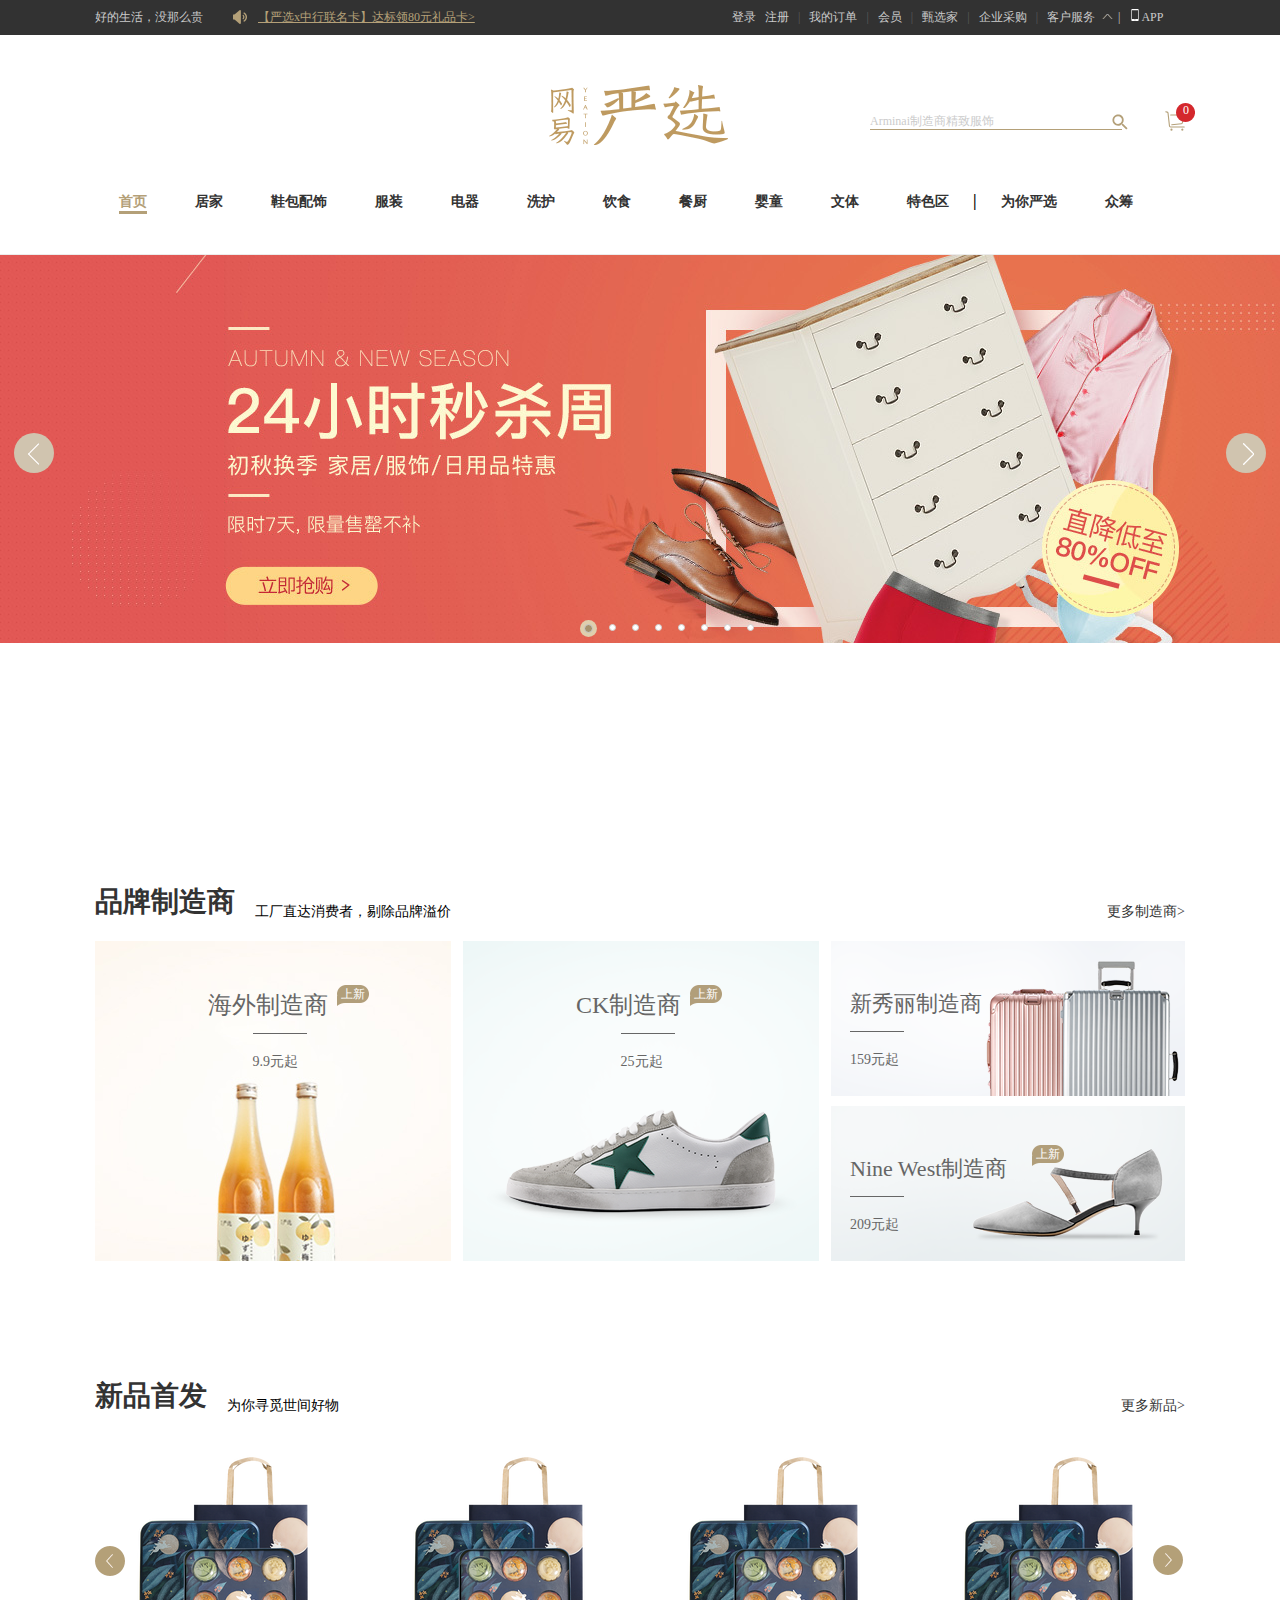
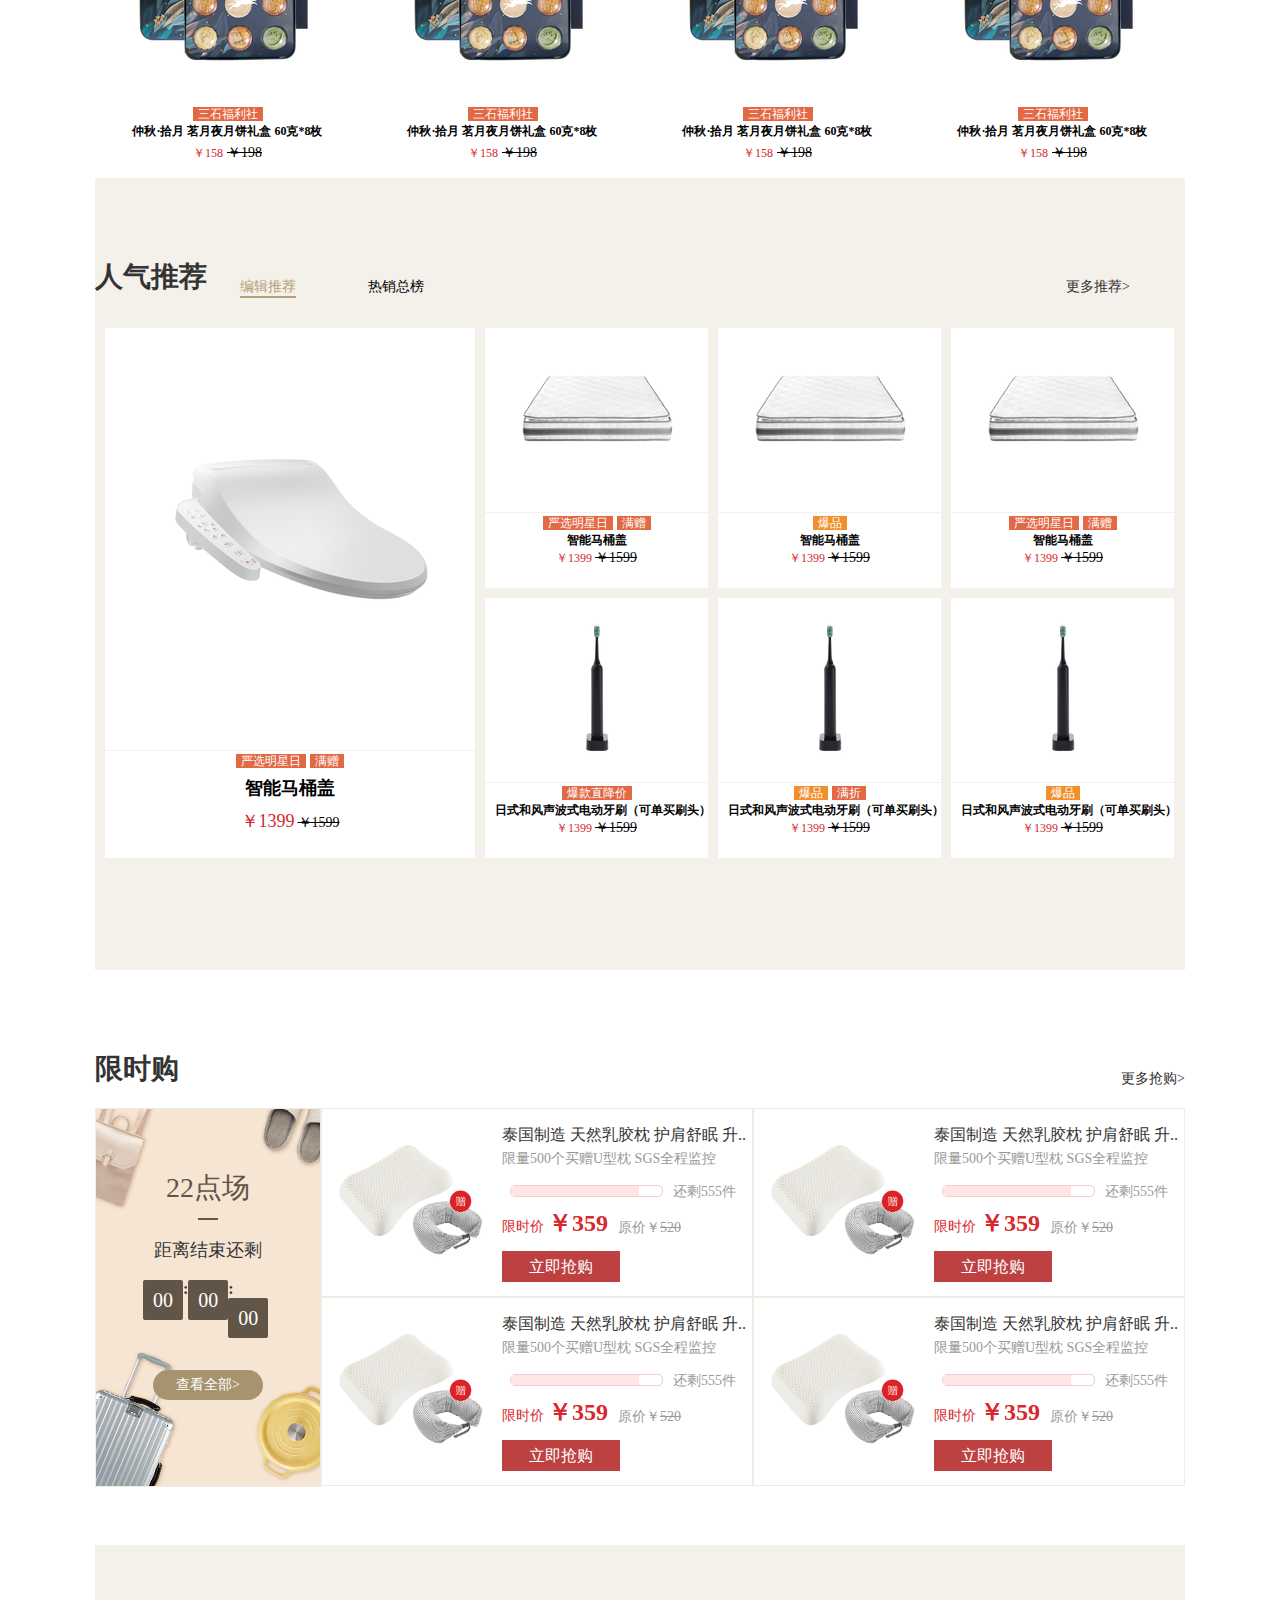
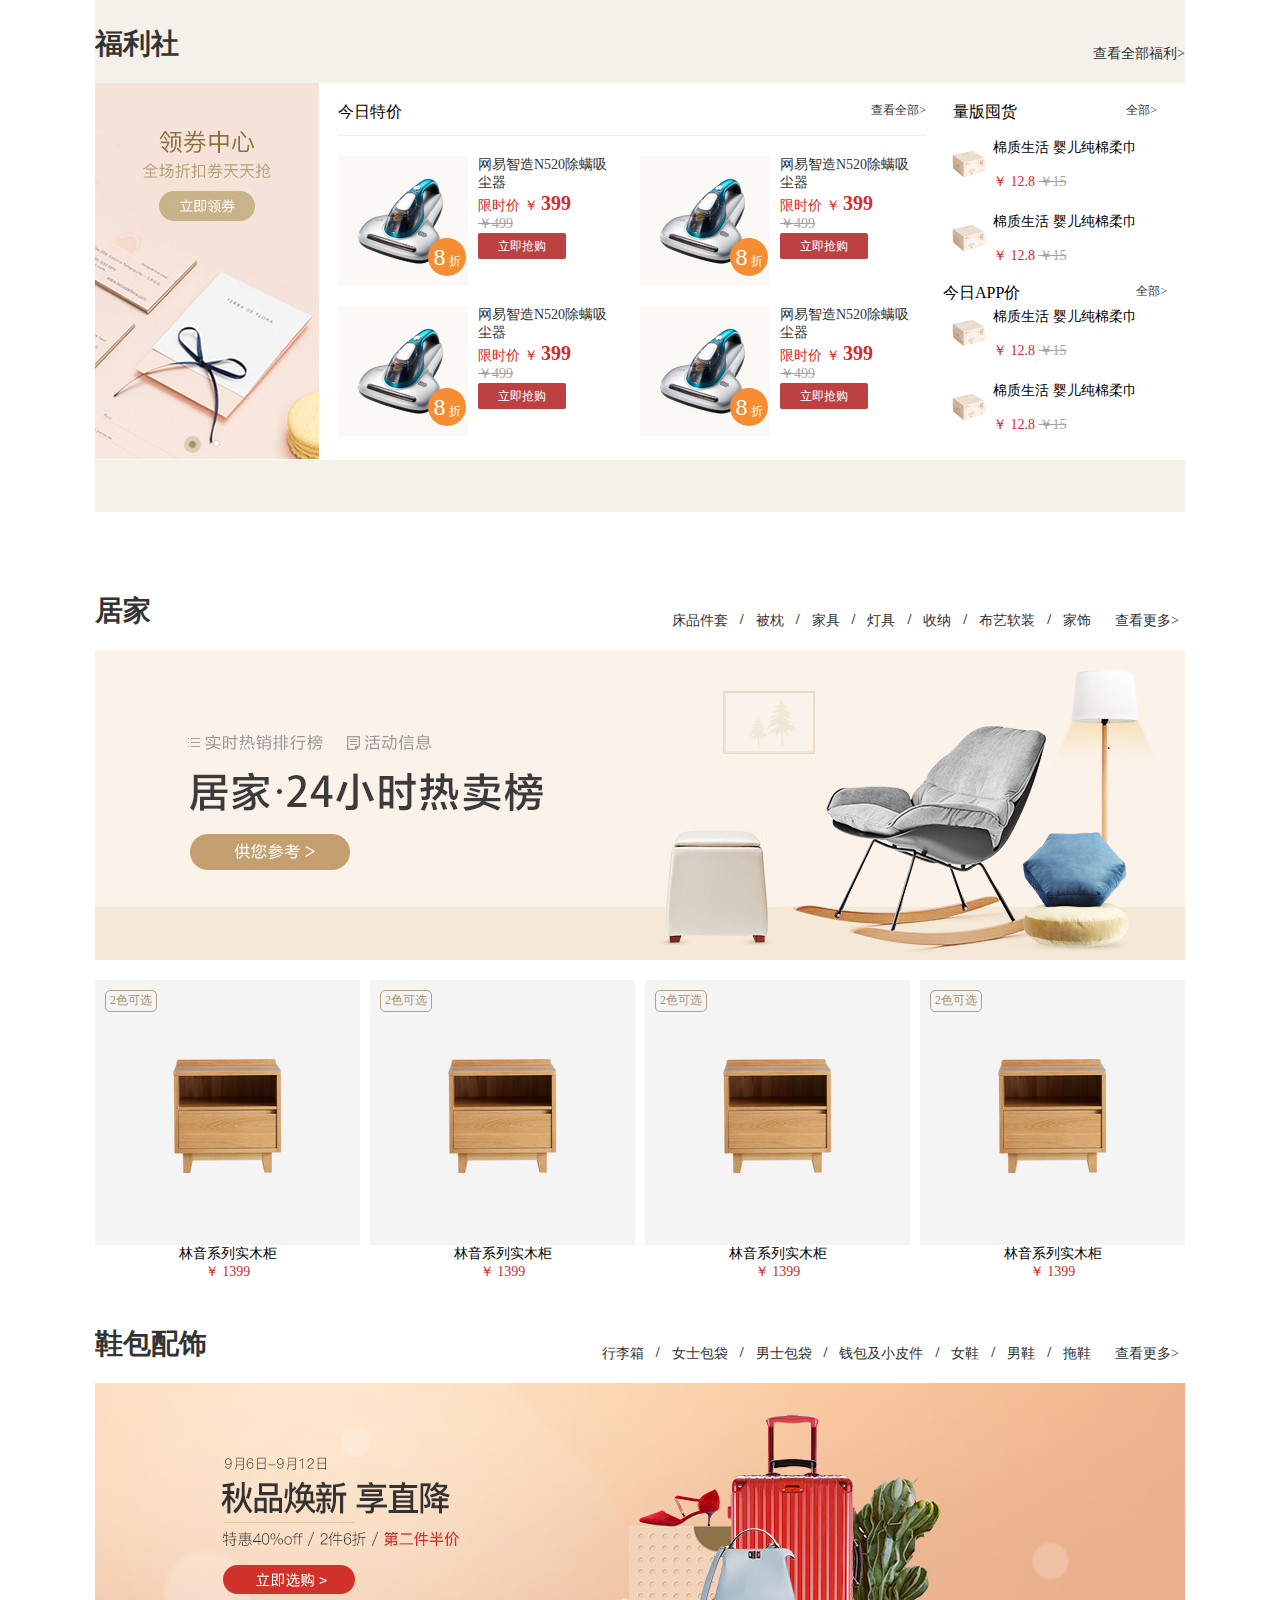
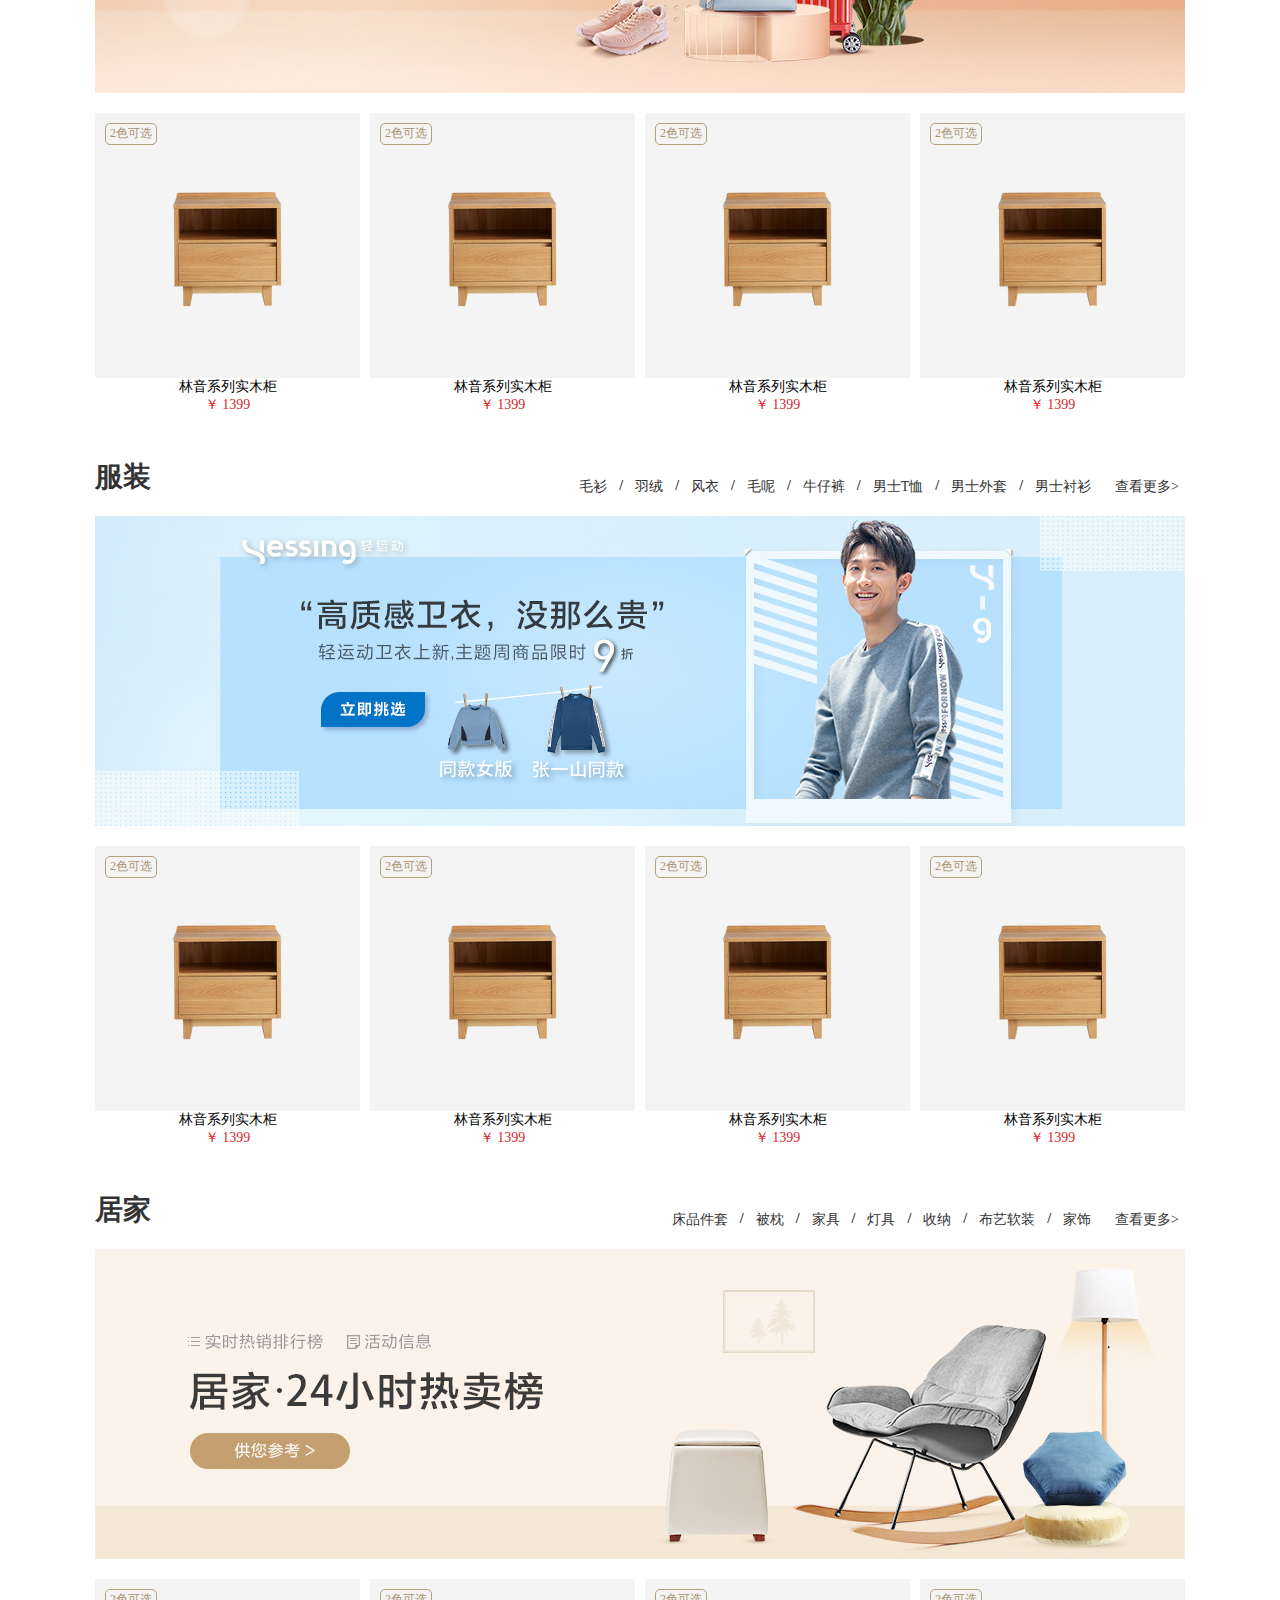
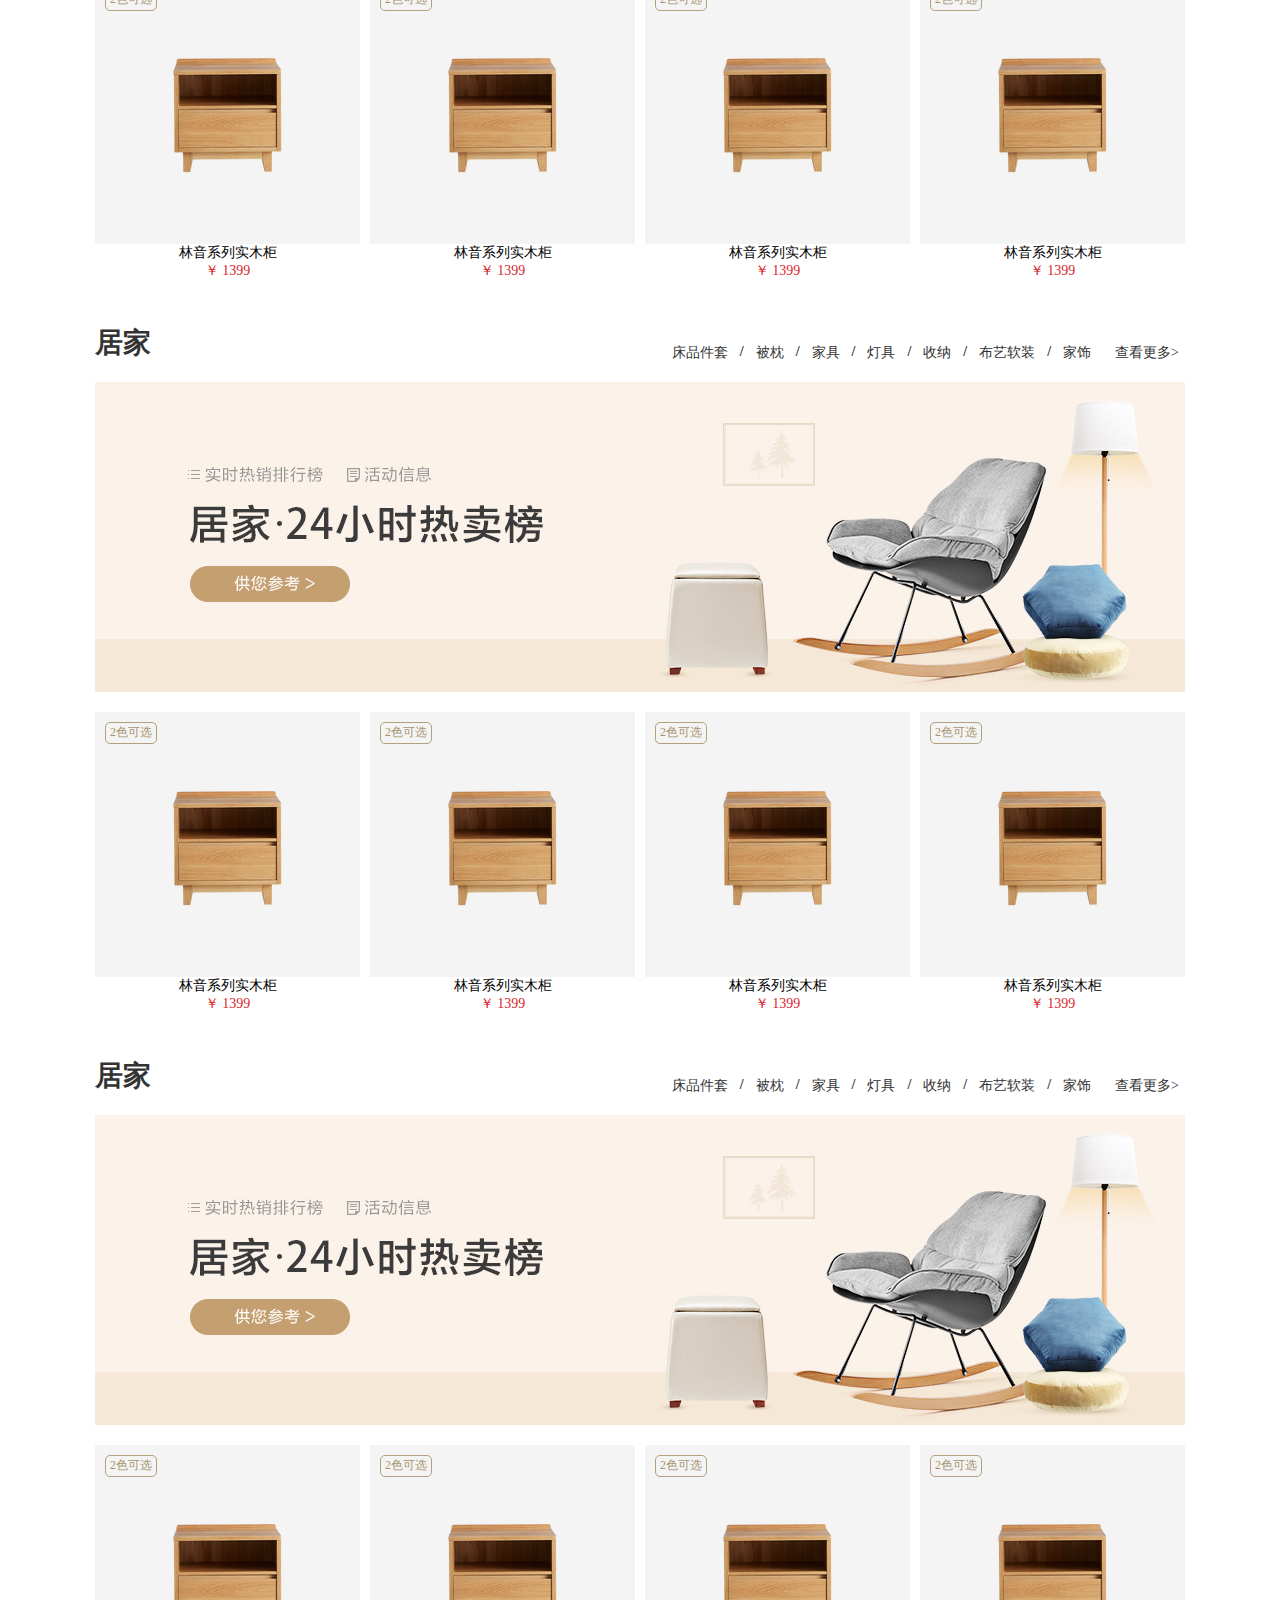
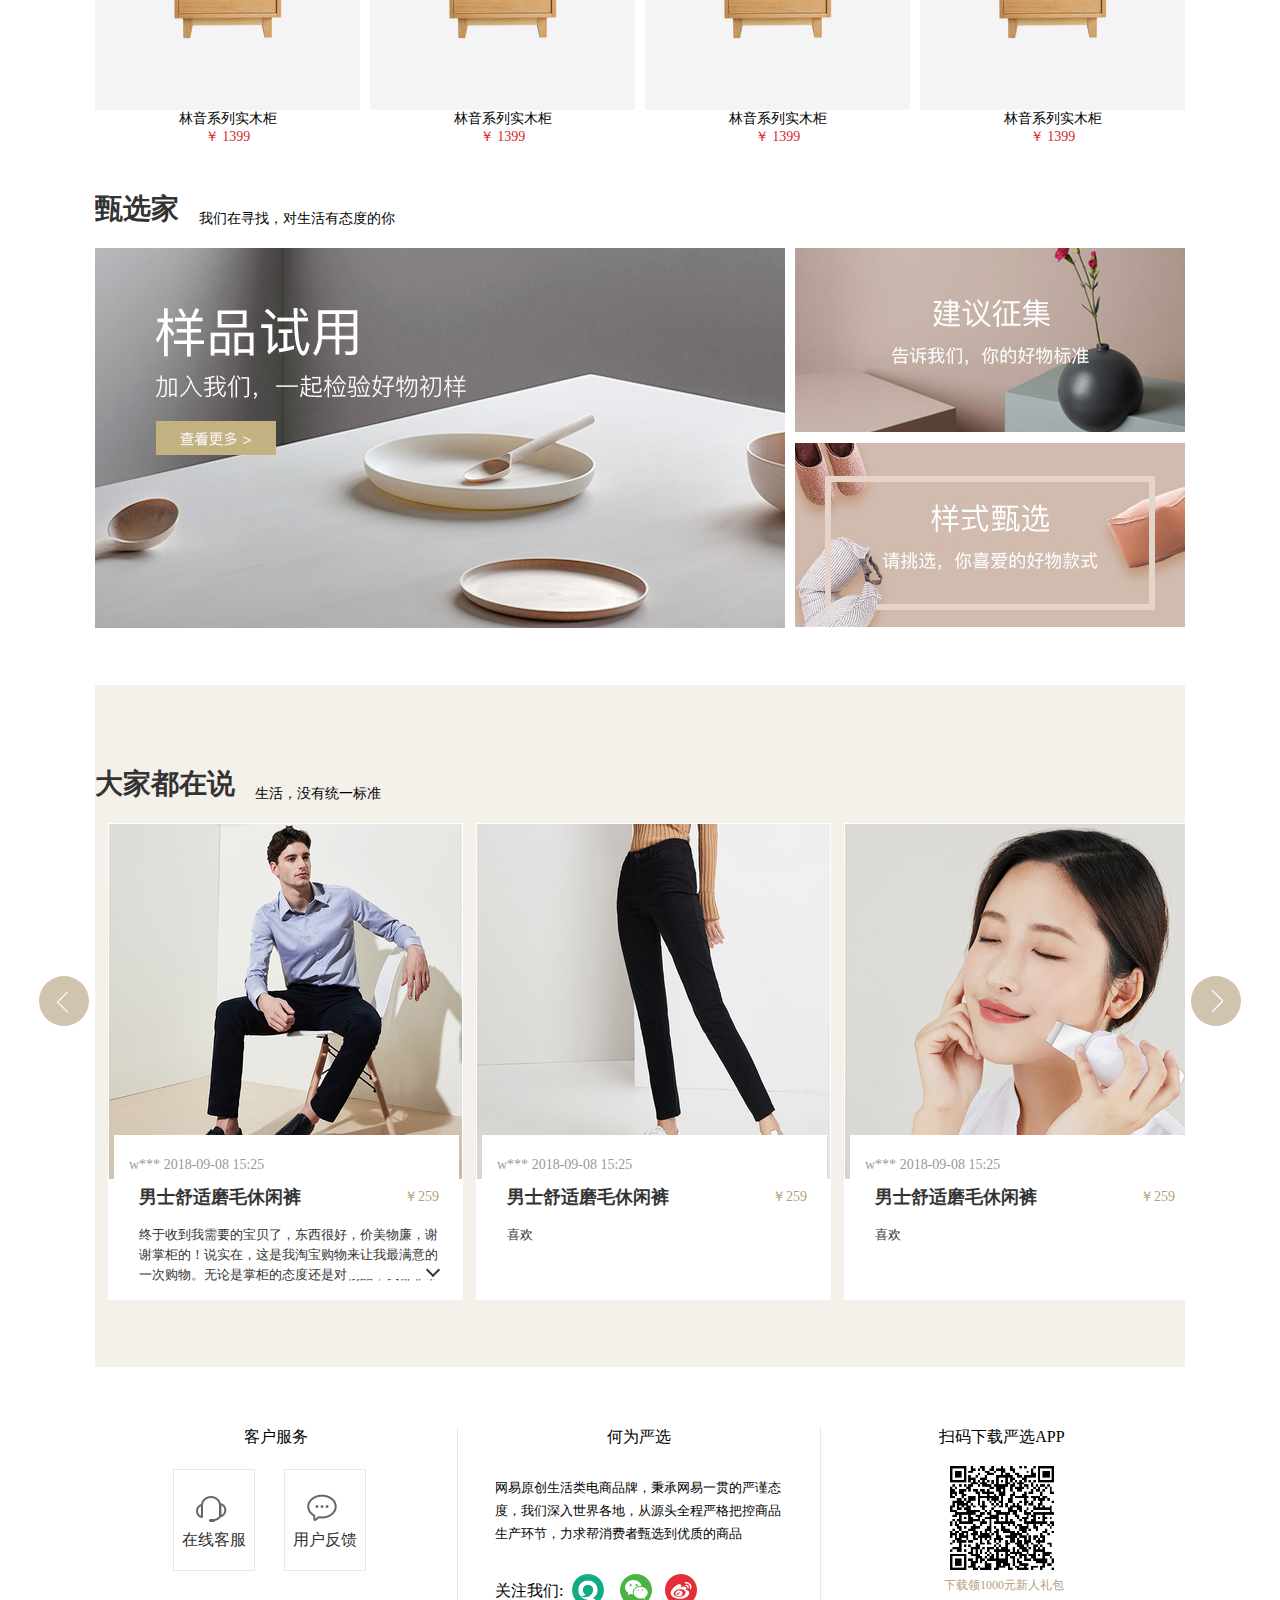
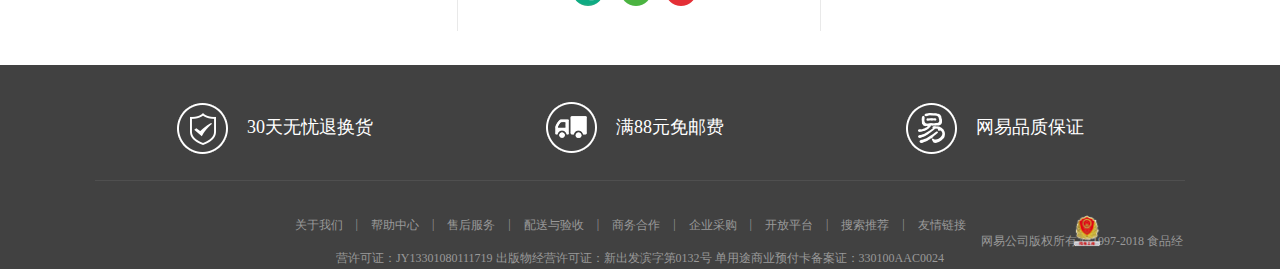
<file: index.html>
<!DOCTYPE html>
<html>

<head>

	<meta charset="utf-8" />
	<meta http-equiv="X-UA-Compatible" content="IE=edge">
	<title>网易严选 - 以严谨的态度，为中国消费者甄选天下优品</title>
	<meta name="viewport" content="width=device-width, initial-scale=1">
	<style type="text/css">
	</style>
	<link rel="stylesheet" href="css/index.css">
	<link rel="stylesheet" href="css/cssreset.css">
	<link rel="shortcut icon" href="img/favicon.ico" />
	<link rel="bookmark" href="img/favicon.ico" />
</head>

<body>
	<div class="Nav">
		<div class="Nav_1">
			<nav class="nav2">
				<span class="minilogo"></span>
				<ul>
				<li class="li2">
					<a href="index.html" class="first">首页</a>
				</li>
				<li>
					<a href="html/details.html">居家</a>
					<span></span>
					<div class="nav_1">
						<ul>
							<p>床品</p>
							<li>
								<a href="html/Project.html">
									<img src="img/chuang.png" style="width: 50px">
									<span>床品被套</span>
								</a>
							</li>
							<li>
								<a href="#">
									<img src="img/chuang.png" style="width: 50px">
									<span>被枕</span>
								</a>
							</li>
						</ul>
						<ul>
							<p>床品</p>
							<li>
								<a href="#">
									<img src="img/chuang.png" style="width: 50px">
									<span>床品被套</span>
								</a>
							</li>
							<li>
								<a href="#">
									<img src="img/chuang.png" style="width: 50px">
									<span>床品被套</span>
								</a>
							</li>
						</ul>
						<ul>
							<p>床品</p>
							<li>
								<a href="#">
									<img src="img/chuang.png" style="width: 50px">
									<span>床品被套</span>
								</a>
							</li>
							<li>
								<a href="#">
									<img src="img/chuang.png" style="width: 50px">
									<span>床品被套</span>
								</a>
							</li>
						</ul>
						<ul>
							<p>床品</p>
							<li>
								<a href="#">
									<img src="img/chuang.png" style="width: 50px">
									<span>床品被套</span>
								</a>
							</li>
							<li>
								<a href="#">
									<img src="img/chuang.png" style="width: 50px">
									<span>床品被套</span>
								</a>
							</li>
						</ul>
					</div>
				</li>
				<li>
					<a href="#">鞋包配饰</a>
					<span></span>
					<div class="nav_1">
						<ul>
							<p>床品</p>
							<li>
								<a href="#">
									<img src="img/chuang.png" style="width: 50px">
									<span>床品被套</span>
								</a>
							</li>
							<li>
								<a href="#">
									<img src="img/chuang.png" style="width: 50px">
									<span>床品被套</span>
								</a>
							</li>
						</ul>
						<ul>
							<p>床品</p>
							<li>
								<a href="#">
									<img src="img/chuang.png" style="width: 50px">
									<span>床品被套</span>
								</a>
							</li>
							<li>
								<a href="#">
									<img src="img/chuang.png" style="width: 50px">
									<span>床品被套</span>
								</a>
							</li>
						</ul>
						<ul>
							<p>床品</p>
							<li>
								<a href="#">
									<img src="img/chuang.png" style="width: 50px">
									<span>床品被套</span>
								</a>
							</li>
							<li>
								<a href="#">
									<img src="img/chuang.png" style="width: 50px">
									<span>床品被套</span>
								</a>
							</li>
						</ul>
						<ul>
							<p>床品</p>
							<li>
								<a href="#">
									<img src="img/chuang.png" style="width: 50px">
									<span>床品被套</span>
								</a>
							</li>
							<li>
								<a href="#">
									<img src="img/chuang.png" style="width: 50px">
									<span>床品被套</span>
								</a>
							</li>
						</ul>
					</div>
				</li>
				<li>
					<a href="#">服装</a>
					<span></span>
					<div class="nav_1">
						<ul>
							<p>床品</p>
							<li>
								<a href="#">
									<img src="img/chuang.png" style="width: 50px">
									<span>床品被套</span>
								</a>
							</li>
							<li>
								<a href="#">
									<img src="img/chuang.png" style="width: 50px">
									<span>床品被套</span>
								</a>
							</li>
						</ul>
						<ul>
							<p>床品</p>
							<li>
								<a href="#">
									<img src="img/chuang.png" style="width: 50px">
									<span>床品被套</span>
								</a>
							</li>
							<li>
								<a href="#">
									<img src="img/chuang.png" style="width: 50px">
									<span>床品被套</span>
								</a>
							</li>
						</ul>
						<ul>
							<p>床品</p>
							<li>
								<a href="#">
									<img src="img/chuang.png" style="width: 50px">
									<span>床品被套</span>
								</a>
							</li>
							<li>
								<a href="#">
									<img src="img/chuang.png" style="width: 50px">
									<span>床品被套</span>
								</a>
							</li>
						</ul>
						<ul>
							<p>床品</p>
							<li>
								<a href="#">
									<img src="img/chuang.png" style="width: 50px">
									<span>床品被套</span>
								</a>
							</li>
							<li>
								<a href="#">
									<img src="img/chuang.png" style="width: 50px">
									<span>床品被套</span>
								</a>
							</li>
						</ul>
					</div>
				</li>
				<li>
					<a href="#">电器</a>
					<span></span>
					<div class="nav_1">
						<ul>
							<p>床品</p>
							<li>
								<a href="#">
									<img src="img/chuang.png" style="width: 50px">
									<span>床品被套</span>
								</a>
							</li>
							<li>
								<a href="#">
									<img src="img/chuang.png" style="width: 50px">
									<span>床品被套</span>
								</a>
							</li>
						</ul>
						<ul>
							<p>床品</p>
							<li>
								<a href="#">
									<img src="img/chuang.png" style="width: 50px">
									<span>床品被套</span>
								</a>
							</li>
							<li>
								<a href="#">
									<img src="img/chuang.png" style="width: 50px">
									<span>床品被套</span>
								</a>
							</li>
						</ul>
						<ul>
							<p>床品</p>
							<li>
								<a href="#">
									<img src="img/chuang.png" style="width: 50px">
									<span>床品被套</span>
								</a>
							</li>
							<li>
								<a href="#">
									<img src="img/chuang.png" style="width: 50px">
									<span>床品被套</span>
								</a>
							</li>
						</ul>
						<ul>
							<p>床品</p>
							<li>
								<a href="#">
									<img src="img/chuang.png" style="width: 50px">
									<span>床品被套</span>
								</a>
							</li>
							<li>
								<a href="#">
									<img src="img/chuang.png" style="width: 50px">
									<span>床品被套</span>
								</a>
							</li>
						</ul>
					</div>
				</li>
				<li>
					<a href="#">洗护</a>
					<span></span>
					<div class="nav_1">
						<ul>
							<p>床品</p>
							<li>
								<a href="#">
									<img src="img/chuang.png" style="width: 50px">
									<span>床品被套</span>
								</a>
							</li>
							<li>
								<a href="#">
									<img src="img/chuang.png" style="width: 50px">
									<span>床品被套</span>
								</a>
							</li>
						</ul>
						<ul>
							<p>床品</p>
							<li>
								<a href="#">
									<img src="img/chuang.png" style="width: 50px">
									<span>床品被套</span>
								</a>
							</li>
							<li>
								<a href="#">
									<img src="img/chuang.png" style="width: 50px">
									<span>床品被套</span>
								</a>
							</li>
						</ul>
						<ul>
							<p>床品</p>
							<li>
								<a href="#">
									<img src="img/chuang.png" style="width: 50px">
									<span>床品被套</span>
								</a>
							</li>
							<li>
								<a href="#">
									<img src="img/chuang.png" style="width: 50px">
									<span>床品被套</span>
								</a>
							</li>
						</ul>
						<ul>
							<p>床品</p>
							<li>
								<a href="#">
									<img src="img/chuang.png" style="width: 50px">
									<span>床品被套</span>
								</a>
							</li>
							<li>
								<a href="#">
									<img src="img/chuang.png" style="width: 50px">
									<span>床品被套</span>
								</a>
							</li>
						</ul>
					</div>
				</li>
				<li>
					<a href="#">饮食</a>
					<span></span>
					<div class="nav_1">
						<ul>
							<p>床品</p>
							<li>
								<a href="#">
									<img src="img/chuang.png" style="width: 50px">
									<span>床品被套</span>
								</a>
							</li>
							<li>
								<a href="#">
									<img src="img/chuang.png" style="width: 50px">
									<span>床品被套</span>
								</a>
							</li>
						</ul>
						<ul>
							<p>床品</p>
							<li>
								<a href="#">
									<img src="img/chuang.png" style="width: 50px">
									<span>床品被套</span>
								</a>
							</li>
							<li>
								<a href="#">
									<img src="img/chuang.png" style="width: 50px">
									<span>床品被套</span>
								</a>
							</li>
						</ul>
						<ul>
							<p>床品</p>
							<li>
								<a href="#">
									<img src="img/chuang.png" style="width: 50px">
									<span>床品被套</span>
								</a>
							</li>
							<li>
								<a href="#">
									<img src="img/chuang.png" style="width: 50px">
									<span>床品被套</span>
								</a>
							</li>
						</ul>
						<ul>
							<p>床品</p>
							<li>
								<a href="#">
									<img src="img/chuang.png" style="width: 50px">
									<span>床品被套</span>
								</a>
							</li>
							<li>
								<a href="#">
									<img src="img/chuang.png" style="width: 50px">
									<span>床品被套</span>
								</a>
							</li>
						</ul>
					</div>
				</li>
				<li>
					<a href="#">餐厨</a>
					<span></span>
					<div class="nav_1">
						<ul>
							<p>床品</p>
							<li>
								<a href="#">
									<img src="img/chuang.png" style="width: 50px">
									<span>床品被套</span>
								</a>
							</li>
							<li>
								<a href="#">
									<img src="img/chuang.png" style="width: 50px">
									<span>床品被套</span>
								</a>
							</li>
						</ul>
						<ul>
							<p>床品</p>
							<li>
								<a href="#">
									<img src="img/chuang.png" style="width: 50px">
									<span>床品被套</span>
								</a>
							</li>
							<li>
								<a href="#">
									<img src="img/chuang.png" style="width: 50px">
									<span>床品被套</span>
								</a>
							</li>
						</ul>
						<ul>
							<p>床品</p>
							<li>
								<a href="#">
									<img src="img/chuang.png" style="width: 50px">
									<span>床品被套</span>
								</a>
							</li>
							<li>
								<a href="#">
									<img src="img/chuang.png" style="width: 50px">
									<span>床品被套</span>
								</a>
							</li>
						</ul>
						<ul>
							<p>床品</p>
							<li>
								<a href="#">
									<img src="img/chuang.png" style="width: 50px">
									<span>床品被套</span>
								</a>
							</li>
							<li>
								<a href="#">
									<img src="img/chuang.png" style="width: 50px">
									<span>床品被套</span>
								</a>
							</li>
						</ul>
					</div>
				</li>
				<li>
					<a href="#">婴童</a>
					<span></span>
					<div class="nav_1">
						<ul>
							<p>床品</p>
							<li>
								<a href="#">
									<img src="img/chuang.png" style="width: 50px">
									<span>床品被套</span>
								</a>
							</li>
							<li>
								<a href="#">
									<img src="img/chuang.png" style="width: 50px">
									<span>床品被套</span>
								</a>
							</li>
						</ul>
						<ul>
							<p>床品</p>
							<li>
								<a href="#">
									<img src="img/chuang.png" style="width: 50px">
									<span>床品被套</span>
								</a>
							</li>
							<li>
								<a href="#">
									<img src="img/chuang.png" style="width: 50px">
									<span>床品被套</span>
								</a>
							</li>
						</ul>
						<ul>
							<p>床品</p>
							<li>
								<a href="#">
									<img src="img/chuang.png" style="width: 50px">
									<span>床品被套</span>
								</a>
							</li>
							<li>
								<a href="#">
									<img src="img/chuang.png" style="width: 50px">
									<span>床品被套</span>
								</a>
							</li>
						</ul>
						<ul>
							<p>床品</p>
							<li>
								<a href="#">
									<img src="img/chuang.png" style="width: 50px">
									<span>床品被套</span>
								</a>
							</li>
							<li>
								<a href="#">
									<img src="img/chuang.png" style="width: 50px">
									<span>床品被套</span>
								</a>
							</li>
						</ul>
					</div>
				</li>
				<li>
					<a href="#">文体</a>
					<span></span>
					<div class="nav_1">
						<ul>
							<p>床品</p>
							<li>
								<a href="#">
									<img src="img/chuang.png" style="width: 50px">
									<span>床品被套</span>
								</a>
							</li>
							<li>
								<a href="#">
									<img src="img/chuang.png" style="width: 50px">
									<span>床品被套</span>
								</a>
							</li>
						</ul>
						<ul>
							<p>床品</p>
							<li>
								<a href="#">
									<img src="img/chuang.png" style="width: 50px">
									<span>床品被套</span>
								</a>
							</li>
							<li>
								<a href="#">
									<img src="img/chuang.png" style="width: 50px">
									<span>床品被套</span>
								</a>
							</li>
						</ul>
						<ul>
							<p>床品</p>
							<li>
								<a href="#">
									<img src="img/chuang.png" style="width: 50px">
									<span>床品被套</span>
								</a>
							</li>
							<li>
								<a href="#">
									<img src="img/chuang.png" style="width: 50px">
									<span>床品被套</span>
								</a>
							</li>
						</ul>
						<ul>
							<p>床品</p>
							<li>
								<a href="#">
									<img src="img/chuang.png" style="width: 50px">
									<span>床品被套</span>
								</a>
							</li>
							<li>
								<a href="#">
									<img src="img/chuang.png" style="width: 50px">
									<span>床品被套</span>
								</a>
							</li>
						</ul>
					</div>
				</li>
				<li>
					<a href="#">特色区</a>
					<span></span>
					<div class="nav_1">
						<ul>
							<p>床品</p>
							<li>
								<a href="#">
									<img src="img/chuang.png" style="width: 50px">
									<span>床品被套</span>
								</a>
							</li>
							<li>
								<a href="#">
									<img src="img/chuang.png" style="width: 50px">
									<span>床品被套</span>
								</a>
							</li>
						</ul>
						<ul>
							<p>床品</p>
							<li>
								<a href="#">
									<img src="img/chuang.png" style="width: 50px">
									<span>床品被套</span>
								</a>
							</li>
							<li>
								<a href="#">
									<img src="img/chuang.png" style="width: 50px">
									<span>床品被套</span>
								</a>
							</li>
						</ul>
						<ul>
							<p>床品</p>
							<li>
								<a href="#">
									<img src="img/chuang.png" style="width: 50px">
									<span>床品被套</span>
								</a>
							</li>
							<li>
								<a href="#">
									<img src="img/chuang.png" style="width: 50px">
									<span>床品被套</span>
								</a>
							</li>
						</ul>
						<ul>
							<p>床品</p>
							<li>
								<a href="#">
									<img src="img/chuang.png" style="width: 50px">
									<span>床品被套</span>
								</a>
							</li>
							<li>
								<a href="#">
									<img src="img/chuang.png" style="width: 50px">
									<span>床品被套</span>
								</a>
							</li>
						</ul>
					</div>
				</li>

			</ul>
			</nav>
			<span class="minisearch"></span>
			<span class="miniuser"></span>
			<span class="minishopcar">
				<span class="shopcarnum">0</span>
			</span>
		</div>
	</div>
	<header>
		<div id="head">
			<svg class="icon" aria-hidden="true">
				<use xlink:href="#icon-daoju"></use>
			</svg>
			<span class="top_l"><a href="html/Brand.html">好的生活，没那么贵</a></span>
			 <span class="top_m">
                <span></span>【严选x中行联名卡】达标领80元礼品卡></span>
				
			<div class="top_r">
				<span>登录</span>
				<span>注册</span>
				<span class="ver">|</span>
				<span>我的订单</span>
				<span  class="ver">|</span>
				<span>会员</span>
				<span  class="ver">|</span>
				<span>甄选家</span>
				<span  class="ver">|</span>
				<span>企业采购</span>
				<span  class="ver">|</span>
				<span id="serve">客户服务
                    
						<span class="tap"></span>
						<div class="xs-nav">
							<span class="sjx"></span>
							<ul>
								<li>在线服务</li>
								<li>帮助中心</li>
								<li>商务合作</li>
								<li class="no">开放平台</li>
							</ul>
						</div>
					</span>
				<span>|</span>
				<span>
					<img src="img/phone.png">APP</span>
			</div>
		</div>
	</header>
	<div class="hbody">
		<h1>
			<span class="logo"></span>
		</h1>
		<p class="search">
			<input type="text" name="" placeholder="Arminai制造商精致服饰">
			<span>
				<img src="img/millor.png" id="large">
			</span>
			<span>
				<img src="img/shopcar.png" id="shopcar">
				<span class="shopcarnum2">0</span>

			</span>

		</p>
		<nav class="nav1">
			<ul>
				<li class="li1">
					<a href="#" class="Current current1">首页</a>
				</li>
				<li>
					<a href="html/details.html">居家</a>
					<span></span>
					<div class="nav_1">
						<ul>
							<p>床品</p>
							<li>
								<a href="#">
									<img src="img/chuang.png" style="width: 50px">
									<span>床品被套</span>
								</a>
							</li>
							<li>
								<a href="#">
									<img src="img/chuang.png" style="width: 50px">
									<span>被枕</span>
								</a>
							</li>
						</ul>
						<ul>
							<p>床品</p>
							<li>
								<a href="#">
									<img src="img/chuang.png" style="width: 50px">
									<span>床品被套</span>
								</a>
							</li>
							<li>
								<a href="#">
									<img src="img/chuang.png" style="width: 50px">
									<span>床品被套</span>
								</a>
							</li>
						</ul>
						<ul>
							<p>床品</p>
							<li>
								<a href="#">
									<img src="img/chuang.png" style="width: 50px">
									<span>床品被套</span>
								</a>
							</li>
							<li>
								<a href="#">
									<img src="img/chuang.png" style="width: 50px">
									<span>床品被套</span>
								</a>
							</li>
						</ul>
						<ul>
							<p>床品</p>
							<li>
								<a href="#">
									<img src="img/chuang.png" style="width: 50px">
									<span>床品被套</span>
								</a>
							</li>
							<li>
								<a href="#">
									<img src="img/chuang.png" style="width: 50px">
									<span>床品被套</span>
								</a>
							</li>
						</ul>
					</div>
				</li>
				<li>
					<a href="#">鞋包配饰</a>
					<span></span>
					<div class="nav_1">
						<ul>
							<p>床品</p>
							<li>
								<a href="#">
									<img src="img/chuang.png" style="width: 50px">
									<span>床品被套</span>
								</a>
							</li>
							<li>
								<a href="#">
									<img src="img/chuang.png" style="width: 50px">
									<span>床品被套</span>
								</a>
							</li>
						</ul>
						<ul>
							<p>床品</p>
							<li>
								<a href="#">
									<img src="img/chuang.png" style="width: 50px">
									<span>床品被套</span>
								</a>
							</li>
							<li>
								<a href="#">
									<img src="img/chuang.png" style="width: 50px">
									<span>床品被套</span>
								</a>
							</li>
						</ul>
						<ul>
							<p>床品</p>
							<li>
								<a href="#">
									<img src="img/chuang.png" style="width: 50px">
									<span>床品被套</span>
								</a>
							</li>
							<li>
								<a href="#">
									<img src="img/chuang.png" style="width: 50px">
									<span>床品被套</span>
								</a>
							</li>
						</ul>
						<ul>
							<p>床品</p>
							<li>
								<a href="#">
									<img src="img/chuang.png" style="width: 50px">
									<span>床品被套</span>
								</a>
							</li>
							<li>
								<a href="#">
									<img src="img/chuang.png" style="width: 50px">
									<span>床品被套</span>
								</a>
							</li>
						</ul>
					</div>
				</li>
				<li>
					<a href="#">服装</a>
					<span></span>
					<div class="nav_1">
						<ul>
							<p>床品</p>
							<li>
								<a href="#">
									<img src="img/chuang.png" style="width: 50px">
									<span>床品被套</span>
								</a>
							</li>
							<li>
								<a href="#">
									<img src="img/chuang.png" style="width: 50px">
									<span>床品被套</span>
								</a>
							</li>
						</ul>
						<ul>
							<p>床品</p>
							<li>
								<a href="#">
									<img src="img/chuang.png" style="width: 50px">
									<span>床品被套</span>
								</a>
							</li>
							<li>
								<a href="#">
									<img src="img/chuang.png" style="width: 50px">
									<span>床品被套</span>
								</a>
							</li>
						</ul>
						<ul>
							<p>床品</p>
							<li>
								<a href="#">
									<img src="img/chuang.png" style="width: 50px">
									<span>床品被套</span>
								</a>
							</li>
							<li>
								<a href="#">
									<img src="img/chuang.png" style="width: 50px">
									<span>床品被套</span>
								</a>
							</li>
						</ul>
						<ul>
							<p>床品</p>
							<li>
								<a href="#">
									<img src="img/chuang.png" style="width: 50px">
									<span>床品被套</span>
								</a>
							</li>
							<li>
								<a href="#">
									<img src="img/chuang.png" style="width: 50px">
									<span>床品被套</span>
								</a>
							</li>
						</ul>
					</div>
				</li>
				<li>
					<a href="#">电器</a>
					<span></span>
					<div class="nav_1">
						<ul>
							<p>床品</p>
							<li>
								<a href="#">
									<img src="img/chuang.png" style="width: 50px">
									<span>床品被套</span>
								</a>
							</li>
							<li>
								<a href="#">
									<img src="img/chuang.png" style="width: 50px">
									<span>床品被套</span>
								</a>
							</li>
						</ul>
						<ul>
							<p>床品</p>
							<li>
								<a href="#">
									<img src="img/chuang.png" style="width: 50px">
									<span>床品被套</span>
								</a>
							</li>
							<li>
								<a href="#">
									<img src="img/chuang.png" style="width: 50px">
									<span>床品被套</span>
								</a>
							</li>
						</ul>
						<ul>
							<p>床品</p>
							<li>
								<a href="#">
									<img src="img/chuang.png" style="width: 50px">
									<span>床品被套</span>
								</a>
							</li>
							<li>
								<a href="#">
									<img src="img/chuang.png" style="width: 50px">
									<span>床品被套</span>
								</a>
							</li>
						</ul>
						<ul>
							<p>床品</p>
							<li>
								<a href="#">
									<img src="img/chuang.png" style="width: 50px">
									<span>床品被套</span>
								</a>
							</li>
							<li>
								<a href="#">
									<img src="img/chuang.png" style="width: 50px">
									<span>床品被套</span>
								</a>
							</li>
						</ul>
					</div>
				</li>
				<li>
					<a href="#">洗护</a>
					<span></span>
					<div class="nav_1">
						<ul>
							<p>床品</p>
							<li>
								<a href="#">
									<img src="img/chuang.png" style="width: 50px">
									<span>床品被套</span>
								</a>
							</li>
							<li>
								<a href="#">
									<img src="img/chuang.png" style="width: 50px">
									<span>床品被套</span>
								</a>
							</li>
						</ul>
						<ul>
							<p>床品</p>
							<li>
								<a href="#">
									<img src="img/chuang.png" style="width: 50px">
									<span>床品被套</span>
								</a>
							</li>
							<li>
								<a href="#">
									<img src="img/chuang.png" style="width: 50px">
									<span>床品被套</span>
								</a>
							</li>
						</ul>
						<ul>
							<p>床品</p>
							<li>
								<a href="#">
									<img src="img/chuang.png" style="width: 50px">
									<span>床品被套</span>
								</a>
							</li>
							<li>
								<a href="#">
									<img src="img/chuang.png" style="width: 50px">
									<span>床品被套</span>
								</a>
							</li>
						</ul>
						<ul>
							<p>床品</p>
							<li>
								<a href="#">
									<img src="img/chuang.png" style="width: 50px">
									<span>床品被套</span>
								</a>
							</li>
							<li>
								<a href="#">
									<img src="img/chuang.png" style="width: 50px">
									<span>床品被套</span>
								</a>
							</li>
						</ul>
					</div>
				</li>
				<li>
					<a href="#">饮食</a>
					<span></span>
					<div class="nav_1">
						<ul>
							<p>床品</p>
							<li>
								<a href="#">
									<img src="img/chuang.png" style="width: 50px">
									<span>床品被套</span>
								</a>
							</li>
							<li>
								<a href="#">
									<img src="img/chuang.png" style="width: 50px">
									<span>床品被套</span>
								</a>
							</li>
						</ul>
						<ul>
							<p>床品</p>
							<li>
								<a href="#">
									<img src="img/chuang.png" style="width: 50px">
									<span>床品被套</span>
								</a>
							</li>
							<li>
								<a href="#">
									<img src="img/chuang.png" style="width: 50px">
									<span>床品被套</span>
								</a>
							</li>
						</ul>
						<ul>
							<p>床品</p>
							<li>
								<a href="#">
									<img src="img/chuang.png" style="width: 50px">
									<span>床品被套</span>
								</a>
							</li>
							<li>
								<a href="#">
									<img src="img/chuang.png" style="width: 50px">
									<span>床品被套</span>
								</a>
							</li>
						</ul>
						<ul>
							<p>床品</p>
							<li>
								<a href="#">
									<img src="img/chuang.png" style="width: 50px">
									<span>床品被套</span>
								</a>
							</li>
							<li>
								<a href="#">
									<img src="img/chuang.png" style="width: 50px">
									<span>床品被套</span>
								</a>
							</li>
						</ul>
					</div>
				</li>
				<li>
					<a href="#">餐厨</a>
					<span></span>
					<div class="nav_1">
						<ul>
							<p>床品</p>
							<li>
								<a href="#">
									<img src="img/chuang.png" style="width: 50px">
									<span>床品被套</span>
								</a>
							</li>
							<li>
								<a href="#">
									<img src="img/chuang.png" style="width: 50px">
									<span>床品被套</span>
								</a>
							</li>
						</ul>
						<ul>
							<p>床品</p>
							<li>
								<a href="#">
									<img src="img/chuang.png" style="width: 50px">
									<span>床品被套</span>
								</a>
							</li>
							<li>
								<a href="#">
									<img src="img/chuang.png" style="width: 50px">
									<span>床品被套</span>
								</a>
							</li>
						</ul>
						<ul>
							<p>床品</p>
							<li>
								<a href="#">
									<img src="img/chuang.png" style="width: 50px">
									<span>床品被套</span>
								</a>
							</li>
							<li>
								<a href="#">
									<img src="img/chuang.png" style="width: 50px">
									<span>床品被套</span>
								</a>
							</li>
						</ul>
						<ul>
							<p>床品</p>
							<li>
								<a href="#">
									<img src="img/chuang.png" style="width: 50px">
									<span>床品被套</span>
								</a>
							</li>
							<li>
								<a href="#">
									<img src="img/chuang.png" style="width: 50px">
									<span>床品被套</span>
								</a>
							</li>
						</ul>
					</div>
				</li>
				<li>
					<a href="#">婴童</a>
					<span></span>
					<div class="nav_1">
						<ul>
							<p>床品</p>
							<li>
								<a href="#">
									<img src="img/chuang.png" style="width: 50px">
									<span>床品被套</span>
								</a>
							</li>
							<li>
								<a href="#">
									<img src="img/chuang.png" style="width: 50px">
									<span>床品被套</span>
								</a>
							</li>
						</ul>
						<ul>
							<p>床品</p>
							<li>
								<a href="#">
									<img src="img/chuang.png" style="width: 50px">
									<span>床品被套</span>
								</a>
							</li>
							<li>
								<a href="#">
									<img src="img/chuang.png" style="width: 50px">
									<span>床品被套</span>
								</a>
							</li>
						</ul>
						<ul>
							<p>床品</p>
							<li>
								<a href="#">
									<img src="img/chuang.png" style="width: 50px">
									<span>床品被套</span>
								</a>
							</li>
							<li>
								<a href="#">
									<img src="img/chuang.png" style="width: 50px">
									<span>床品被套</span>
								</a>
							</li>
						</ul>
						<ul>
							<p>床品</p>
							<li>
								<a href="#">
									<img src="img/chuang.png" style="width: 50px">
									<span>床品被套</span>
								</a>
							</li>
							<li>
								<a href="#">
									<img src="img/chuang.png" style="width: 50px">
									<span>床品被套</span>
								</a>
							</li>
						</ul>
					</div>
				</li>
				<li>
					<a href="#">文体</a>
					<span></span>
					<div class="nav_1">
						<ul>
							<p>床品</p>
							<li>
								<a href="#">
									<img src="img/chuang.png" style="width: 50px">
									<span>床品被套</span>
								</a>
							</li>
							<li>
								<a href="#">
									<img src="img/chuang.png" style="width: 50px">
									<span>床品被套</span>
								</a>
							</li>
						</ul>
						<ul>
							<p>床品</p>
							<li>
								<a href="#">
									<img src="img/chuang.png" style="width: 50px">
									<span>床品被套</span>
								</a>
							</li>
							<li>
								<a href="#">
									<img src="img/chuang.png" style="width: 50px">
									<span>床品被套</span>
								</a>
							</li>
						</ul>
						<ul>
							<p>床品</p>
							<li>
								<a href="#">
									<img src="img/chuang.png" style="width: 50px">
									<span>床品被套</span>
								</a>
							</li>
							<li>
								<a href="#">
									<img src="img/chuang.png" style="width: 50px">
									<span>床品被套</span>
								</a>
							</li>
						</ul>
						<ul>
							<p>床品</p>
							<li>
								<a href="#">
									<img src="img/chuang.png" style="width: 50px">
									<span>床品被套</span>
								</a>
							</li>
							<li>
								<a href="#">
									<img src="img/chuang.png" style="width: 50px">
									<span>床品被套</span>
								</a>
							</li>
						</ul>
					</div>
				</li>
				<li>
					<a href="#">特色区</a>
					<span></span>
					<div class="nav_1">
						<ul>
							<p>床品</p>
							<li>
								<a href="#">
									<img src="img/chuang.png" style="width: 50px">
									<span>床品被套</span>
								</a>
							</li>
							<li>
								<a href="#">
									<img src="img/chuang.png" style="width: 50px">
									<span>床品被套</span>
								</a>
							</li>
						</ul>
						<ul>
							<p>床品</p>
							<li>
								<a href="#">
									<img src="img/chuang.png" style="width: 50px">
									<span>床品被套</span>
								</a>
							</li>
							<li>
								<a href="#">
									<img src="img/chuang.png" style="width: 50px">
									<span>床品被套</span>
								</a>
							</li>
						</ul>
						<ul>
							<p>床品</p>
							<li>
								<a href="#">
									<img src="img/chuang.png" style="width: 50px">
									<span>床品被套</span>
								</a>
							</li>
							<li>
								<a href="#">
									<img src="img/chuang.png" style="width: 50px">
									<span>床品被套</span>
								</a>
							</li>
						</ul>
						<ul>
							<p>床品</p>
							<li>
								<a href="#">
									<img src="img/chuang.png" style="width: 50px">
									<span>床品被套</span>
								</a>
							</li>
							<li>
								<a href="#">
									<img src="img/chuang.png" style="width: 50px">
									<span>床品被套</span>
								</a>
							</li>
						</ul>
					</div>
				</li>
				<li>
					<span>|</span>
				</li>
				<li>
					<a href="#">为你严选</a>
				</li>
				<li>
					<a href="#" class="a1">众筹</a>
				</li>
			</ul>
		</nav>
	</div>

	<!-- 轮播图 -->
	<div id="big">
		<ul id="pic">
			<li>
				<img src="img/pic1.jpg" alt="">
			</li>
			<li>
				<img src="img/pic2.jpg">
			</li>
			<li>
				<img src="img/pic3.jpg">
			</li>
			<li>
				<img src="img/pic4.jpg" alt="">
			</li>
			<li>
				<img src="img/pic5.jpg" alt="">
			</li>
			<li>
				<img src="img/pic6.jpg" alt="">
			</li>
			<li>
				<img src="img/pic7.jpg" alt="">
			</li>
			<li>
				<img src="img/pic8.jpg" alt="">
			</li>
		</ul>
		<span id="left"></span>
		<span id="right"></span>
		<ol class="circle">
			<li class="current"></li>
			<li></li>
			<li></li>
			<li></li>
			<li></li>
			<li></li>
			<li></li>
			<li></li>
		</ol>

	</div>
	<section class="section1">
		<div class="yx1">
			<h1>
				<a href="#">品牌制造商</a>
			</h1>
			<span>工厂直达消费者，剔除品牌溢价</span>
			<span class="right">
				<a href="#">更多制造商></a>
			</span>
		</div>
		<div class="yx1_1">
			<ul>
				<li>
					<span>海外制造商</span>
					<span id="new1">上新</span>
					<div>9.9元起</div>
					<img src="img/bpic1.jpg" alt="">
				</li>
				<li>
					<span>CK制造商</span>
					<span id="new2">上新</span>
					<div>25元起</div>
					<img src="img/bpic2.png" alt="">
				</li>
				<li>
					<div id="p1">
						<span>新秀丽制造商</span>
						<div>159元起</div>
						<img src="img/bpic6.png" alt="">
					</div>
					<div id="p2">
						<span>Nine West制造商</span>
						<span id="new3">上新</span>
						<div>209元起</div>
						<img src="img/bpic7.png" alt="">
					</div>
				</li>
			</ul>
		</div>

	</section>
	<section class="section2">
		<div class="yx1">
			<h1>
				<a href="#">新品首发</a>
			</h1>
			<span>为你寻觅世间好物</span>
			<span class="right">
				<a href="#">更多新品></a>
			</span>
		</div>
		<div class="yx1_2">
			<span id="left2"></span>
			<ul>

				<li>

					<img src="img/20180913_214908_010.png" alt="">
					<img src="img/20180913_214908_097.jpg" />
					<span class="Tag">三石福利社</span>
					<span>仲秋·拾月 茗月夜月饼礼盒 60克*8枚</span>
					<span class="price">￥158</span>
					<span class="clear">￥198</span>

				</li>
				<li>
					<img src="img/20180913_214908_010.png" alt="">
					<img src="img/20180913_214908_097.jpg" />
					<span class="Tag">三石福利社</span>
					<span>仲秋·拾月 茗月夜月饼礼盒 60克*8枚</span>
					<span class="price">￥158</span>
					<span class="clear">￥198</span>
				</li>
				<li>
					<img src="img/20180913_214908_010.png" alt="">
					<img src="img/20180913_214908_097.jpg" />
					<span class="Tag">三石福利社</span>
					<span>仲秋·拾月 茗月夜月饼礼盒 60克*8枚</span>
					<span class="price">￥158</span>
					<span class="clear">￥198</span>
				</li>
				<li>
					<img src="img/20180913_214908_010.png" alt="">
					<img src="img/20180913_214908_097.jpg" />
					<span class="Tag">三石福利社</span>
					<span>仲秋·拾月 茗月夜月饼礼盒 60克*8枚</span>
					<span class="price">￥158</span>
					<span class="clear">￥198</span>
				</li>
				<li>
					<img src="img/20180913_214908_011.png" alt="">
					<img src="img/20180913_214908_095.jpg" />
					<span class="Tag">三石福利社</span>
					<span>仲秋·拾月 茗月夜月饼礼盒 60克*8枚</span>
					<span class="price">￥158</span>
					<span class="clear">￥198</span>

				</li>
				<li>
					<img src="img/20180913_214908_011.png" alt="">
					<img src="img/20180913_214908_095.jpg" />
					<span class="Tag">三石福利社</span>
					<span>仲秋·拾月 茗月夜月饼礼盒 60克*8枚</span>
					<span class="price">￥158</span>
					<span class="clear">￥198</span>
				</li>
				<li>
					<img src="img/20180913_214908_011.png" alt="">
					<img src="img/20180913_214908_095.jpg" />
					<span class="Tag">三石福利社</span>
					<span>仲秋·拾月 茗月夜月饼礼盒 60克*8枚</span>
					<span class="price">￥158</span>
					<span class="clear">￥198</span>
				</li>
				<li>
					<img src="img/20180913_214908_011.png" alt="">
					<img src="img/20180913_214908_095.jpg" />
					<span class="Tag">三石福利社</span>
					<span>仲秋·拾月 茗月夜月饼礼盒 60克*8枚</span>
					<span class="price">￥158</span>
					<span class="clear">￥198</span>
				</li>
				<li>
					<img src="img/20180913_214908_012.jpg" alt="">
					<img src="img/zhen.jpg" />
					<span class="Tag">三石福利社</span>
					<span>仲秋·拾月 茗月夜月饼礼盒 60克*8枚</span>
					<span class="price">￥158</span>
					<span class="clear">￥198</span>

				</li>
				<li>
					<img src="img/20180913_214908_012.jpg" alt="">
					<img src="img/zhen.jpg" />
					<span class="Tag">三石福利社</span>
					<span>仲秋·拾月 茗月夜月饼礼盒 60克*8枚</span>
					<span class="price">￥158</span>
					<span class="clear">￥198</span>
				</li>
				<li>
					<img src="img/20180913_214908_012.jpg" alt="">
					<img src="img/zhen.jpg" />
					<span class="Tag">三石福利社</span>
					<span>仲秋·拾月 茗月夜月饼礼盒 60克*8枚</span>
					<span class="price">￥158</span>
					<span class="clear">￥198</span>
				</li>
				<li>
					<img src="img/20180913_214908_012.jpg" alt="">
					<img src="img/zhen.jpg" />
					<span class="Tag">三石福利社</span>
					<span>仲秋·拾月 茗月夜月饼礼盒 60克*8枚</span>
					<span class="price">￥158</span>
					<span class="clear">￥198</span>
				</li>
			</ul>
			<span id="right2"></span>
		</div>

	</section>
	<section class="section3">
		<div class="yx1">
			<h1>
				<a href="#">人气推荐</a>
			</h1>
			<span>
				<a class="current2">编辑推荐</a>
			</span>
			<span>
				<a>热销总榜</a>
			</span>
			<span class="right">
				<a href="#">更多推荐></a>
			</span>
		</div>
		<div class="yx2_2">
			<div>
				<img src="img/73a065d6fc8c32197b54421808c54788.png" />
				<div id="bigPic">
					<p>
						<span class="Tag">严选明星日</span>
						<span class="Tag">满赠</span>
					</p>
					<p>
						<span>智能马桶盖</span>
					</p>
					<p>
						<span class="price Price">￥1399</span>
						<span class="clear">￥1599</span>

					</p>
				</div>
			</div>
			<div>
				<img src="img/60de0631b077e236160a4d621c00ebe8.png" alt="">
				<div>
					<p>
						<span class="Tag">严选明星日</span>
						<span class="Tag">满赠</span>
					</p>
					<p>
						<span>智能马桶盖</span>
					</p>
					<p>
						<span class="price">￥1399</span>
						<span class="clear">￥1599</span>

					</p>
				</div>
			</div>
			<div>
				<img src="img/60de0631b077e236160a4d621c00ebe8.png" alt="">
				<div>
					<p>
						<span class="Tag hot">爆品</span>
					</p>
					<p>
						<span>智能马桶盖</span>
					</p>
					<p>
						<span class="price">￥1399</span>
						<span class="clear">￥1599</span>

					</p>
				</div>
			</div>
			<div>
				<img src="img/60de0631b077e236160a4d621c00ebe8.png" alt="">
				<div>
					<p>
						<span class="Tag">严选明星日</span>
						<span class="Tag">满赠</span>
					</p>
					<p>
						<span>智能马桶盖</span>
					</p>
					<p>
						<span class="price">￥1399</span>
						<span class="clear">￥1599</span>

					</p>
				</div>
			</div>
			<div>

				<img src="img/e5474a8f4fd5748079e2ba2ead806b51.png" alt="">
				<div>
					<p>
						<span class="Tag">爆款直降价</span>
					</p>
					<p>
						<span>日式和风声波式电动牙刷（可单买刷头）</span>
					</p>
					<p>
						<span class="price">￥1399</span>
						<span class="clear">￥1599</span>

					</p>
				</div>
			</div>

			<div>
				<img src="img/e5474a8f4fd5748079e2ba2ead806b51.png" alt="">
				<div>
					<p>
						<span class="Tag hot">爆品</span>
						<span class="Tag">满折</span>
					</p>
					<p>
						<span>日式和风声波式电动牙刷（可单买刷头）</span>
					</p>
					<p>
						<span class="price">￥1399</span>
						<span class="clear">￥1599</span>

					</p>
				</div>
			</div>
			<div>
				<img src="img/e5474a8f4fd5748079e2ba2ead806b51.png" alt="">
				<div>
					<p>
						<span class="Tag hot">爆品</span>
					</p>
					<p>
						<span>日式和风声波式电动牙刷（可单买刷头）</span>
					</p>
					<p>
						<span class="price">￥1399</span>
						<span class="clear">￥1599</span>

					</p>
				</div>
			</div>

	</section>
	<section class="section4">
		<div class="yx1">
			<h1>
				<a href="#">限时购</a>
			</h1>
			<span class="right">
				<a href="#">更多抢购></a>
			</span>
		</div>
		<div class="yx2_3">
			<div class="timeLeft">
				<a href="#"></a>
				<div>
					<p>
						22点场
					</p>
					<p></p>
					<p>
						<span>距离结束还剩</span>
					</p>
					<p class="time">
						<span></span>
						<span>:</span>
						<span></span>
						<span>:</span>
						<span></span>
					</p>
					<span>查看全部></span>
				</div>
			</div>
			<div>
				<img src="img/92beafffc7bc1ec98e895712c94693e0.png" alt="">

				<p>
					<span>泰国制造 天然乳胶枕 护肩舒眠 升..</span>
				</p>
				<p>
					<span>限量500个买赠U型枕 SGS全程监控</span>
				</p>
				<div class="number">
					<div></div>
				</div>
				<span>
					还剩
				</span>
				<span>555</span>
				<span>件</span>
				<p class="Pr">
					<span class="price2">限时价</span>
					<span class="Price2">￥359</span>
				</p>
				<div class="pr">
					<span>原价</span>
					<span>￥</span>
					<span class="clear">520</span>
				</div>
				<div class="now">
					<a href="#">立即抢购</a>
				</div>
			</div>
			<div>
				<img src="img/92beafffc7bc1ec98e895712c94693e0.png" alt="">

				<p>
					<span>泰国制造 天然乳胶枕 护肩舒眠 升..</span>
				</p>
				<p>
					<span>限量500个买赠U型枕 SGS全程监控</span>
				</p>
				<div class="number">
					<div></div>
				</div>
				<span>
					还剩
				</span>
				<span>555</span>
				<span>件</span>
				<p class="Pr">
					<span class="price2">限时价</span>
					<span class="Price2">￥359</span>
				</p>
				<div class="pr">
					<span>原价</span>
					<span>￥</span>
					<span class="clear">520</span>
				</div>
				<div class="now">
					<a href="#">立即抢购</a>
				</div>
			</div>
			<div>
				<img src="img/92beafffc7bc1ec98e895712c94693e0.png" alt="">

				<p>
					<span>泰国制造 天然乳胶枕 护肩舒眠 升..</span>
				</p>
				<p>
					<span>限量500个买赠U型枕 SGS全程监控</span>
				</p>
				<div class="number">
					<div></div>
				</div>
				<span>
					还剩
				</span>
				<span>555</span>
				<span>件</span>
				<p class="Pr">
					<span class="price2">限时价</span>
					<span class="Price2">￥359</span>
				</p>
				<div class="pr">
					<span>原价</span>
					<span>￥</span>
					<span class="clear">520</span>
				</div>
				<div class="now">
					<a href="#">立即抢购</a>
				</div>
			</div>
			<div>
				<img src="img/92beafffc7bc1ec98e895712c94693e0.png" alt="">

				<p>
					<span>泰国制造 天然乳胶枕 护肩舒眠 升..</span>
				</p>
				<p>
					<span>限量500个买赠U型枕 SGS全程监控</span>
				</p>
				<div class="number">
					<div></div>
				</div>
				<span>
					还剩
				</span>
				<span>555</span>
				<span>件</span>
				<p class="Pr">
					<span class="price2">限时价</span>
					<span class="Price2">￥359</span>
				</p>
				<div class="pr">
					<span>原价</span>
					<span>￥</span>
					<span class="clear">520</span>
				</div>
				<div class="now">
					<a href="#">立即抢购</a>
				</div>
			</div>
	</section>
	<section class="section5">
		<div class="yx1">
			<h1>
				<a href="#">福利社</a>
			</h1>
			<span class="right">
				<a href="#">查看全部福利></a>
			</span>
		</div>
		<div class="yx2_4">
			<div class="timeLeft2">
				<ul id="Pic">
					<li>
						<img src="img/1610063ac8ec92092f7df71fd89fb01e.jpg" alt="">
					</li>
					<li>
						<img src="img/6bdf4f98847c082cbb7c6820de335bf3.jpg" alt="">
					</li>
				</ul>
				<ol class="circle1">
					<li class="current"></li>
					<li></li>
				</ol>
				<div class="btn">
					<span id="left3"></span>
					<span id="right3"></span>
				</div>
			</div>
			<div class="timeMiddle2">
				<p id="Top">
					<span>今日特价</span>
					<span class="right">
						<a href="#">查看全部></a>
					</span>
				</p>
				<div>
					<div class="Goods">
						<img src="img/de5d87c7cb0f5f0d92a3e5d52019b55e.png" alt="">
						<p>网易智造N520除螨吸尘器</p>
						<span class="price2">限时价</span>
						<span class="price2">￥</span>
						<span class="Price2 num">399</span>

						<p>
							<span class="clear num1">￥499</span>
						</p>
						<span class="now1">立即抢购</span>
						<div class="discount">
							<span>8</span>
							<span>折</span>
						</div>

					</div>
					<div class="Goods">
						<img src="img/de5d87c7cb0f5f0d92a3e5d52019b55e.png" alt="">
						<p>网易智造N520除螨吸尘器</p>
						<span class="price2">限时价</span>
						<span class="price2">￥</span>
						<span class="Price2 num">399</span>

						<p>
							<span class="clear num1">￥499</span>
						</p>
						<span class="now1">立即抢购</span>
						<div class="discount">
							<span>8</span>
							<span>折</span>
						</div>

					</div>
					<div class="Goods">
						<img src="img/de5d87c7cb0f5f0d92a3e5d52019b55e.png" alt="">
						<p>网易智造N520除螨吸尘器</p>
						<span class="price2">限时价</span>
						<span class="price2">￥</span>
						<span class="Price2 num">399</span>

						<p>
							<span class="clear num1">￥499</span>
						</p>
						<span class="now1">立即抢购</span>
						<div class="discount">
							<span>8</span>
							<span>折</span>
						</div>

					</div>
					<div class="Goods">
						<img src="img/de5d87c7cb0f5f0d92a3e5d52019b55e.png" alt="">
						<p>网易智造N520除螨吸尘器</p>
						<span class="price2">限时价</span>
						<span class="price2">￥</span>
						<span class="Price2 num">399</span>

						<p>
							<span class="clear num1">￥499</span>
						</p>
						<span class="now1">立即抢购</span>
						<div class="discount">
							<span>8</span>
							<span>折</span>
						</div>
					</div>
				</div>
			</div>
			<div class="timeRight2">
				<p class="top1">
					<span>量版囤货</span>
					<span class="right">
						<a href="#">全部></a>
					</span>
					<div class="Goods1">
						<img src="img/88576f942d8286d3b6783e555c1a519b.png" />
						<p>
							<span>棉质生活 婴儿纯棉柔巾</span>
						</p>
						<p class="Pr">
							<span class="price2">￥</span>
							<span class="price2">12.8</span>
							<span class="clear num1">￥15</span>
						</p>

					</div>
				</p>
				<div class="Goods1">
					<img src="img/88576f942d8286d3b6783e555c1a519b.png" />
					<p>
						<span>棉质生活 婴儿纯棉柔巾</span>
					</p>
					<p class="Pr">
						<span class="price2">￥</span>
						<span class="price2">12.8</span>
						<span class="clear num1">￥15</span>
					</p>
				</div>
				<p class="top2">
					<span>今日APP价</span>
					<span class="right">
						<a href="#">全部></a>
					</span>
					<div class="Goods1">
						<img src="img/88576f942d8286d3b6783e555c1a519b.png" />
						<p>
							<span>棉质生活 婴儿纯棉柔巾</span>
						</p>
						<p class="Pr">
							<span class="price2">￥</span>
							<span class="price2">12.8</span>
							<span class="clear num1">￥15</span>
						</p>

					</div>
				</p>
				<div class="Goods1">
					<img src="img/88576f942d8286d3b6783e555c1a519b.png" />
					<p>
						<span>棉质生活 婴儿纯棉柔巾</span>
					</p>
					<p class="Pr">
						<span class="price2">￥</span>
						<span class="price2">12.8</span>
						<span class="clear num1">￥15</span>
					</p>
				</div>
			</div>

		</div>
	</section>
	<section class="section6">
		<div class="yx1 yx1_3">
			<h1>
				<a href="#">居家</a>
			</h1>

			<span class="right">
				<ul>
					<li>
						<a href="#">床品件套</a>
					</li>
					<li>/</li>
					<li>
						<a href="#">被枕</a>
					</li>
					<li>/</li>
					<li>
						<a href="#">家具</a>
					</li>
					<li>/</li>
					<li>
						<a href="#">灯具</a>
					</li>
					<li>/</li>
					<li>
						<a href="#">收纳</a>
					</li>
					<li>/</li>
					<li>
						<a href="#">布艺软装</a>
					</li>
					<li>/</li>
					<li>
						<a href="#">家饰</a>
					</li>
					<li>
						<a href="#" class="a2">查看更多></a>
					</li>
				</ul>
			</span>
		</div>

		<img src="img/20180910_194741_113.jpg" />

		<ul>
			<li>
				<div class="picBig">
					<img src="img/20180913_214908_058.png" />
				</div>
				<span class="mini">
					2色可选
				</span>
				<p>林音系列实木柜</p>
				<p class="price2">
					<span class="price2">￥</span>
					<span class="price2">1399</span>
				</p>
			</li>
			<li>
				<div class="picBig">
					<img src="img/20180913_214908_058.png" />
				</div>
				<span class="mini">
					2色可选
				</span>
				<p>林音系列实木柜</p>
				<p class="price2">
					<span class="price2">￥</span>
					<span class="price2">1399</span>
				</p>
			</li>
			<li>
				<div class="picBig">
					<img src="img/20180913_214908_058.png" />
				</div>
				<span class="mini">
					2色可选
				</span>
				<p>林音系列实木柜</p>
				<p class="price2">
					<span class="price2">￥</span>
					<span class="price2">1399</span>
				</p>
			</li>
			<li>
				<div class="picBig">
					<img src="img/20180913_214908_058.png" />
				</div>
				<span class="mini">
					2色可选
				</span>
				<p>林音系列实木柜</p>
				<p class="price2">
					<span class="price2">￥</span>
					<span class="price2">1399</span>
				</p>
			</li>
		</ul>
	</section>
	<section class="section6">
		<div class="yx1 yx1_3">
			<h1>
				<a href="#">鞋包配饰</a>
			</h1>

			<span class="right">
				<ul>
					<li>
						<a href="#">行李箱</a>
					</li>
					<li>/</li>
					<li>
						<a href="#">女士包袋</a>
					</li>
					<li>/</li>
					<li>
						<a href="#">男士包袋</a>
					</li>
					<li>/</li>
					<li>
						<a href="#">钱包及小皮件</a>
					</li>
					<li>/</li>
					<li>
						<a href="#">女鞋</a>
					</li>
					<li>/</li>
					<li>
						<a href="#">男鞋</a>
					</li>
					<li>/</li>
					<li>
						<a href="#">拖鞋</a>
					</li>
					<li>
						<a href="#" class="a2">查看更多></a>
					</li>
				</ul>
			</span>
		</div>

		<img src="img/20180910_194741_114.jpg" />

		<ul>
			<li>
				<div class="picBig">
					<img src="img/20180913_214908_058.png" />
				</div>
				<span class="mini">
					2色可选
				</span>
				<p>林音系列实木柜</p>
				<p class="price2">
					<span class="price2">￥</span>
					<span class="price2">1399</span>
				</p>
			</li>
			<li>
				<div class="picBig">
					<img src="img/20180913_214908_058.png" />
				</div>
				<span class="mini">
					2色可选
				</span>
				<p>林音系列实木柜</p>
				<p class="price2">
					<span class="price2">￥</span>
					<span class="price2">1399</span>
				</p>
			</li>
			<li>
				<div class="picBig">
					<img src="img/20180913_214908_058.png" />
				</div>
				<span class="mini">
					2色可选
				</span>
				<p>林音系列实木柜</p>
				<p class="price2">
					<span class="price2">￥</span>
					<span class="price2">1399</span>
				</p>
			</li>
			<li>
				<div class="picBig">
					<img src="img/20180913_214908_058.png" />
				</div>
				<span class="mini">
					2色可选
				</span>
				<p>林音系列实木柜</p>
				<p class="price2">
					<span class="price2">￥</span>
					<span class="price2">1399</span>
				</p>
			</li>
		</ul>
	</section>
	<section class="section6">
		<div class="yx1 yx1_3">
			<h1>
				<a href="#">服装</a>
			</h1>

			<span class="right">
				<ul>
					<li>
						<a href="#">毛衫</a>
					</li>
					<li>/</li>
					<li>
						<a href="#">羽绒</a>
					</li>
					<li>/</li>
					<li>
						<a href="#">风衣</a>
					</li>
					<li>/</li>
					<li>
						<a href="#">毛呢</a>
					</li>
					<li>/</li>
					<li>
						<a href="#">牛仔裤</a>
					</li>
					<li>/</li>
					<li>
						<a href="#">男士T恤</a>
					</li>
					<li>/</li>
					<li>
						<a href="#">男士外套</a>
					</li>
					<li>/</li>
					<li>
						<a href="#">男士衬衫</a>
					</li>
					<li>
						<a href="#" class="a2">查看更多></a>
					</li>
				</ul>
			</span>
		</div>

		<img src="img/20180910_194741_115.jpg" />

		<ul>
			<li>
				<div class="picBig">
					<img src="img/20180913_214908_058.png" />
				</div>
				<span class="mini">
					2色可选
				</span>
				<p>林音系列实木柜</p>
				<p class="price2">
					<span class="price2">￥</span>
					<span class="price2">1399</span>
				</p>
			</li>
			<li>
				<div class="picBig">
					<img src="img/20180913_214908_058.png" />
				</div>
				<span class="mini">
					2色可选
				</span>
				<p>林音系列实木柜</p>
				<p class="price2">
					<span class="price2">￥</span>
					<span class="price2">1399</span>
				</p>
			</li>
			<li>
				<div class="picBig">
					<img src="img/20180913_214908_058.png" />
				</div>
				<span class="mini">
					2色可选
				</span>
				<p>林音系列实木柜</p>
				<p class="price2">
					<span class="price2">￥</span>
					<span class="price2">1399</span>
				</p>
			</li>
			<li>
				<div class="picBig">
					<img src="img/20180913_214908_058.png" />
				</div>
				<span class="mini">
					2色可选
				</span>
				<p>林音系列实木柜</p>
				<p class="price2">
					<span class="price2">￥</span>
					<span class="price2">1399</span>
				</p>
			</li>
		</ul>
	</section>
	<section class="section6">
		<div class="yx1 yx1_3">
			<h1>
				<a href="#">居家</a>
			</h1>

			<span class="right">
				<ul>
					<li>
						<a href="#">床品件套</a>
					</li>
					<li>/</li>
					<li>
						<a href="#">被枕</a>
					</li>
					<li>/</li>
					<li>
						<a href="#">家具</a>
					</li>
					<li>/</li>
					<li>
						<a href="#">灯具</a>
					</li>
					<li>/</li>
					<li>
						<a href="#">收纳</a>
					</li>
					<li>/</li>
					<li>
						<a href="#">布艺软装</a>
					</li>
					<li>/</li>
					<li>
						<a href="#">家饰</a>
					</li>
					<li>
						<a href="#" class="a2">查看更多></a>
					</li>
				</ul>
			</span>
		</div>

		<img src="img/20180910_194741_113.jpg" />

		<ul>
			<li>
				<div class="picBig">
					<img src="img/20180913_214908_058.png" />
				</div>
				<span class="mini">
					2色可选
				</span>
				<p>林音系列实木柜</p>
				<p class="price2">
					<span class="price2">￥</span>
					<span class="price2">1399</span>
				</p>
			</li>
			<li>
				<div class="picBig">
					<img src="img/20180913_214908_058.png" />
				</div>
				<span class="mini">
					2色可选
				</span>
				<p>林音系列实木柜</p>
				<p class="price2">
					<span class="price2">￥</span>
					<span class="price2">1399</span>
				</p>
			</li>
			<li>
				<div class="picBig">
					<img src="img/20180913_214908_058.png" />
				</div>
				<span class="mini">
					2色可选
				</span>
				<p>林音系列实木柜</p>
				<p class="price2">
					<span class="price2">￥</span>
					<span class="price2">1399</span>
				</p>
			</li>
			<li>
				<div class="picBig">
					<img src="img/20180913_214908_058.png" />
				</div>
				<span class="mini">
					2色可选
				</span>
				<p>林音系列实木柜</p>
				<p class="price2">
					<span class="price2">￥</span>
					<span class="price2">1399</span>
				</p>
			</li>
		</ul>
	</section>
	<section class="section6">
		<div class="yx1 yx1_3">
			<h1>
				<a href="#">居家</a>
			</h1>

			<span class="right">
				<ul>
					<li>
						<a href="#">床品件套</a>
					</li>
					<li>/</li>
					<li>
						<a href="#">被枕</a>
					</li>
					<li>/</li>
					<li>
						<a href="#">家具</a>
					</li>
					<li>/</li>
					<li>
						<a href="#">灯具</a>
					</li>
					<li>/</li>
					<li>
						<a href="#">收纳</a>
					</li>
					<li>/</li>
					<li>
						<a href="#">布艺软装</a>
					</li>
					<li>/</li>
					<li>
						<a href="#">家饰</a>
					</li>
					<li>
						<a href="#" class="a2">查看更多></a>
					</li>
				</ul>
			</span>
		</div>

		<img src="img/20180910_194741_113.jpg" />

		<ul>
			<li>
				<div class="picBig">
					<img src="img/20180913_214908_058.png" />
				</div>
				<span class="mini">
					2色可选
				</span>
				<p>林音系列实木柜</p>
				<p class="price2">
					<span class="price2">￥</span>
					<span class="price2">1399</span>
				</p>
			</li>
			<li>
				<div class="picBig">
					<img src="img/20180913_214908_058.png" />
				</div>
				<span class="mini">
					2色可选
				</span>
				<p>林音系列实木柜</p>
				<p class="price2">
					<span class="price2">￥</span>
					<span class="price2">1399</span>
				</p>
			</li>
			<li>
				<div class="picBig">
					<img src="img/20180913_214908_058.png" />
				</div>
				<span class="mini">
					2色可选
				</span>
				<p>林音系列实木柜</p>
				<p class="price2">
					<span class="price2">￥</span>
					<span class="price2">1399</span>
				</p>
			</li>
			<li>
				<div class="picBig">
					<img src="img/20180913_214908_058.png" />
				</div>
				<span class="mini">
					2色可选
				</span>
				<p>林音系列实木柜</p>
				<p class="price2">
					<span class="price2">￥</span>
					<span class="price2">1399</span>
				</p>
			</li>
		</ul>
	</section>
	<section class="section6">
		<div class="yx1 yx1_3">
			<h1>
				<a href="#">居家</a>
			</h1>

			<span class="right">
				<ul>
					<li>
						<a href="#">床品件套</a>
					</li>
					<li>/</li>
					<li>
						<a href="#">被枕</a>
					</li>
					<li>/</li>
					<li>
						<a href="#">家具</a>
					</li>
					<li>/</li>
					<li>
						<a href="#">灯具</a>
					</li>
					<li>/</li>
					<li>
						<a href="#">收纳</a>
					</li>
					<li>/</li>
					<li>
						<a href="#">布艺软装</a>
					</li>
					<li>/</li>
					<li>
						<a href="#">家饰</a>
					</li>
					<li>
						<a href="#" class="a2">查看更多></a>
					</li>
				</ul>
			</span>
		</div>

		<img src="img/20180910_194741_113.jpg" />

		<ul>
			<li>
				<div class="picBig">
					<img src="img/20180913_214908_058.png" />
				</div>
				<span class="mini">
					2色可选
				</span>
				<p>林音系列实木柜</p>
				<p class="price2">
					<span class="price2">￥</span>
					<span class="price2">1399</span>
				</p>
			</li>
			<li>
				<div class="picBig">
					<img src="img/20180913_214908_058.png" />
				</div>
				<span class="mini">
					2色可选
				</span>
				<p>林音系列实木柜</p>
				<p class="price2">
					<span class="price2">￥</span>
					<span class="price2">1399</span>
				</p>
			</li>
			<li>
				<div class="picBig">
					<img src="img/20180913_214908_058.png" />
				</div>
				<span class="mini">
					2色可选
				</span>
				<p>林音系列实木柜</p>
				<p class="price2">
					<span class="price2">￥</span>
					<span class="price2">1399</span>
				</p>
			</li>
			<li>
				<div class="picBig">
					<img src="img/20180913_214908_058.png" />
				</div>
				<span class="mini">
					2色可选
				</span>
				<p>林音系列实木柜</p>
				<p class="price2">
					<span class="price2">￥</span>
					<span class="price2">1399</span>
				</p>
			</li>
		</ul>
	</section>
	<section class="section4 section7">
		<div class="yx1">
			<h1>
				<a href="#">甄选家</a>
			</h1>
			<span>我们在寻找，对生活有态度的你</span>

		</div>
		<div class="yx2_3 yx2_5">
			<a href="#"></a>
			<a href="#"></a>
			<a href="#"></a>
		</div>

	</section>
	<section class="section4 section8">
		<div class="yx1">
			<h1>
				<a href="#">大家都在说</a>
			</h1>
			<span>生活，没有统一标准</span>

		</div>
		<div class="out">
			<span class="left8"></span>
			<div class="yx2_6 yx2_6_2">

				<ul>
					<li>
						<img src="img/cpic1.jpg" />
						<div class="comment">
							<div id="Comment">
								<p class="Time">
									<span id="name">w***</span>
									<span id="date">2018-09-08</span>
									<span id="time">15:25</span>
								</p>
								<p>
									男士舒适磨毛休闲裤
									<span class="right1">￥259</span>
									<div>
										终于收到我需要的宝贝了，东西很好，价美物廉，谢谢掌柜的！说实在，这是我淘宝购物来让我最满意的一次购物。无论是掌柜的态度还是对物品，我都非常满意的。掌柜态度很专业热情，有问必答，回复也很快，我问了不少问题，他都不觉得烦，都会认真回答我，这点我向掌柜表示由衷的敬意，这样的好掌柜可不多。再说宝贝，正是我需要的，收到的时候包装完整，打开后让我惊喜的是，宝贝比我想象中的还要好！不得不得竖起大拇指。下次需要的时候我还会再来的，到时候麻烦掌柜给个优惠哦！
										<span class="xm-sjx"></span>
									</div>
								</p>
							</div>
						</div>
					</li>
					<li>
						<img src="img/cpic2.jpg" />
						<div class="comment1">
							<div id="Comment">
								<p class="Time">
									<span id="name">w***</span>
									<span id="date">2018-09-08</span>
									<span id="time">15:25</span>
								</p>
								<p>
									男士舒适磨毛休闲裤
									<span class="right1">￥259</span>
									<div>
										喜欢
										<span></span>
									</div>
								</p>
							</div>
						</div>
					</li>
					<li>
						<img src="img/cpic3.jpg" />
						<div class="comment1">
							<div id="Comment">
								<p class="Time">
									<span id="name">w***</span>
									<span id="date">2018-09-08</span>
									<span id="time">15:25</span>
								</p>
								<p>
									男士舒适磨毛休闲裤
									<span class="right1">￥259</span>
									<div>
										喜欢
										<span></span>
									</div>
								</p>
							</div>
						</div>
					</li>
					<li>
						<img src="img/cpic4.jpg" />
						<div class="comment1">
							<div id="Comment">
								<p class="Time">
									<span id="name">w***</span>
									<span id="date">2018-09-08</span>
									<span id="time">15:25</span>
								</p>
								<p>
									男士舒适磨毛休闲裤
									<span class="right1">￥259</span>
									<div>
										喜欢
										<span></span>
									</div>
								</p>
							</div>
						</div>
					</li>
					<li>
						<img src="img/cpic5.jpg" />
						<div class="comment1">
							<div id="Comment">
								<p class="Time">
									<span id="name">w***</span>
									<span id="date">2018-09-08</span>
									<span id="time">15:25</span>
								</p>
								<p>
									男士舒适磨毛休闲裤
									<span class="right1">￥259</span>
									<div>
										喜欢
										<span></span>
									</div>
								</p>
							</div>
						</div>
					</li>
					<li>
						<img src="img/cpic6.jpg" />
						<div class="comment1">
							<div id="Comment">
								<p class="Time">
									<span id="name">w***</span>
									<span id="date">2018-09-08</span>
									<span id="time">15:25</span>
								</p>
								<p>
									男士舒适磨毛休闲裤
									<span class="right1">￥259</span>
									<div>
										喜欢
										<span></span>
									</div>
								</p>
							</div>
						</div>
					</li>
					<li>
						<img src="img/cpic7.jpg" />
						<div class="comment1">
							<div id="Comment">
								<p class="Time">
									<span id="name">w***</span>
									<span id="date">2018-09-08</span>
									<span id="time">15:25</span>
								</p>
								<p>
									男士舒适磨毛休闲裤
									<span class="right1">￥259</span>
									<div>
										喜欢
										<span></span>
									</div>
								</p>
							</div>
						</div>
					</li>
					<li>
						<img src="img/cpic8.jpg" />
						<div class="comment1">
							<div id="Comment">
								<p class="Time">
									<span id="name">w***</span>
									<span id="date">2018-09-08</span>
									<span id="time">15:25</span>
								</p>
								<p>
									男士舒适磨毛休闲裤
									<span class="right1">￥259</span>
									<div>
										喜欢
										<span></span>
									</div>
								</p>
							</div>
						</div>
					</li>
					<li>
						<img src="img/cpic9.jpg" />
						<div class="comment1">
							<div id="Comment">
								<p class="Time">
									<span id="name">w***</span>
									<span id="date">2018-09-08</span>
									<span id="time">15:25</span>
								</p>
								<p>
									男士舒适磨毛休闲裤
									<span class="right1">￥259</span>
									<div>
										喜欢
										<span></span>
									</div>
								</p>
							</div>
						</div>
					</li>
					<li>
						<img src="img/cpic1.jpg" />
						<div class="comment">
							<div id="Comment">
								<p class="Time">
									<span id="name">w***</span>
									<span id="date">2018-09-08</span>
									<span id="time">15:25</span>
								</p>
								<p>
									男士舒适磨毛休闲裤
									<span class="right1">￥259</span>
									<div>
										终于收到我需要的宝贝了，东西很好，价美物廉，谢谢掌柜的！说实在，这是我淘宝购物来让我最满意的一次购物。无论是掌柜的态度还是对物品，我都非常满意的。掌柜态度很专业热情，有问必答，回复也很快，我问了不少问题，他都不觉得烦，都会认真回答我，这点我向掌柜表示由衷的敬意，这样的好掌柜可不多。再说宝贝，正是我需要的，收到的时候包装完整，打开后让我惊喜的是，宝贝比我想象中的还要好！不得不得竖起大拇指。下次需要的时候我还会再来的，到时候麻烦掌柜给个优惠哦！
										<span class="xm-sjx"></span>
									</div>
								</p>
							</div>
						</div>
					</li>
					<li>
						<img src="img/cpic2.jpg" />
						<div class="comment1">
							<div id="Comment">
								<p class="Time">
									<span id="name">w***</span>
									<span id="date">2018-09-08</span>
									<span id="time">15:25</span>
								</p>
								<p>
									男士舒适磨毛休闲裤
									<span class="right1">￥259</span>
									<div>
										喜欢
									</div>
								</p>
							</div>
						</div>
					</li>
					<li>
						<img src="img/cpic3.jpg" />
						<div class="comment1">
							<div id="Comment">
								<p class="Time">
									<span id="name">w***</span>
									<span id="date">2018-09-08</span>
									<span id="time">15:25</span>
								</p>
								<p>
									男士舒适磨毛休闲裤
									<span class="right1">￥259</span>
									<div>
										网易原创生活类电商品牌，秉承网易一贯的严谨态度，我们深入世界各地，从源头全程严格把控商品生产环节，力求帮消费者甄选到优质的商品

									</div>
								</p>
							</div>
						</div>
					</li>


				</ul>
			</div>
			<span class="right8"></span>
		</div>

	</section>
	<footer>
		<div id="foot1">
			<div id="foot1_1">
				<div class="foot1_1">
					客户服务
					<ul>
						<li>
							<a href="#"></a>
							<p id="service">在线客服</p>
						</li>
						<li>
							<a href="#"></a>
							<p id="user">用户反馈</p>
						</li>
					</ul>
				</div>
				<div class="foot1_2">
					何为严选
					<div>
						网易原创生活类电商品牌，秉承网易一贯的严谨态度，我们深入世界各地，从源头全程严格把控商品生产环节，力求帮消费者甄选到优质的商品
					</div>
					<p class="focus">关注我们:</p>
					<span id="qq">
						<span class="sjx1"></span>
						<img src="img/q1.png" alt="">
					</span>
					<span id="wetchat">
						<span class="sjx1"></span>
						<img src="img/weixin1.png" alt="">
					</span>
					<span id="weibo"></span>

				</div>
				<div class="foot1_3">
					扫码下载严选APP
					<img src="img/download.png" alt="">
					<p>下载领1000元新人礼包</p>
				</div>
			</div>
		</div>
		<div id="foot2">
			<div class="foot2_1">
				<div>
					<span id="logo1"></span>30天无忧退换货
				</div>
				<div>
					<span id="logo2"></span>满88元免邮费
				</div>
				<div>
					<span id="logo3"></span>网易品质保证
				</div>
			</div>
			<div class="foot2_2">
				<ul>
					<li>关于我们</li>
					<li>|</li>
					<li>帮助中心</li>
					<li>|</li>
					<li>售后服务</li>
					<li>|</li>
					<li>配送与验收</li>
					<li>|</li>
					<li>商务合作</li>
					<li>|</li>
					<li>企业采购</li>
					<li>|</li>
					<li>开放平台</li>
					<li>|</li>
					<li>搜索推荐</li>
					<li>|</li>
					<li>友情链接</li>
				</ul>
				<p>网易公司版权所有 © 1997-2018 食品经营许可证：JY13301080111719 出版物经营许可证：新出发滨字第0132号 单用途商业预付卡备案证：330100AAC0024</p>
				<span id="logo4">
					<img src="img/gongshang.gif" alt="">
				</span>
			</div>
		</div>
	</footer>

	<script src="js/jquery-3.2.1.min.js"></script>
	<script src="js/main.js"></script>
</body>

</html>
</file>
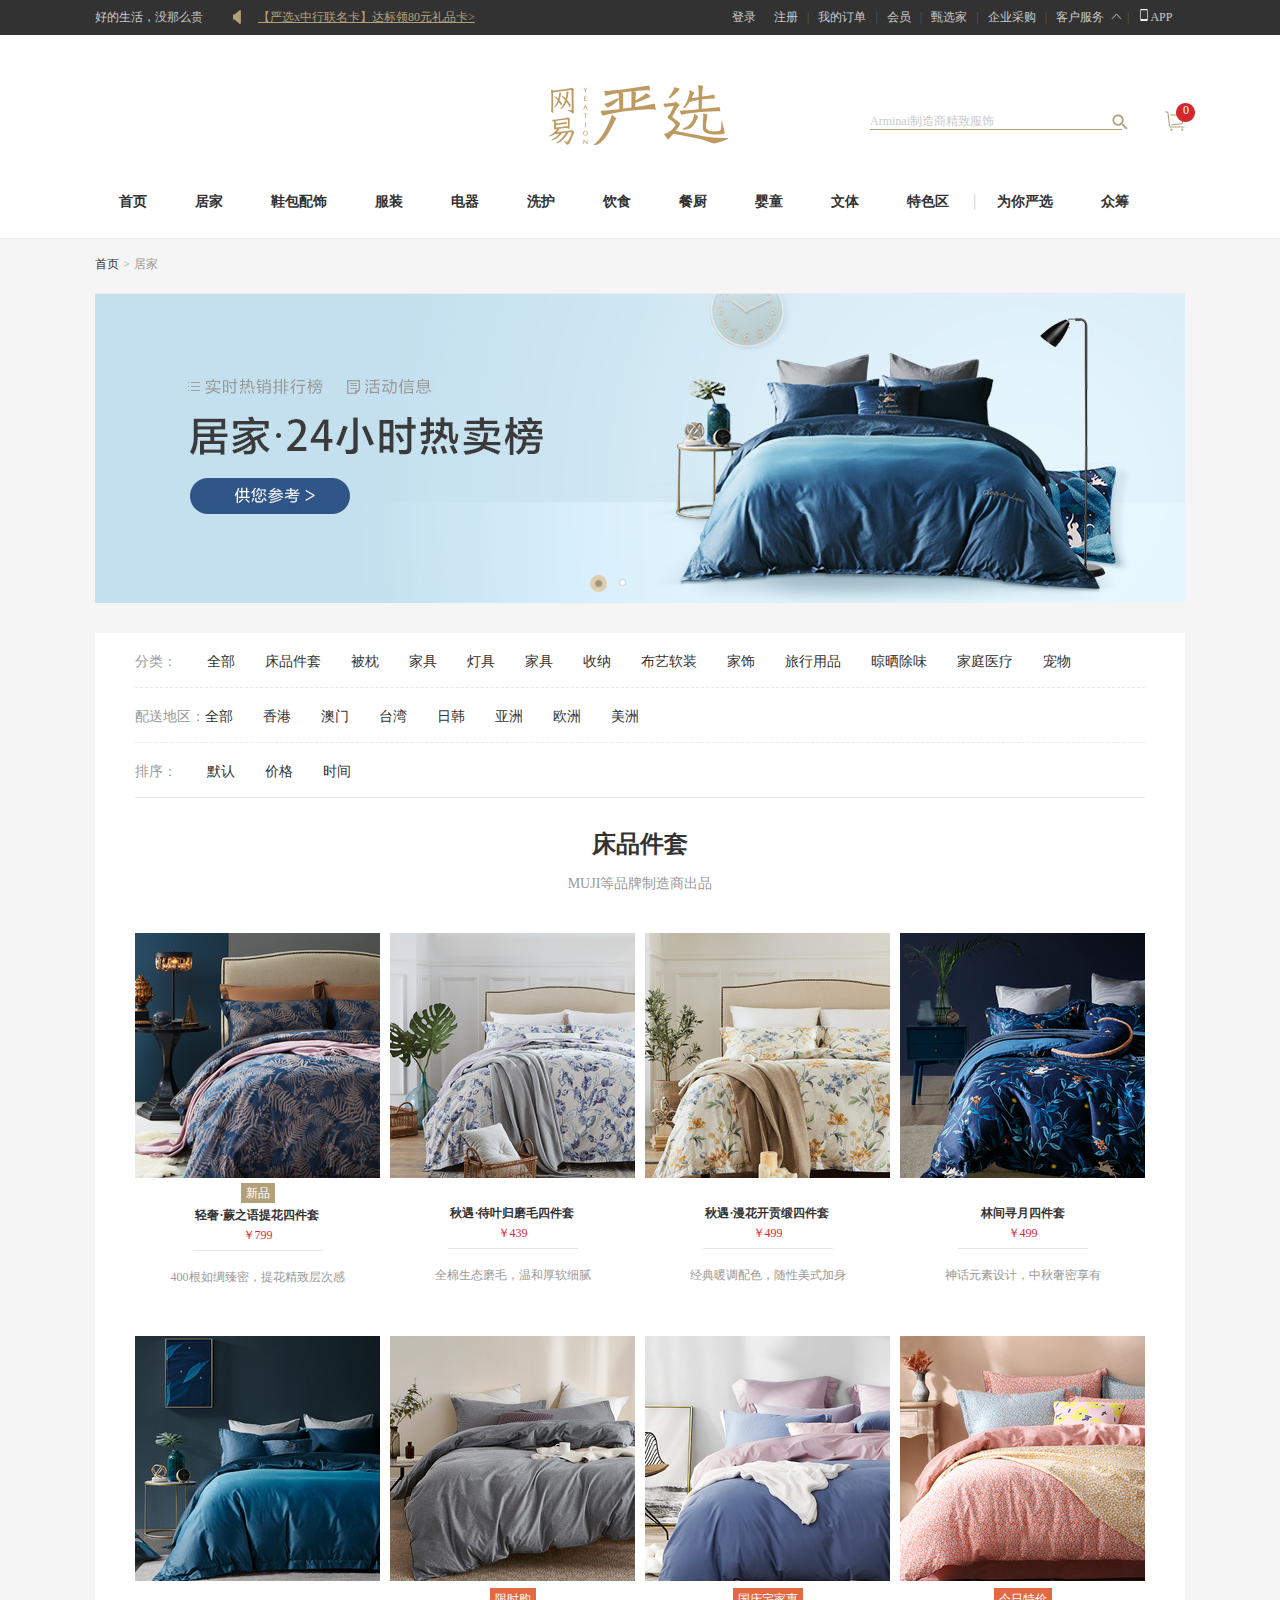
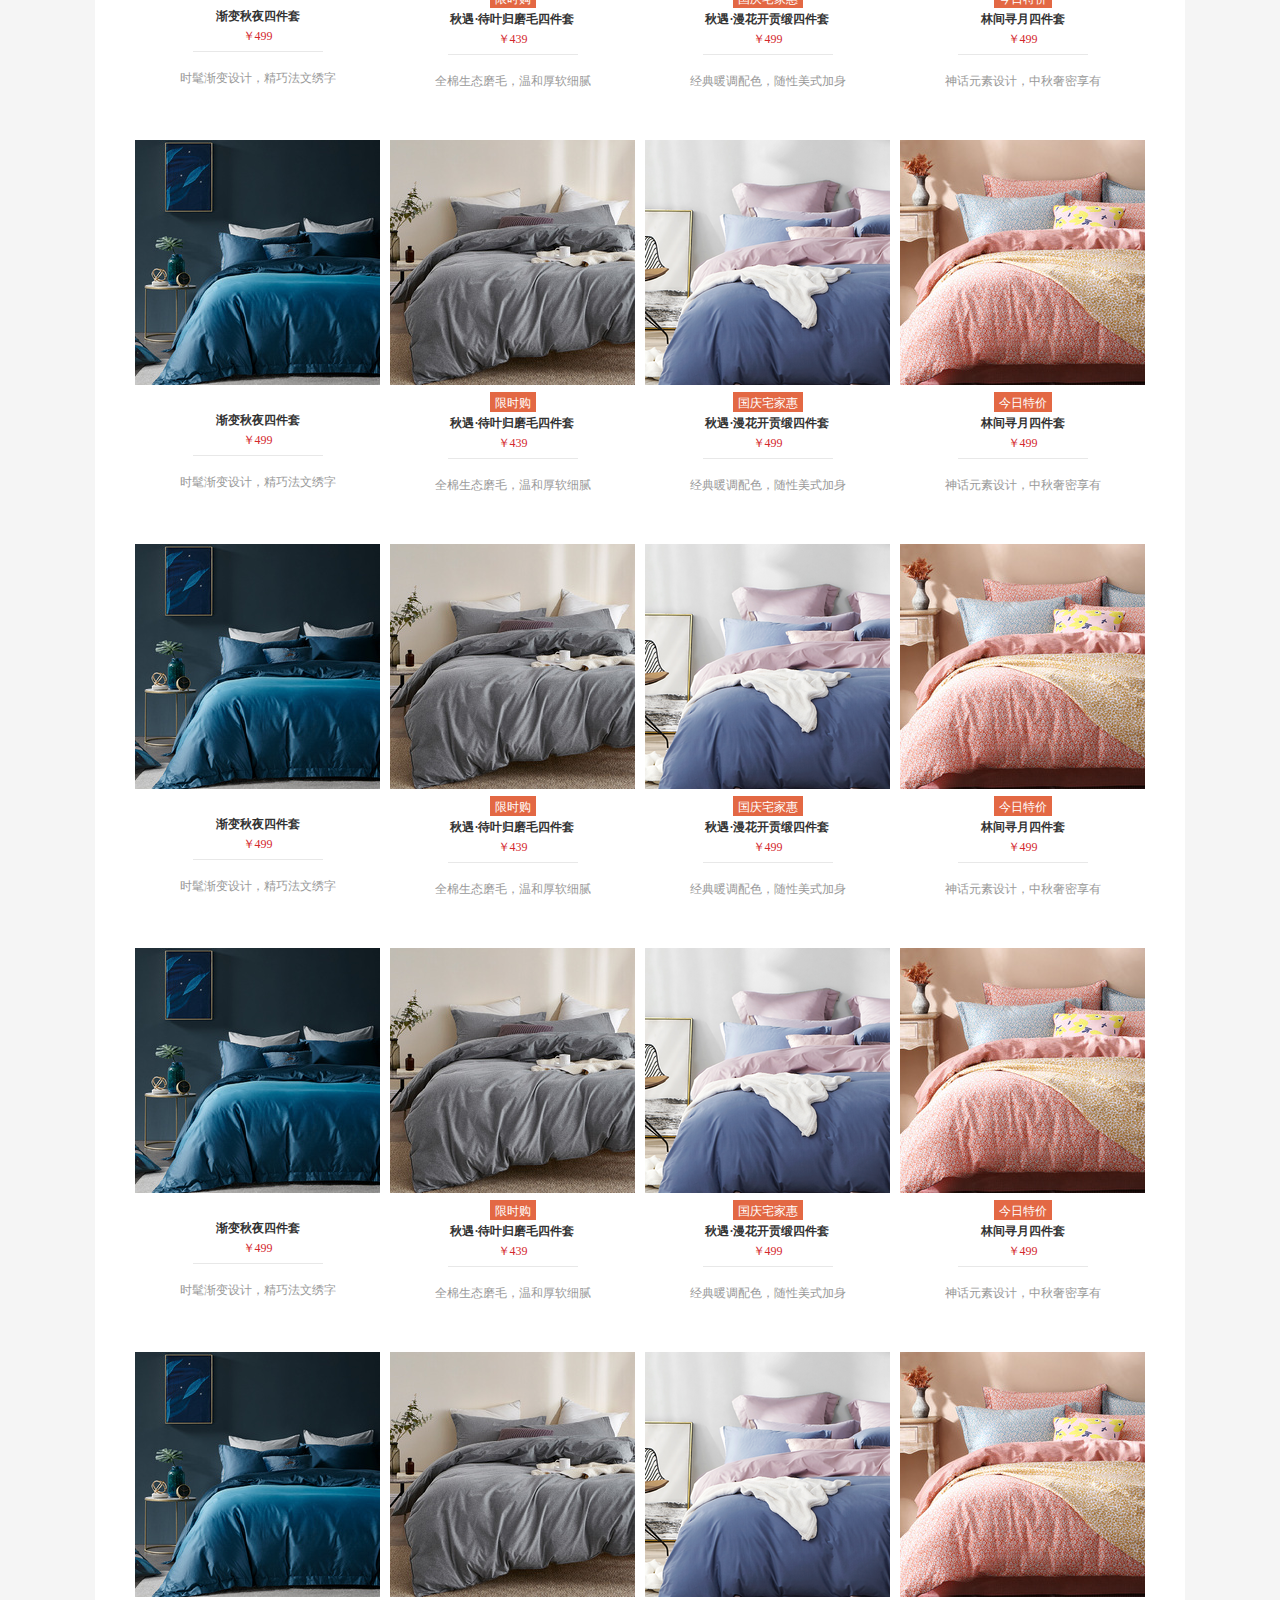
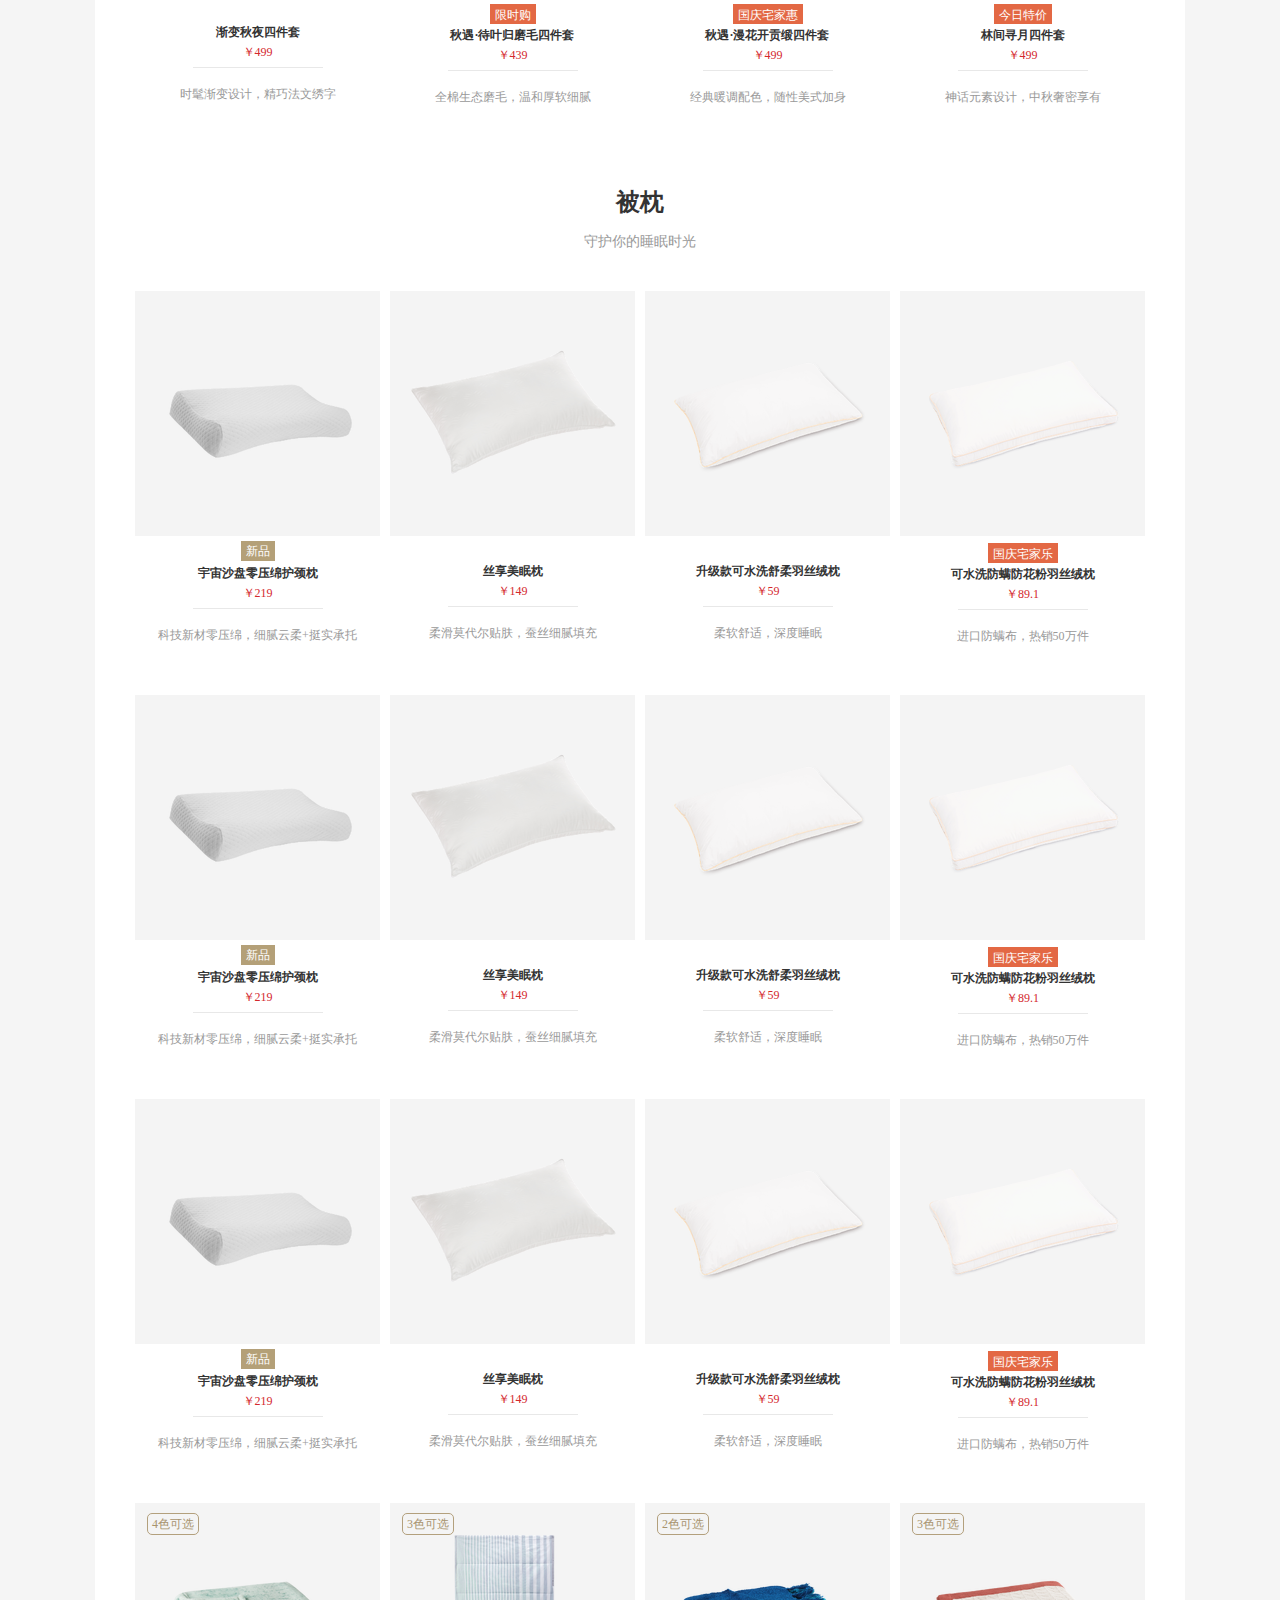
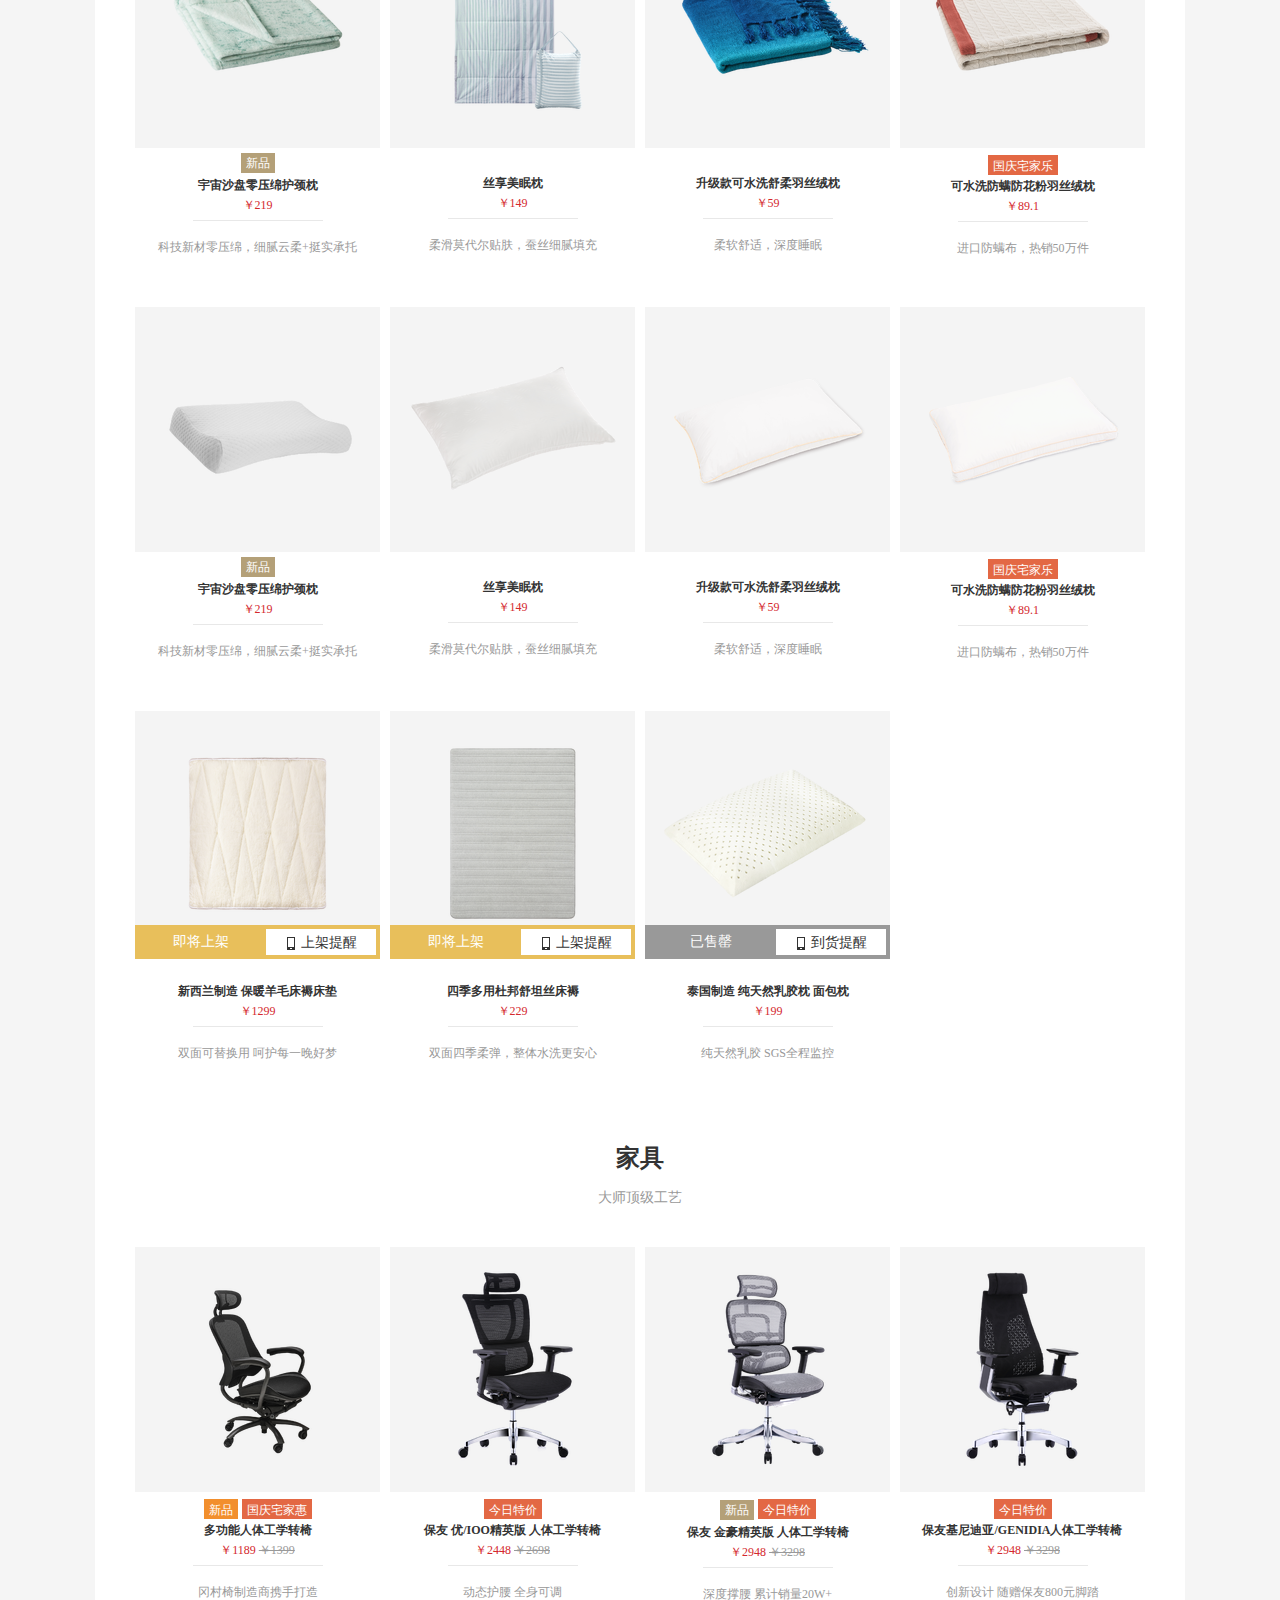
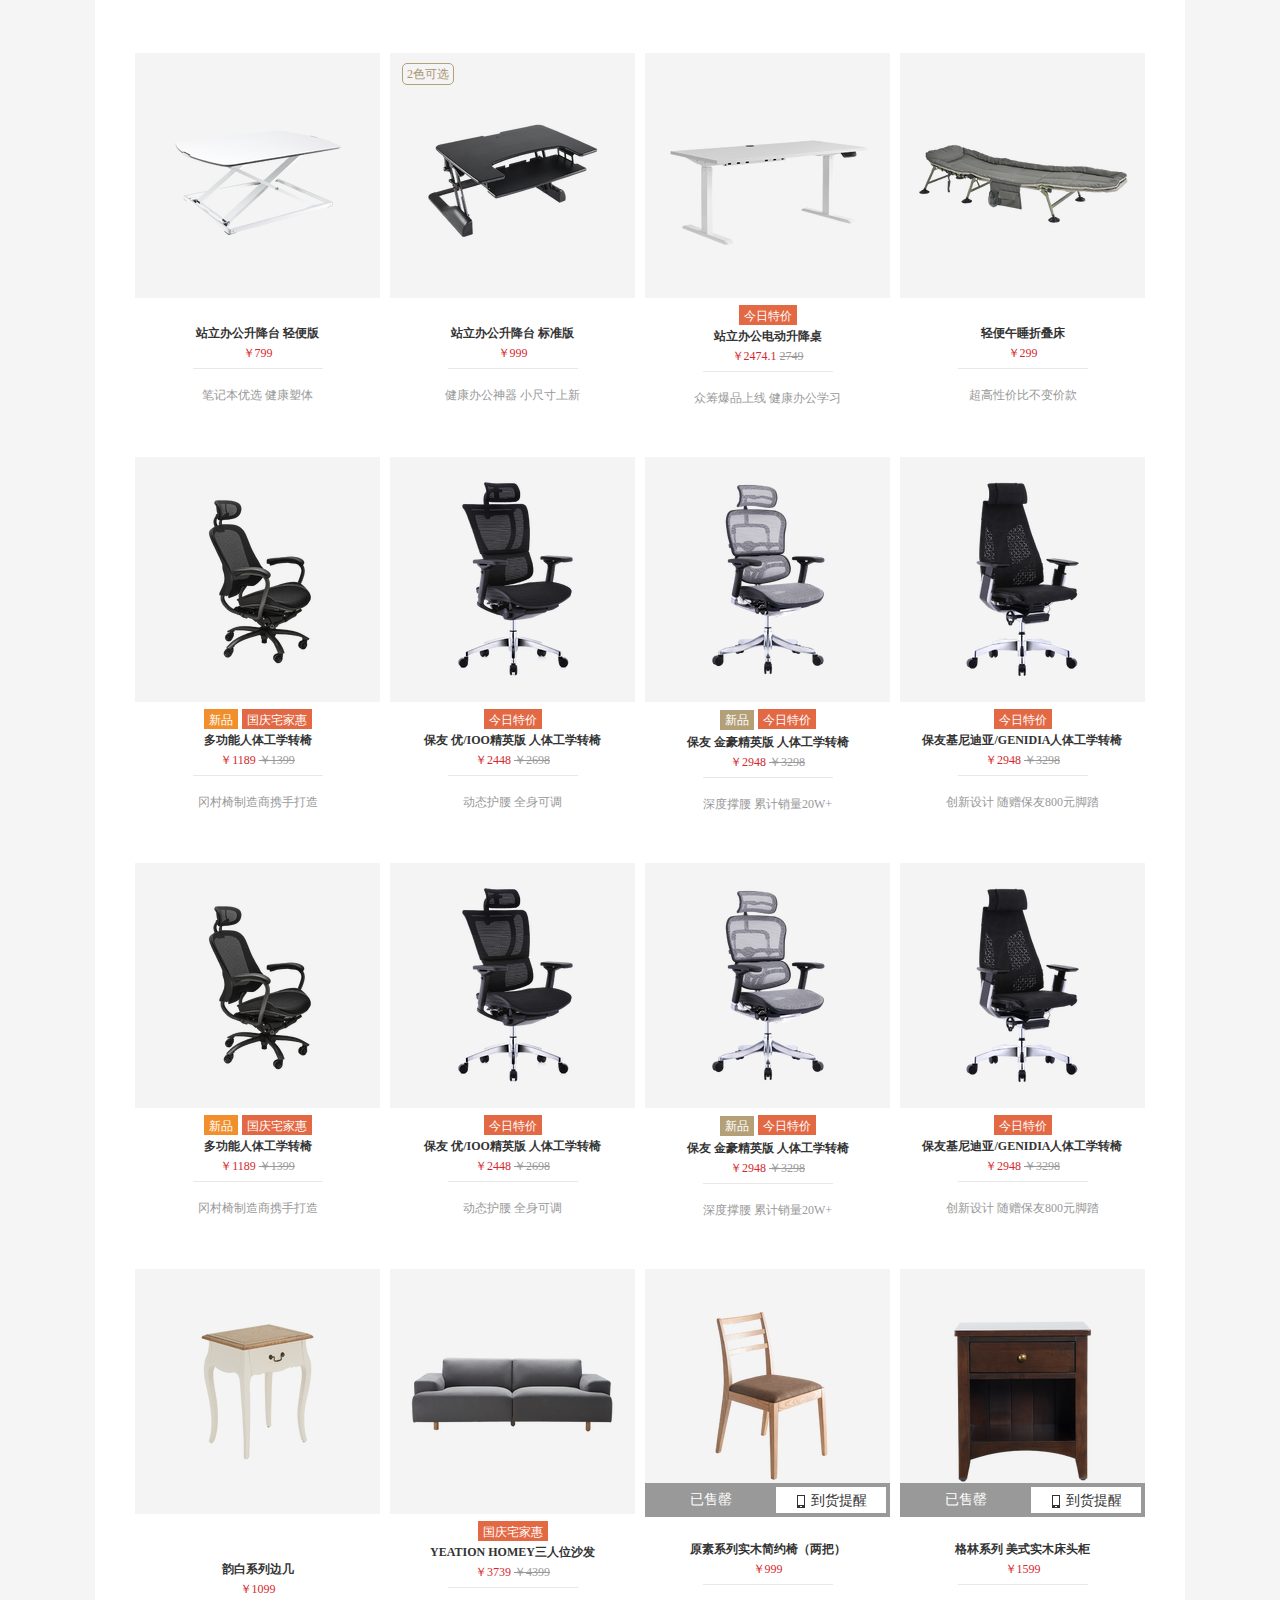
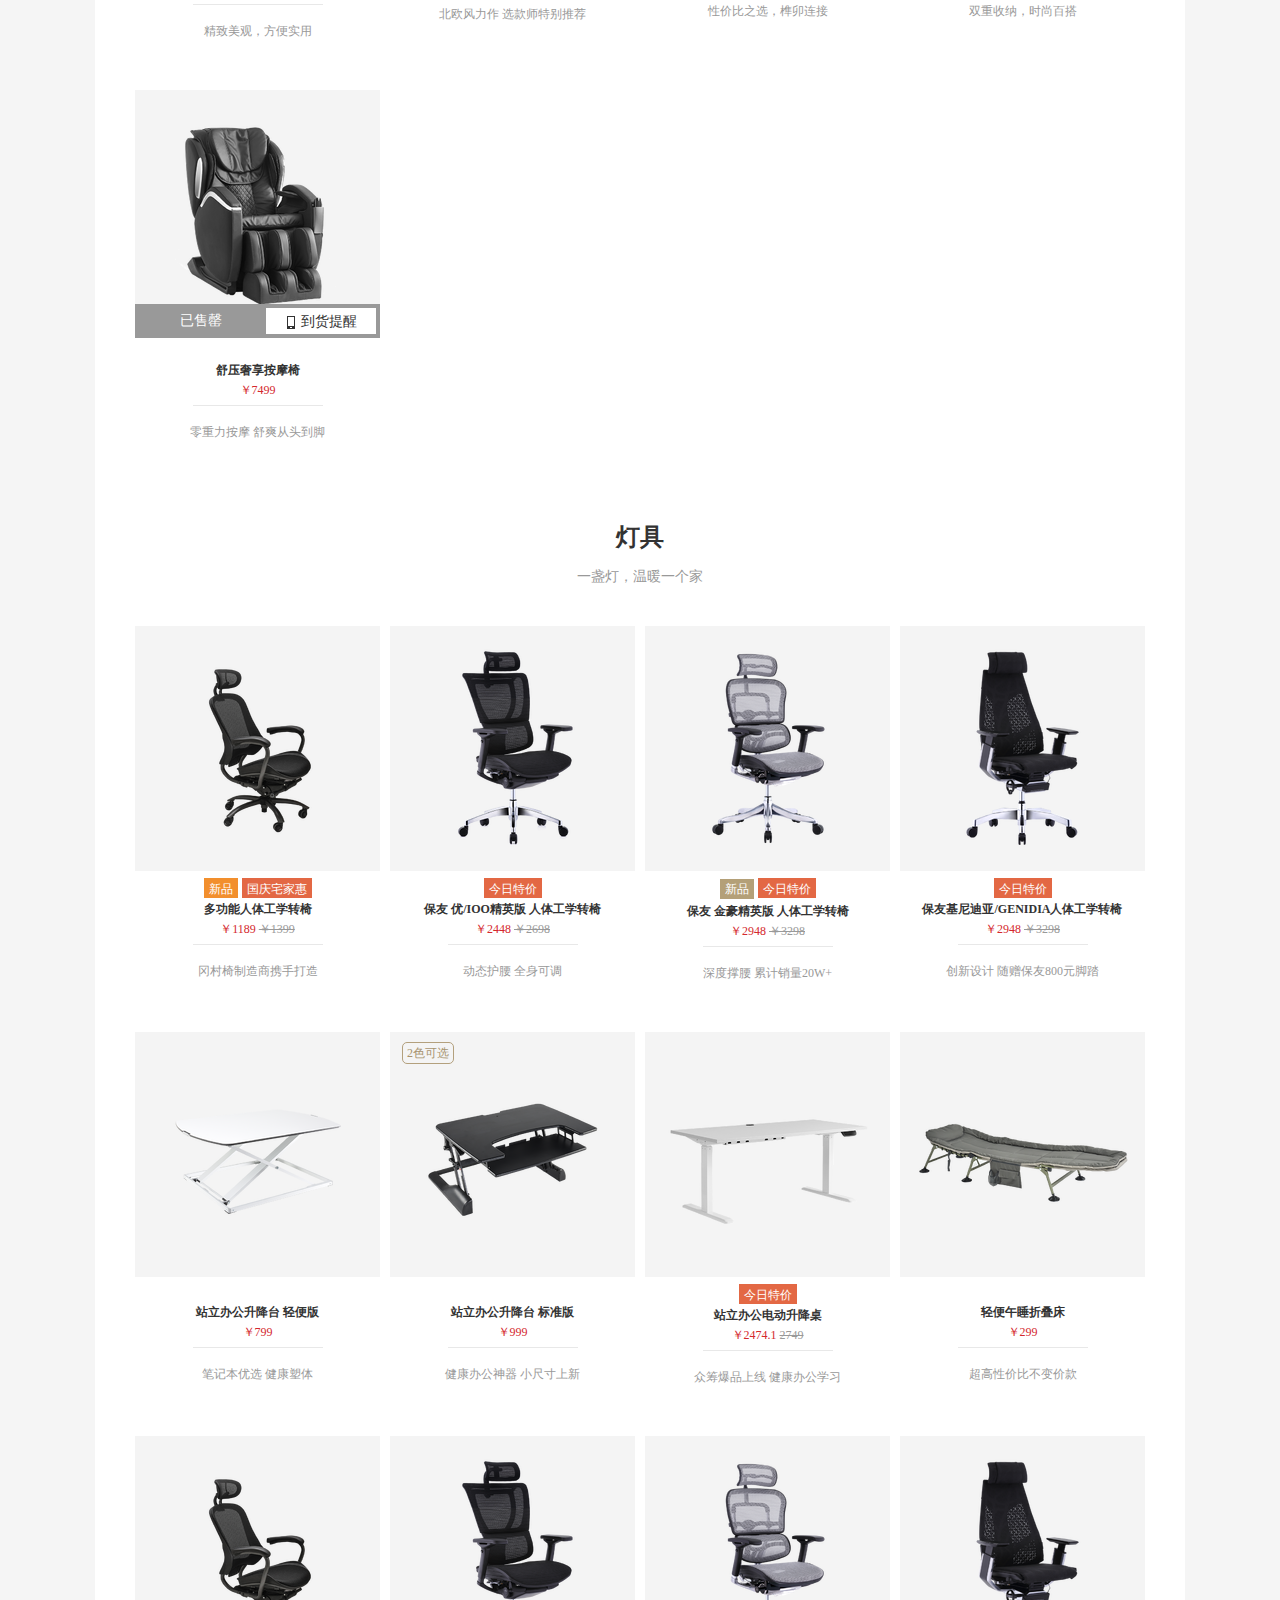
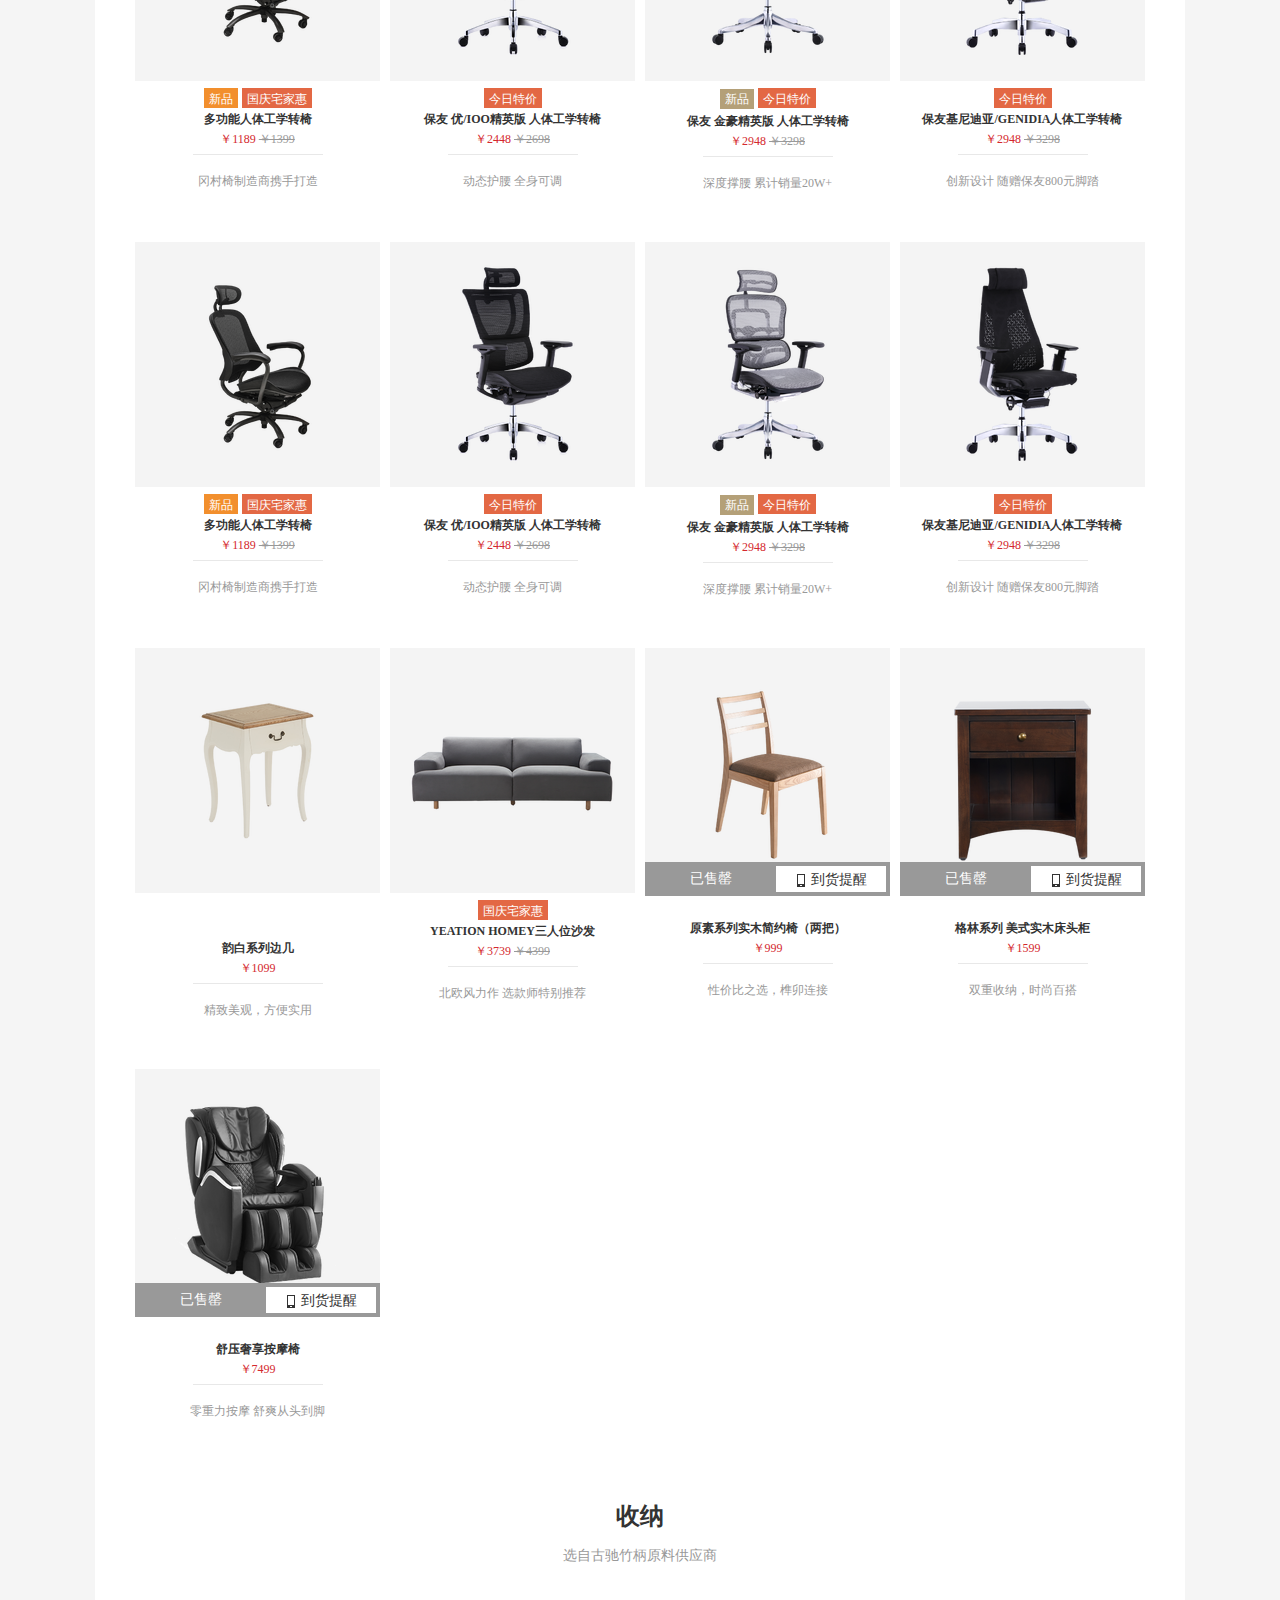
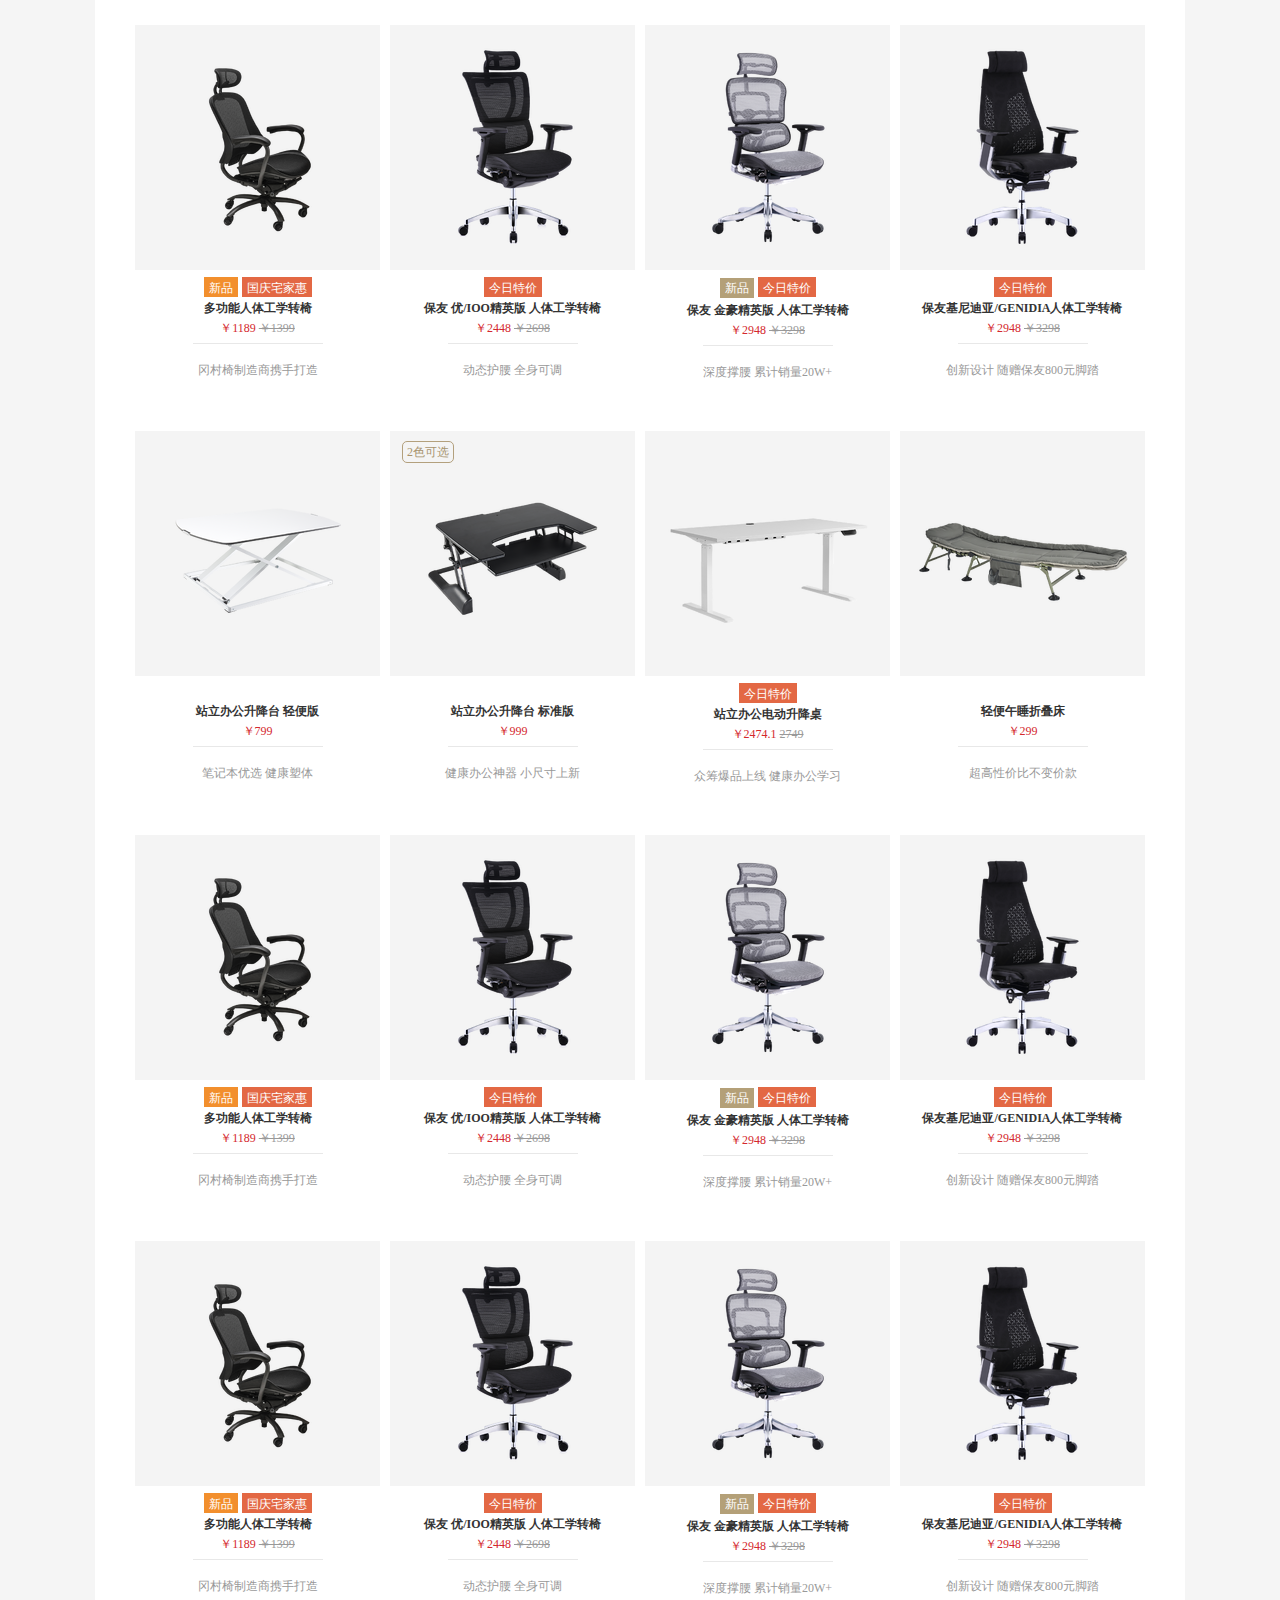
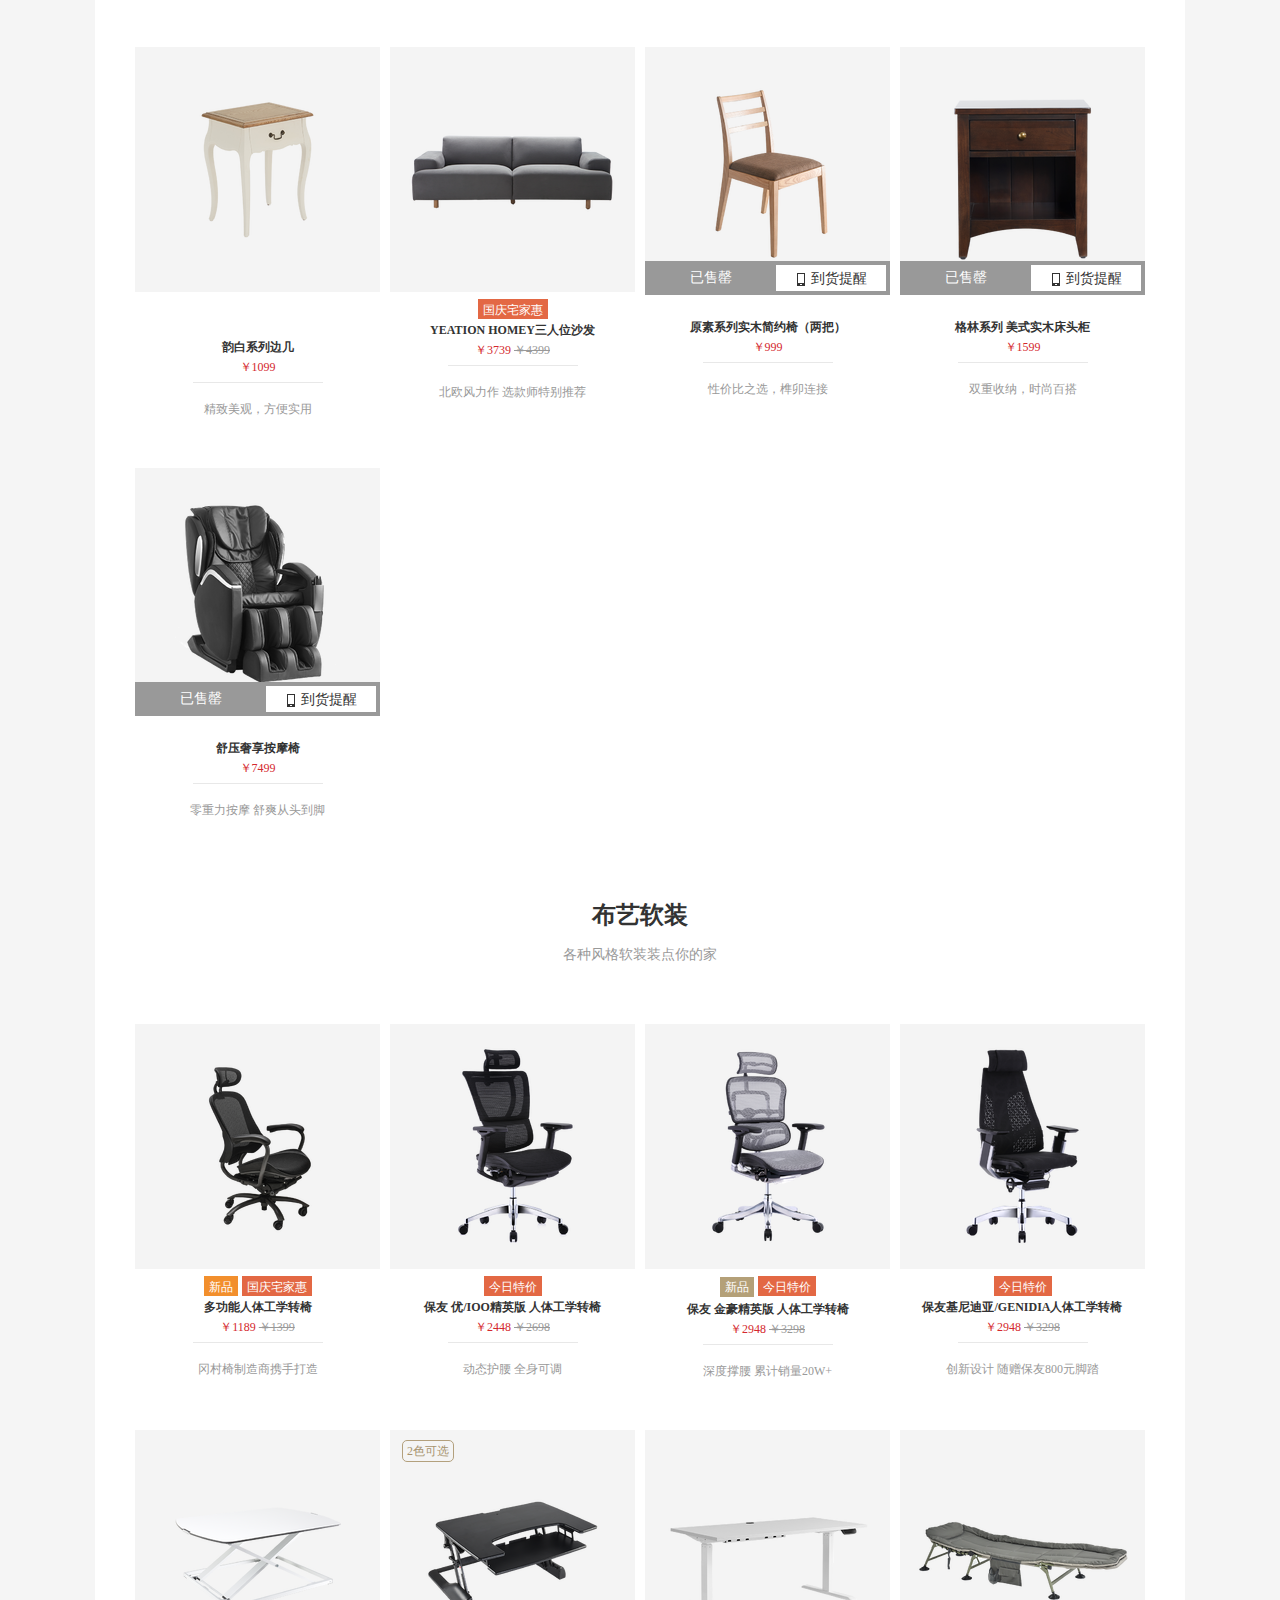
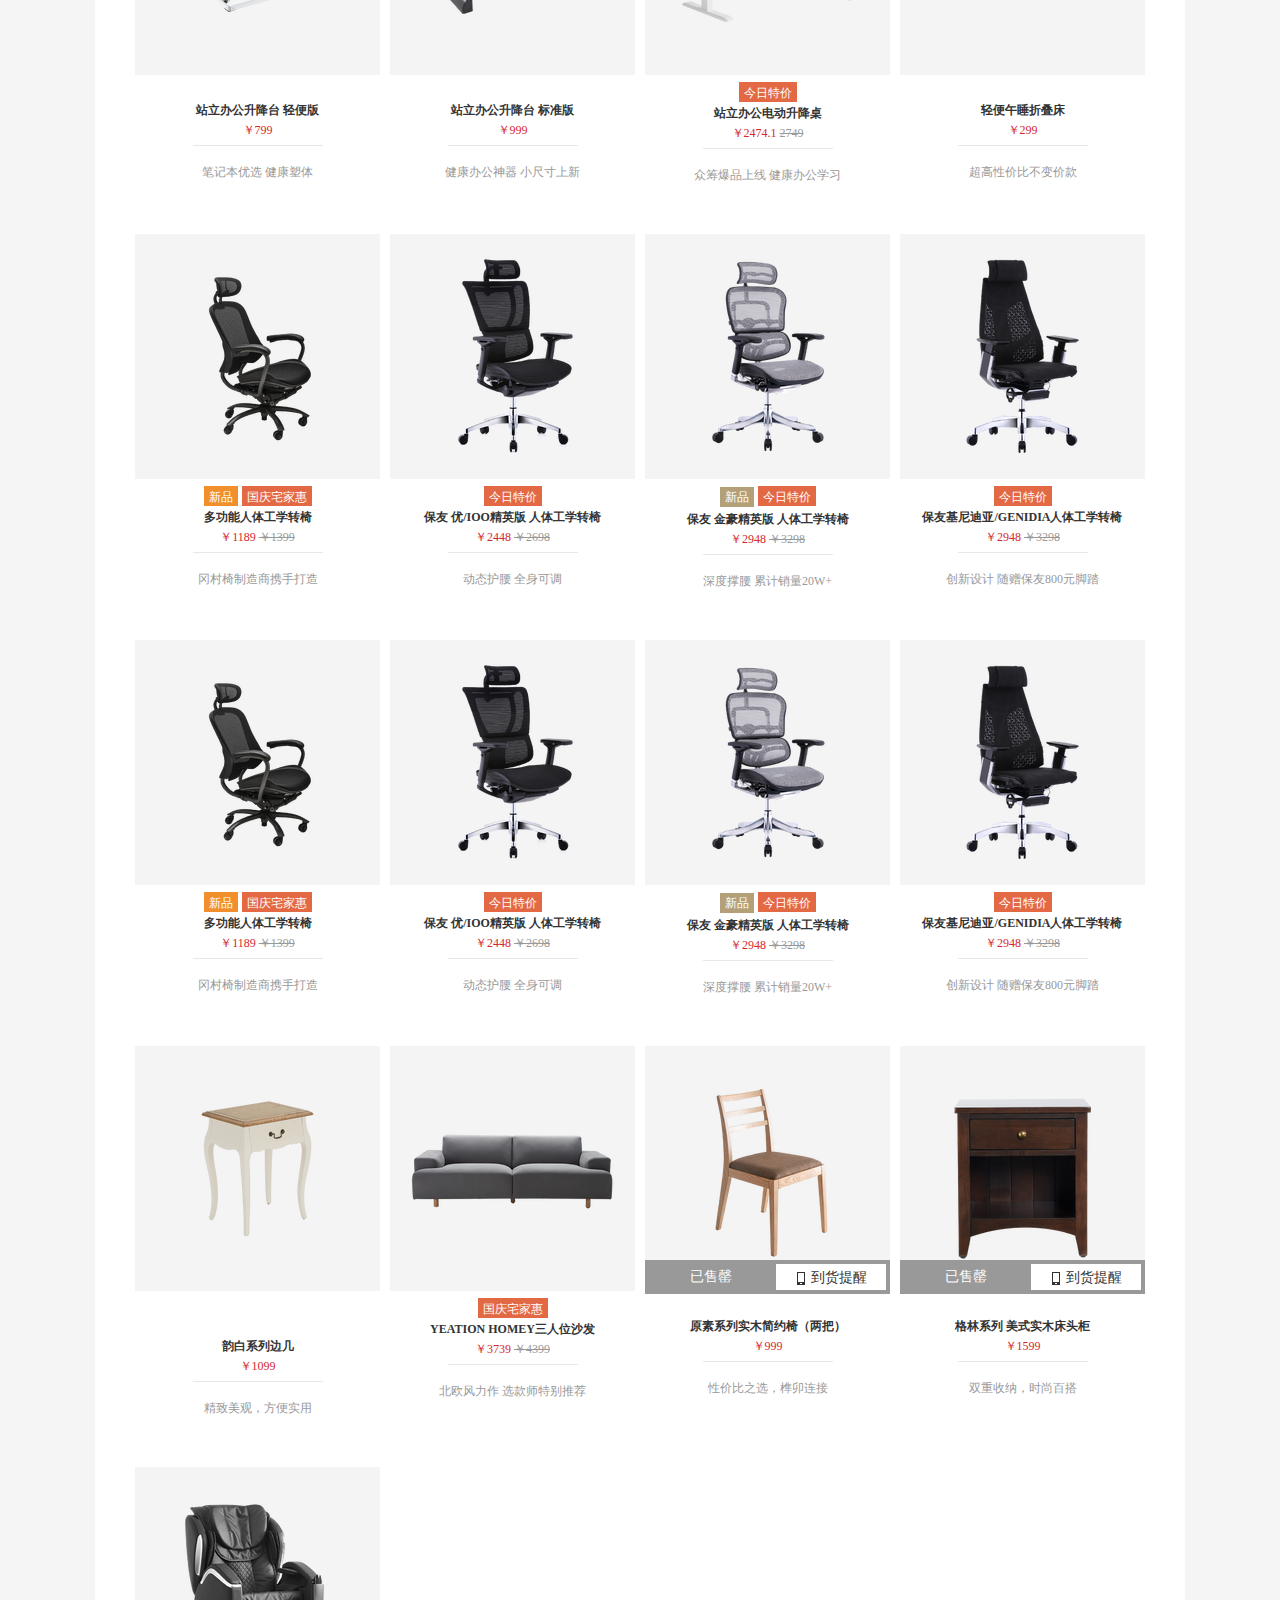
<file: html/details.html>
<!DOCTYPE html>
<html>

<head>
    <meta charset="utf-8">
    <meta http-equiv="X-UA-Compatible" content="IE=edge">
    <title>全棉针织条纹四件套 新款 - 超柔针织棉，亲肤可裸睡 - 网易严选</title>
    <meta name="viewport" content="width=device-width, initial-scale=1">
    <style type="text/css">
    </style>
    <link rel="stylesheet" href="../css/cssreset.css">
    <link rel="stylesheet" href="../css/index.css">
    <link rel="stylesheet" href="../css/project.css">
    <link rel="stylesheet" href="../css/details.css">
    <link rel="shortcut icon" href="../img/favicon.ico" />
    <link rel="bookmark" href="../img/favicon.ico" />
</head>

<body>
        <div class="Nav">
                <div class="Nav_1">
                    <nav class="nav2">
                        <span class="minilogo"></span>
                        <ul>
                        <li class="li2">
                            <a href="../index.html">首页</a>
                        </li>
                        <li>
                            <a href="#">居家</a>
                            <span></span>
                            <div class="nav_1">
                                <ul>
                                    <p>床品</p>
                                    <li>
                                        <a href="../html/Project.html">
                                            <img src="../img/chuang.png" style="width: 50px">
                                            <span>床品被套</span>
                                        </a>
                                    </li>
                                    <li>
                                        <a href="#">
                                            <img src="../img/chuang.png" style="width: 50px">
                                            <span>被枕</span>
                                        </a>
                                    </li>
                                </ul>
                                <ul>
                                    <p>床品</p>
                                    <li>
                                        <a href="#">
                                            <img src="../img/chuang.png" style="width: 50px">
                                            <span>床品被套</span>
                                        </a>
                                    </li>
                                    <li>
                                        <a href="#">
                                            <img src="../img/chuang.png" style="width: 50px">
                                            <span>床品被套</span>
                                        </a>
                                    </li>
                                </ul>
                                <ul>
                                    <p>床品</p>
                                    <li>
                                        <a href="#">
                                            <img src="../img/chuang.png" style="width: 50px">
                                            <span>床品被套</span>
                                        </a>
                                    </li>
                                    <li>
                                        <a href="#">
                                            <img src="../img/chuang.png" style="width: 50px">
                                            <span>床品被套</span>
                                        </a>
                                    </li>
                                </ul>
                                <ul>
                                    <p>床品</p>
                                    <li>
                                        <a href="#">
                                            <img src="../img/chuang.png" style="width: 50px">
                                            <span>床品被套</span>
                                        </a>
                                    </li>
                                    <li>
                                        <a href="#">
                                            <img src="../img/chuang.png" style="width: 50px">
                                            <span>床品被套</span>
                                        </a>
                                    </li>
                                </ul>
                            </div>
                        </li>
                        <li>
                            <a href="#">鞋包配饰</a>
                            <span></span>
                            <div class="nav_1">
                                <ul>
                                    <p>床品</p>
                                    <li>
                                        <a href="#">
                                            <img src="../img/chuang.png" style="width: 50px">
                                            <span>床品被套</span>
                                        </a>
                                    </li>
                                    <li>
                                        <a href="#">
                                            <img src="../img/chuang.png" style="width: 50px">
                                            <span>床品被套</span>
                                        </a>
                                    </li>
                                </ul>
                                <ul>
                                    <p>床品</p>
                                    <li>
                                        <a href="#">
                                            <img src="../img/chuang.png" style="width: 50px">
                                            <span>床品被套</span>
                                        </a>
                                    </li>
                                    <li>
                                        <a href="#">
                                            <img src="../img/chuang.png" style="width: 50px">
                                            <span>床品被套</span>
                                        </a>
                                    </li>
                                </ul>
                                <ul>
                                    <p>床品</p>
                                    <li>
                                        <a href="#">
                                            <img src="../img/chuang.png" style="width: 50px">
                                            <span>床品被套</span>
                                        </a>
                                    </li>
                                    <li>
                                        <a href="#">
                                            <img src="../img/chuang.png" style="width: 50px">
                                            <span>床品被套</span>
                                        </a>
                                    </li>
                                </ul>
                                <ul>
                                    <p>床品</p>
                                    <li>
                                        <a href="#">
                                            <img src="../img/chuang.png" style="width: 50px">
                                            <span>床品被套</span>
                                        </a>
                                    </li>
                                    <li>
                                        <a href="#">
                                            <img src="../img/chuang.png" style="width: 50px">
                                            <span>床品被套</span>
                                        </a>
                                    </li>
                                </ul>
                            </div>
                        </li>
                        <li>
                            <a href="#">服装</a>
                            <span></span>
                            <div class="nav_1">
                                <ul>
                                    <p>床品</p>
                                    <li>
                                        <a href="#">
                                            <img src="../img/chuang.png" style="width: 50px">
                                            <span>床品被套</span>
                                        </a>
                                    </li>
                                    <li>
                                        <a href="#">
                                            <img src="../img/chuang.png" style="width: 50px">
                                            <span>床品被套</span>
                                        </a>
                                    </li>
                                </ul>
                                <ul>
                                    <p>床品</p>
                                    <li>
                                        <a href="#">
                                            <img src="../img/chuang.png" style="width: 50px">
                                            <span>床品被套</span>
                                        </a>
                                    </li>
                                    <li>
                                        <a href="#">
                                            <img src="../img/chuang.png" style="width: 50px">
                                            <span>床品被套</span>
                                        </a>
                                    </li>
                                </ul>
                                <ul>
                                    <p>床品</p>
                                    <li>
                                        <a href="#">
                                            <img src="../img/chuang.png" style="width: 50px">
                                            <span>床品被套</span>
                                        </a>
                                    </li>
                                    <li>
                                        <a href="#">
                                            <img src="../img/chuang.png" style="width: 50px">
                                            <span>床品被套</span>
                                        </a>
                                    </li>
                                </ul>
                                <ul>
                                    <p>床品</p>
                                    <li>
                                        <a href="#">
                                            <img src="../img/chuang.png" style="width: 50px">
                                            <span>床品被套</span>
                                        </a>
                                    </li>
                                    <li>
                                        <a href="#">
                                            <img src="../img/chuang.png" style="width: 50px">
                                            <span>床品被套</span>
                                        </a>
                                    </li>
                                </ul>
                            </div>
                        </li>
                        <li>
                            <a href="#">电器</a>
                            <span></span>
                            <div class="nav_1">
                                <ul>
                                    <p>床品</p>
                                    <li>
                                        <a href="#">
                                            <img src="../img/chuang.png" style="width: 50px">
                                            <span>床品被套</span>
                                        </a>
                                    </li>
                                    <li>
                                        <a href="#">
                                            <img src="../img/chuang.png" style="width: 50px">
                                            <span>床品被套</span>
                                        </a>
                                    </li>
                                </ul>
                                <ul>
                                    <p>床品</p>
                                    <li>
                                        <a href="#">
                                            <img src="../img/chuang.png" style="width: 50px">
                                            <span>床品被套</span>
                                        </a>
                                    </li>
                                    <li>
                                        <a href="#">
                                            <img src="../img/chuang.png" style="width: 50px">
                                            <span>床品被套</span>
                                        </a>
                                    </li>
                                </ul>
                                <ul>
                                    <p>床品</p>
                                    <li>
                                        <a href="#">
                                            <img src="../img/chuang.png" style="width: 50px">
                                            <span>床品被套</span>
                                        </a>
                                    </li>
                                    <li>
                                        <a href="#">
                                            <img src="../img/chuang.png" style="width: 50px">
                                            <span>床品被套</span>
                                        </a>
                                    </li>
                                </ul>
                                <ul>
                                    <p>床品</p>
                                    <li>
                                        <a href="#">
                                            <img src="../img/chuang.png" style="width: 50px">
                                            <span>床品被套</span>
                                        </a>
                                    </li>
                                    <li>
                                        <a href="#">
                                            <img src="../img/chuang.png" style="width: 50px">
                                            <span>床品被套</span>
                                        </a>
                                    </li>
                                </ul>
                            </div>
                        </li>
                        <li>
                            <a href="#">洗护</a>
                            <span></span>
                            <div class="nav_1">
                                <ul>
                                    <p>床品</p>
                                    <li>
                                        <a href="#">
                                            <img src="../img/chuang.png" style="width: 50px">
                                            <span>床品被套</span>
                                        </a>
                                    </li>
                                    <li>
                                        <a href="#">
                                            <img src="../img/chuang.png" style="width: 50px">
                                            <span>床品被套</span>
                                        </a>
                                    </li>
                                </ul>
                                <ul>
                                    <p>床品</p>
                                    <li>
                                        <a href="#">
                                            <img src="../img/chuang.png" style="width: 50px">
                                            <span>床品被套</span>
                                        </a>
                                    </li>
                                    <li>
                                        <a href="#">
                                            <img src="../img/chuang.png" style="width: 50px">
                                            <span>床品被套</span>
                                        </a>
                                    </li>
                                </ul>
                                <ul>
                                    <p>床品</p>
                                    <li>
                                        <a href="#">
                                            <img src="../img/chuang.png" style="width: 50px">
                                            <span>床品被套</span>
                                        </a>
                                    </li>
                                    <li>
                                        <a href="#">
                                            <img src="../img/chuang.png" style="width: 50px">
                                            <span>床品被套</span>
                                        </a>
                                    </li>
                                </ul>
                                <ul>
                                    <p>床品</p>
                                    <li>
                                        <a href="#">
                                            <img src="../img/chuang.png" style="width: 50px">
                                            <span>床品被套</span>
                                        </a>
                                    </li>
                                    <li>
                                        <a href="#">
                                            <img src="../img/chuang.png" style="width: 50px">
                                            <span>床品被套</span>
                                        </a>
                                    </li>
                                </ul>
                            </div>
                        </li>
                        <li>
                            <a href="#">饮食</a>
                            <span></span>
                            <div class="nav_1">
                                <ul>
                                    <p>床品</p>
                                    <li>
                                        <a href="#">
                                            <img src="../img/chuang.png" style="width: 50px">
                                            <span>床品被套</span>
                                        </a>
                                    </li>
                                    <li>
                                        <a href="#">
                                            <img src="../img/chuang.png" style="width: 50px">
                                            <span>床品被套</span>
                                        </a>
                                    </li>
                                </ul>
                                <ul>
                                    <p>床品</p>
                                    <li>
                                        <a href="#">
                                            <img src="../img/chuang.png" style="width: 50px">
                                            <span>床品被套</span>
                                        </a>
                                    </li>
                                    <li>
                                        <a href="#">
                                            <img src="../img/chuang.png" style="width: 50px">
                                            <span>床品被套</span>
                                        </a>
                                    </li>
                                </ul>
                                <ul>
                                    <p>床品</p>
                                    <li>
                                        <a href="#">
                                            <img src="../img/chuang.png" style="width: 50px">
                                            <span>床品被套</span>
                                        </a>
                                    </li>
                                    <li>
                                        <a href="#">
                                            <img src="../img/chuang.png" style="width: 50px">
                                            <span>床品被套</span>
                                        </a>
                                    </li>
                                </ul>
                                <ul>
                                    <p>床品</p>
                                    <li>
                                        <a href="#">
                                            <img src="../img/chuang.png" style="width: 50px">
                                            <span>床品被套</span>
                                        </a>
                                    </li>
                                    <li>
                                        <a href="#">
                                            <img src="../img/chuang.png" style="width: 50px">
                                            <span>床品被套</span>
                                        </a>
                                    </li>
                                </ul>
                            </div>
                        </li>
                        <li>
                            <a href="#">餐厨</a>
                            <span></span>
                            <div class="nav_1">
                                <ul>
                                    <p>床品</p>
                                    <li>
                                        <a href="#">
                                            <img src="../img/chuang.png" style="width: 50px">
                                            <span>床品被套</span>
                                        </a>
                                    </li>
                                    <li>
                                        <a href="#">
                                            <img src="../img/chuang.png" style="width: 50px">
                                            <span>床品被套</span>
                                        </a>
                                    </li>
                                </ul>
                                <ul>
                                    <p>床品</p>
                                    <li>
                                        <a href="#">
                                            <img src="../img/chuang.png" style="width: 50px">
                                            <span>床品被套</span>
                                        </a>
                                    </li>
                                    <li>
                                        <a href="#">
                                            <img src="../img/chuang.png" style="width: 50px">
                                            <span>床品被套</span>
                                        </a>
                                    </li>
                                </ul>
                                <ul>
                                    <p>床品</p>
                                    <li>
                                        <a href="#">
                                            <img src="../img/chuang.png" style="width: 50px">
                                            <span>床品被套</span>
                                        </a>
                                    </li>
                                    <li>
                                        <a href="#">
                                            <img src="../img/chuang.png" style="width: 50px">
                                            <span>床品被套</span>
                                        </a>
                                    </li>
                                </ul>
                                <ul>
                                    <p>床品</p>
                                    <li>
                                        <a href="#">
                                            <img src="../img/chuang.png" style="width: 50px">
                                            <span>床品被套</span>
                                        </a>
                                    </li>
                                    <li>
                                        <a href="#">
                                            <img src="../img/chuang.png" style="width: 50px">
                                            <span>床品被套</span>
                                        </a>
                                    </li>
                                </ul>
                            </div>
                        </li>
                        <li>
                            <a href="#">婴童</a>
                            <span></span>
                            <div class="nav_1">
                                <ul>
                                    <p>床品</p>
                                    <li>
                                        <a href="#">
                                            <img src="../img/chuang.png" style="width: 50px">
                                            <span>床品被套</span>
                                        </a>
                                    </li>
                                    <li>
                                        <a href="#">
                                            <img src="../img/chuang.png" style="width: 50px">
                                            <span>床品被套</span>
                                        </a>
                                    </li>
                                </ul>
                                <ul>
                                    <p>床品</p>
                                    <li>
                                        <a href="#">
                                            <img src="../img/chuang.png" style="width: 50px">
                                            <span>床品被套</span>
                                        </a>
                                    </li>
                                    <li>
                                        <a href="#">
                                            <img src="../img/chuang.png" style="width: 50px">
                                            <span>床品被套</span>
                                        </a>
                                    </li>
                                </ul>
                                <ul>
                                    <p>床品</p>
                                    <li>
                                        <a href="#">
                                            <img src="../img/chuang.png" style="width: 50px">
                                            <span>床品被套</span>
                                        </a>
                                    </li>
                                    <li>
                                        <a href="#">
                                            <img src="../img/chuang.png" style="width: 50px">
                                            <span>床品被套</span>
                                        </a>
                                    </li>
                                </ul>
                                <ul>
                                    <p>床品</p>
                                    <li>
                                        <a href="#">
                                            <img src="../img/chuang.png" style="width: 50px">
                                            <span>床品被套</span>
                                        </a>
                                    </li>
                                    <li>
                                        <a href="#">
                                            <img src="../img/chuang.png" style="width: 50px">
                                            <span>床品被套</span>
                                        </a>
                                    </li>
                                </ul>
                            </div>
                        </li>
                        <li>
                            <a href="#">文体</a>
                            <span></span>
                            <div class="nav_1">
                                <ul>
                                    <p>床品</p>
                                    <li>
                                        <a href="#">
                                            <img src="../img/chuang.png" style="width: 50px">
                                            <span>床品被套</span>
                                        </a>
                                    </li>
                                    <li>
                                        <a href="#">
                                            <img src="../img/chuang.png" style="width: 50px">
                                            <span>床品被套</span>
                                        </a>
                                    </li>
                                </ul>
                                <ul>
                                    <p>床品</p>
                                    <li>
                                        <a href="#">
                                            <img src="../img/chuang.png" style="width: 50px">
                                            <span>床品被套</span>
                                        </a>
                                    </li>
                                    <li>
                                        <a href="#">
                                            <img src="../img/chuang.png" style="width: 50px">
                                            <span>床品被套</span>
                                        </a>
                                    </li>
                                </ul>
                                <ul>
                                    <p>床品</p>
                                    <li>
                                        <a href="#">
                                            <img src="../img/chuang.png" style="width: 50px">
                                            <span>床品被套</span>
                                        </a>
                                    </li>
                                    <li>
                                        <a href="#">
                                            <img src="../img/chuang.png" style="width: 50px">
                                            <span>床品被套</span>
                                        </a>
                                    </li>
                                </ul>
                                <ul>
                                    <p>床品</p>
                                    <li>
                                        <a href="#">
                                            <img src="../img/chuang.png" style="width: 50px">
                                            <span>床品被套</span>
                                        </a>
                                    </li>
                                    <li>
                                        <a href="#">
                                            <img src="../img/chuang.png" style="width: 50px">
                                            <span>床品被套</span>
                                        </a>
                                    </li>
                                </ul>
                            </div>
                        </li>
                        <li>
                            <a href="#">特色区</a>
                            <span></span>
                            <div class="nav_1">
                                <ul>
                                    <p>床品</p>
                                    <li>
                                        <a href="#">
                                            <img src="../img/chuang.png" style="width: 50px">
                                            <span>床品被套</span>
                                        </a>
                                    </li>
                                    <li>
                                        <a href="#">
                                            <img src="../img/chuang.png" style="width: 50px">
                                            <span>床品被套</span>
                                        </a>
                                    </li>
                                </ul>
                                <ul>
                                    <p>床品</p>
                                    <li>
                                        <a href="#">
                                            <img src="../img/chuang.png" style="width: 50px">
                                            <span>床品被套</span>
                                        </a>
                                    </li>
                                    <li>
                                        <a href="#">
                                            <img src="../img/chuang.png" style="width: 50px">
                                            <span>床品被套</span>
                                        </a>
                                    </li>
                                </ul>
                                <ul>
                                    <p>床品</p>
                                    <li>
                                        <a href="#">
                                            <img src="../img/chuang.png" style="width: 50px">
                                            <span>床品被套</span>
                                        </a>
                                    </li>
                                    <li>
                                        <a href="#">
                                            <img src="../img/chuang.png" style="width: 50px">
                                            <span>床品被套</span>
                                        </a>
                                    </li>
                                </ul>
                                <ul>
                                    <p>床品</p>
                                    <li>
                                        <a href="#">
                                            <img src="../img/chuang.png" style="width: 50px">
                                            <span>床品被套</span>
                                        </a>
                                    </li>
                                    <li>
                                        <a href="#">
                                            <img src="../img/chuang.png" style="width: 50px">
                                            <span>床品被套</span>
                                        </a>
                                    </li>
                                </ul>
                            </div>
                        </li>
        
                    </ul>
                    </nav>
                    <span class="minisearch"></span>
                    <span class="miniuser"></span>
                    <span class="minishopcar">
                        <span class="shopcarnum">0</span>
                    </span>
                </div>
            </div>
    <header>
        <div id="head">
            <svg class="icon" aria-hidden="true">
                <use xlink:href="#icon-daoju"></use>
            </svg>
            <span class="top_l">
                <a href="">好的生活，没那么贵</a>
            </span>
            <span class="top_m">
                <span></span>【严选x中行联名卡】达标领80元礼品卡></span>
            <div class="top_r">
                <span class="one">登录</span>
                <span>注册</span>
                <span class="ver">|</span>
                <span>我的订单</span>
                <span class="ver">|</span>
                <span>会员</span>
                <span class="ver">|</span>
                <span>甄选家</span>
                <span class="ver">|</span>
                <span>企业采购</span>
                <span class="ver">|</span>
                <span id="serve">客户服务
                    
                    <span class="tap"></span>
                    <div class="xs-nav">
                        <span class="sjx"></span>
                        <ul>
                            <li>在线服务</li>
                            <li>帮助中心</li>
                            <li>商务合作</li>
                            <li class="no">开放平台</li>
                        </ul>
                    </div>
                </span>
                <span class="ver">|</span>
                <span>
                    <img src="../img/phone.png">APP</span>
            </div>
        </div>
    </header>
    <div class="hbody">
        <h1>
            <span class="logo"></span>
        </h1>
        <p class="search">
            <input type="text" name="" placeholder="Arminai制造商精致服饰">
            <span>
                <img src="../img/millor.png" id="large">
            </span>
            <span>
                <img src="../img/shopcar.png" id="shopcar">
                <span class="shopcarnum2">0</span>

            </span>

        </p>
        <nav class="nav1">
            <ul>
                <li class="li1">
                    <a href="#">首页</a>
                </li>
                <li>
                    <a href="#">居家</a>
                    <span></span>
                    <div class="nav_1">
                        <ul>
                            <p>床品</p>
                            <li>
                                <a href="#">
                                    <img src="../img/chuang.png" style="width: 50px">
                                    <span>床品被套</span>
                                </a>
                            </li>
                            <li>
                                <a href="#">
                                    <img src="../img/chuang.png" style="width: 50px">
                                    <span>被枕</span>
                                </a>
                            </li>
                        </ul>
                        <ul>
                            <p>床品</p>
                            <li>
                                <a href="#">
                                    <img src="../img/chuang.png" style="width: 50px">
                                    <span>床品被套</span>
                                </a>
                            </li>
                            <li>
                                <a href="#">
                                    <img src="../img/chuang.png" style="width: 50px">
                                    <span>床品被套</span>
                                </a>
                            </li>
                        </ul>
                        <ul>
                            <p>床品</p>
                            <li>
                                <a href="#">
                                    <img src="../img/chuang.png" style="width: 50px">
                                    <span>床品被套</span>
                                </a>
                            </li>
                            <li>
                                <a href="#">
                                    <img src="../img/chuang.png" style="width: 50px">
                                    <span>床品被套</span>
                                </a>
                            </li>
                        </ul>
                        <ul>
                            <p>床品</p>
                            <li>
                                <a href="#">
                                    <img src="../img/chuang.png" style="width: 50px">
                                    <span>床品被套</span>
                                </a>
                            </li>
                            <li>
                                <a href="#">
                                    <img src="../img/chuang.png" style="width: 50px">
                                    <span>床品被套</span>
                                </a>
                            </li>
                        </ul>
                    </div>
                </li>
                <li>
                    <a href="#">鞋包配饰</a>
                    <span></span>
                    <div class="nav_1">
                        <ul>
                            <p>床品</p>
                            <li>
                                <a href="#">
                                    <img src="../img/chuang.png" style="width: 50px">
                                    <span>床品被套</span>
                                </a>
                            </li>
                            <li>
                                <a href="#">
                                    <img src="../img/chuang.png" style="width: 50px">
                                    <span>床品被套</span>
                                </a>
                            </li>
                        </ul>
                        <ul>
                            <p>床品</p>
                            <li>
                                <a href="#">
                                    <img src="../img/chuang.png" style="width: 50px">
                                    <span>床品被套</span>
                                </a>
                            </li>
                            <li>
                                <a href="#">
                                    <img src="../img/chuang.png" style="width: 50px">
                                    <span>床品被套</span>
                                </a>
                            </li>
                        </ul>
                        <ul>
                            <p>床品</p>
                            <li>
                                <a href="#">
                                    <img src="../img/chuang.png" style="width: 50px">
                                    <span>床品被套</span>
                                </a>
                            </li>
                            <li>
                                <a href="#">
                                    <img src="../img/chuang.png" style="width: 50px">
                                    <span>床品被套</span>
                                </a>
                            </li>
                        </ul>
                        <ul>
                            <p>床品</p>
                            <li>
                                <a href="#">
                                    <img src="../img/chuang.png" style="width: 50px">
                                    <span>床品被套</span>
                                </a>
                            </li>
                            <li>
                                <a href="#">
                                    <img src="../img/chuang.png" style="width: 50px">
                                    <span>床品被套</span>
                                </a>
                            </li>
                        </ul>
                    </div>
                </li>
                <li>
                    <a href="#">服装</a>
                    <span></span>
                    <div class="nav_1">
                        <ul>
                            <p>床品</p>
                            <li>
                                <a href="#">
                                    <img src="../img/chuang.png" style="width: 50px">
                                    <span>床品被套</span>
                                </a>
                            </li>
                            <li>
                                <a href="#">
                                    <img src="../img/chuang.png" style="width: 50px">
                                    <span>床品被套</span>
                                </a>
                            </li>
                        </ul>
                        <ul>
                            <p>床品</p>
                            <li>
                                <a href="#">
                                    <img src="../img/chuang.png" style="width: 50px">
                                    <span>床品被套</span>
                                </a>
                            </li>
                            <li>
                                <a href="#">
                                    <img src="../img/chuang.png" style="width: 50px">
                                    <span>床品被套</span>
                                </a>
                            </li>
                        </ul>
                        <ul>
                            <p>床品</p>
                            <li>
                                <a href="#">
                                    <img src="../img/chuang.png" style="width: 50px">
                                    <span>床品被套</span>
                                </a>
                            </li>
                            <li>
                                <a href="#">
                                    <img src="../img/chuang.png" style="width: 50px">
                                    <span>床品被套</span>
                                </a>
                            </li>
                        </ul>
                        <ul>
                            <p>床品</p>
                            <li>
                                <a href="#">
                                    <img src="../img/chuang.png" style="width: 50px">
                                    <span>床品被套</span>
                                </a>
                            </li>
                            <li>
                                <a href="#">
                                    <img src="../img/chuang.png" style="width: 50px">
                                    <span>床品被套</span>
                                </a>
                            </li>
                        </ul>
                    </div>
                </li>
                <li>
                    <a href="#">电器</a>
                    <span></span>
                    <div class="nav_1">
                        <ul>
                            <p>床品</p>
                            <li>
                                <a href="#">
                                    <img src="../img/chuang.png" style="width: 50px">
                                    <span>床品被套</span>
                                </a>
                            </li>
                            <li>
                                <a href="#">
                                    <img src="../img/chuang.png" style="width: 50px">
                                    <span>床品被套</span>
                                </a>
                            </li>
                        </ul>
                        <ul>
                            <p>床品</p>
                            <li>
                                <a href="#">
                                    <img src="../img/chuang.png" style="width: 50px">
                                    <span>床品被套</span>
                                </a>
                            </li>
                            <li>
                                <a href="#">
                                    <img src="../img/chuang.png" style="width: 50px">
                                    <span>床品被套</span>
                                </a>
                            </li>
                        </ul>
                        <ul>
                            <p>床品</p>
                            <li>
                                <a href="#">
                                    <img src="../img/chuang.png" style="width: 50px">
                                    <span>床品被套</span>
                                </a>
                            </li>
                            <li>
                                <a href="#">
                                    <img src="../img/chuang.png" style="width: 50px">
                                    <span>床品被套</span>
                                </a>
                            </li>
                        </ul>
                        <ul>
                            <p>床品</p>
                            <li>
                                <a href="#">
                                    <img src="../img/chuang.png" style="width: 50px">
                                    <span>床品被套</span>
                                </a>
                            </li>
                            <li>
                                <a href="#">
                                    <img src="../img/chuang.png" style="width: 50px">
                                    <span>床品被套</span>
                                </a>
                            </li>
                        </ul>
                    </div>
                </li>
                <li>
                    <a href="#">洗护</a>
                    <span></span>
                    <div class="nav_1">
                        <ul>
                            <p>床品</p>
                            <li>
                                <a href="#">
                                    <img src="../img/chuang.png" style="width: 50px">
                                    <span>床品被套</span>
                                </a>
                            </li>
                            <li>
                                <a href="#">
                                    <img src="../img/chuang.png" style="width: 50px">
                                    <span>床品被套</span>
                                </a>
                            </li>
                        </ul>
                        <ul>
                            <p>床品</p>
                            <li>
                                <a href="#">
                                    <img src="../img/chuang.png" style="width: 50px">
                                    <span>床品被套</span>
                                </a>
                            </li>
                            <li>
                                <a href="#">
                                    <img src="../img/chuang.png" style="width: 50px">
                                    <span>床品被套</span>
                                </a>
                            </li>
                        </ul>
                        <ul>
                            <p>床品</p>
                            <li>
                                <a href="#">
                                    <img src="../img/chuang.png" style="width: 50px">
                                    <span>床品被套</span>
                                </a>
                            </li>
                            <li>
                                <a href="#">
                                    <img src="../img/chuang.png" style="width: 50px">
                                    <span>床品被套</span>
                                </a>
                            </li>
                        </ul>
                        <ul>
                            <p>床品</p>
                            <li>
                                <a href="#">
                                    <img src="../img/chuang.png" style="width: 50px">
                                    <span>床品被套</span>
                                </a>
                            </li>
                            <li>
                                <a href="#">
                                    <img src="../img/chuang.png" style="width: 50px">
                                    <span>床品被套</span>
                                </a>
                            </li>
                        </ul>
                    </div>
                </li>
                <li>
                    <a href="#">饮食</a>
                    <span></span>
                    <div class="nav_1">
                        <ul>
                            <p>床品</p>
                            <li>
                                <a href="#">
                                    <img src="../img/chuang.png" style="width: 50px">
                                    <span>床品被套</span>
                                </a>
                            </li>
                            <li>
                                <a href="#">
                                    <img src="../img/chuang.png" style="width: 50px">
                                    <span>床品被套</span>
                                </a>
                            </li>
                        </ul>
                        <ul>
                            <p>床品</p>
                            <li>
                                <a href="#">
                                    <img src="../img/chuang.png" style="width: 50px">
                                    <span>床品被套</span>
                                </a>
                            </li>
                            <li>
                                <a href="#">
                                    <img src="../img/chuang.png" style="width: 50px">
                                    <span>床品被套</span>
                                </a>
                            </li>
                        </ul>
                        <ul>
                            <p>床品</p>
                            <li>
                                <a href="#">
                                    <img src="../img/chuang.png" style="width: 50px">
                                    <span>床品被套</span>
                                </a>
                            </li>
                            <li>
                                <a href="#">
                                    <img src="../img/chuang.png" style="width: 50px">
                                    <span>床品被套</span>
                                </a>
                            </li>
                        </ul>
                        <ul>
                            <p>床品</p>
                            <li>
                                <a href="#">
                                    <img src="../img/chuang.png" style="width: 50px">
                                    <span>床品被套</span>
                                </a>
                            </li>
                            <li>
                                <a href="#">
                                    <img src="../img/chuang.png" style="width: 50px">
                                    <span>床品被套</span>
                                </a>
                            </li>
                        </ul>
                    </div>
                </li>
                <li>
                    <a href="#">餐厨</a>
                    <span></span>
                    <div class="nav_1">
                        <ul>
                            <p>床品</p>
                            <li>
                                <a href="#">
                                    <img src="../img/chuang.png" style="width: 50px">
                                    <span>床品被套</span>
                                </a>
                            </li>
                            <li>
                                <a href="#">
                                    <img src="../img/chuang.png" style="width: 50px">
                                    <span>床品被套</span>
                                </a>
                            </li>
                        </ul>
                        <ul>
                            <p>床品</p>
                            <li>
                                <a href="#">
                                    <img src="../img/chuang.png" style="width: 50px">
                                    <span>床品被套</span>
                                </a>
                            </li>
                            <li>
                                <a href="#">
                                    <img src="../img/chuang.png" style="width: 50px">
                                    <span>床品被套</span>
                                </a>
                            </li>
                        </ul>
                        <ul>
                            <p>床品</p>
                            <li>
                                <a href="#">
                                    <img src="../img/chuang.png" style="width: 50px">
                                    <span>床品被套</span>
                                </a>
                            </li>
                            <li>
                                <a href="#">
                                    <img src="../img/chuang.png" style="width: 50px">
                                    <span>床品被套</span>
                                </a>
                            </li>
                        </ul>
                        <ul>
                            <p>床品</p>
                            <li>
                                <a href="#">
                                    <img src="../img/chuang.png" style="width: 50px">
                                    <span>床品被套</span>
                                </a>
                            </li>
                            <li>
                                <a href="#">
                                    <img src="../img/chuang.png" style="width: 50px">
                                    <span>床品被套</span>
                                </a>
                            </li>
                        </ul>
                    </div>
                </li>
                <li>
                    <a href="#">婴童</a>
                    <span></span>
                    <div class="nav_1">
                        <ul>
                            <p>床品</p>
                            <li>
                                <a href="#">
                                    <img src="../img/chuang.png" style="width: 50px">
                                    <span>床品被套</span>
                                </a>
                            </li>
                            <li>
                                <a href="#">
                                    <img src="../img/chuang.png" style="width: 50px">
                                    <span>床品被套</span>
                                </a>
                            </li>
                        </ul>
                        <ul>
                            <p>床品</p>
                            <li>
                                <a href="#">
                                    <img src="../img/chuang.png" style="width: 50px">
                                    <span>床品被套</span>
                                </a>
                            </li>
                            <li>
                                <a href="#">
                                    <img src="../img/chuang.png" style="width: 50px">
                                    <span>床品被套</span>
                                </a>
                            </li>
                        </ul>
                        <ul>
                            <p>床品</p>
                            <li>
                                <a href="#">
                                    <img src="../img/chuang.png" style="width: 50px">
                                    <span>床品被套</span>
                                </a>
                            </li>
                            <li>
                                <a href="#">
                                    <img src="../img/chuang.png" style="width: 50px">
                                    <span>床品被套</span>
                                </a>
                            </li>
                        </ul>
                        <ul>
                            <p>床品</p>
                            <li>
                                <a href="#">
                                    <img src="../img/chuang.png" style="width: 50px">
                                    <span>床品被套</span>
                                </a>
                            </li>
                            <li>
                                <a href="#">
                                    <img src="../img/chuang.png" style="width: 50px">
                                    <span>床品被套</span>
                                </a>
                            </li>
                        </ul>
                    </div>
                </li>
                <li>
                    <a href="#">文体</a>
                    <span></span>
                    <div class="nav_1">
                        <ul>
                            <p>床品</p>
                            <li>
                                <a href="#">
                                    <img src="../img/chuang.png" style="width: 50px">
                                    <span>床品被套</span>
                                </a>
                            </li>
                            <li>
                                <a href="#">
                                    <img src="../img/chuang.png" style="width: 50px">
                                    <span>床品被套</span>
                                </a>
                            </li>
                        </ul>
                        <ul>
                            <p>床品</p>
                            <li>
                                <a href="#">
                                    <img src="../img/chuang.png" style="width: 50px">
                                    <span>床品被套</span>
                                </a>
                            </li>
                            <li>
                                <a href="#">
                                    <img src="../img/chuang.png" style="width: 50px">
                                    <span>床品被套</span>
                                </a>
                            </li>
                        </ul>
                        <ul>
                            <p>床品</p>
                            <li>
                                <a href="#">
                                    <img src="../img/chuang.png" style="width: 50px">
                                    <span>床品被套</span>
                                </a>
                            </li>
                            <li>
                                <a href="#">
                                    <img src="../img/chuang.png" style="width: 50px">
                                    <span>床品被套</span>
                                </a>
                            </li>
                        </ul>
                        <ul>
                            <p>床品</p>
                            <li>
                                <a href="#">
                                    <img src="../img/chuang.png" style="width: 50px">
                                    <span>床品被套</span>
                                </a>
                            </li>
                            <li>
                                <a href="#">
                                    <img src="../img/chuang.png" style="width: 50px">
                                    <span>床品被套</span>
                                </a>
                            </li>
                        </ul>
                    </div>
                </li>
                <li>
                    <a href="#">特色区</a>
                    <span></span>
                    <div class="nav_1">
                        <ul>
                            <p>床品</p>
                            <li>
                                <a href="#">
                                    <img src="../img/chuang.png" style="width: 50px">
                                    <span>床品被套</span>
                                </a>
                            </li>
                            <li>
                                <a href="#">
                                    <img src="../img/chuang.png" style="width: 50px">
                                    <span>床品被套</span>
                                </a>
                            </li>
                        </ul>
                        <ul>
                            <p>床品</p>
                            <li>
                                <a href="#">
                                    <img src="../img/chuang.png" style="width: 50px">
                                    <span>床品被套</span>
                                </a>
                            </li>
                            <li>
                                <a href="#">
                                    <img src="../img/chuang.png" style="width: 50px">
                                    <span>床品被套</span>
                                </a>
                            </li>
                        </ul>
                        <ul>
                            <p>床品</p>
                            <li>
                                <a href="#">
                                    <img src="../img/chuang.png" style="width: 50px">
                                    <span>床品被套</span>
                                </a>
                            </li>
                            <li>
                                <a href="#">
                                    <img src="../img/chuang.png" style="width: 50px">
                                    <span>床品被套</span>
                                </a>
                            </li>
                        </ul>
                        <ul>
                            <p>床品</p>
                            <li>
                                <a href="#">
                                    <img src="../img/chuang.png" style="width: 50px">
                                    <span>床品被套</span>
                                </a>
                            </li>
                            <li>
                                <a href="#">
                                    <img src="../img/chuang.png" style="width: 50px">
                                    <span>床品被套</span>
                                </a>
                            </li>
                        </ul>
                    </div>
                </li>
                <a>
                    <span class="no">|</span>
                </a>
                <li>
                    <a href="#">为你严选</a>
                </li>
                <li>
                    <a href="#" class="a1">众筹</a>
                </li>
            </ul>
        </nav>
    </div>
    <section class="pic-move">
        <div class="sm-navbar">
            <a href="#">首页</a>
            <span>></span>
            <span>居家</span>
        </div>
        <div id="big">
            <ul id="pic">
                <li>
                    <img src="../img/e970f55f9bd47b3d6365f41588887ca0.jpg" alt="">
                </li>
                <li>
                    <img src="../img/9549479a28094cc804a82e39446593de.jpg">
                </li>
            </ul>
            <ol class="circle">
                <li class="current"></li>
                <li></li>
            </ol>
        </div>
        <div class="goods-show-bar">
            <div class="show-navbar">
                <div class="show-navbar1">
                    <span>分类：</span>
                    <ul>
                        <li class="all ">
                            <a href="#">全部</a>
                        </li>
                        <li>
                            <a href="#">床品件套</a>
                        </li>
                        <li>
                            <a href="#">被枕</a>
                        </li>
                        <li>
                            <a href="#">家具</a>
                        </li>
                        <li>
                            <a href="#">灯具</a>
                        </li>
                        <li>
                            <a href="#">家具</a>
                        </li>
                        <li>
                            <a href="#">收纳</a>
                        </li>
                        <li>
                            <a href="#">布艺软装</a>
                        </li>
                        <li>
                            <a href="#">家饰</a>
                        </li>
                        <li>
                            <a href="#">旅行用品</a>
                        </li>
                        <li>
                            <a href="#">晾晒除味</a>
                        </li>
                        <li>
                            <a href="#">家庭医疗</a>
                        </li>
                        <li>
                            <a href="#">宠物</a>
                        </li>
                    </ul>
                </div>
                <div>
                    <span>配送地区：</span>
                    <ul>
                        <li>
                            <a href="#">全部</a>
                        </li>
                        <li>
                            <a href="#">香港</a>
                        </li>
                        <li>
                            <a href="#">澳门</a>
                        </li>
                        <li>
                            <a href="#">台湾</a>
                        </li>
                        <li>
                            <a href="#">日韩</a>
                        </li>
                        <li>
                            <a href="#">亚洲</a>
                        </li>
                        <li>
                            <a href="#">欧洲</a>
                        </li>
                        <li>
                            <a href="#">美洲</a>
                        </li>

                    </ul>
                </div>
                <div>
                    <span>排序：</span>
                    <ul>
                        <li class="all">
                            <a href="#">默认</a>
                        </li>
                        <li>
                            <a href="#">价格</a>
                        </li>
                        <li>
                            <a href="#">时间</a>
                        </li>
                    </ul>
                </div>
            </div>
        </div>
        <div class="goods-show">
            <div>
                <h1>床品件套</h1>
                <p>MUJI等品牌制造商出品</p>
                <div class="show-pic">
                    <ul>
                        <li>
                            <a href="#">
                                <img src="../img/666340f240f9b71db3cea8b0dacba4a1.png" alt="">
                            </a>
                            <span class="new">新品</span>
                            <span class="intro">轻奢·蕨之语提花四件套</span>
                            <span class="price">￥799</span>
                            <hr>
                            <span class="tip">400根如绸臻密，提花精致层次感</span>
                        </li>
                        <li>
                            <a href="#">
                                <img src="../img/b9d5ddbf435bb7edb420b5b6113bf144.jpg" alt="">
                            </a>
                            <span></span>
                            <span class="intro">秋遇·待叶归磨毛四件套</span>
                            <span class="price">￥439</span>
                            <hr>
                            <span class="tip">全棉生态磨毛，温和厚软细腻</span>

                        </li>
                        <li>
                            <a href="#">
                                <img src="../img/53d04514f65209d497ee27e2f4efe583.jpg" alt="">
                            </a>
                            <span></span>
                            <span class="intro">秋遇·漫花开贡缎四件套</span>
                            <span class="price">￥499</span>
                            <hr>
                            <span class="tip">经典暖调配色，随性美式加身</span>

                        </li>
                        <li>
                            <a href="#">
                                <img src="../img/bbf74deb67c69548d4ce72b034e6a97d.png" alt="">
                            </a>
                            <span></span>
                            <span class="intro">林间寻月四件套</span>
                            <span class="price">￥499</span>
                            <hr>
                            <span class="tip">神话元素设计，中秋奢密享有</span>
                        </li>
                    </ul>
                    <ul>
                        <li>
                            <a href="#">
                                <img src="../img/43833af56d64751a9d3d20b1298cdff2.jpg" alt="">
                            </a>
                            <span></span>
                            <span class="intro">渐变秋夜四件套</span>
                            <span class="price">￥499</span>
                            <hr>
                            <span class="tip">时髦渐变设计，精巧法文绣字</span>
                        </li>
                        <li>
                            <a href="#">
                                <img src="../img/8c8b9a239dfc8e263ff8cc527abf6c69.jpg" alt="">
                            </a>
                            <span class="sale">限时购</span>
                            <span class="intro">秋遇·待叶归磨毛四件套</span>
                            <span class="price">￥439</span>
                            <hr>
                            <span class="tip">全棉生态磨毛，温和厚软细腻</span>

                        </li>
                        <li>
                            <a href="#">
                                <img src="../img/dc1f8f353cbf19e96b3b6df6d2c98baa.png" alt="">
                            </a>
                            <span class="sale">国庆宅家惠</span>
                            <span class="intro">秋遇·漫花开贡缎四件套</span>
                            <span class="price">￥499</span>
                            <hr>
                            <span class="tip">经典暖调配色，随性美式加身</span>

                        </li>
                        <li>
                            <a href="#">
                                <img src="../img/4b48e236029c3aff59158728f1f81dbb.jpg" alt="">
                            </a>
                            <span class="sale">今日特价</span>
                            <span class="intro">林间寻月四件套</span>
                            <span class="price">￥499</span>
                            <hr>
                            <span class="tip">神话元素设计，中秋奢密享有</span>
                        </li>
                    </ul>
                    <ul>
                        <li>
                            <a href="#">
                                <img src="../img/43833af56d64751a9d3d20b1298cdff2.jpg" alt="">
                            </a>
                            <span></span>
                            <span class="intro">渐变秋夜四件套</span>
                            <span class="price">￥499</span>
                            <hr>
                            <span class="tip">时髦渐变设计，精巧法文绣字</span>
                        </li>
                        <li>
                            <a href="#">
                                <img src="../img/8c8b9a239dfc8e263ff8cc527abf6c69.jpg" alt="">
                            </a>
                            <span class="sale">限时购</span>
                            <span class="intro">秋遇·待叶归磨毛四件套</span>
                            <span class="price">￥439</span>
                            <hr>
                            <span class="tip">全棉生态磨毛，温和厚软细腻</span>

                        </li>
                        <li>
                            <a href="#">
                                <img src="../img/dc1f8f353cbf19e96b3b6df6d2c98baa.png" alt="">
                            </a>
                            <span class="sale">国庆宅家惠</span>
                            <span class="intro">秋遇·漫花开贡缎四件套</span>
                            <span class="price">￥499</span>
                            <hr>
                            <span class="tip">经典暖调配色，随性美式加身</span>

                        </li>
                        <li>
                            <a href="#">
                                <img src="../img/4b48e236029c3aff59158728f1f81dbb.jpg" alt="">
                            </a>
                            <span class="sale">今日特价</span>
                            <span class="intro">林间寻月四件套</span>
                            <span class="price">￥499</span>
                            <hr>
                            <span class="tip">神话元素设计，中秋奢密享有</span>
                        </li>
                    </ul>
                    <ul>
                        <li>
                            <a href="#">
                                <img src="../img/43833af56d64751a9d3d20b1298cdff2.jpg" alt="">
                            </a>
                            <span></span>
                            <span class="intro">渐变秋夜四件套</span>
                            <span class="price">￥499</span>
                            <hr>
                            <span class="tip">时髦渐变设计，精巧法文绣字</span>
                        </li>
                        <li>
                            <a href="#">
                                <img src="../img/8c8b9a239dfc8e263ff8cc527abf6c69.jpg" alt="">
                            </a>
                            <span class="sale">限时购</span>
                            <span class="intro">秋遇·待叶归磨毛四件套</span>
                            <span class="price">￥439</span>
                            <hr>
                            <span class="tip">全棉生态磨毛，温和厚软细腻</span>

                        </li>
                        <li>
                            <a href="#">
                                <img src="../img/dc1f8f353cbf19e96b3b6df6d2c98baa.png" alt="">
                            </a>
                            <span class="sale">国庆宅家惠</span>
                            <span class="intro">秋遇·漫花开贡缎四件套</span>
                            <span class="price">￥499</span>
                            <hr>
                            <span class="tip">经典暖调配色，随性美式加身</span>

                        </li>
                        <li>
                            <a href="#">
                                <img src="../img/4b48e236029c3aff59158728f1f81dbb.jpg" alt="">
                            </a>
                            <span class="sale">今日特价</span>
                            <span class="intro">林间寻月四件套</span>
                            <span class="price">￥499</span>
                            <hr>
                            <span class="tip">神话元素设计，中秋奢密享有</span>
                        </li>
                    </ul>
                    <ul>
                        <li>
                            <a href="#">
                                <img src="../img/43833af56d64751a9d3d20b1298cdff2.jpg" alt="">
                            </a>
                            <span></span>
                            <span class="intro">渐变秋夜四件套</span>
                            <span class="price">￥499</span>
                            <hr>
                            <span class="tip">时髦渐变设计，精巧法文绣字</span>
                        </li>
                        <li>
                            <a href="#">
                                <img src="../img/8c8b9a239dfc8e263ff8cc527abf6c69.jpg" alt="">
                            </a>
                            <span class="sale">限时购</span>
                            <span class="intro">秋遇·待叶归磨毛四件套</span>
                            <span class="price">￥439</span>
                            <hr>
                            <span class="tip">全棉生态磨毛，温和厚软细腻</span>

                        </li>
                        <li>
                            <a href="#">
                                <img src="../img/dc1f8f353cbf19e96b3b6df6d2c98baa.png" alt="">
                            </a>
                            <span class="sale">国庆宅家惠</span>
                            <span class="intro">秋遇·漫花开贡缎四件套</span>
                            <span class="price">￥499</span>
                            <hr>
                            <span class="tip">经典暖调配色，随性美式加身</span>

                        </li>
                        <li>
                            <a href="#">
                                <img src="../img/4b48e236029c3aff59158728f1f81dbb.jpg" alt="">
                            </a>
                            <span class="sale">今日特价</span>
                            <span class="intro">林间寻月四件套</span>
                            <span class="price">￥499</span>
                            <hr>
                            <span class="tip">神话元素设计，中秋奢密享有</span>
                        </li>
                    </ul>
                    <ul>
                        <li>
                            <a href="#">
                                <img src="../img/43833af56d64751a9d3d20b1298cdff2.jpg" alt="">
                            </a>
                            <span></span>
                            <span class="intro">渐变秋夜四件套</span>
                            <span class="price">￥499</span>
                            <hr>
                            <span class="tip">时髦渐变设计，精巧法文绣字</span>
                        </li>
                        <li>
                            <a href="#">
                                <img src="../img/8c8b9a239dfc8e263ff8cc527abf6c69.jpg" alt="">
                            </a>
                            <span class="sale">限时购</span>
                            <span class="intro">秋遇·待叶归磨毛四件套</span>
                            <span class="price">￥439</span>
                            <hr>
                            <span class="tip">全棉生态磨毛，温和厚软细腻</span>

                        </li>
                        <li>
                            <a href="#">
                                <img src="../img/dc1f8f353cbf19e96b3b6df6d2c98baa.png" alt="">
                            </a>
                            <span class="sale">国庆宅家惠</span>
                            <span class="intro">秋遇·漫花开贡缎四件套</span>
                            <span class="price">￥499</span>
                            <hr>
                            <span class="tip">经典暖调配色，随性美式加身</span>

                        </li>
                        <li>
                            <a href="#">
                                <img src="../img/4b48e236029c3aff59158728f1f81dbb.jpg" alt="">
                            </a>
                            <span class="sale">今日特价</span>
                            <span class="intro">林间寻月四件套</span>
                            <span class="price">￥499</span>
                            <hr>
                            <span class="tip">神话元素设计，中秋奢密享有</span>
                        </li>
                    </ul>
                </div>
            </div>
            <div>
                <h1>被枕</h1>
                <p>守护你的睡眠时光</p>
                <div class="show-pic">
                    <ul>
                        <li>
                            <a href="#">
                                <img src="../img/2348a379a8bf5113cff732a33a81b34a.png" alt="">
                            </a>
                            <span class="new">新品</span>
                            <span class="intro">宇宙沙盘零压绵护颈枕</span>
                            <span class="price">￥219</span>
                            <hr>
                            <span class="tip">科技新材零压绵，细腻云柔+挺实承托</span>
                        </li>
                        <li>
                            <a href="#">
                                <img src="../img/0f9da8c898790dded06b716548bf4bdb.png" alt="">
                            </a>
                            <span></span>
                            <span class="intro">丝享美眠枕</span>
                            <span class="price">￥149</span>
                            <hr>
                            <span class="tip">柔滑莫代尔贴肤，蚕丝细腻填充</span>

                        </li>
                        <li>
                            <a href="#">
                                <img src="../img/bf9bd7316525439e2a9912114d6296a4.png" alt="">
                            </a>
                            <span></span>
                            <span class="intro">升级款可水洗舒柔羽丝绒枕</span>
                            <span class="price">￥59</span>
                            <hr>
                            <span class="tip">柔软舒适，深度睡眠</span>

                        </li>
                        <li>
                            <a href="#">
                                <img src="../img/534a8cb218ac53b1735a88760e6345a8.png" alt="">
                            </a>
                            <span class="sale">国庆宅家乐</span>
                            <span class="intro">可水洗防螨防花粉羽丝绒枕</span>
                            <span class="price">￥89.1</span>
                            <hr>
                            <span class="tip">进口防螨布，热销50万件</span>
                        </li>
                    </ul>
                    <ul>
                        <li>
                            <a href="#">
                                <img src="../img/2348a379a8bf5113cff732a33a81b34a.png" alt="">
                            </a>
                            <span class="new">新品</span>
                            <span class="intro">宇宙沙盘零压绵护颈枕</span>
                            <span class="price">￥219</span>
                            <hr>
                            <span class="tip">科技新材零压绵，细腻云柔+挺实承托</span>
                        </li>
                        <li>
                            <a href="#">
                                <img src="../img/0f9da8c898790dded06b716548bf4bdb.png" alt="">
                            </a>
                            <span></span>
                            <span class="intro">丝享美眠枕</span>
                            <span class="price">￥149</span>
                            <hr>
                            <span class="tip">柔滑莫代尔贴肤，蚕丝细腻填充</span>

                        </li>
                        <li>
                            <a href="#">
                                <img src="../img/bf9bd7316525439e2a9912114d6296a4.png" alt="">
                            </a>
                            <span></span>
                            <span class="intro">升级款可水洗舒柔羽丝绒枕</span>
                            <span class="price">￥59</span>
                            <hr>
                            <span class="tip">柔软舒适，深度睡眠</span>

                        </li>
                        <li>
                            <a href="#">
                                <img src="../img/534a8cb218ac53b1735a88760e6345a8.png" alt="">
                            </a>
                            <span class="sale">国庆宅家乐</span>
                            <span class="intro">可水洗防螨防花粉羽丝绒枕</span>
                            <span class="price">￥89.1</span>
                            <hr>
                            <span class="tip">进口防螨布，热销50万件</span>
                        </li>
                    </ul>
                    <ul>
                        <li>
                            <a href="#">
                                <img src="../img/2348a379a8bf5113cff732a33a81b34a.png" alt="">
                            </a>
                            <span class="new">新品</span>
                            <span class="intro">宇宙沙盘零压绵护颈枕</span>
                            <span class="price">￥219</span>
                            <hr>
                            <span class="tip">科技新材零压绵，细腻云柔+挺实承托</span>
                        </li>
                        <li>
                            <a href="#">
                                <img src="../img/0f9da8c898790dded06b716548bf4bdb.png" alt="">
                            </a>
                            <span></span>
                            <span class="intro">丝享美眠枕</span>
                            <span class="price">￥149</span>
                            <hr>
                            <span class="tip">柔滑莫代尔贴肤，蚕丝细腻填充</span>

                        </li>
                        <li>
                            <a href="#">
                                <img src="../img/bf9bd7316525439e2a9912114d6296a4.png" alt="">
                            </a>
                            <span></span>
                            <span class="intro">升级款可水洗舒柔羽丝绒枕</span>
                            <span class="price">￥59</span>
                            <hr>
                            <span class="tip">柔软舒适，深度睡眠</span>

                        </li>
                        <li>
                            <a href="#">
                                <img src="../img/534a8cb218ac53b1735a88760e6345a8.png" alt="">
                            </a>
                            <span class="sale">国庆宅家乐</span>
                            <span class="intro">可水洗防螨防花粉羽丝绒枕</span>
                            <span class="price">￥89.1</span>
                            <hr>
                            <span class="tip">进口防螨布，热销50万件</span>
                        </li>
                    </ul>
                    <ul>
                        <li>
                            <span class="show">4色可选</span>

                            <a href="#">
                                <img src="../img/c118ef8517199a85b46db2ef69d48509.png" alt="">
                            </a>
                            <span class="new">新品</span>
                            <span class="intro">宇宙沙盘零压绵护颈枕</span>
                            <span class="price">￥219</span>
                            <hr>
                            <span class="tip">科技新材零压绵，细腻云柔+挺实承托</span>
                        </li>
                        <li>
                            <span class="show">3色可选</span>

                            <a href="#">
                                <img src="../img/d77e0ddeec09bd64426d0377a1eec2a5.png" alt="">
                            </a>
                            <span></span>
                            <span class="intro">丝享美眠枕</span>
                            <span class="price">￥149</span>
                            <hr>
                            <span class="tip">柔滑莫代尔贴肤，蚕丝细腻填充</span>

                        </li>
                        <li>
                            <span class="show">2色可选</span>

                            <a href="#">
                                <img src="../img/33578bf86b4da351f0fd0987f4b8717b.png" alt="">
                            </a>
                            <span></span>
                            <span class="intro">升级款可水洗舒柔羽丝绒枕</span>
                            <span class="price">￥59</span>
                            <hr>
                            <span class="tip">柔软舒适，深度睡眠</span>

                        </li>
                        <li>
                            <span class="show">3色可选</span>
                            <a href="#">
                                <img src="../img/0be0a37a9528b6b938b8488112ffbf4c.png" alt="">
                            </a>

                            <span class="sale">国庆宅家乐</span>
                            <span class="intro">可水洗防螨防花粉羽丝绒枕</span>
                            <span class="price">￥89.1</span>
                            <hr>
                            <span class="tip">进口防螨布，热销50万件</span>
                        </li>
                    </ul>
                    <ul>
                        <li>
                            <a href="#">
                                <img src="../img/2348a379a8bf5113cff732a33a81b34a.png" alt="">
                            </a>
                            <span class="new">新品</span>
                            <span class="intro">宇宙沙盘零压绵护颈枕</span>
                            <span class="price">￥219</span>
                            <hr>
                            <span class="tip">科技新材零压绵，细腻云柔+挺实承托</span>
                        </li>
                        <li>
                            <a href="#">
                                <img src="../img/0f9da8c898790dded06b716548bf4bdb.png" alt="">
                            </a>
                            <span></span>
                            <span class="intro">丝享美眠枕</span>
                            <span class="price">￥149</span>
                            <hr>
                            <span class="tip">柔滑莫代尔贴肤，蚕丝细腻填充</span>

                        </li>
                        <li>
                            <a href="#">
                                <img src="../img/bf9bd7316525439e2a9912114d6296a4.png" alt="">
                            </a>
                            <span></span>
                            <span class="intro">升级款可水洗舒柔羽丝绒枕</span>
                            <span class="price">￥59</span>
                            <hr>
                            <span class="tip">柔软舒适，深度睡眠</span>

                        </li>
                        <li>
                            <a href="#">
                                <img src="../img/534a8cb218ac53b1735a88760e6345a8.png" alt="">
                            </a>
                            <span class="sale">国庆宅家乐</span>
                            <span class="intro">可水洗防螨防花粉羽丝绒枕</span>
                            <span class="price">￥89.1</span>
                            <hr>
                            <span class="tip">进口防螨布，热销50万件</span>
                        </li>
                    </ul>
                    <ul>
                        <li>
                            <a href="#">
                                <img src="../img/14c1862cb5546ad7727be0677067cef3.png" alt="">
                                <div class="warn">
                                    <div>
                                        <span>即将上架</span>
                                        <button>
                                            <span>
                                                <i></i>
                                                <span>上架提醒</span>
                                            </span>
                                        </button>

                                    </div>
                                </div>
                            </a>
                            <span></span>
                            <span class="intro">新西兰制造 保暖羊毛床褥床垫</span>
                            <span class="price">￥1299</span>
                            <hr>
                            <span class="tip">双面可替换用 呵护每一晚好梦</span>


                        </li>
                        <li>
                            <a href="#">
                                <img src="../img/9909349e309d9fee2eacf52406082572.png" alt="">
                                <div class="warn">
                                    <div>
                                        <span>即将上架</span>
                                        <button>
                                            <span>
                                                <i></i>
                                                <span>上架提醒</span>
                                            </span>
                                        </button>

                                    </div>
                                </div>
                            </a>
                            <span></span>
                            <span class="intro">四季多用杜邦舒坦丝床褥</span>
                            <span class="price">￥229</span>
                            <hr>
                            <span class="tip">双面四季柔弹，整体水洗更安心</span>

                        </li>
                        <li>
                            <a href="#">
                                <img src="../img/2e55ac25c4bf82c0e69a5778366a9575.png" alt="">
                                <div class="warn future">
                                    <div>
                                        <span>已售罄</span>
                                        <button>
                                            <span>
                                                <i></i>
                                                <span>到货提醒</span>
                                            </span>
                                        </button>

                                    </div>
                                </div>
                            </a>
                            <span></span>
                            <span class="intro">泰国制造 纯天然乳胶枕 面包枕</span>
                            <span class="price">￥199</span>
                            <hr>
                            <span class="tip">纯天然乳胶 SGS全程监控</span>

                        </li>

                    </ul>
                </div>
            </div>
            <div>
                <h1>家具</h1>
                <p>大师顶级工艺</p>
                <div class="show-pic">
                    <ul>
                        <li>
                            <a href="#">
                                <img src="../img/7880da24e96f6e18916b16d0f1482369.png" alt="">
                            </a>
                            <span class="hot">新品</span>
                            <span class="sale">国庆宅家惠</span>
                            <span class="intro"> 多功能人体工学转椅</span>
                            <span class="price">￥1189
                                <span class="clear price3">￥1399</span>
                            </span>

                            <hr>
                            <span class="tip">冈村椅制造商携手打造</span>
                        </li>
                        <li>
                            <a href="#">
                                <img src="../img/3887d712e66b6a6b62724ed4152c3092.png" alt="">
                            </a>

                            <span class="sale">今日特价</span>
                            <span class="intro"> 保友 优/IOO精英版 人体工学转椅</span>
                            <span class="price">￥2448
                                <span class="clear price3">￥2698</span>
                            </span>

                            <hr>
                            <span class="tip">动态护腰 全身可调</span>
                        </li>
                        <li>
                            <a href="#">
                                <img src="../img/d84fedd30789063124f6f0fbd9c0d7c6.png" alt="">
                            </a>
                            <span class="new">新品</span>
                            <span class="sale">今日特价</span>
                            <span class="intro"> 保友 金豪精英版 人体工学转椅</span>
                            <span class="price">￥2948
                                <span class="clear price3">￥3298</span>
                            </span>

                            <hr>
                            <span class="tip">深度撑腰 累计销量20W+</span>
                        </li>
                        <li>
                            <a href="#">
                                <img src="../img/180f5a36c0cc7924d1df31e066aa7c2b.png" alt="">
                            </a>

                            <span class="sale">今日特价</span>
                            <span class="intro"> 保友基尼迪亚/GENIDIA人体工学转椅</span>
                            <span class="price">￥2948
                                <span class="clear price3">￥3298</span>
                            </span>

                            <hr>
                            <span class="tip">创新设计 随赠保友800元脚踏</span>
                        </li>
                    </ul>
                    <ul>
                        <li>
                            <a href="#">
                                <img src="../img/4efbb54c666e61fa5cf4fab6da935b21.png" alt="">
                            </a>

                            <span></span>
                            <span class="intro"> 站立办公升降台 轻便版</span>
                            <span class="price">￥799
                                <span></span>
                            </span>

                            <hr>
                            <span class="tip">笔记本优选 健康塑体</span>
                        </li>
                        <li>
                            <span class="show">2色可选</span>
                            <a href="#">
                                <img src="../img/115d36a542c34520f17f58aa168e6b73.png" alt="">
                            </a>

                            <span></span>
                            <span class="intro"> 站立办公升降台 标准版</span>
                            <span class="price">￥999
                                <span></span>
                            </span>

                            <hr>
                            <span class="tip">健康办公神器 小尺寸上新</span>
                        </li>
                        <li>
                            <a href="#">
                                <img src="../img/a9c58b730cce16eef6a46fe79e3acc2c.png" alt="">
                            </a>

                            <span class="sale">今日特价</span>
                            <span class="intro"> 站立办公电动升降桌</span>
                            <span class="price">￥2474.1
                                <span class="clear price3">2749</span>
                            </span>

                            <hr>
                            <span class="tip">众筹爆品上线 健康办公学习</span>
                        </li>
                        <li>
                            <a href="#">
                                <img src="../img/2ecad4f0739b7a16e8f99317f2595b80.png" alt="">
                            </a>

                            <span></span>
                            <span class="intro"> 轻便午睡折叠床</span>
                            <span class="price">￥299
                                <span></span>
                            </span>

                            <hr>
                            <span class="tip">超高性价比不变价款</span>
                        </li>

                    </ul>
                    <ul>
                            <li>
                                <a href="#">
                                    <img src="../img/7880da24e96f6e18916b16d0f1482369.png" alt="">
                                </a>
                                <span class="hot">新品</span>
                                <span class="sale">国庆宅家惠</span>
                                <span class="intro"> 多功能人体工学转椅</span>
                                <span class="price">￥1189
                                    <span class="clear price3">￥1399</span>
                                </span>
    
                                <hr>
                                <span class="tip">冈村椅制造商携手打造</span>
                            </li>
                            <li>
                                <a href="#">
                                    <img src="../img/3887d712e66b6a6b62724ed4152c3092.png" alt="">
                                </a>
    
                                <span class="sale">今日特价</span>
                                <span class="intro"> 保友 优/IOO精英版 人体工学转椅</span>
                                <span class="price">￥2448
                                    <span class="clear price3">￥2698</span>
                                </span>
    
                                <hr>
                                <span class="tip">动态护腰 全身可调</span>
                            </li>
                            <li>
                                <a href="#">
                                    <img src="../img/d84fedd30789063124f6f0fbd9c0d7c6.png" alt="">
                                </a>
                                <span class="new">新品</span>
                                <span class="sale">今日特价</span>
                                <span class="intro"> 保友 金豪精英版 人体工学转椅</span>
                                <span class="price">￥2948
                                    <span class="clear price3">￥3298</span>
                                </span>
    
                                <hr>
                                <span class="tip">深度撑腰 累计销量20W+</span>
                            </li>
                            <li>
                                <a href="#">
                                    <img src="../img/180f5a36c0cc7924d1df31e066aa7c2b.png" alt="">
                                </a>
    
                                <span class="sale">今日特价</span>
                                <span class="intro"> 保友基尼迪亚/GENIDIA人体工学转椅</span>
                                <span class="price">￥2948
                                    <span class="clear price3">￥3298</span>
                                </span>
    
                                <hr>
                                <span class="tip">创新设计 随赠保友800元脚踏</span>
                            </li>
                        </ul>
                        <ul>
                                <li>
                                    <a href="#">
                                        <img src="../img/7880da24e96f6e18916b16d0f1482369.png" alt="">
                                    </a>
                                    <span class="hot">新品</span>
                                    <span class="sale">国庆宅家惠</span>
                                    <span class="intro"> 多功能人体工学转椅</span>
                                    <span class="price">￥1189
                                        <span class="clear price3">￥1399</span>
                                    </span>
        
                                    <hr>
                                    <span class="tip">冈村椅制造商携手打造</span>
                                </li>
                                <li>
                                    <a href="#">
                                        <img src="../img/3887d712e66b6a6b62724ed4152c3092.png" alt="">
                                    </a>
        
                                    <span class="sale">今日特价</span>
                                    <span class="intro"> 保友 优/IOO精英版 人体工学转椅</span>
                                    <span class="price">￥2448
                                        <span class="clear price3">￥2698</span>
                                    </span>
        
                                    <hr>
                                    <span class="tip">动态护腰 全身可调</span>
                                </li>
                                <li>
                                    <a href="#">
                                        <img src="../img/d84fedd30789063124f6f0fbd9c0d7c6.png" alt="">
                                    </a>
                                    <span class="new">新品</span>
                                    <span class="sale">今日特价</span>
                                    <span class="intro"> 保友 金豪精英版 人体工学转椅</span>
                                    <span class="price">￥2948
                                        <span class="clear price3">￥3298</span>
                                    </span>
        
                                    <hr>
                                    <span class="tip">深度撑腰 累计销量20W+</span>
                                </li>
                                <li>
                                    <a href="#">
                                        <img src="../img/180f5a36c0cc7924d1df31e066aa7c2b.png" alt="">
                                    </a>
        
                                    <span class="sale">今日特价</span>
                                    <span class="intro"> 保友基尼迪亚/GENIDIA人体工学转椅</span>
                                    <span class="price">￥2948
                                        <span class="clear price3">￥3298</span>
                                    </span>
        
                                    <hr>
                                    <span class="tip">创新设计 随赠保友800元脚踏</span>
                                </li>
                            </ul>
                            <ul>
                                    <li>
                                        <a href="#">
                                            <img src="../img/be09b4f1c6d3402ad5767c9e71d651f2.png" alt="">
                                        </a>
                                        <span></span>
                                        <span></span>
                                        <span class="intro">  韵白系列边几</span>
                                        <span class="price">￥1099
                                            <span></span>
                                        </span>
            
                                        <hr>
                                        <span class="tip">精致美观，方便实用</span>
                                    </li>
                                    <li>
                                        <a href="#">
                                            <img src="../img/230ef8ecc7375983b691545706e066c9.png" alt="">
                                        </a>
            
                                        <span class="sale">国庆宅家惠</span>
                                        <span class="intro">  YEATION HOMEY三人位沙发</span>
                                        <span class="price">￥3739
                                            <span class="clear price3">￥4399</span>
                                        </span>
            
                                        <hr>
                                        <span class="tip">北欧风力作 选款师特别推荐</span>
                                    </li>
                                    <li>
                                            <a href="#">
                                                <img src="../img/38cda0e3a9aa87c1e9665e54c6914d23.png" alt="">
                                                <div class="warn future">
                                                    <div>
                                                        <span>已售罄</span>
                                                        <button>
                                                            <span>
                                                                <i></i>
                                                                <span>到货提醒</span>
                                                            </span>
                                                        </button>
                
                                                    </div>
                                                </div>
                                            </a>
                                            <span></span>
                                            <span class="intro">  原素系列实木简约椅（两把）</span>
                                            <span class="price">￥999</span>
                                            <hr>
                                            <span class="tip">性价比之选，榫卯连接</span>
                
                                        </li>
                                        <li>
                                                <a href="#">
                                                    <img src="../img/4beeffe853f6078f64b4179646489180.png" alt="">
                                                    <div class="warn future">
                                                        <div>
                                                            <span>已售罄</span>
                                                            <button>
                                                                <span>
                                                                    <i></i>
                                                                    <span>到货提醒</span>
                                                                </span>
                                                            </button>
                    
                                                        </div>
                                                    </div>
                                                </a>
                                                <span></span>
                                                <span class="intro"> 格林系列 美式实木床头柜</span>
                                                <span class="price">￥1599</span>
                                                <hr>
                                                <span class="tip">双重收纳，时尚百搭</span>
                    
                                        </li>
                                    
                                        <ul>
                                                <li>
                                                        <a href="#">
                                                            <img src="../img/363a3a2131509e812a4268f2dc9e6aa3.png" alt="">
                                                            <div class="warn future">
                                                                <div>
                                                                    <span>已售罄</span>
                                                                    <button>
                                                                        <span>
                                                                            <i></i>
                                                                            <span>到货提醒</span>
                                                                        </span>
                                                                    </button>
                            
                                                                </div>
                                                            </div>
                                                        </a>
                                                        <span></span>
                                                        <span class="intro">  舒压奢享按摩椅</span>
                                                        <span class="price">￥7499</span>
                                                        <hr>
                                                        <span class="tip">零重力按摩 舒爽从头到脚</span>
                            
                                                    </li>
                                        </ul>
                
                            </ul>
                </div>

            </div>
            <div>
                    <h1>灯具</h1>
                    <p>一盏灯，温暖一个家</p>
                    <div class="show-pic">
                        <ul>
                            <li>
                                <a href="#">
                                    <img src="../img/7880da24e96f6e18916b16d0f1482369.png" alt="">
                                </a>
                                <span class="hot">新品</span>
                                <span class="sale">国庆宅家惠</span>
                                <span class="intro"> 多功能人体工学转椅</span>
                                <span class="price">￥1189
                                    <span class="clear price3">￥1399</span>
                                </span>
    
                                <hr>
                                <span class="tip">冈村椅制造商携手打造</span>
                            </li>
                            <li>
                                <a href="#">
                                    <img src="../img/3887d712e66b6a6b62724ed4152c3092.png" alt="">
                                </a>
    
                                <span class="sale">今日特价</span>
                                <span class="intro"> 保友 优/IOO精英版 人体工学转椅</span>
                                <span class="price">￥2448
                                    <span class="clear price3">￥2698</span>
                                </span>
    
                                <hr>
                                <span class="tip">动态护腰 全身可调</span>
                            </li>
                            <li>
                                <a href="#">
                                    <img src="../img/d84fedd30789063124f6f0fbd9c0d7c6.png" alt="">
                                </a>
                                <span class="new">新品</span>
                                <span class="sale">今日特价</span>
                                <span class="intro"> 保友 金豪精英版 人体工学转椅</span>
                                <span class="price">￥2948
                                    <span class="clear price3">￥3298</span>
                                </span>
    
                                <hr>
                                <span class="tip">深度撑腰 累计销量20W+</span>
                            </li>
                            <li>
                                <a href="#">
                                    <img src="../img/180f5a36c0cc7924d1df31e066aa7c2b.png" alt="">
                                </a>
    
                                <span class="sale">今日特价</span>
                                <span class="intro"> 保友基尼迪亚/GENIDIA人体工学转椅</span>
                                <span class="price">￥2948
                                    <span class="clear price3">￥3298</span>
                                </span>
    
                                <hr>
                                <span class="tip">创新设计 随赠保友800元脚踏</span>
                            </li>
                        </ul>
                        <ul>
                            <li>
                                <a href="#">
                                    <img src="../img/4efbb54c666e61fa5cf4fab6da935b21.png" alt="">
                                </a>
    
                                <span></span>
                                <span class="intro"> 站立办公升降台 轻便版</span>
                                <span class="price">￥799
                                    <span></span>
                                </span>
    
                                <hr>
                                <span class="tip">笔记本优选 健康塑体</span>
                            </li>
                            <li>
                                <span class="show">2色可选</span>
                                <a href="#">
                                    <img src="../img/115d36a542c34520f17f58aa168e6b73.png" alt="">
                                </a>
    
                                <span></span>
                                <span class="intro"> 站立办公升降台 标准版</span>
                                <span class="price">￥999
                                    <span></span>
                                </span>
    
                                <hr>
                                <span class="tip">健康办公神器 小尺寸上新</span>
                            </li>
                            <li>
                                <a href="#">
                                    <img src="../img/a9c58b730cce16eef6a46fe79e3acc2c.png" alt="">
                                </a>
    
                                <span class="sale">今日特价</span>
                                <span class="intro"> 站立办公电动升降桌</span>
                                <span class="price">￥2474.1
                                    <span class="clear price3">2749</span>
                                </span>
    
                                <hr>
                                <span class="tip">众筹爆品上线 健康办公学习</span>
                            </li>
                            <li>
                                <a href="#">
                                    <img src="../img/2ecad4f0739b7a16e8f99317f2595b80.png" alt="">
                                </a>
    
                                <span></span>
                                <span class="intro"> 轻便午睡折叠床</span>
                                <span class="price">￥299
                                    <span></span>
                                </span>
    
                                <hr>
                                <span class="tip">超高性价比不变价款</span>
                            </li>
    
                        </ul>
                        <ul>
                                <li>
                                    <a href="#">
                                        <img src="../img/7880da24e96f6e18916b16d0f1482369.png" alt="">
                                    </a>
                                    <span class="hot">新品</span>
                                    <span class="sale">国庆宅家惠</span>
                                    <span class="intro"> 多功能人体工学转椅</span>
                                    <span class="price">￥1189
                                        <span class="clear price3">￥1399</span>
                                    </span>
        
                                    <hr>
                                    <span class="tip">冈村椅制造商携手打造</span>
                                </li>
                                <li>
                                    <a href="#">
                                        <img src="../img/3887d712e66b6a6b62724ed4152c3092.png" alt="">
                                    </a>
        
                                    <span class="sale">今日特价</span>
                                    <span class="intro"> 保友 优/IOO精英版 人体工学转椅</span>
                                    <span class="price">￥2448
                                        <span class="clear price3">￥2698</span>
                                    </span>
        
                                    <hr>
                                    <span class="tip">动态护腰 全身可调</span>
                                </li>
                                <li>
                                    <a href="#">
                                        <img src="../img/d84fedd30789063124f6f0fbd9c0d7c6.png" alt="">
                                    </a>
                                    <span class="new">新品</span>
                                    <span class="sale">今日特价</span>
                                    <span class="intro"> 保友 金豪精英版 人体工学转椅</span>
                                    <span class="price">￥2948
                                        <span class="clear price3">￥3298</span>
                                    </span>
        
                                    <hr>
                                    <span class="tip">深度撑腰 累计销量20W+</span>
                                </li>
                                <li>
                                    <a href="#">
                                        <img src="../img/180f5a36c0cc7924d1df31e066aa7c2b.png" alt="">
                                    </a>
        
                                    <span class="sale">今日特价</span>
                                    <span class="intro"> 保友基尼迪亚/GENIDIA人体工学转椅</span>
                                    <span class="price">￥2948
                                        <span class="clear price3">￥3298</span>
                                    </span>
        
                                    <hr>
                                    <span class="tip">创新设计 随赠保友800元脚踏</span>
                                </li>
                            </ul>
                            <ul>
                                    <li>
                                        <a href="#">
                                            <img src="../img/7880da24e96f6e18916b16d0f1482369.png" alt="">
                                        </a>
                                        <span class="hot">新品</span>
                                        <span class="sale">国庆宅家惠</span>
                                        <span class="intro"> 多功能人体工学转椅</span>
                                        <span class="price">￥1189
                                            <span class="clear price3">￥1399</span>
                                        </span>
            
                                        <hr>
                                        <span class="tip">冈村椅制造商携手打造</span>
                                    </li>
                                    <li>
                                        <a href="#">
                                            <img src="../img/3887d712e66b6a6b62724ed4152c3092.png" alt="">
                                        </a>
            
                                        <span class="sale">今日特价</span>
                                        <span class="intro"> 保友 优/IOO精英版 人体工学转椅</span>
                                        <span class="price">￥2448
                                            <span class="clear price3">￥2698</span>
                                        </span>
            
                                        <hr>
                                        <span class="tip">动态护腰 全身可调</span>
                                    </li>
                                    <li>
                                        <a href="#">
                                            <img src="../img/d84fedd30789063124f6f0fbd9c0d7c6.png" alt="">
                                        </a>
                                        <span class="new">新品</span>
                                        <span class="sale">今日特价</span>
                                        <span class="intro"> 保友 金豪精英版 人体工学转椅</span>
                                        <span class="price">￥2948
                                            <span class="clear price3">￥3298</span>
                                        </span>
            
                                        <hr>
                                        <span class="tip">深度撑腰 累计销量20W+</span>
                                    </li>
                                    <li>
                                        <a href="#">
                                            <img src="../img/180f5a36c0cc7924d1df31e066aa7c2b.png" alt="">
                                        </a>
            
                                        <span class="sale">今日特价</span>
                                        <span class="intro"> 保友基尼迪亚/GENIDIA人体工学转椅</span>
                                        <span class="price">￥2948
                                            <span class="clear price3">￥3298</span>
                                        </span>
            
                                        <hr>
                                        <span class="tip">创新设计 随赠保友800元脚踏</span>
                                    </li>
                                </ul>
                                <ul>
                                        <li>
                                            <a href="#">
                                                <img src="../img/be09b4f1c6d3402ad5767c9e71d651f2.png" alt="">
                                            </a>
                                            <span></span>
                                            <span></span>
                                            <span class="intro">  韵白系列边几</span>
                                            <span class="price">￥1099
                                                <span></span>
                                            </span>
                
                                            <hr>
                                            <span class="tip">精致美观，方便实用</span>
                                        </li>
                                        <li>
                                            <a href="#">
                                                <img src="../img/230ef8ecc7375983b691545706e066c9.png" alt="">
                                            </a>
                
                                            <span class="sale">国庆宅家惠</span>
                                            <span class="intro">  YEATION HOMEY三人位沙发</span>
                                            <span class="price">￥3739
                                                <span class="clear price3">￥4399</span>
                                            </span>
                
                                            <hr>
                                            <span class="tip">北欧风力作 选款师特别推荐</span>
                                        </li>
                                        <li>
                                                <a href="#">
                                                    <img src="../img/38cda0e3a9aa87c1e9665e54c6914d23.png" alt="">
                                                    <div class="warn future">
                                                        <div>
                                                            <span>已售罄</span>
                                                            <button>
                                                                <span>
                                                                    <i></i>
                                                                    <span>到货提醒</span>
                                                                </span>
                                                            </button>
                    
                                                        </div>
                                                    </div>
                                                </a>
                                                <span></span>
                                                <span class="intro">  原素系列实木简约椅（两把）</span>
                                                <span class="price">￥999</span>
                                                <hr>
                                                <span class="tip">性价比之选，榫卯连接</span>
                    
                                            </li>
                                            <li>
                                                    <a href="#">
                                                        <img src="../img/4beeffe853f6078f64b4179646489180.png" alt="">
                                                        <div class="warn future">
                                                            <div>
                                                                <span>已售罄</span>
                                                                <button>
                                                                    <span>
                                                                        <i></i>
                                                                        <span>到货提醒</span>
                                                                    </span>
                                                                </button>
                        
                                                            </div>
                                                        </div>
                                                    </a>
                                                    <span></span>
                                                    <span class="intro"> 格林系列 美式实木床头柜</span>
                                                    <span class="price">￥1599</span>
                                                    <hr>
                                                    <span class="tip">双重收纳，时尚百搭</span>
                        
                                            </li>
                                        
                                            <ul>
                                                    <li>
                                                            <a href="#">
                                                                <img src="../img/363a3a2131509e812a4268f2dc9e6aa3.png" alt="">
                                                                <div class="warn future">
                                                                    <div>
                                                                        <span>已售罄</span>
                                                                        <button>
                                                                            <span>
                                                                                <i></i>
                                                                                <span>到货提醒</span>
                                                                            </span>
                                                                        </button>
                                
                                                                    </div>
                                                                </div>
                                                            </a>
                                                            <span></span>
                                                            <span class="intro">  舒压奢享按摩椅</span>
                                                            <span class="price">￥7499</span>
                                                            <hr>
                                                            <span class="tip">零重力按摩 舒爽从头到脚</span>
                                
                                                        </li>
                                            </ul>
                    
                                </ul>
                    </div>
    
            </div>
            <div>
                    <h1>收纳</h1>
                    <p>选自古驰竹柄原料供应商</p>                        </p>
                    <div class="show-pic">
                        <ul>
                            <li>
                                <a href="#">
                                    <img src="../img/7880da24e96f6e18916b16d0f1482369.png" alt="">
                                </a>
                                <span class="hot">新品</span>
                                <span class="sale">国庆宅家惠</span>
                                <span class="intro"> 多功能人体工学转椅</span>
                                <span class="price">￥1189
                                    <span class="clear price3">￥1399</span>
                                </span>
    
                                <hr>
                                <span class="tip">冈村椅制造商携手打造</span>
                            </li>
                            <li>
                                <a href="#">
                                    <img src="../img/3887d712e66b6a6b62724ed4152c3092.png" alt="">
                                </a>
    
                                <span class="sale">今日特价</span>
                                <span class="intro"> 保友 优/IOO精英版 人体工学转椅</span>
                                <span class="price">￥2448
                                    <span class="clear price3">￥2698</span>
                                </span>
    
                                <hr>
                                <span class="tip">动态护腰 全身可调</span>
                            </li>
                            <li>
                                <a href="#">
                                    <img src="../img/d84fedd30789063124f6f0fbd9c0d7c6.png" alt="">
                                </a>
                                <span class="new">新品</span>
                                <span class="sale">今日特价</span>
                                <span class="intro"> 保友 金豪精英版 人体工学转椅</span>
                                <span class="price">￥2948
                                    <span class="clear price3">￥3298</span>
                                </span>
    
                                <hr>
                                <span class="tip">深度撑腰 累计销量20W+</span>
                            </li>
                            <li>
                                <a href="#">
                                    <img src="../img/180f5a36c0cc7924d1df31e066aa7c2b.png" alt="">
                                </a>
    
                                <span class="sale">今日特价</span>
                                <span class="intro"> 保友基尼迪亚/GENIDIA人体工学转椅</span>
                                <span class="price">￥2948
                                    <span class="clear price3">￥3298</span>
                                </span>
    
                                <hr>
                                <span class="tip">创新设计 随赠保友800元脚踏</span>
                            </li>
                        </ul>
                        <ul>
                            <li>
                                <a href="#">
                                    <img src="../img/4efbb54c666e61fa5cf4fab6da935b21.png" alt="">
                                </a>
    
                                <span></span>
                                <span class="intro"> 站立办公升降台 轻便版</span>
                                <span class="price">￥799
                                    <span></span>
                                </span>
    
                                <hr>
                                <span class="tip">笔记本优选 健康塑体</span>
                            </li>
                            <li>
                                <span class="show">2色可选</span>
                                <a href="#">
                                    <img src="../img/115d36a542c34520f17f58aa168e6b73.png" alt="">
                                </a>
    
                                <span></span>
                                <span class="intro"> 站立办公升降台 标准版</span>
                                <span class="price">￥999
                                    <span></span>
                                </span>
    
                                <hr>
                                <span class="tip">健康办公神器 小尺寸上新</span>
                            </li>
                            <li>
                                <a href="#">
                                    <img src="../img/a9c58b730cce16eef6a46fe79e3acc2c.png" alt="">
                                </a>
    
                                <span class="sale">今日特价</span>
                                <span class="intro"> 站立办公电动升降桌</span>
                                <span class="price">￥2474.1
                                    <span class="clear price3">2749</span>
                                </span>
    
                                <hr>
                                <span class="tip">众筹爆品上线 健康办公学习</span>
                            </li>
                            <li>
                                <a href="#">
                                    <img src="../img/2ecad4f0739b7a16e8f99317f2595b80.png" alt="">
                                </a>
    
                                <span></span>
                                <span class="intro"> 轻便午睡折叠床</span>
                                <span class="price">￥299
                                    <span></span>
                                </span>
    
                                <hr>
                                <span class="tip">超高性价比不变价款</span>
                            </li>
    
                        </ul>
                        <ul>
                                <li>
                                    <a href="#">
                                        <img src="../img/7880da24e96f6e18916b16d0f1482369.png" alt="">
                                    </a>
                                    <span class="hot">新品</span>
                                    <span class="sale">国庆宅家惠</span>
                                    <span class="intro"> 多功能人体工学转椅</span>
                                    <span class="price">￥1189
                                        <span class="clear price3">￥1399</span>
                                    </span>
        
                                    <hr>
                                    <span class="tip">冈村椅制造商携手打造</span>
                                </li>
                                <li>
                                    <a href="#">
                                        <img src="../img/3887d712e66b6a6b62724ed4152c3092.png" alt="">
                                    </a>
        
                                    <span class="sale">今日特价</span>
                                    <span class="intro"> 保友 优/IOO精英版 人体工学转椅</span>
                                    <span class="price">￥2448
                                        <span class="clear price3">￥2698</span>
                                    </span>
        
                                    <hr>
                                    <span class="tip">动态护腰 全身可调</span>
                                </li>
                                <li>
                                    <a href="#">
                                        <img src="../img/d84fedd30789063124f6f0fbd9c0d7c6.png" alt="">
                                    </a>
                                    <span class="new">新品</span>
                                    <span class="sale">今日特价</span>
                                    <span class="intro"> 保友 金豪精英版 人体工学转椅</span>
                                    <span class="price">￥2948
                                        <span class="clear price3">￥3298</span>
                                    </span>
        
                                    <hr>
                                    <span class="tip">深度撑腰 累计销量20W+</span>
                                </li>
                                <li>
                                    <a href="#">
                                        <img src="../img/180f5a36c0cc7924d1df31e066aa7c2b.png" alt="">
                                    </a>
        
                                    <span class="sale">今日特价</span>
                                    <span class="intro"> 保友基尼迪亚/GENIDIA人体工学转椅</span>
                                    <span class="price">￥2948
                                        <span class="clear price3">￥3298</span>
                                    </span>
        
                                    <hr>
                                    <span class="tip">创新设计 随赠保友800元脚踏</span>
                                </li>
                            </ul>
                            <ul>
                                    <li>
                                        <a href="#">
                                            <img src="../img/7880da24e96f6e18916b16d0f1482369.png" alt="">
                                        </a>
                                        <span class="hot">新品</span>
                                        <span class="sale">国庆宅家惠</span>
                                        <span class="intro"> 多功能人体工学转椅</span>
                                        <span class="price">￥1189
                                            <span class="clear price3">￥1399</span>
                                        </span>
            
                                        <hr>
                                        <span class="tip">冈村椅制造商携手打造</span>
                                    </li>
                                    <li>
                                        <a href="#">
                                            <img src="../img/3887d712e66b6a6b62724ed4152c3092.png" alt="">
                                        </a>
            
                                        <span class="sale">今日特价</span>
                                        <span class="intro"> 保友 优/IOO精英版 人体工学转椅</span>
                                        <span class="price">￥2448
                                            <span class="clear price3">￥2698</span>
                                        </span>
            
                                        <hr>
                                        <span class="tip">动态护腰 全身可调</span>
                                    </li>
                                    <li>
                                        <a href="#">
                                            <img src="../img/d84fedd30789063124f6f0fbd9c0d7c6.png" alt="">
                                        </a>
                                        <span class="new">新品</span>
                                        <span class="sale">今日特价</span>
                                        <span class="intro"> 保友 金豪精英版 人体工学转椅</span>
                                        <span class="price">￥2948
                                            <span class="clear price3">￥3298</span>
                                        </span>
            
                                        <hr>
                                        <span class="tip">深度撑腰 累计销量20W+</span>
                                    </li>
                                    <li>
                                        <a href="#">
                                            <img src="../img/180f5a36c0cc7924d1df31e066aa7c2b.png" alt="">
                                        </a>
            
                                        <span class="sale">今日特价</span>
                                        <span class="intro"> 保友基尼迪亚/GENIDIA人体工学转椅</span>
                                        <span class="price">￥2948
                                            <span class="clear price3">￥3298</span>
                                        </span>
            
                                        <hr>
                                        <span class="tip">创新设计 随赠保友800元脚踏</span>
                                    </li>
                                </ul>
                                <ul>
                                        <li>
                                            <a href="#">
                                                <img src="../img/be09b4f1c6d3402ad5767c9e71d651f2.png" alt="">
                                            </a>
                                            <span></span>
                                            <span></span>
                                            <span class="intro">  韵白系列边几</span>
                                            <span class="price">￥1099
                                                <span></span>
                                            </span>
                
                                            <hr>
                                            <span class="tip">精致美观，方便实用</span>
                                        </li>
                                        <li>
                                            <a href="#">
                                                <img src="../img/230ef8ecc7375983b691545706e066c9.png" alt="">
                                            </a>
                
                                            <span class="sale">国庆宅家惠</span>
                                            <span class="intro">  YEATION HOMEY三人位沙发</span>
                                            <span class="price">￥3739
                                                <span class="clear price3">￥4399</span>
                                            </span>
                
                                            <hr>
                                            <span class="tip">北欧风力作 选款师特别推荐</span>
                                        </li>
                                        <li>
                                                <a href="#">
                                                    <img src="../img/38cda0e3a9aa87c1e9665e54c6914d23.png" alt="">
                                                    <div class="warn future">
                                                        <div>
                                                            <span>已售罄</span>
                                                            <button>
                                                                <span>
                                                                    <i></i>
                                                                    <span>到货提醒</span>
                                                                </span>
                                                            </button>
                    
                                                        </div>
                                                    </div>
                                                </a>
                                                <span></span>
                                                <span class="intro">  原素系列实木简约椅（两把）</span>
                                                <span class="price">￥999</span>
                                                <hr>
                                                <span class="tip">性价比之选，榫卯连接</span>
                    
                                            </li>
                                            <li>
                                                    <a href="#">
                                                        <img src="../img/4beeffe853f6078f64b4179646489180.png" alt="">
                                                        <div class="warn future">
                                                            <div>
                                                                <span>已售罄</span>
                                                                <button>
                                                                    <span>
                                                                        <i></i>
                                                                        <span>到货提醒</span>
                                                                    </span>
                                                                </button>
                        
                                                            </div>
                                                        </div>
                                                    </a>
                                                    <span></span>
                                                    <span class="intro"> 格林系列 美式实木床头柜</span>
                                                    <span class="price">￥1599</span>
                                                    <hr>
                                                    <span class="tip">双重收纳，时尚百搭</span>
                        
                                            </li>
                                        
                                            <ul>
                                                    <li>
                                                            <a href="#">
                                                                <img src="../img/363a3a2131509e812a4268f2dc9e6aa3.png" alt="">
                                                                <div class="warn future">
                                                                    <div>
                                                                        <span>已售罄</span>
                                                                        <button>
                                                                            <span>
                                                                                <i></i>
                                                                                <span>到货提醒</span>
                                                                            </span>
                                                                        </button>
                                
                                                                    </div>
                                                                </div>
                                                            </a>
                                                            <span></span>
                                                            <span class="intro">  舒压奢享按摩椅</span>
                                                            <span class="price">￥7499</span>
                                                            <hr>
                                                            <span class="tip">零重力按摩 舒爽从头到脚</span>
                                
                                                        </li>
                                            </ul>
                    
                                </ul>
                    </div>
    
            </div>
            <div>
                    <h1>布艺软装</h1>
                    <p>各种风格软装装点你的家</p>                        </p>
                    <div class="show-pic">
                        <ul>
                            <li>
                                <a href="#">
                                    <img src="../img/7880da24e96f6e18916b16d0f1482369.png" alt="">
                                </a>
                                <span class="hot">新品</span>
                                <span class="sale">国庆宅家惠</span>
                                <span class="intro"> 多功能人体工学转椅</span>
                                <span class="price">￥1189
                                    <span class="clear price3">￥1399</span>
                                </span>
    
                                <hr>
                                <span class="tip">冈村椅制造商携手打造</span>
                            </li>
                            <li>
                                <a href="#">
                                    <img src="../img/3887d712e66b6a6b62724ed4152c3092.png" alt="">
                                </a>
    
                                <span class="sale">今日特价</span>
                                <span class="intro"> 保友 优/IOO精英版 人体工学转椅</span>
                                <span class="price">￥2448
                                    <span class="clear price3">￥2698</span>
                                </span>
    
                                <hr>
                                <span class="tip">动态护腰 全身可调</span>
                            </li>
                            <li>
                                <a href="#">
                                    <img src="../img/d84fedd30789063124f6f0fbd9c0d7c6.png" alt="">
                                </a>
                                <span class="new">新品</span>
                                <span class="sale">今日特价</span>
                                <span class="intro"> 保友 金豪精英版 人体工学转椅</span>
                                <span class="price">￥2948
                                    <span class="clear price3">￥3298</span>
                                </span>
    
                                <hr>
                                <span class="tip">深度撑腰 累计销量20W+</span>
                            </li>
                            <li>
                                <a href="#">
                                    <img src="../img/180f5a36c0cc7924d1df31e066aa7c2b.png" alt="">
                                </a>
    
                                <span class="sale">今日特价</span>
                                <span class="intro"> 保友基尼迪亚/GENIDIA人体工学转椅</span>
                                <span class="price">￥2948
                                    <span class="clear price3">￥3298</span>
                                </span>
    
                                <hr>
                                <span class="tip">创新设计 随赠保友800元脚踏</span>
                            </li>
                        </ul>
                        <ul>
                            <li>
                                <a href="#">
                                    <img src="../img/4efbb54c666e61fa5cf4fab6da935b21.png" alt="">
                                </a>
    
                                <span></span>
                                <span class="intro"> 站立办公升降台 轻便版</span>
                                <span class="price">￥799
                                    <span></span>
                                </span>
    
                                <hr>
                                <span class="tip">笔记本优选 健康塑体</span>
                            </li>
                            <li>
                                <span class="show">2色可选</span>
                                <a href="#">
                                    <img src="../img/115d36a542c34520f17f58aa168e6b73.png" alt="">
                                </a>
    
                                <span></span>
                                <span class="intro"> 站立办公升降台 标准版</span>
                                <span class="price">￥999
                                    <span></span>
                                </span>
    
                                <hr>
                                <span class="tip">健康办公神器 小尺寸上新</span>
                            </li>
                            <li>
                                <a href="#">
                                    <img src="../img/a9c58b730cce16eef6a46fe79e3acc2c.png" alt="">
                                </a>
    
                                <span class="sale">今日特价</span>
                                <span class="intro"> 站立办公电动升降桌</span>
                                <span class="price">￥2474.1
                                    <span class="clear price3">2749</span>
                                </span>
    
                                <hr>
                                <span class="tip">众筹爆品上线 健康办公学习</span>
                            </li>
                            <li>
                                <a href="#">
                                    <img src="../img/2ecad4f0739b7a16e8f99317f2595b80.png" alt="">
                                </a>
    
                                <span></span>
                                <span class="intro"> 轻便午睡折叠床</span>
                                <span class="price">￥299
                                    <span></span>
                                </span>
    
                                <hr>
                                <span class="tip">超高性价比不变价款</span>
                            </li>
    
                        </ul>
                        <ul>
                                <li>
                                    <a href="#">
                                        <img src="../img/7880da24e96f6e18916b16d0f1482369.png" alt="">
                                    </a>
                                    <span class="hot">新品</span>
                                    <span class="sale">国庆宅家惠</span>
                                    <span class="intro"> 多功能人体工学转椅</span>
                                    <span class="price">￥1189
                                        <span class="clear price3">￥1399</span>
                                    </span>
        
                                    <hr>
                                    <span class="tip">冈村椅制造商携手打造</span>
                                </li>
                                <li>
                                    <a href="#">
                                        <img src="../img/3887d712e66b6a6b62724ed4152c3092.png" alt="">
                                    </a>
        
                                    <span class="sale">今日特价</span>
                                    <span class="intro"> 保友 优/IOO精英版 人体工学转椅</span>
                                    <span class="price">￥2448
                                        <span class="clear price3">￥2698</span>
                                    </span>
        
                                    <hr>
                                    <span class="tip">动态护腰 全身可调</span>
                                </li>
                                <li>
                                    <a href="#">
                                        <img src="../img/d84fedd30789063124f6f0fbd9c0d7c6.png" alt="">
                                    </a>
                                    <span class="new">新品</span>
                                    <span class="sale">今日特价</span>
                                    <span class="intro"> 保友 金豪精英版 人体工学转椅</span>
                                    <span class="price">￥2948
                                        <span class="clear price3">￥3298</span>
                                    </span>
        
                                    <hr>
                                    <span class="tip">深度撑腰 累计销量20W+</span>
                                </li>
                                <li>
                                    <a href="#">
                                        <img src="../img/180f5a36c0cc7924d1df31e066aa7c2b.png" alt="">
                                    </a>
        
                                    <span class="sale">今日特价</span>
                                    <span class="intro"> 保友基尼迪亚/GENIDIA人体工学转椅</span>
                                    <span class="price">￥2948
                                        <span class="clear price3">￥3298</span>
                                    </span>
        
                                    <hr>
                                    <span class="tip">创新设计 随赠保友800元脚踏</span>
                                </li>
                            </ul>
                            <ul>
                                    <li>
                                        <a href="#">
                                            <img src="../img/7880da24e96f6e18916b16d0f1482369.png" alt="">
                                        </a>
                                        <span class="hot">新品</span>
                                        <span class="sale">国庆宅家惠</span>
                                        <span class="intro"> 多功能人体工学转椅</span>
                                        <span class="price">￥1189
                                            <span class="clear price3">￥1399</span>
                                        </span>
            
                                        <hr>
                                        <span class="tip">冈村椅制造商携手打造</span>
                                    </li>
                                    <li>
                                        <a href="#">
                                            <img src="../img/3887d712e66b6a6b62724ed4152c3092.png" alt="">
                                        </a>
            
                                        <span class="sale">今日特价</span>
                                        <span class="intro"> 保友 优/IOO精英版 人体工学转椅</span>
                                        <span class="price">￥2448
                                            <span class="clear price3">￥2698</span>
                                        </span>
            
                                        <hr>
                                        <span class="tip">动态护腰 全身可调</span>
                                    </li>
                                    <li>
                                        <a href="#">
                                            <img src="../img/d84fedd30789063124f6f0fbd9c0d7c6.png" alt="">
                                        </a>
                                        <span class="new">新品</span>
                                        <span class="sale">今日特价</span>
                                        <span class="intro"> 保友 金豪精英版 人体工学转椅</span>
                                        <span class="price">￥2948
                                            <span class="clear price3">￥3298</span>
                                        </span>
            
                                        <hr>
                                        <span class="tip">深度撑腰 累计销量20W+</span>
                                    </li>
                                    <li>
                                        <a href="#">
                                            <img src="../img/180f5a36c0cc7924d1df31e066aa7c2b.png" alt="">
                                        </a>
            
                                        <span class="sale">今日特价</span>
                                        <span class="intro"> 保友基尼迪亚/GENIDIA人体工学转椅</span>
                                        <span class="price">￥2948
                                            <span class="clear price3">￥3298</span>
                                        </span>
            
                                        <hr>
                                        <span class="tip">创新设计 随赠保友800元脚踏</span>
                                    </li>
                                </ul>
                                <ul>
                                        <li>
                                            <a href="#">
                                                <img src="../img/be09b4f1c6d3402ad5767c9e71d651f2.png" alt="">
                                            </a>
                                            <span></span>
                                            <span></span>
                                            <span class="intro">  韵白系列边几</span>
                                            <span class="price">￥1099
                                                <span></span>
                                            </span>
                
                                            <hr>
                                            <span class="tip">精致美观，方便实用</span>
                                        </li>
                                        <li>
                                            <a href="#">
                                                <img src="../img/230ef8ecc7375983b691545706e066c9.png" alt="">
                                            </a>
                
                                            <span class="sale">国庆宅家惠</span>
                                            <span class="intro">  YEATION HOMEY三人位沙发</span>
                                            <span class="price">￥3739
                                                <span class="clear price3">￥4399</span>
                                            </span>
                
                                            <hr>
                                            <span class="tip">北欧风力作 选款师特别推荐</span>
                                        </li>
                                        <li>
                                                <a href="#">
                                                    <img src="../img/38cda0e3a9aa87c1e9665e54c6914d23.png" alt="">
                                                    <div class="warn future">
                                                        <div>
                                                            <span>已售罄</span>
                                                            <button>
                                                                <span>
                                                                    <i></i>
                                                                    <span>到货提醒</span>
                                                                </span>
                                                            </button>
                    
                                                        </div>
                                                    </div>
                                                </a>
                                                <span></span>
                                                <span class="intro">  原素系列实木简约椅（两把）</span>
                                                <span class="price">￥999</span>
                                                <hr>
                                                <span class="tip">性价比之选，榫卯连接</span>
                    
                                            </li>
                                            <li>
                                                    <a href="#">
                                                        <img src="../img/4beeffe853f6078f64b4179646489180.png" alt="">
                                                        <div class="warn future">
                                                            <div>
                                                                <span>已售罄</span>
                                                                <button>
                                                                    <span>
                                                                        <i></i>
                                                                        <span>到货提醒</span>
                                                                    </span>
                                                                </button>
                        
                                                            </div>
                                                        </div>
                                                    </a>
                                                    <span></span>
                                                    <span class="intro"> 格林系列 美式实木床头柜</span>
                                                    <span class="price">￥1599</span>
                                                    <hr>
                                                    <span class="tip">双重收纳，时尚百搭</span>
                        
                                            </li>
                                        
                                            <ul>
                                                    <li>
                                                            <a href="#">
                                                                <img src="../img/363a3a2131509e812a4268f2dc9e6aa3.png" alt="">
                                                                <div class="warn future">
                                                                    <div>
                                                                        <span>已售罄</span>
                                                                        <button>
                                                                            <span>
                                                                                <i></i>
                                                                                <span>到货提醒</span>
                                                                            </span>
                                                                        </button>
                                
                                                                    </div>
                                                                </div>
                                                            </a>
                                                            <span></span>
                                                            <span class="intro">  舒压奢享按摩椅</span>
                                                            <span class="price">￥7499</span>
                                                            <hr>
                                                            <span class="tip">零重力按摩 舒爽从头到脚</span>
                                
                                                        </li>
                                            </ul>
                    
                                </ul>
                    </div>
    
            </div>
            <div>
                    <h1>家饰</h1>
                    <p>装饰你的家</p>                       
                    <div class="show-pic">
                        <ul>
                            <li>
                                <a href="#">
                                    <img src="../img/7880da24e96f6e18916b16d0f1482369.png" alt="">
                                </a>
                                <span class="hot">新品</span>
                                <span class="sale">国庆宅家惠</span>
                                <span class="intro"> 多功能人体工学转椅</span>
                                <span class="price">￥1189
                                    <span class="clear price3">￥1399</span>
                                </span>
    
                                <hr>
                                <span class="tip">冈村椅制造商携手打造</span>
                            </li>
                            <li>
                                <a href="#">
                                    <img src="../img/3887d712e66b6a6b62724ed4152c3092.png" alt="">
                                </a>
    
                                <span class="sale">今日特价</span>
                                <span class="intro"> 保友 优/IOO精英版 人体工学转椅</span>
                                <span class="price">￥2448
                                    <span class="clear price3">￥2698</span>
                                </span>
    
                                <hr>
                                <span class="tip">动态护腰 全身可调</span>
                            </li>
                            <li>
                                <a href="#">
                                    <img src="../img/d84fedd30789063124f6f0fbd9c0d7c6.png" alt="">
                                </a>
                                <span class="new">新品</span>
                                <span class="sale">今日特价</span>
                                <span class="intro"> 保友 金豪精英版 人体工学转椅</span>
                                <span class="price">￥2948
                                    <span class="clear price3">￥3298</span>
                                </span>
    
                                <hr>
                                <span class="tip">深度撑腰 累计销量20W+</span>
                            </li>
                            <li>
                                <a href="#">
                                    <img src="../img/180f5a36c0cc7924d1df31e066aa7c2b.png" alt="">
                                </a>
    
                                <span class="sale">今日特价</span>
                                <span class="intro"> 保友基尼迪亚/GENIDIA人体工学转椅</span>
                                <span class="price">￥2948
                                    <span class="clear price3">￥3298</span>
                                </span>
    
                                <hr>
                                <span class="tip">创新设计 随赠保友800元脚踏</span>
                            </li>
                        </ul>
                        <ul>
                            <li>
                                <a href="#">
                                    <img src="../img/4efbb54c666e61fa5cf4fab6da935b21.png" alt="">
                                </a>
    
                                <span></span>
                                <span class="intro"> 站立办公升降台 轻便版</span>
                                <span class="price">￥799
                                    <span></span>
                                </span>
    
                                <hr>
                                <span class="tip">笔记本优选 健康塑体</span>
                            </li>
                            <li>
                                <span class="show">2色可选</span>
                                <a href="#">
                                    <img src="../img/115d36a542c34520f17f58aa168e6b73.png" alt="">
                                </a>
    
                                <span></span>
                                <span class="intro"> 站立办公升降台 标准版</span>
                                <span class="price">￥999
                                    <span></span>
                                </span>
    
                                <hr>
                                <span class="tip">健康办公神器 小尺寸上新</span>
                            </li>
                            <li>
                                <a href="#">
                                    <img src="../img/a9c58b730cce16eef6a46fe79e3acc2c.png" alt="">
                                </a>
    
                                <span class="sale">今日特价</span>
                                <span class="intro"> 站立办公电动升降桌</span>
                                <span class="price">￥2474.1
                                    <span class="clear price3">2749</span>
                                </span>
    
                                <hr>
                                <span class="tip">众筹爆品上线 健康办公学习</span>
                            </li>
                            <li>
                                <a href="#">
                                    <img src="../img/2ecad4f0739b7a16e8f99317f2595b80.png" alt="">
                                </a>
    
                                <span></span>
                                <span class="intro"> 轻便午睡折叠床</span>
                                <span class="price">￥299
                                    <span></span>
                                </span>
    
                                <hr>
                                <span class="tip">超高性价比不变价款</span>
                            </li>
    
                        </ul>
                        <ul>
                                <li>
                                    <a href="#">
                                        <img src="../img/7880da24e96f6e18916b16d0f1482369.png" alt="">
                                    </a>
                                    <span class="hot">新品</span>
                                    <span class="sale">国庆宅家惠</span>
                                    <span class="intro"> 多功能人体工学转椅</span>
                                    <span class="price">￥1189
                                        <span class="clear price3">￥1399</span>
                                    </span>
        
                                    <hr>
                                    <span class="tip">冈村椅制造商携手打造</span>
                                </li>
                                <li>
                                    <a href="#">
                                        <img src="../img/3887d712e66b6a6b62724ed4152c3092.png" alt="">
                                    </a>
        
                                    <span class="sale">今日特价</span>
                                    <span class="intro"> 保友 优/IOO精英版 人体工学转椅</span>
                                    <span class="price">￥2448
                                        <span class="clear price3">￥2698</span>
                                    </span>
        
                                    <hr>
                                    <span class="tip">动态护腰 全身可调</span>
                                </li>
                                <li>
                                    <a href="#">
                                        <img src="../img/d84fedd30789063124f6f0fbd9c0d7c6.png" alt="">
                                    </a>
                                    <span class="new">新品</span>
                                    <span class="sale">今日特价</span>
                                    <span class="intro"> 保友 金豪精英版 人体工学转椅</span>
                                    <span class="price">￥2948
                                        <span class="clear price3">￥3298</span>
                                    </span>
        
                                    <hr>
                                    <span class="tip">深度撑腰 累计销量20W+</span>
                                </li>
                                <li>
                                    <a href="#">
                                        <img src="../img/180f5a36c0cc7924d1df31e066aa7c2b.png" alt="">
                                    </a>
        
                                    <span class="sale">今日特价</span>
                                    <span class="intro"> 保友基尼迪亚/GENIDIA人体工学转椅</span>
                                    <span class="price">￥2948
                                        <span class="clear price3">￥3298</span>
                                    </span>
        
                                    <hr>
                                    <span class="tip">创新设计 随赠保友800元脚踏</span>
                                </li>
                            </ul>
                            <ul>
                                    <li>
                                        <a href="#">
                                            <img src="../img/7880da24e96f6e18916b16d0f1482369.png" alt="">
                                        </a>
                                        <span class="hot">新品</span>
                                        <span class="sale">国庆宅家惠</span>
                                        <span class="intro"> 多功能人体工学转椅</span>
                                        <span class="price">￥1189
                                            <span class="clear price3">￥1399</span>
                                        </span>
            
                                        <hr>
                                        <span class="tip">冈村椅制造商携手打造</span>
                                    </li>
                                    <li>
                                        <a href="#">
                                            <img src="../img/3887d712e66b6a6b62724ed4152c3092.png" alt="">
                                        </a>
            
                                        <span class="sale">今日特价</span>
                                        <span class="intro"> 保友 优/IOO精英版 人体工学转椅</span>
                                        <span class="price">￥2448
                                            <span class="clear price3">￥2698</span>
                                        </span>
            
                                        <hr>
                                        <span class="tip">动态护腰 全身可调</span>
                                    </li>
                                    <li>
                                        <a href="#">
                                            <img src="../img/d84fedd30789063124f6f0fbd9c0d7c6.png" alt="">
                                        </a>
                                        <span class="new">新品</span>
                                        <span class="sale">今日特价</span>
                                        <span class="intro"> 保友 金豪精英版 人体工学转椅</span>
                                        <span class="price">￥2948
                                            <span class="clear price3">￥3298</span>
                                        </span>
            
                                        <hr>
                                        <span class="tip">深度撑腰 累计销量20W+</span>
                                    </li>
                                    <li>
                                        <a href="#">
                                            <img src="../img/180f5a36c0cc7924d1df31e066aa7c2b.png" alt="">
                                        </a>
            
                                        <span class="sale">今日特价</span>
                                        <span class="intro"> 保友基尼迪亚/GENIDIA人体工学转椅</span>
                                        <span class="price">￥2948
                                            <span class="clear price3">￥3298</span>
                                        </span>
            
                                        <hr>
                                        <span class="tip">创新设计 随赠保友800元脚踏</span>
                                    </li>
                                </ul>
                                <ul>
                                        <li>
                                            <a href="#">
                                                <img src="../img/be09b4f1c6d3402ad5767c9e71d651f2.png" alt="">
                                            </a>
                                            <span></span>
                                            <span></span>
                                            <span class="intro">  韵白系列边几</span>
                                            <span class="price">￥1099
                                                <span></span>
                                            </span>
                
                                            <hr>
                                            <span class="tip">精致美观，方便实用</span>
                                        </li>
                                        <li>
                                            <a href="#">
                                                <img src="../img/230ef8ecc7375983b691545706e066c9.png" alt="">
                                            </a>
                
                                            <span class="sale">国庆宅家惠</span>
                                            <span class="intro">  YEATION HOMEY三人位沙发</span>
                                            <span class="price">￥3739
                                                <span class="clear price3">￥4399</span>
                                            </span>
                
                                            <hr>
                                            <span class="tip">北欧风力作 选款师特别推荐</span>
                                        </li>
                                        <li>
                                                <a href="#">
                                                    <img src="../img/38cda0e3a9aa87c1e9665e54c6914d23.png" alt="">
                                                    <div class="warn future">
                                                        <div>
                                                            <span>已售罄</span>
                                                            <button>
                                                                <span>
                                                                    <i></i>
                                                                    <span>到货提醒</span>
                                                                </span>
                                                            </button>
                    
                                                        </div>
                                                    </div>
                                                </a>
                                                <span></span>
                                                <span class="intro">  原素系列实木简约椅（两把）</span>
                                                <span class="price">￥999</span>
                                                <hr>
                                                <span class="tip">性价比之选，榫卯连接</span>
                    
                                            </li>
                                            <li>
                                                    <a href="#">
                                                        <img src="../img/4beeffe853f6078f64b4179646489180.png" alt="">
                                                        <div class="warn future">
                                                            <div>
                                                                <span>已售罄</span>
                                                                <button>
                                                                    <span>
                                                                        <i></i>
                                                                        <span>到货提醒</span>
                                                                    </span>
                                                                </button>
                        
                                                            </div>
                                                        </div>
                                                    </a>
                                                    <span></span>
                                                    <span class="intro"> 格林系列 美式实木床头柜</span>
                                                    <span class="price">￥1599</span>
                                                    <hr>
                                                    <span class="tip">双重收纳，时尚百搭</span>
                        
                                            </li>
                                        
                                            <ul>
                                                    <li>
                                                            <a href="#">
                                                                <img src="../img/363a3a2131509e812a4268f2dc9e6aa3.png" alt="">
                                                                <div class="warn future">
                                                                    <div>
                                                                        <span>已售罄</span>
                                                                        <button>
                                                                            <span>
                                                                                <i></i>
                                                                                <span>到货提醒</span>
                                                                            </span>
                                                                        </button>
                                
                                                                    </div>
                                                                </div>
                                                            </a>
                                                            <span></span>
                                                            <span class="intro">  舒压奢享按摩椅</span>
                                                            <span class="price">￥7499</span>
                                                            <hr>
                                                            <span class="tip">零重力按摩 舒爽从头到脚</span>
                                
                                                        </li>
                                            </ul>
                    
                                </ul>
                    </div>
    
            </div>
            <div>
                    <h1>旅行用品</h1>
                    <p>出行小物，贴心相伴</p>                       
                    <div class="show-pic">
                        <ul>
                            <li>
                                <a href="#">
                                    <img src="../img/7880da24e96f6e18916b16d0f1482369.png" alt="">
                                </a>
                                <span class="hot">新品</span>
                                <span class="sale">国庆宅家惠</span>
                                <span class="intro"> 多功能人体工学转椅</span>
                                <span class="price">￥1189
                                    <span class="clear price3">￥1399</span>
                                </span>
    
                                <hr>
                                <span class="tip">冈村椅制造商携手打造</span>
                            </li>
                            <li>
                                <a href="#">
                                    <img src="../img/3887d712e66b6a6b62724ed4152c3092.png" alt="">
                                </a>
    
                                <span class="sale">今日特价</span>
                                <span class="intro"> 保友 优/IOO精英版 人体工学转椅</span>
                                <span class="price">￥2448
                                    <span class="clear price3">￥2698</span>
                                </span>
    
                                <hr>
                                <span class="tip">动态护腰 全身可调</span>
                            </li>
                            <li>
                                <a href="#">
                                    <img src="../img/d84fedd30789063124f6f0fbd9c0d7c6.png" alt="">
                                </a>
                                <span class="new">新品</span>
                                <span class="sale">今日特价</span>
                                <span class="intro"> 保友 金豪精英版 人体工学转椅</span>
                                <span class="price">￥2948
                                    <span class="clear price3">￥3298</span>
                                </span>
    
                                <hr>
                                <span class="tip">深度撑腰 累计销量20W+</span>
                            </li>
                            <li>
                                <a href="#">
                                    <img src="../img/180f5a36c0cc7924d1df31e066aa7c2b.png" alt="">
                                </a>
    
                                <span class="sale">今日特价</span>
                                <span class="intro"> 保友基尼迪亚/GENIDIA人体工学转椅</span>
                                <span class="price">￥2948
                                    <span class="clear price3">￥3298</span>
                                </span>
    
                                <hr>
                                <span class="tip">创新设计 随赠保友800元脚踏</span>
                            </li>
                        </ul>
                        <ul>
                            <li>
                                <a href="#">
                                    <img src="../img/4efbb54c666e61fa5cf4fab6da935b21.png" alt="">
                                </a>
    
                                <span></span>
                                <span class="intro"> 站立办公升降台 轻便版</span>
                                <span class="price">￥799
                                    <span></span>
                                </span>
    
                                <hr>
                                <span class="tip">笔记本优选 健康塑体</span>
                            </li>
                            <li>
                                <span class="show">2色可选</span>
                                <a href="#">
                                    <img src="../img/115d36a542c34520f17f58aa168e6b73.png" alt="">
                                </a>
    
                                <span></span>
                                <span class="intro"> 站立办公升降台 标准版</span>
                                <span class="price">￥999
                                    <span></span>
                                </span>
    
                                <hr>
                                <span class="tip">健康办公神器 小尺寸上新</span>
                            </li>
                            <li>
                                <a href="#">
                                    <img src="../img/a9c58b730cce16eef6a46fe79e3acc2c.png" alt="">
                                </a>
    
                                <span class="sale">今日特价</span>
                                <span class="intro"> 站立办公电动升降桌</span>
                                <span class="price">￥2474.1
                                    <span class="clear price3">2749</span>
                                </span>
    
                                <hr>
                                <span class="tip">众筹爆品上线 健康办公学习</span>
                            </li>
                            <li>
                                <a href="#">
                                    <img src="../img/2ecad4f0739b7a16e8f99317f2595b80.png" alt="">
                                </a>
    
                                <span></span>
                                <span class="intro"> 轻便午睡折叠床</span>
                                <span class="price">￥299
                                    <span></span>
                                </span>
    
                                <hr>
                                <span class="tip">超高性价比不变价款</span>
                            </li>
    
                        </ul>
                        <ul>
                                <li>
                                    <a href="#">
                                        <img src="../img/7880da24e96f6e18916b16d0f1482369.png" alt="">
                                    </a>
                                    <span class="hot">新品</span>
                                    <span class="sale">国庆宅家惠</span>
                                    <span class="intro"> 多功能人体工学转椅</span>
                                    <span class="price">￥1189
                                        <span class="clear price3">￥1399</span>
                                    </span>
        
                                    <hr>
                                    <span class="tip">冈村椅制造商携手打造</span>
                                </li>
                                <li>
                                    <a href="#">
                                        <img src="../img/3887d712e66b6a6b62724ed4152c3092.png" alt="">
                                    </a>
        
                                    <span class="sale">今日特价</span>
                                    <span class="intro"> 保友 优/IOO精英版 人体工学转椅</span>
                                    <span class="price">￥2448
                                        <span class="clear price3">￥2698</span>
                                    </span>
        
                                    <hr>
                                    <span class="tip">动态护腰 全身可调</span>
                                </li>
                                <li>
                                    <a href="#">
                                        <img src="../img/d84fedd30789063124f6f0fbd9c0d7c6.png" alt="">
                                    </a>
                                    <span class="new">新品</span>
                                    <span class="sale">今日特价</span>
                                    <span class="intro"> 保友 金豪精英版 人体工学转椅</span>
                                    <span class="price">￥2948
                                        <span class="clear price3">￥3298</span>
                                    </span>
        
                                    <hr>
                                    <span class="tip">深度撑腰 累计销量20W+</span>
                                </li>
                                <li>
                                    <a href="#">
                                        <img src="../img/180f5a36c0cc7924d1df31e066aa7c2b.png" alt="">
                                    </a>
        
                                    <span class="sale">今日特价</span>
                                    <span class="intro"> 保友基尼迪亚/GENIDIA人体工学转椅</span>
                                    <span class="price">￥2948
                                        <span class="clear price3">￥3298</span>
                                    </span>
        
                                    <hr>
                                    <span class="tip">创新设计 随赠保友800元脚踏</span>
                                </li>
                            </ul>
                            <ul>
                                    <li>
                                        <a href="#">
                                            <img src="../img/7880da24e96f6e18916b16d0f1482369.png" alt="">
                                        </a>
                                        <span class="hot">新品</span>
                                        <span class="sale">国庆宅家惠</span>
                                        <span class="intro"> 多功能人体工学转椅</span>
                                        <span class="price">￥1189
                                            <span class="clear price3">￥1399</span>
                                        </span>
            
                                        <hr>
                                        <span class="tip">冈村椅制造商携手打造</span>
                                    </li>
                                    <li>
                                        <a href="#">
                                            <img src="../img/3887d712e66b6a6b62724ed4152c3092.png" alt="">
                                        </a>
            
                                        <span class="sale">今日特价</span>
                                        <span class="intro"> 保友 优/IOO精英版 人体工学转椅</span>
                                        <span class="price">￥2448
                                            <span class="clear price3">￥2698</span>
                                        </span>
            
                                        <hr>
                                        <span class="tip">动态护腰 全身可调</span>
                                    </li>
                                    <li>
                                        <a href="#">
                                            <img src="../img/d84fedd30789063124f6f0fbd9c0d7c6.png" alt="">
                                        </a>
                                        <span class="new">新品</span>
                                        <span class="sale">今日特价</span>
                                        <span class="intro"> 保友 金豪精英版 人体工学转椅</span>
                                        <span class="price">￥2948
                                            <span class="clear price3">￥3298</span>
                                        </span>
            
                                        <hr>
                                        <span class="tip">深度撑腰 累计销量20W+</span>
                                    </li>
                                    <li>
                                        <a href="#">
                                            <img src="../img/180f5a36c0cc7924d1df31e066aa7c2b.png" alt="">
                                        </a>
            
                                        <span class="sale">今日特价</span>
                                        <span class="intro"> 保友基尼迪亚/GENIDIA人体工学转椅</span>
                                        <span class="price">￥2948
                                            <span class="clear price3">￥3298</span>
                                        </span>
            
                                        <hr>
                                        <span class="tip">创新设计 随赠保友800元脚踏</span>
                                    </li>
                                </ul>
                                <ul>
                                        <li>
                                            <a href="#">
                                                <img src="../img/be09b4f1c6d3402ad5767c9e71d651f2.png" alt="">
                                            </a>
                                            <span></span>
                                            <span></span>
                                            <span class="intro">  韵白系列边几</span>
                                            <span class="price">￥1099
                                                <span></span>
                                            </span>
                
                                            <hr>
                                            <span class="tip">精致美观，方便实用</span>
                                        </li>
                                        <li>
                                            <a href="#">
                                                <img src="../img/230ef8ecc7375983b691545706e066c9.png" alt="">
                                            </a>
                
                                            <span class="sale">国庆宅家惠</span>
                                            <span class="intro">  YEATION HOMEY三人位沙发</span>
                                            <span class="price">￥3739
                                                <span class="clear price3">￥4399</span>
                                            </span>
                
                                            <hr>
                                            <span class="tip">北欧风力作 选款师特别推荐</span>
                                        </li>
                                        <li>
                                                <a href="#">
                                                    <img src="../img/38cda0e3a9aa87c1e9665e54c6914d23.png" alt="">
                                                    <div class="warn future">
                                                        <div>
                                                            <span>已售罄</span>
                                                            <button>
                                                                <span>
                                                                    <i></i>
                                                                    <span>到货提醒</span>
                                                                </span>
                                                            </button>
                    
                                                        </div>
                                                    </div>
                                                </a>
                                                <span></span>
                                                <span class="intro">  原素系列实木简约椅（两把）</span>
                                                <span class="price">￥999</span>
                                                <hr>
                                                <span class="tip">性价比之选，榫卯连接</span>
                    
                                            </li>
                                            <li>
                                                    <a href="#">
                                                        <img src="../img/4beeffe853f6078f64b4179646489180.png" alt="">
                                                        <div class="warn future">
                                                            <div>
                                                                <span>已售罄</span>
                                                                <button>
                                                                    <span>
                                                                        <i></i>
                                                                        <span>到货提醒</span>
                                                                    </span>
                                                                </button>
                        
                                                            </div>
                                                        </div>
                                                    </a>
                                                    <span></span>
                                                    <span class="intro"> 格林系列 美式实木床头柜</span>
                                                    <span class="price">￥1599</span>
                                                    <hr>
                                                    <span class="tip">双重收纳，时尚百搭</span>
                        
                                            </li>
                                        
                                            <ul>
                                                    <li>
                                                            <a href="#">
                                                                <img src="../img/363a3a2131509e812a4268f2dc9e6aa3.png" alt="">
                                                                <div class="warn future">
                                                                    <div>
                                                                        <span>已售罄</span>
                                                                        <button>
                                                                            <span>
                                                                                <i></i>
                                                                                <span>到货提醒</span>
                                                                            </span>
                                                                        </button>
                                
                                                                    </div>
                                                                </div>
                                                            </a>
                                                            <span></span>
                                                            <span class="intro">  舒压奢享按摩椅</span>
                                                            <span class="price">￥7499</span>
                                                            <hr>
                                                            <span class="tip">零重力按摩 舒爽从头到脚</span>
                                
                                                        </li>
                                            </ul>
                    
                                </ul>
                    </div>
    
            </div>
            <div>
                    <h1>晾晒除味</h1>
                    <p>居家晾晒必备好物</p>                       
                    <div class="show-pic">
                        <ul>
                            <li>
                                <a href="#">
                                    <img src="../img/7880da24e96f6e18916b16d0f1482369.png" alt="">
                                </a>
                                <span class="hot">新品</span>
                                <span class="sale">国庆宅家惠</span>
                                <span class="intro"> 多功能人体工学转椅</span>
                                <span class="price">￥1189
                                    <span class="clear price3">￥1399</span>
                                </span>
    
                                <hr>
                                <span class="tip">冈村椅制造商携手打造</span>
                            </li>
                            <li>
                                <a href="#">
                                    <img src="../img/3887d712e66b6a6b62724ed4152c3092.png" alt="">
                                </a>
    
                                <span class="sale">今日特价</span>
                                <span class="intro"> 保友 优/IOO精英版 人体工学转椅</span>
                                <span class="price">￥2448
                                    <span class="clear price3">￥2698</span>
                                </span>
    
                                <hr>
                                <span class="tip">动态护腰 全身可调</span>
                            </li>
                            <li>
                                <a href="#">
                                    <img src="../img/d84fedd30789063124f6f0fbd9c0d7c6.png" alt="">
                                </a>
                                <span class="new">新品</span>
                                <span class="sale">今日特价</span>
                                <span class="intro"> 保友 金豪精英版 人体工学转椅</span>
                                <span class="price">￥2948
                                    <span class="clear price3">￥3298</span>
                                </span>
    
                                <hr>
                                <span class="tip">深度撑腰 累计销量20W+</span>
                            </li>
                            <li>
                                <a href="#">
                                    <img src="../img/180f5a36c0cc7924d1df31e066aa7c2b.png" alt="">
                                </a>
    
                                <span class="sale">今日特价</span>
                                <span class="intro"> 保友基尼迪亚/GENIDIA人体工学转椅</span>
                                <span class="price">￥2948
                                    <span class="clear price3">￥3298</span>
                                </span>
    
                                <hr>
                                <span class="tip">创新设计 随赠保友800元脚踏</span>
                            </li>
                        </ul>
                        <ul>
                            <li>
                                <a href="#">
                                    <img src="../img/4efbb54c666e61fa5cf4fab6da935b21.png" alt="">
                                </a>
    
                                <span></span>
                                <span class="intro"> 站立办公升降台 轻便版</span>
                                <span class="price">￥799
                                    <span></span>
                                </span>
    
                                <hr>
                                <span class="tip">笔记本优选 健康塑体</span>
                            </li>
                            <li>
                                <span class="show">2色可选</span>
                                <a href="#">
                                    <img src="../img/115d36a542c34520f17f58aa168e6b73.png" alt="">
                                </a>
    
                                <span></span>
                                <span class="intro"> 站立办公升降台 标准版</span>
                                <span class="price">￥999
                                    <span></span>
                                </span>
    
                                <hr>
                                <span class="tip">健康办公神器 小尺寸上新</span>
                            </li>
                            <li>
                                <a href="#">
                                    <img src="../img/a9c58b730cce16eef6a46fe79e3acc2c.png" alt="">
                                </a>
    
                                <span class="sale">今日特价</span>
                                <span class="intro"> 站立办公电动升降桌</span>
                                <span class="price">￥2474.1
                                    <span class="clear price3">2749</span>
                                </span>
    
                                <hr>
                                <span class="tip">众筹爆品上线 健康办公学习</span>
                            </li>
                            <li>
                                <a href="#">
                                    <img src="../img/2ecad4f0739b7a16e8f99317f2595b80.png" alt="">
                                </a>
    
                                <span></span>
                                <span class="intro"> 轻便午睡折叠床</span>
                                <span class="price">￥299
                                    <span></span>
                                </span>
    
                                <hr>
                                <span class="tip">超高性价比不变价款</span>
                            </li>
    
                        </ul>
                        <ul>
                                <li>
                                    <a href="#">
                                        <img src="../img/7880da24e96f6e18916b16d0f1482369.png" alt="">
                                    </a>
                                    <span class="hot">新品</span>
                                    <span class="sale">国庆宅家惠</span>
                                    <span class="intro"> 多功能人体工学转椅</span>
                                    <span class="price">￥1189
                                        <span class="clear price3">￥1399</span>
                                    </span>
        
                                    <hr>
                                    <span class="tip">冈村椅制造商携手打造</span>
                                </li>
                                <li>
                                    <a href="#">
                                        <img src="../img/3887d712e66b6a6b62724ed4152c3092.png" alt="">
                                    </a>
        
                                    <span class="sale">今日特价</span>
                                    <span class="intro"> 保友 优/IOO精英版 人体工学转椅</span>
                                    <span class="price">￥2448
                                        <span class="clear price3">￥2698</span>
                                    </span>
        
                                    <hr>
                                    <span class="tip">动态护腰 全身可调</span>
                                </li>
                                <li>
                                    <a href="#">
                                        <img src="../img/d84fedd30789063124f6f0fbd9c0d7c6.png" alt="">
                                    </a>
                                    <span class="new">新品</span>
                                    <span class="sale">今日特价</span>
                                    <span class="intro"> 保友 金豪精英版 人体工学转椅</span>
                                    <span class="price">￥2948
                                        <span class="clear price3">￥3298</span>
                                    </span>
        
                                    <hr>
                                    <span class="tip">深度撑腰 累计销量20W+</span>
                                </li>
                                <li>
                                    <a href="#">
                                        <img src="../img/180f5a36c0cc7924d1df31e066aa7c2b.png" alt="">
                                    </a>
        
                                    <span class="sale">今日特价</span>
                                    <span class="intro"> 保友基尼迪亚/GENIDIA人体工学转椅</span>
                                    <span class="price">￥2948
                                        <span class="clear price3">￥3298</span>
                                    </span>
        
                                    <hr>
                                    <span class="tip">创新设计 随赠保友800元脚踏</span>
                                </li>
                            </ul>
                            <ul>
                                    <li>
                                        <a href="#">
                                            <img src="../img/7880da24e96f6e18916b16d0f1482369.png" alt="">
                                        </a>
                                        <span class="hot">新品</span>
                                        <span class="sale">国庆宅家惠</span>
                                        <span class="intro"> 多功能人体工学转椅</span>
                                        <span class="price">￥1189
                                            <span class="clear price3">￥1399</span>
                                        </span>
            
                                        <hr>
                                        <span class="tip">冈村椅制造商携手打造</span>
                                    </li>
                                    <li>
                                        <a href="#">
                                            <img src="../img/3887d712e66b6a6b62724ed4152c3092.png" alt="">
                                        </a>
            
                                        <span class="sale">今日特价</span>
                                        <span class="intro"> 保友 优/IOO精英版 人体工学转椅</span>
                                        <span class="price">￥2448
                                            <span class="clear price3">￥2698</span>
                                        </span>
            
                                        <hr>
                                        <span class="tip">动态护腰 全身可调</span>
                                    </li>
                                    <li>
                                        <a href="#">
                                            <img src="../img/d84fedd30789063124f6f0fbd9c0d7c6.png" alt="">
                                        </a>
                                        <span class="new">新品</span>
                                        <span class="sale">今日特价</span>
                                        <span class="intro"> 保友 金豪精英版 人体工学转椅</span>
                                        <span class="price">￥2948
                                            <span class="clear price3">￥3298</span>
                                        </span>
            
                                        <hr>
                                        <span class="tip">深度撑腰 累计销量20W+</span>
                                    </li>
                                    <li>
                                        <a href="#">
                                            <img src="../img/180f5a36c0cc7924d1df31e066aa7c2b.png" alt="">
                                        </a>
            
                                        <span class="sale">今日特价</span>
                                        <span class="intro"> 保友基尼迪亚/GENIDIA人体工学转椅</span>
                                        <span class="price">￥2948
                                            <span class="clear price3">￥3298</span>
                                        </span>
            
                                        <hr>
                                        <span class="tip">创新设计 随赠保友800元脚踏</span>
                                    </li>
                                </ul>
                                <ul>
                                        <li>
                                            <a href="#">
                                                <img src="../img/be09b4f1c6d3402ad5767c9e71d651f2.png" alt="">
                                            </a>
                                            <span></span>
                                            <span></span>
                                            <span class="intro">  韵白系列边几</span>
                                            <span class="price">￥1099
                                                <span></span>
                                            </span>
                
                                            <hr>
                                            <span class="tip">精致美观，方便实用</span>
                                        </li>
                                        <li>
                                            <a href="#">
                                                <img src="../img/230ef8ecc7375983b691545706e066c9.png" alt="">
                                            </a>
                
                                            <span class="sale">国庆宅家惠</span>
                                            <span class="intro">  YEATION HOMEY三人位沙发</span>
                                            <span class="price">￥3739
                                                <span class="clear price3">￥4399</span>
                                            </span>
                
                                            <hr>
                                            <span class="tip">北欧风力作 选款师特别推荐</span>
                                        </li>
                                        <li>
                                                <a href="#">
                                                    <img src="../img/38cda0e3a9aa87c1e9665e54c6914d23.png" alt="">
                                                    <div class="warn future">
                                                        <div>
                                                            <span>已售罄</span>
                                                            <button>
                                                                <span>
                                                                    <i></i>
                                                                    <span>到货提醒</span>
                                                                </span>
                                                            </button>
                    
                                                        </div>
                                                    </div>
                                                </a>
                                                <span></span>
                                                <span class="intro">  原素系列实木简约椅（两把）</span>
                                                <span class="price">￥999</span>
                                                <hr>
                                                <span class="tip">性价比之选，榫卯连接</span>
                    
                                            </li>
                                            <li>
                                                    <a href="#">
                                                        <img src="../img/4beeffe853f6078f64b4179646489180.png" alt="">
                                                        <div class="warn future">
                                                            <div>
                                                                <span>已售罄</span>
                                                                <button>
                                                                    <span>
                                                                        <i></i>
                                                                        <span>到货提醒</span>
                                                                    </span>
                                                                </button>
                        
                                                            </div>
                                                        </div>
                                                    </a>
                                                    <span></span>
                                                    <span class="intro"> 格林系列 美式实木床头柜</span>
                                                    <span class="price">￥1599</span>
                                                    <hr>
                                                    <span class="tip">双重收纳，时尚百搭</span>
                        
                                            </li>
                                        
                                            <ul>
                                                    <li>
                                                            <a href="#">
                                                                <img src="../img/363a3a2131509e812a4268f2dc9e6aa3.png" alt="">
                                                                <div class="warn future">
                                                                    <div>
                                                                        <span>已售罄</span>
                                                                        <button>
                                                                            <span>
                                                                                <i></i>
                                                                                <span>到货提醒</span>
                                                                            </span>
                                                                        </button>
                                
                                                                    </div>
                                                                </div>
                                                            </a>
                                                            <span></span>
                                                            <span class="intro">  舒压奢享按摩椅</span>
                                                            <span class="price">￥7499</span>
                                                            <hr>
                                                            <span class="tip">零重力按摩 舒爽从头到脚</span>
                                
                                                        </li>
                                            </ul>
                    
                                </ul>
                    </div>
    
            </div>
            <div>
                    <h1>家庭医疗</h1>
                    <p>专业家庭医用好物</p>                       
                    <div class="show-pic">
                        <ul>
                            <li>
                                <a href="#">
                                    <img src="../img/7880da24e96f6e18916b16d0f1482369.png" alt="">
                                </a>
                                <span class="hot">新品</span>
                                <span class="sale">国庆宅家惠</span>
                                <span class="intro"> 多功能人体工学转椅</span>
                                <span class="price">￥1189
                                    <span class="clear price3">￥1399</span>
                                </span>
    
                                <hr>
                                <span class="tip">冈村椅制造商携手打造</span>
                            </li>
                            <li>
                                <a href="#">
                                    <img src="../img/3887d712e66b6a6b62724ed4152c3092.png" alt="">
                                </a>
    
                                <span class="sale">今日特价</span>
                                <span class="intro"> 保友 优/IOO精英版 人体工学转椅</span>
                                <span class="price">￥2448
                                    <span class="clear price3">￥2698</span>
                                </span>
    
                                <hr>
                                <span class="tip">动态护腰 全身可调</span>
                            </li>
                            <li>
                                <a href="#">
                                    <img src="../img/d84fedd30789063124f6f0fbd9c0d7c6.png" alt="">
                                </a>
                                <span class="new">新品</span>
                                <span class="sale">今日特价</span>
                                <span class="intro"> 保友 金豪精英版 人体工学转椅</span>
                                <span class="price">￥2948
                                    <span class="clear price3">￥3298</span>
                                </span>
    
                                <hr>
                                <span class="tip">深度撑腰 累计销量20W+</span>
                            </li>
                            <li>
                                <a href="#">
                                    <img src="../img/180f5a36c0cc7924d1df31e066aa7c2b.png" alt="">
                                </a>
    
                                <span class="sale">今日特价</span>
                                <span class="intro"> 保友基尼迪亚/GENIDIA人体工学转椅</span>
                                <span class="price">￥2948
                                    <span class="clear price3">￥3298</span>
                                </span>
    
                                <hr>
                                <span class="tip">创新设计 随赠保友800元脚踏</span>
                            </li>
                        </ul>
                        <ul>
                            <li>
                                <a href="#">
                                    <img src="../img/4efbb54c666e61fa5cf4fab6da935b21.png" alt="">
                                </a>
    
                                <span></span>
                                <span class="intro"> 站立办公升降台 轻便版</span>
                                <span class="price">￥799
                                    <span></span>
                                </span>
    
                                <hr>
                                <span class="tip">笔记本优选 健康塑体</span>
                            </li>
                            <li>
                                <span class="show">2色可选</span>
                                <a href="#">
                                    <img src="../img/115d36a542c34520f17f58aa168e6b73.png" alt="">
                                </a>
    
                                <span></span>
                                <span class="intro"> 站立办公升降台 标准版</span>
                                <span class="price">￥999
                                    <span></span>
                                </span>
    
                                <hr>
                                <span class="tip">健康办公神器 小尺寸上新</span>
                            </li>
                            <li>
                                <a href="#">
                                    <img src="../img/a9c58b730cce16eef6a46fe79e3acc2c.png" alt="">
                                </a>
    
                                <span class="sale">今日特价</span>
                                <span class="intro"> 站立办公电动升降桌</span>
                                <span class="price">￥2474.1
                                    <span class="clear price3">2749</span>
                                </span>
    
                                <hr>
                                <span class="tip">众筹爆品上线 健康办公学习</span>
                            </li>
                            <li>
                                <a href="#">
                                    <img src="../img/2ecad4f0739b7a16e8f99317f2595b80.png" alt="">
                                </a>
    
                                <span></span>
                                <span class="intro"> 轻便午睡折叠床</span>
                                <span class="price">￥299
                                    <span></span>
                                </span>
    
                                <hr>
                                <span class="tip">超高性价比不变价款</span>
                            </li>
    
                        </ul>
                        <ul>
                                <li>
                                    <a href="#">
                                        <img src="../img/7880da24e96f6e18916b16d0f1482369.png" alt="">
                                    </a>
                                    <span class="hot">新品</span>
                                    <span class="sale">国庆宅家惠</span>
                                    <span class="intro"> 多功能人体工学转椅</span>
                                    <span class="price">￥1189
                                        <span class="clear price3">￥1399</span>
                                    </span>
        
                                    <hr>
                                    <span class="tip">冈村椅制造商携手打造</span>
                                </li>
                                <li>
                                    <a href="#">
                                        <img src="../img/3887d712e66b6a6b62724ed4152c3092.png" alt="">
                                    </a>
        
                                    <span class="sale">今日特价</span>
                                    <span class="intro"> 保友 优/IOO精英版 人体工学转椅</span>
                                    <span class="price">￥2448
                                        <span class="clear price3">￥2698</span>
                                    </span>
        
                                    <hr>
                                    <span class="tip">动态护腰 全身可调</span>
                                </li>
                                <li>
                                    <a href="#">
                                        <img src="../img/d84fedd30789063124f6f0fbd9c0d7c6.png" alt="">
                                    </a>
                                    <span class="new">新品</span>
                                    <span class="sale">今日特价</span>
                                    <span class="intro"> 保友 金豪精英版 人体工学转椅</span>
                                    <span class="price">￥2948
                                        <span class="clear price3">￥3298</span>
                                    </span>
        
                                    <hr>
                                    <span class="tip">深度撑腰 累计销量20W+</span>
                                </li>
                                <li>
                                    <a href="#">
                                        <img src="../img/180f5a36c0cc7924d1df31e066aa7c2b.png" alt="">
                                    </a>
        
                                    <span class="sale">今日特价</span>
                                    <span class="intro"> 保友基尼迪亚/GENIDIA人体工学转椅</span>
                                    <span class="price">￥2948
                                        <span class="clear price3">￥3298</span>
                                    </span>
        
                                    <hr>
                                    <span class="tip">创新设计 随赠保友800元脚踏</span>
                                </li>
                            </ul>
                            <ul>
                                    <li>
                                        <a href="#">
                                            <img src="../img/7880da24e96f6e18916b16d0f1482369.png" alt="">
                                        </a>
                                        <span class="hot">新品</span>
                                        <span class="sale">国庆宅家惠</span>
                                        <span class="intro"> 多功能人体工学转椅</span>
                                        <span class="price">￥1189
                                            <span class="clear price3">￥1399</span>
                                        </span>
            
                                        <hr>
                                        <span class="tip">冈村椅制造商携手打造</span>
                                    </li>
                                    <li>
                                        <a href="#">
                                            <img src="../img/3887d712e66b6a6b62724ed4152c3092.png" alt="">
                                        </a>
            
                                        <span class="sale">今日特价</span>
                                        <span class="intro"> 保友 优/IOO精英版 人体工学转椅</span>
                                        <span class="price">￥2448
                                            <span class="clear price3">￥2698</span>
                                        </span>
            
                                        <hr>
                                        <span class="tip">动态护腰 全身可调</span>
                                    </li>
                                    <li>
                                        <a href="#">
                                            <img src="../img/d84fedd30789063124f6f0fbd9c0d7c6.png" alt="">
                                        </a>
                                        <span class="new">新品</span>
                                        <span class="sale">今日特价</span>
                                        <span class="intro"> 保友 金豪精英版 人体工学转椅</span>
                                        <span class="price">￥2948
                                            <span class="clear price3">￥3298</span>
                                        </span>
            
                                        <hr>
                                        <span class="tip">深度撑腰 累计销量20W+</span>
                                    </li>
                                    <li>
                                        <a href="#">
                                            <img src="../img/180f5a36c0cc7924d1df31e066aa7c2b.png" alt="">
                                        </a>
            
                                        <span class="sale">今日特价</span>
                                        <span class="intro"> 保友基尼迪亚/GENIDIA人体工学转椅</span>
                                        <span class="price">￥2948
                                            <span class="clear price3">￥3298</span>
                                        </span>
            
                                        <hr>
                                        <span class="tip">创新设计 随赠保友800元脚踏</span>
                                    </li>
                                </ul>
                                <ul>
                                        <li>
                                            <a href="#">
                                                <img src="../img/be09b4f1c6d3402ad5767c9e71d651f2.png" alt="">
                                            </a>
                                            <span></span>
                                            <span></span>
                                            <span class="intro">  韵白系列边几</span>
                                            <span class="price">￥1099
                                                <span></span>
                                            </span>
                
                                            <hr>
                                            <span class="tip">精致美观，方便实用</span>
                                        </li>
                                        <li>
                                            <a href="#">
                                                <img src="../img/230ef8ecc7375983b691545706e066c9.png" alt="">
                                            </a>
                
                                            <span class="sale">国庆宅家惠</span>
                                            <span class="intro">  YEATION HOMEY三人位沙发</span>
                                            <span class="price">￥3739
                                                <span class="clear price3">￥4399</span>
                                            </span>
                
                                            <hr>
                                            <span class="tip">北欧风力作 选款师特别推荐</span>
                                        </li>
                                        <li>
                                                <a href="#">
                                                    <img src="../img/38cda0e3a9aa87c1e9665e54c6914d23.png" alt="">
                                                    <div class="warn future">
                                                        <div>
                                                            <span>已售罄</span>
                                                            <button>
                                                                <span>
                                                                    <i></i>
                                                                    <span>到货提醒</span>
                                                                </span>
                                                            </button>
                    
                                                        </div>
                                                    </div>
                                                </a>
                                                <span></span>
                                                <span class="intro">  原素系列实木简约椅（两把）</span>
                                                <span class="price">￥999</span>
                                                <hr>
                                                <span class="tip">性价比之选，榫卯连接</span>
                    
                                            </li>
                                            <li>
                                                    <a href="#">
                                                        <img src="../img/4beeffe853f6078f64b4179646489180.png" alt="">
                                                        <div class="warn future">
                                                            <div>
                                                                <span>已售罄</span>
                                                                <button>
                                                                    <span>
                                                                        <i></i>
                                                                        <span>到货提醒</span>
                                                                    </span>
                                                                </button>
                        
                                                            </div>
                                                        </div>
                                                    </a>
                                                    <span></span>
                                                    <span class="intro"> 格林系列 美式实木床头柜</span>
                                                    <span class="price">￥1599</span>
                                                    <hr>
                                                    <span class="tip">双重收纳，时尚百搭</span>
                        
                                            </li>
                                        
                                            <ul>
                                                    <li>
                                                            <a href="#">
                                                                <img src="../img/363a3a2131509e812a4268f2dc9e6aa3.png" alt="">
                                                                <div class="warn future">
                                                                    <div>
                                                                        <span>已售罄</span>
                                                                        <button>
                                                                            <span>
                                                                                <i></i>
                                                                                <span>到货提醒</span>
                                                                            </span>
                                                                        </button>
                                
                                                                    </div>
                                                                </div>
                                                            </a>
                                                            <span></span>
                                                            <span class="intro">  舒压奢享按摩椅</span>
                                                            <span class="price">￥7499</span>
                                                            <hr>
                                                            <span class="tip">零重力按摩 舒爽从头到脚</span>
                                
                                                        </li>
                                            </ul>
                    
                                </ul>
                    </div>
    
            </div>
            <div>
                    <h1>宠物</h1>
                    <p>抑菌除味，打造宠物舒适空间</p>                       
                    <div class="show-pic">
                        <ul>
                            <li>
                                <a href="#">
                                    <img src="../img/7880da24e96f6e18916b16d0f1482369.png" alt="">
                                </a>
                                <span class="hot">新品</span>
                                <span class="sale">国庆宅家惠</span>
                                <span class="intro"> 多功能人体工学转椅</span>
                                <span class="price">￥1189
                                    <span class="clear price3">￥1399</span>
                                </span>
    
                                <hr>
                                <span class="tip">冈村椅制造商携手打造</span>
                            </li>
                            <li>
                                <a href="#">
                                    <img src="../img/3887d712e66b6a6b62724ed4152c3092.png" alt="">
                                </a>
    
                                <span class="sale">今日特价</span>
                                <span class="intro"> 保友 优/IOO精英版 人体工学转椅</span>
                                <span class="price">￥2448
                                    <span class="clear price3">￥2698</span>
                                </span>
    
                                <hr>
                                <span class="tip">动态护腰 全身可调</span>
                            </li>
                            <li>
                                <a href="#">
                                    <img src="../img/d84fedd30789063124f6f0fbd9c0d7c6.png" alt="">
                                </a>
                                <span class="new">新品</span>
                                <span class="sale">今日特价</span>
                                <span class="intro"> 保友 金豪精英版 人体工学转椅</span>
                                <span class="price">￥2948
                                    <span class="clear price3">￥3298</span>
                                </span>
    
                                <hr>
                                <span class="tip">深度撑腰 累计销量20W+</span>
                            </li>
                            <li>
                                <a href="#">
                                    <img src="../img/180f5a36c0cc7924d1df31e066aa7c2b.png" alt="">
                                </a>
    
                                <span class="sale">今日特价</span>
                                <span class="intro"> 保友基尼迪亚/GENIDIA人体工学转椅</span>
                                <span class="price">￥2948
                                    <span class="clear price3">￥3298</span>
                                </span>
    
                                <hr>
                                <span class="tip">创新设计 随赠保友800元脚踏</span>
                            </li>
                        </ul>
                        <ul>
                            <li>
                                <a href="#">
                                    <img src="../img/4efbb54c666e61fa5cf4fab6da935b21.png" alt="">
                                </a>
    
                                <span></span>
                                <span class="intro"> 站立办公升降台 轻便版</span>
                                <span class="price">￥799
                                    <span></span>
                                </span>
    
                                <hr>
                                <span class="tip">笔记本优选 健康塑体</span>
                            </li>
                            <li>
                                <span class="show">2色可选</span>
                                <a href="#">
                                    <img src="../img/115d36a542c34520f17f58aa168e6b73.png" alt="">
                                </a>
    
                                <span></span>
                                <span class="intro"> 站立办公升降台 标准版</span>
                                <span class="price">￥999
                                    <span></span>
                                </span>
    
                                <hr>
                                <span class="tip">健康办公神器 小尺寸上新</span>
                            </li>
                            <li>
                                <a href="#">
                                    <img src="../img/a9c58b730cce16eef6a46fe79e3acc2c.png" alt="">
                                </a>
    
                                <span class="sale">今日特价</span>
                                <span class="intro"> 站立办公电动升降桌</span>
                                <span class="price">￥2474.1
                                    <span class="clear price3">2749</span>
                                </span>
    
                                <hr>
                                <span class="tip">众筹爆品上线 健康办公学习</span>
                            </li>
                            <li>
                                <a href="#">
                                    <img src="../img/2ecad4f0739b7a16e8f99317f2595b80.png" alt="">
                                </a>
    
                                <span></span>
                                <span class="intro"> 轻便午睡折叠床</span>
                                <span class="price">￥299
                                    <span></span>
                                </span>
    
                                <hr>
                                <span class="tip">超高性价比不变价款</span>
                            </li>
    
                        </ul>
                        <ul>
                                <li>
                                    <a href="#">
                                        <img src="../img/7880da24e96f6e18916b16d0f1482369.png" alt="">
                                    </a>
                                    <span class="hot">新品</span>
                                    <span class="sale">国庆宅家惠</span>
                                    <span class="intro"> 多功能人体工学转椅</span>
                                    <span class="price">￥1189
                                        <span class="clear price3">￥1399</span>
                                    </span>
        
                                    <hr>
                                    <span class="tip">冈村椅制造商携手打造</span>
                                </li>
                                <li>
                                    <a href="#">
                                        <img src="../img/3887d712e66b6a6b62724ed4152c3092.png" alt="">
                                    </a>
        
                                    <span class="sale">今日特价</span>
                                    <span class="intro"> 保友 优/IOO精英版 人体工学转椅</span>
                                    <span class="price">￥2448
                                        <span class="clear price3">￥2698</span>
                                    </span>
        
                                    <hr>
                                    <span class="tip">动态护腰 全身可调</span>
                                </li>
                                <li>
                                    <a href="#">
                                        <img src="../img/d84fedd30789063124f6f0fbd9c0d7c6.png" alt="">
                                    </a>
                                    <span class="new">新品</span>
                                    <span class="sale">今日特价</span>
                                    <span class="intro"> 保友 金豪精英版 人体工学转椅</span>
                                    <span class="price">￥2948
                                        <span class="clear price3">￥3298</span>
                                    </span>
        
                                    <hr>
                                    <span class="tip">深度撑腰 累计销量20W+</span>
                                </li>
                                <li>
                                    <a href="#">
                                        <img src="../img/180f5a36c0cc7924d1df31e066aa7c2b.png" alt="">
                                    </a>
        
                                    <span class="sale">今日特价</span>
                                    <span class="intro"> 保友基尼迪亚/GENIDIA人体工学转椅</span>
                                    <span class="price">￥2948
                                        <span class="clear price3">￥3298</span>
                                    </span>
        
                                    <hr>
                                    <span class="tip">创新设计 随赠保友800元脚踏</span>
                                </li>
                            </ul>
                            <ul>
                                    <li>
                                        <a href="#">
                                            <img src="../img/7880da24e96f6e18916b16d0f1482369.png" alt="">
                                        </a>
                                        <span class="hot">新品</span>
                                        <span class="sale">国庆宅家惠</span>
                                        <span class="intro"> 多功能人体工学转椅</span>
                                        <span class="price">￥1189
                                            <span class="clear price3">￥1399</span>
                                        </span>
            
                                        <hr>
                                        <span class="tip">冈村椅制造商携手打造</span>
                                    </li>
                                    <li>
                                        <a href="#">
                                            <img src="../img/3887d712e66b6a6b62724ed4152c3092.png" alt="">
                                        </a>
            
                                        <span class="sale">今日特价</span>
                                        <span class="intro"> 保友 优/IOO精英版 人体工学转椅</span>
                                        <span class="price">￥2448
                                            <span class="clear price3">￥2698</span>
                                        </span>
            
                                        <hr>
                                        <span class="tip">动态护腰 全身可调</span>
                                    </li>
                                    <li>
                                        <a href="#">
                                            <img src="../img/d84fedd30789063124f6f0fbd9c0d7c6.png" alt="">
                                        </a>
                                        <span class="new">新品</span>
                                        <span class="sale">今日特价</span>
                                        <span class="intro"> 保友 金豪精英版 人体工学转椅</span>
                                        <span class="price">￥2948
                                            <span class="clear price3">￥3298</span>
                                        </span>
            
                                        <hr>
                                        <span class="tip">深度撑腰 累计销量20W+</span>
                                    </li>
                                    <li>
                                        <a href="#">
                                            <img src="../img/180f5a36c0cc7924d1df31e066aa7c2b.png" alt="">
                                        </a>
            
                                        <span class="sale">今日特价</span>
                                        <span class="intro"> 保友基尼迪亚/GENIDIA人体工学转椅</span>
                                        <span class="price">￥2948
                                            <span class="clear price3">￥3298</span>
                                        </span>
            
                                        <hr>
                                        <span class="tip">创新设计 随赠保友800元脚踏</span>
                                    </li>
                                </ul>
                                <ul>
                                        <li>
                                            <a href="#">
                                                <img src="../img/be09b4f1c6d3402ad5767c9e71d651f2.png" alt="">
                                            </a>
                                            <span></span>
                                            <span></span>
                                            <span class="intro">  韵白系列边几</span>
                                            <span class="price">￥1099
                                                <span></span>
                                            </span>
                
                                            <hr>
                                            <span class="tip">精致美观，方便实用</span>
                                        </li>
                                        <li>
                                            <a href="#">
                                                <img src="../img/230ef8ecc7375983b691545706e066c9.png" alt="">
                                            </a>
                
                                            <span class="sale">国庆宅家惠</span>
                                            <span class="intro">  YEATION HOMEY三人位沙发</span>
                                            <span class="price">￥3739
                                                <span class="clear price3">￥4399</span>
                                            </span>
                
                                            <hr>
                                            <span class="tip">北欧风力作 选款师特别推荐</span>
                                        </li>
                                        <li>
                                                <a href="#">
                                                    <img src="../img/38cda0e3a9aa87c1e9665e54c6914d23.png" alt="">
                                                    <div class="warn future">
                                                        <div>
                                                            <span>已售罄</span>
                                                            <button>
                                                                <span>
                                                                    <i></i>
                                                                    <span>到货提醒</span>
                                                                </span>
                                                            </button>
                    
                                                        </div>
                                                    </div>
                                                </a>
                                                <span></span>
                                                <span class="intro">  原素系列实木简约椅（两把）</span>
                                                <span class="price">￥999</span>
                                                <hr>
                                                <span class="tip">性价比之选，榫卯连接</span>
                    
                                            </li>
                                            <li>
                                                    <a href="#">
                                                        <img src="../img/4beeffe853f6078f64b4179646489180.png" alt="">
                                                        <div class="warn future">
                                                            <div>
                                                                <span>已售罄</span>
                                                                <button>
                                                                    <span>
                                                                        <i></i>
                                                                        <span>到货提醒</span>
                                                                    </span>
                                                                </button>
                        
                                                            </div>
                                                        </div>
                                                    </a>
                                                    <span></span>
                                                    <span class="intro"> 格林系列 美式实木床头柜</span>
                                                    <span class="price">￥1599</span>
                                                    <hr>
                                                    <span class="tip">双重收纳，时尚百搭</span>
                        
                                            </li>
                                        
                                            <ul>
                                                    <li>
                                                            <a href="#">
                                                                <img src="../img/363a3a2131509e812a4268f2dc9e6aa3.png" alt="">
                                                                <div class="warn future">
                                                                    <div>
                                                                        <span>已售罄</span>
                                                                        <button>
                                                                            <span>
                                                                                <i></i>
                                                                                <span>到货提醒</span>
                                                                            </span>
                                                                        </button>
                                
                                                                    </div>
                                                                </div>
                                                            </a>
                                                            <span></span>
                                                            <span class="intro">  舒压奢享按摩椅</span>
                                                            <span class="price">￥7499</span>
                                                            <hr>
                                                            <span class="tip">零重力按摩 舒爽从头到脚</span>
                                
                                                        </li>
                                            </ul>
                    
                                </ul>
                    </div>
    
            </div>
    </section>
    <footer>
            <div id="foot1">
                <div id="foot1_1">
                    <div class="foot1_1">
                        客户服务
                        <ul>
                            <li>
                                <a href="#"></a>
                                <p id="service">在线客服</p>
                            </li>
                            <li>
                                <a href="#"></a>
                                <p id="user">用户反馈</p>
                            </li>
                        </ul>
                    </div>
                    <div class="foot1_2">
                        何为严选
                        <div>
                            网易原创生活类电商品牌，秉承网易一贯的严谨态度，我们深入世界各地，从源头全程严格把控商品生产环节，力求帮消费者甄选到优质的商品
                        </div>
                        <p class="focus">关注我们:</p>
                        <span id="qq">
                            <span class="sjx1"></span>
                            <img src="../img/q1.png" alt="">
                        </span>
                        <span id="wetchat">
                            <span class="sjx1"></span>
                            <img src="../img/weixin1.png" alt="">
                        </span>
                        <span id="weibo"></span>
    
                    </div>
                    <div class="foot1_3">
                        扫码下载严选APP
                        <img src="../img/download.png" alt="">
                        <p>下载领1000元新人礼包</p>
                    </div>
                </div>
            </div>
            <div id="foot2">
                <div class="foot2_1">
                    <div>
                        <span id="logo1"></span>30天无忧退换货
                    </div>
                    <div>
                        <span id="logo2"></span>满88元免邮费
                    </div>
                    <div>
                        <span id="logo3"></span>网易品质保证
                    </div>
                </div>
                <div class="foot2_2">
                    <ul>
                        <li>关于我们</li>
                        <li>|</li>
                        <li>帮助中心</li>
                        <li>|</li>
                        <li>售后服务</li>
                        <li>|</li>
                        <li>配送与验收</li>
                        <li>|</li>
                        <li>商务合作</li>
                        <li>|</li>
                        <li>企业采购</li>
                        <li>|</li>
                        <li>开放平台</li>
                        <li>|</li>
                        <li>搜索推荐</li>
                        <li>|</li>
                        <li>友情链接</li>
                    </ul>
                    <p>网易公司版权所有 © 1997-2018 食品经营许可证：JY13301080111719 出版物经营许可证：新出发滨字第0132号 单用途商业预付卡备案证：330100AAC0024</p>
                    <span id="logo4">
                        <img src="../img/gongshang.gif" alt="">
                    </span>
                </div>
            </div>
        </footer>

    <script src="../js/jquery-3.2.1.min.js"></script>
    <script src="../js/details.js"></script>
</body>

</html>
</file>
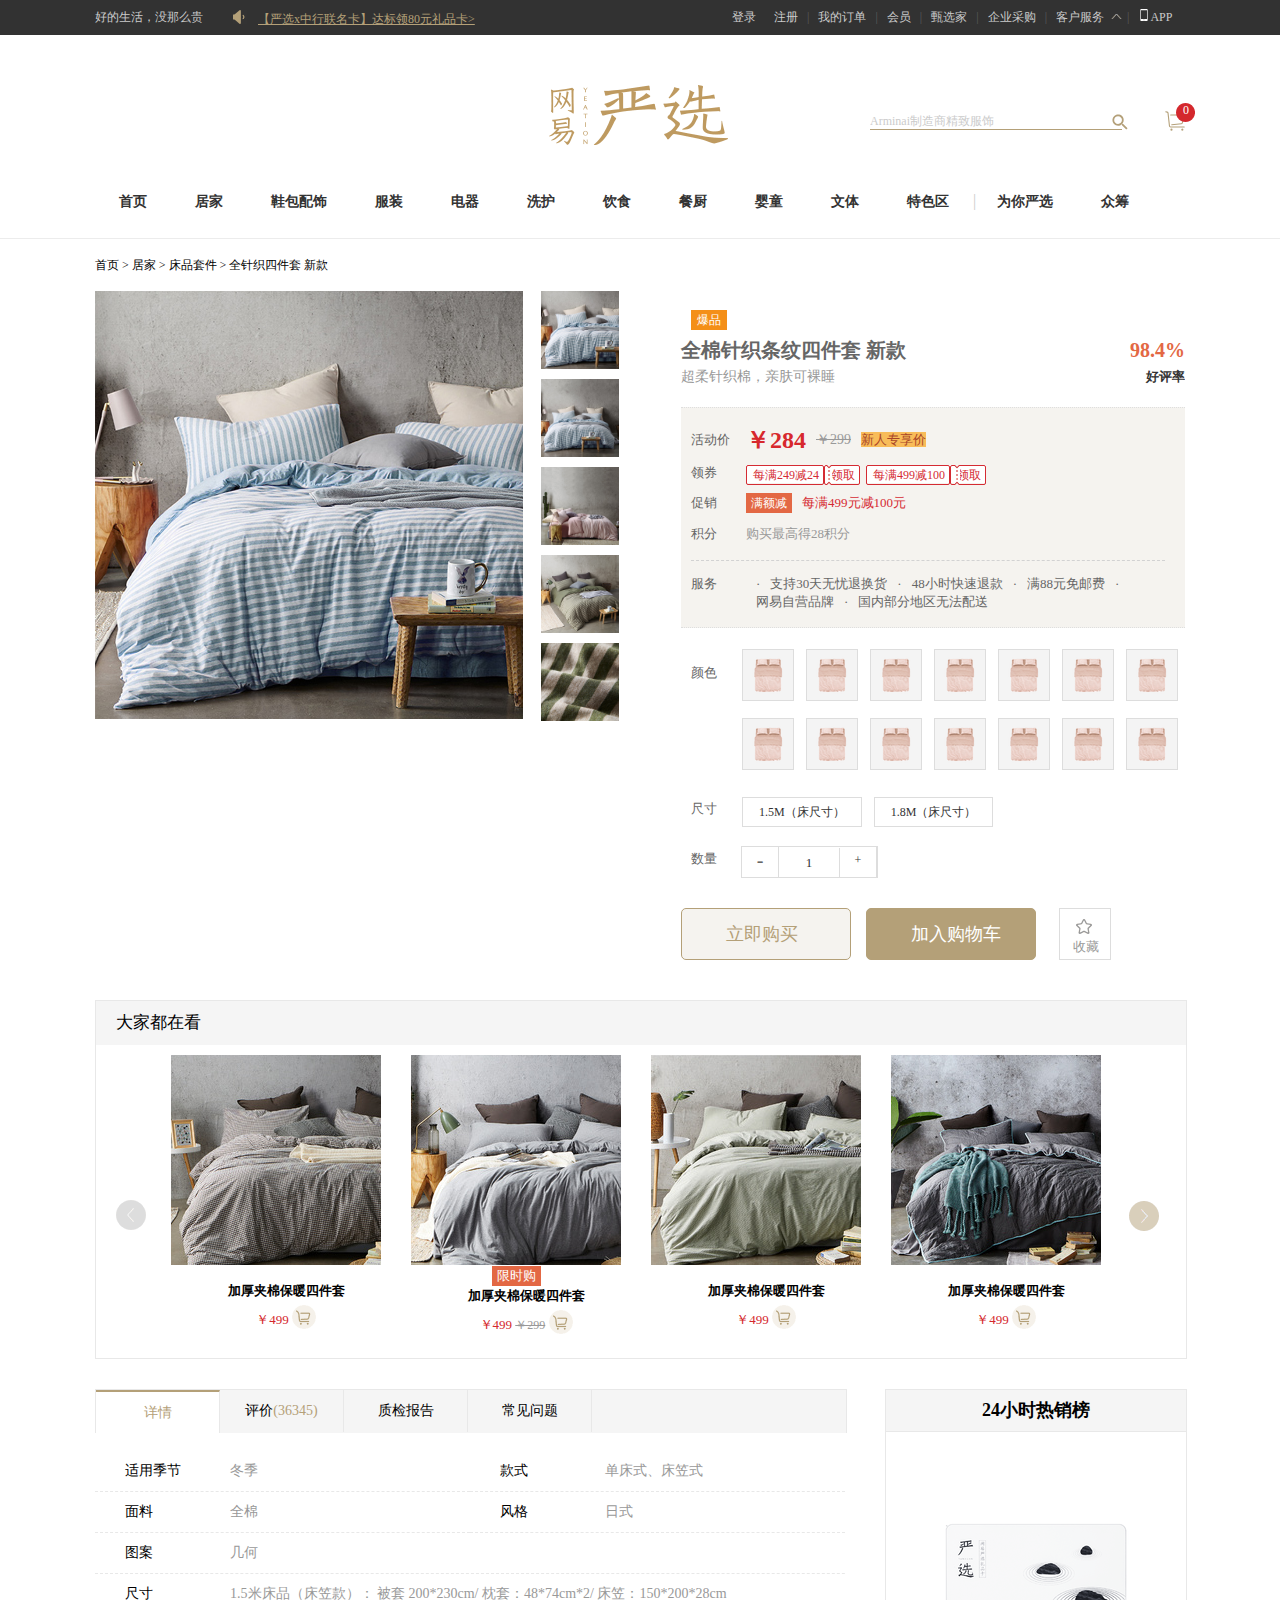
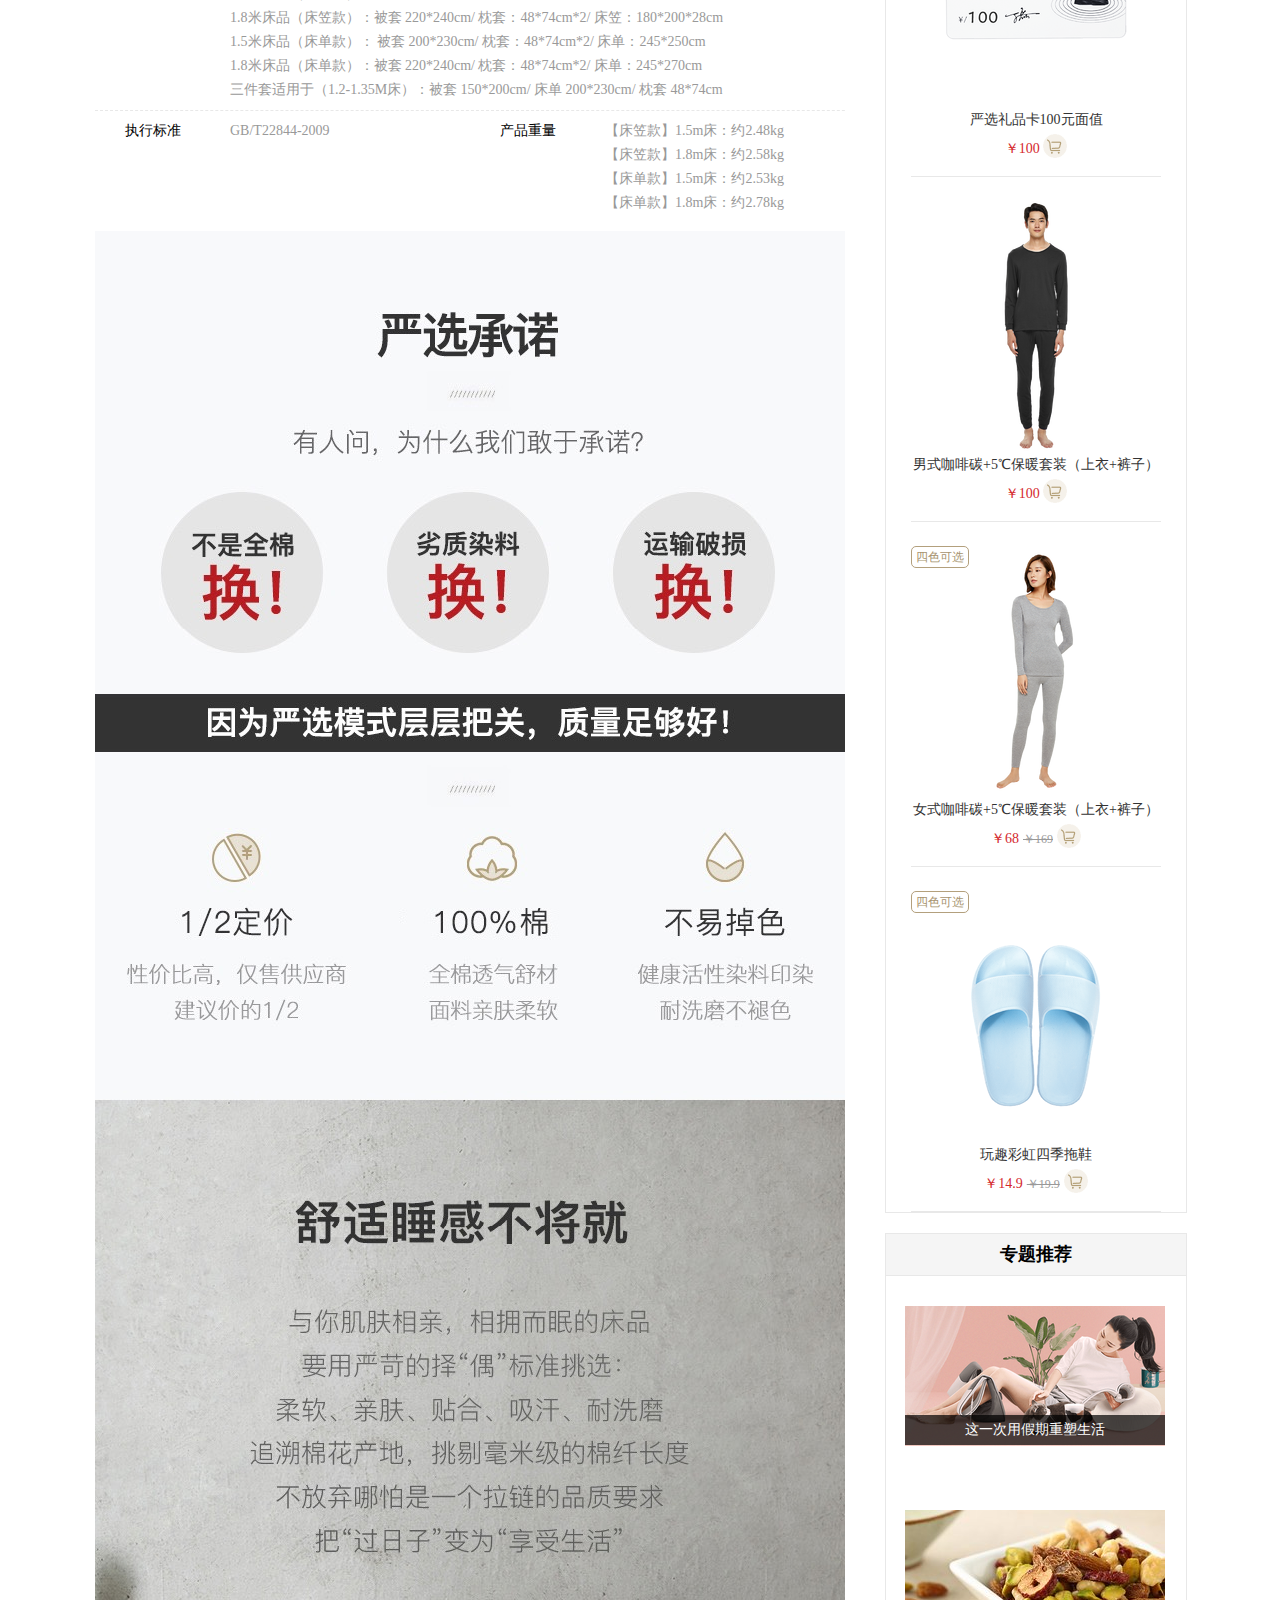
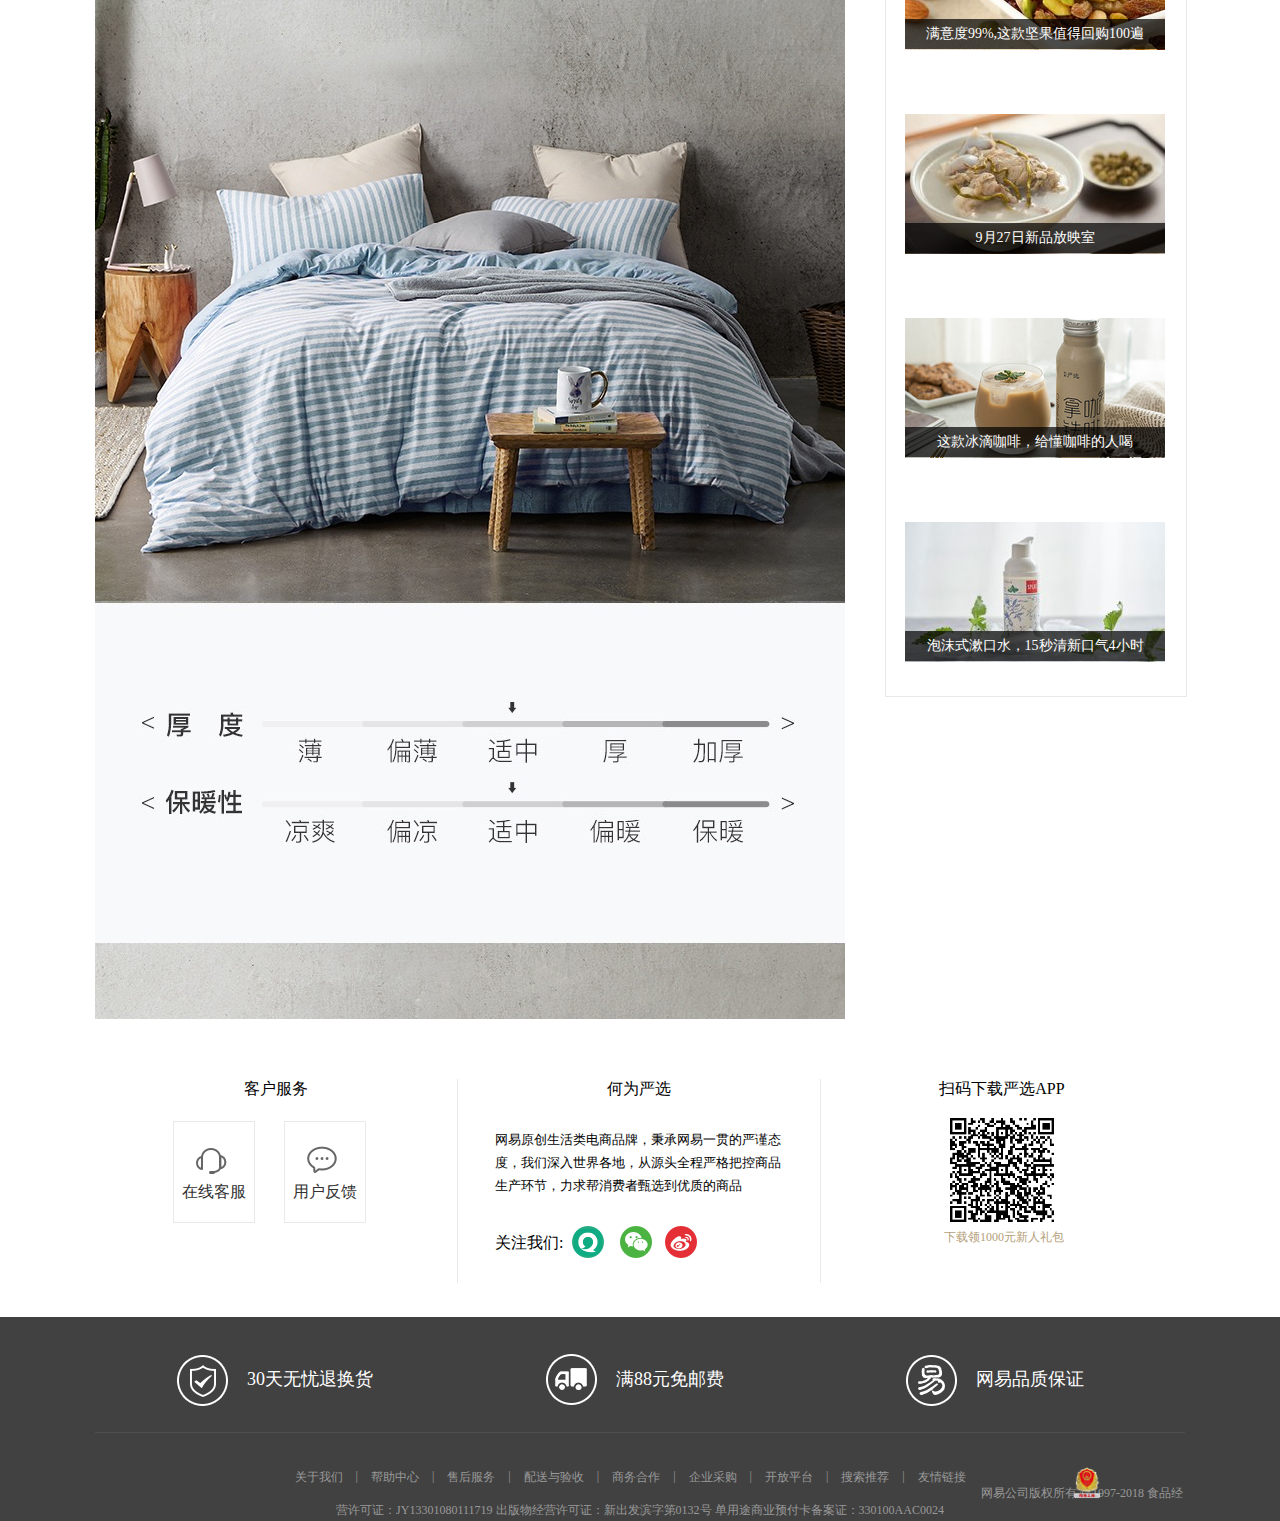
<file: html/Project.html>
<!DOCTYPE html>
<html>

<head>
	<meta charset="utf-8">
	<meta http-equiv="X-UA-Compatible" content="IE=edge">
	<title>全棉针织条纹四件套 新款 - 超柔针织棉，亲肤可裸睡 - 网易严选</title>
	<meta name="viewport" content="width=device-width, initial-scale=1">
	<style type="text/css">
	</style>
	<link rel="stylesheet" href="../css/index.css">
	<link rel="stylesheet" href="../css/project.css">
	<link rel="stylesheet" href="../css/cssreset.css">
	<link rel="shortcut icon" href="../img/favicon.ico" />
	<link rel="bookmark" href="../img/favicon.ico" />
</head>

<body>
	<div class="Nav">
		<div class="Nav_1">
			<nav class="nav2">
				<span class="minilogo"></span>
				<ul>
				<li class="li2">
					<a href="#">首页</a>
				</li>
				<li>
					<a href="#">居家</a>
					<span></span>
					<div class="nav_1">
						<ul>
							<p>床品</p>
							<li>
								<a href="#">
									<img src="../img/chuang.png" style="width: 50px">
									<span>床品被套</span>
								</a>
							</li>
							<li>
								<a href="#">
									<img src="../img/chuang.png" style="width: 50px">
									<span>被枕</span>
								</a>
							</li>
						</ul>
						<ul>
							<p>床品</p>
							<li>
								<a href="#">
									<img src="../img/chuang.png" style="width: 50px">
									<span>床品被套</span>
								</a>
							</li>
							<li>
								<a href="#">
									<img src="../img/chuang.png" style="width: 50px">
									<span>床品被套</span>
								</a>
							</li>
						</ul>
						<ul>
							<p>床品</p>
							<li>
								<a href="#">
									<img src="../img/chuang.png" style="width: 50px">
									<span>床品被套</span>
								</a>
							</li>
							<li>
								<a href="#">
									<img src="../img/chuang.png" style="width: 50px">
									<span>床品被套</span>
								</a>
							</li>
						</ul>
						<ul>
							<p>床品</p>
							<li>
								<a href="#">
									<img src="../img/chuang.png" style="width: 50px">
									<span>床品被套</span>
								</a>
							</li>
							<li>
								<a href="#">
									<img src="../img/chuang.png" style="width: 50px">
									<span>床品被套</span>
								</a>
							</li>
						</ul>
					</div>
				</li>
				<li>
					<a href="#">鞋包配饰</a>
					<span></span>
					<div class="nav_1">
						<ul>
							<p>床品</p>
							<li>
								<a href="#">
									<img src="../img/chuang.png" style="width: 50px">
									<span>床品被套</span>
								</a>
							</li>
							<li>
								<a href="#">
									<img src="../img/chuang.png" style="width: 50px">
									<span>床品被套</span>
								</a>
							</li>
						</ul>
						<ul>
							<p>床品</p>
							<li>
								<a href="#">
									<img src="../img/chuang.png" style="width: 50px">
									<span>床品被套</span>
								</a>
							</li>
							<li>
								<a href="#">
									<img src="../img/chuang.png" style="width: 50px">
									<span>床品被套</span>
								</a>
							</li>
						</ul>
						<ul>
							<p>床品</p>
							<li>
								<a href="#">
									<img src="../img/chuang.png" style="width: 50px">
									<span>床品被套</span>
								</a>
							</li>
							<li>
								<a href="#">
									<img src="../img/chuang.png" style="width: 50px">
									<span>床品被套</span>
								</a>
							</li>
						</ul>
						<ul>
							<p>床品</p>
							<li>
								<a href="#">
									<img src="../img/chuang.png" style="width: 50px">
									<span>床品被套</span>
								</a>
							</li>
							<li>
								<a href="#">
									<img src="../img/chuang.png" style="width: 50px">
									<span>床品被套</span>
								</a>
							</li>
						</ul>
					</div>
				</li>
				<li>
					<a href="#">服装</a>
					<span></span>
					<div class="nav_1">
						<ul>
							<p>床品</p>
							<li>
								<a href="#">
									<img src="../img/chuang.png" style="width: 50px">
									<span>床品被套</span>
								</a>
							</li>
							<li>
								<a href="#">
									<img src="../img/chuang.png" style="width: 50px">
									<span>床品被套</span>
								</a>
							</li>
						</ul>
						<ul>
							<p>床品</p>
							<li>
								<a href="#">
									<img src="../img/chuang.png" style="width: 50px">
									<span>床品被套</span>
								</a>
							</li>
							<li>
								<a href="#">
									<img src="../img/chuang.png" style="width: 50px">
									<span>床品被套</span>
								</a>
							</li>
						</ul>
						<ul>
							<p>床品</p>
							<li>
								<a href="#">
									<img src="../img/chuang.png" style="width: 50px">
									<span>床品被套</span>
								</a>
							</li>
							<li>
								<a href="#">
									<img src="../img/chuang.png" style="width: 50px">
									<span>床品被套</span>
								</a>
							</li>
						</ul>
						<ul>
							<p>床品</p>
							<li>
								<a href="#">
									<img src="../img/chuang.png" style="width: 50px">
									<span>床品被套</span>
								</a>
							</li>
							<li>
								<a href="#">
									<img src="../img/chuang.png" style="width: 50px">
									<span>床品被套</span>
								</a>
							</li>
						</ul>
					</div>
				</li>
				<li>
					<a href="#">电器</a>
					<span></span>
					<div class="nav_1">
						<ul>
							<p>床品</p>
							<li>
								<a href="#">
									<img src="../img/chuang.png" style="width: 50px">
									<span>床品被套</span>
								</a>
							</li>
							<li>
								<a href="#">
									<img src="../img/chuang.png" style="width: 50px">
									<span>床品被套</span>
								</a>
							</li>
						</ul>
						<ul>
							<p>床品</p>
							<li>
								<a href="#">
									<img src="../img/chuang.png" style="width: 50px">
									<span>床品被套</span>
								</a>
							</li>
							<li>
								<a href="#">
									<img src="../img/chuang.png" style="width: 50px">
									<span>床品被套</span>
								</a>
							</li>
						</ul>
						<ul>
							<p>床品</p>
							<li>
								<a href="#">
									<img src="../img/chuang.png" style="width: 50px">
									<span>床品被套</span>
								</a>
							</li>
							<li>
								<a href="#">
									<img src="../img/chuang.png" style="width: 50px">
									<span>床品被套</span>
								</a>
							</li>
						</ul>
						<ul>
							<p>床品</p>
							<li>
								<a href="#">
									<img src="../img/chuang.png" style="width: 50px">
									<span>床品被套</span>
								</a>
							</li>
							<li>
								<a href="#">
									<img src="../img/chuang.png" style="width: 50px">
									<span>床品被套</span>
								</a>
							</li>
						</ul>
					</div>
				</li>
				<li>
					<a href="#">洗护</a>
					<span></span>
					<div class="nav_1">
						<ul>
							<p>床品</p>
							<li>
								<a href="#">
									<img src="../img/chuang.png" style="width: 50px">
									<span>床品被套</span>
								</a>
							</li>
							<li>
								<a href="#">
									<img src="../img/chuang.png" style="width: 50px">
									<span>床品被套</span>
								</a>
							</li>
						</ul>
						<ul>
							<p>床品</p>
							<li>
								<a href="#">
									<img src="../img/chuang.png" style="width: 50px">
									<span>床品被套</span>
								</a>
							</li>
							<li>
								<a href="#">
									<img src="../img/chuang.png" style="width: 50px">
									<span>床品被套</span>
								</a>
							</li>
						</ul>
						<ul>
							<p>床品</p>
							<li>
								<a href="#">
									<img src="../img/chuang.png" style="width: 50px">
									<span>床品被套</span>
								</a>
							</li>
							<li>
								<a href="#">
									<img src="../img/chuang.png" style="width: 50px">
									<span>床品被套</span>
								</a>
							</li>
						</ul>
						<ul>
							<p>床品</p>
							<li>
								<a href="#">
									<img src="../img/chuang.png" style="width: 50px">
									<span>床品被套</span>
								</a>
							</li>
							<li>
								<a href="#">
									<img src="../img/chuang.png" style="width: 50px">
									<span>床品被套</span>
								</a>
							</li>
						</ul>
					</div>
				</li>
				<li>
					<a href="#">饮食</a>
					<span></span>
					<div class="nav_1">
						<ul>
							<p>床品</p>
							<li>
								<a href="#">
									<img src="../img/chuang.png" style="width: 50px">
									<span>床品被套</span>
								</a>
							</li>
							<li>
								<a href="#">
									<img src="../img/chuang.png" style="width: 50px">
									<span>床品被套</span>
								</a>
							</li>
						</ul>
						<ul>
							<p>床品</p>
							<li>
								<a href="#">
									<img src="../img/chuang.png" style="width: 50px">
									<span>床品被套</span>
								</a>
							</li>
							<li>
								<a href="#">
									<img src="../img/chuang.png" style="width: 50px">
									<span>床品被套</span>
								</a>
							</li>
						</ul>
						<ul>
							<p>床品</p>
							<li>
								<a href="#">
									<img src="../img/chuang.png" style="width: 50px">
									<span>床品被套</span>
								</a>
							</li>
							<li>
								<a href="#">
									<img src="../img/chuang.png" style="width: 50px">
									<span>床品被套</span>
								</a>
							</li>
						</ul>
						<ul>
							<p>床品</p>
							<li>
								<a href="#">
									<img src="../img/chuang.png" style="width: 50px">
									<span>床品被套</span>
								</a>
							</li>
							<li>
								<a href="#">
									<img src="../img/chuang.png" style="width: 50px">
									<span>床品被套</span>
								</a>
							</li>
						</ul>
					</div>
				</li>
				<li>
					<a href="#">餐厨</a>
					<span></span>
					<div class="nav_1">
						<ul>
							<p>床品</p>
							<li>
								<a href="#">
									<img src="../img/chuang.png" style="width: 50px">
									<span>床品被套</span>
								</a>
							</li>
							<li>
								<a href="#">
									<img src="../img/chuang.png" style="width: 50px">
									<span>床品被套</span>
								</a>
							</li>
						</ul>
						<ul>
							<p>床品</p>
							<li>
								<a href="#">
									<img src="../img/chuang.png" style="width: 50px">
									<span>床品被套</span>
								</a>
							</li>
							<li>
								<a href="#">
									<img src="../img/chuang.png" style="width: 50px">
									<span>床品被套</span>
								</a>
							</li>
						</ul>
						<ul>
							<p>床品</p>
							<li>
								<a href="#">
									<img src="../img/chuang.png" style="width: 50px">
									<span>床品被套</span>
								</a>
							</li>
							<li>
								<a href="#">
									<img src="../img/chuang.png" style="width: 50px">
									<span>床品被套</span>
								</a>
							</li>
						</ul>
						<ul>
							<p>床品</p>
							<li>
								<a href="#">
									<img src="../img/chuang.png" style="width: 50px">
									<span>床品被套</span>
								</a>
							</li>
							<li>
								<a href="#">
									<img src="../img/chuang.png" style="width: 50px">
									<span>床品被套</span>
								</a>
							</li>
						</ul>
					</div>
				</li>
				<li>
					<a href="#">婴童</a>
					<span></span>
					<div class="nav_1">
						<ul>
							<p>床品</p>
							<li>
								<a href="#">
									<img src="../img/chuang.png" style="width: 50px">
									<span>床品被套</span>
								</a>
							</li>
							<li>
								<a href="#">
									<img src="../img/chuang.png" style="width: 50px">
									<span>床品被套</span>
								</a>
							</li>
						</ul>
						<ul>
							<p>床品</p>
							<li>
								<a href="#">
									<img src="../img/chuang.png" style="width: 50px">
									<span>床品被套</span>
								</a>
							</li>
							<li>
								<a href="#">
									<img src="../img/chuang.png" style="width: 50px">
									<span>床品被套</span>
								</a>
							</li>
						</ul>
						<ul>
							<p>床品</p>
							<li>
								<a href="#">
									<img src="../img/chuang.png" style="width: 50px">
									<span>床品被套</span>
								</a>
							</li>
							<li>
								<a href="#">
									<img src="../img/chuang.png" style="width: 50px">
									<span>床品被套</span>
								</a>
							</li>
						</ul>
						<ul>
							<p>床品</p>
							<li>
								<a href="#">
									<img src="../img/chuang.png" style="width: 50px">
									<span>床品被套</span>
								</a>
							</li>
							<li>
								<a href="#">
									<img src="../img/chuang.png" style="width: 50px">
									<span>床品被套</span>
								</a>
							</li>
						</ul>
					</div>
				</li>
				<li>
					<a href="#">文体</a>
					<span></span>
					<div class="nav_1">
						<ul>
							<p>床品</p>
							<li>
								<a href="#">
									<img src="../img/chuang.png" style="width: 50px">
									<span>床品被套</span>
								</a>
							</li>
							<li>
								<a href="#">
									<img src="../img/chuang.png" style="width: 50px">
									<span>床品被套</span>
								</a>
							</li>
						</ul>
						<ul>
							<p>床品</p>
							<li>
								<a href="#">
									<img src="../img/chuang.png" style="width: 50px">
									<span>床品被套</span>
								</a>
							</li>
							<li>
								<a href="#">
									<img src="../img/chuang.png" style="width: 50px">
									<span>床品被套</span>
								</a>
							</li>
						</ul>
						<ul>
							<p>床品</p>
							<li>
								<a href="#">
									<img src="../img/chuang.png" style="width: 50px">
									<span>床品被套</span>
								</a>
							</li>
							<li>
								<a href="#">
									<img src="../img/chuang.png" style="width: 50px">
									<span>床品被套</span>
								</a>
							</li>
						</ul>
						<ul>
							<p>床品</p>
							<li>
								<a href="#">
									<img src="../img/chuang.png" style="width: 50px">
									<span>床品被套</span>
								</a>
							</li>
							<li>
								<a href="#">
									<img src="../img/chuang.png" style="width: 50px">
									<span>床品被套</span>
								</a>
							</li>
						</ul>
					</div>
				</li>
				<li>
					<a href="#">特色区</a>
					<span></span>
					<div class="nav_1">
						<ul>
							<p>床品</p>
							<li>
								<a href="#">
									<img src="../img/chuang.png" style="width: 50px">
									<span>床品被套</span>
								</a>
							</li>
							<li>
								<a href="#">
									<img src="../img/chuang.png" style="width: 50px">
									<span>床品被套</span>
								</a>
							</li>
						</ul>
						<ul>
							<p>床品</p>
							<li>
								<a href="#">
									<img src="../img/chuang.png" style="width: 50px">
									<span>床品被套</span>
								</a>
							</li>
							<li>
								<a href="#">
									<img src="../img/chuang.png" style="width: 50px">
									<span>床品被套</span>
								</a>
							</li>
						</ul>
						<ul>
							<p>床品</p>
							<li>
								<a href="#">
									<img src="../img/chuang.png" style="width: 50px">
									<span>床品被套</span>
								</a>
							</li>
							<li>
								<a href="#">
									<img src="../img/chuang.png" style="width: 50px">
									<span>床品被套</span>
								</a>
							</li>
						</ul>
						<ul>
							<p>床品</p>
							<li>
								<a href="#">
									<img src="../img/chuang.png" style="width: 50px">
									<span>床品被套</span>
								</a>
							</li>
							<li>
								<a href="#">
									<img src="../img/chuang.png" style="width: 50px">
									<span>床品被套</span>
								</a>
							</li>
						</ul>
					</div>
				</li>

			</ul>
			</nav>
			<span class="minisearch"></span>
			<span class="miniuser"></span>
			<span class="minishopcar">
				<span class="shopcarnum">0</span>
			</span>
		</div>
	</div>
	<div class="Nav2">
		<div class="Nav2_1">
				<div class="navbar">
						<ul>
							<li class="current">详情</li>
							<li>评价<span>(36345)</span></li>
							<li>质检报告</li>
							<li class="last">常见问题</li>
						</ul>
						<a href="#" class="btn">
							<span>加入购物车</span>
						</a>
						<span class="minishopcar">
							<span class="shopcarnum">0</span>
						</span>
					</div>	
		
		</div>
	</div>
	<header>
		<div id="head">
			<svg class="icon" aria-hidden="true">
				<use xlink:href="#icon-daoju"></use>
			</svg>
			<span class="top_l">
				<a href="">好的生活，没那么贵</a>
			</span>
			<span class="top_m"><span></span>
			<div class="scroll">
					<a>【严选x中行联名卡】达标领80元礼品卡></a>
					<a>【福利】下载严选APP，抢1元包邮团，领...</a>
					<a>【严选x中行联名卡】达标领80元礼品卡></a>

				</div>
		</span>
			<div class="top_r">
				<span class="one">登录</span>
				<span>注册</span>
				<span class="ver">|</span>
				<span>我的订单</span>
				<span class="ver">|</span>
				<span>会员</span>
				<span class="ver">|</span>
				<span>甄选家</span>
				<span class="ver">|</span>
				<span>企业采购</span>
				<span class="ver">|</span>
			 <span id="serve">客户服务
                    
                    <span class="tap"></span>
                    <div class="xs-nav">
                        <span class="sjx"></span>
                        <ul>
                            <li>在线服务</li>
                            <li>帮助中心</li>
                            <li>商务合作</li>
                            <li class="no">开放平台</li>
                        </ul>
                    </div>
                </span>
				<span class="ver">|</span>
				<span>
					<img src="../img/phone.png">APP</span>
			</div>
		</div>
	</header>
	<div class="hbody">
		<h1>
			<span class="logo"></span>
		</h1>
		<p class="search">
			<input type="text" name="" placeholder="Arminai制造商精致服饰">
			<span>
				<img src="../img/millor.png" id="large">
			</span>
			<span>
				<img src="../img/shopcar.png" id="shopcar">
				<span class="shopcarnum2">0</span>

			</span>

		</p>
		<nav class="nav1">
			<ul>
				<li class="li1">
					<a href="#">首页</a>
				</li>
				<li>
					<a href="#">居家</a>
					<span></span>
					<div class="nav_1">
						<ul>
							<p>床品</p>
							<li>
								<a href="#">
									<img src="../img/chuang.png" style="width: 50px">
									<span>床品被套</span>
								</a>
							</li>
							<li>
								<a href="#">
									<img src="../img/chuang.png" style="width: 50px">
									<span>被枕</span>
								</a>
							</li>
						</ul>
						<ul>
							<p>床品</p>
							<li>
								<a href="#">
									<img src="../img/chuang.png" style="width: 50px">
									<span>床品被套</span>
								</a>
							</li>
							<li>
								<a href="#">
									<img src="../img/chuang.png" style="width: 50px">
									<span>床品被套</span>
								</a>
							</li>
						</ul>
						<ul>
							<p>床品</p>
							<li>
								<a href="#">
									<img src="../img/chuang.png" style="width: 50px">
									<span>床品被套</span>
								</a>
							</li>
							<li>
								<a href="#">
									<img src="../img/chuang.png" style="width: 50px">
									<span>床品被套</span>
								</a>
							</li>
						</ul>
						<ul>
							<p>床品</p>
							<li>
								<a href="#">
									<img src="../img/chuang.png" style="width: 50px">
									<span>床品被套</span>
								</a>
							</li>
							<li>
								<a href="#">
									<img src="../img/chuang.png" style="width: 50px">
									<span>床品被套</span>
								</a>
							</li>
						</ul>
					</div>
				</li>
				<li>
					<a href="#">鞋包配饰</a>
					<span></span>
					<div class="nav_1">
						<ul>
							<p>床品</p>
							<li>
								<a href="#">
									<img src="../img/chuang.png" style="width: 50px">
									<span>床品被套</span>
								</a>
							</li>
							<li>
								<a href="#">
									<img src="../img/chuang.png" style="width: 50px">
									<span>床品被套</span>
								</a>
							</li>
						</ul>
						<ul>
							<p>床品</p>
							<li>
								<a href="#">
									<img src="../img/chuang.png" style="width: 50px">
									<span>床品被套</span>
								</a>
							</li>
							<li>
								<a href="#">
									<img src="../img/chuang.png" style="width: 50px">
									<span>床品被套</span>
								</a>
							</li>
						</ul>
						<ul>
							<p>床品</p>
							<li>
								<a href="#">
									<img src="../img/chuang.png" style="width: 50px">
									<span>床品被套</span>
								</a>
							</li>
							<li>
								<a href="#">
									<img src="../img/chuang.png" style="width: 50px">
									<span>床品被套</span>
								</a>
							</li>
						</ul>
						<ul>
							<p>床品</p>
							<li>
								<a href="#">
									<img src="../img/chuang.png" style="width: 50px">
									<span>床品被套</span>
								</a>
							</li>
							<li>
								<a href="#">
									<img src="../img/chuang.png" style="width: 50px">
									<span>床品被套</span>
								</a>
							</li>
						</ul>
					</div>
				</li>
				<li>
					<a href="#">服装</a>
					<span></span>
					<div class="nav_1">
						<ul>
							<p>床品</p>
							<li>
								<a href="#">
									<img src="../img/chuang.png" style="width: 50px">
									<span>床品被套</span>
								</a>
							</li>
							<li>
								<a href="#">
									<img src="../img/chuang.png" style="width: 50px">
									<span>床品被套</span>
								</a>
							</li>
						</ul>
						<ul>
							<p>床品</p>
							<li>
								<a href="#">
									<img src="../img/chuang.png" style="width: 50px">
									<span>床品被套</span>
								</a>
							</li>
							<li>
								<a href="#">
									<img src="../img/chuang.png" style="width: 50px">
									<span>床品被套</span>
								</a>
							</li>
						</ul>
						<ul>
							<p>床品</p>
							<li>
								<a href="#">
									<img src="../img/chuang.png" style="width: 50px">
									<span>床品被套</span>
								</a>
							</li>
							<li>
								<a href="#">
									<img src="../img/chuang.png" style="width: 50px">
									<span>床品被套</span>
								</a>
							</li>
						</ul>
						<ul>
							<p>床品</p>
							<li>
								<a href="#">
									<img src="../img/chuang.png" style="width: 50px">
									<span>床品被套</span>
								</a>
							</li>
							<li>
								<a href="#">
									<img src="../img/chuang.png" style="width: 50px">
									<span>床品被套</span>
								</a>
							</li>
						</ul>
					</div>
				</li>
				<li>
					<a href="#">电器</a>
					<span></span>
					<div class="nav_1">
						<ul>
							<p>床品</p>
							<li>
								<a href="#">
									<img src="../img/chuang.png" style="width: 50px">
									<span>床品被套</span>
								</a>
							</li>
							<li>
								<a href="#">
									<img src="../img/chuang.png" style="width: 50px">
									<span>床品被套</span>
								</a>
							</li>
						</ul>
						<ul>
							<p>床品</p>
							<li>
								<a href="#">
									<img src="../img/chuang.png" style="width: 50px">
									<span>床品被套</span>
								</a>
							</li>
							<li>
								<a href="#">
									<img src="../img/chuang.png" style="width: 50px">
									<span>床品被套</span>
								</a>
							</li>
						</ul>
						<ul>
							<p>床品</p>
							<li>
								<a href="#">
									<img src="../img/chuang.png" style="width: 50px">
									<span>床品被套</span>
								</a>
							</li>
							<li>
								<a href="#">
									<img src="../img/chuang.png" style="width: 50px">
									<span>床品被套</span>
								</a>
							</li>
						</ul>
						<ul>
							<p>床品</p>
							<li>
								<a href="#">
									<img src="../img/chuang.png" style="width: 50px">
									<span>床品被套</span>
								</a>
							</li>
							<li>
								<a href="#">
									<img src="../img/chuang.png" style="width: 50px">
									<span>床品被套</span>
								</a>
							</li>
						</ul>
					</div>
				</li>
				<li>
					<a href="#">洗护</a>
					<span></span>
					<div class="nav_1">
						<ul>
							<p>床品</p>
							<li>
								<a href="#">
									<img src="../img/chuang.png" style="width: 50px">
									<span>床品被套</span>
								</a>
							</li>
							<li>
								<a href="#">
									<img src="../img/chuang.png" style="width: 50px">
									<span>床品被套</span>
								</a>
							</li>
						</ul>
						<ul>
							<p>床品</p>
							<li>
								<a href="#">
									<img src="../img/chuang.png" style="width: 50px">
									<span>床品被套</span>
								</a>
							</li>
							<li>
								<a href="#">
									<img src="../img/chuang.png" style="width: 50px">
									<span>床品被套</span>
								</a>
							</li>
						</ul>
						<ul>
							<p>床品</p>
							<li>
								<a href="#">
									<img src="../img/chuang.png" style="width: 50px">
									<span>床品被套</span>
								</a>
							</li>
							<li>
								<a href="#">
									<img src="../img/chuang.png" style="width: 50px">
									<span>床品被套</span>
								</a>
							</li>
						</ul>
						<ul>
							<p>床品</p>
							<li>
								<a href="#">
									<img src="../img/chuang.png" style="width: 50px">
									<span>床品被套</span>
								</a>
							</li>
							<li>
								<a href="#">
									<img src="../img/chuang.png" style="width: 50px">
									<span>床品被套</span>
								</a>
							</li>
						</ul>
					</div>
				</li>
				<li>
					<a href="#">饮食</a>
					<span></span>
					<div class="nav_1">
						<ul>
							<p>床品</p>
							<li>
								<a href="#">
									<img src="../img/chuang.png" style="width: 50px">
									<span>床品被套</span>
								</a>
							</li>
							<li>
								<a href="#">
									<img src="../img/chuang.png" style="width: 50px">
									<span>床品被套</span>
								</a>
							</li>
						</ul>
						<ul>
							<p>床品</p>
							<li>
								<a href="#">
									<img src="../img/chuang.png" style="width: 50px">
									<span>床品被套</span>
								</a>
							</li>
							<li>
								<a href="#">
									<img src="../img/chuang.png" style="width: 50px">
									<span>床品被套</span>
								</a>
							</li>
						</ul>
						<ul>
							<p>床品</p>
							<li>
								<a href="#">
									<img src="../img/chuang.png" style="width: 50px">
									<span>床品被套</span>
								</a>
							</li>
							<li>
								<a href="#">
									<img src="../img/chuang.png" style="width: 50px">
									<span>床品被套</span>
								</a>
							</li>
						</ul>
						<ul>
							<p>床品</p>
							<li>
								<a href="#">
									<img src="../img/chuang.png" style="width: 50px">
									<span>床品被套</span>
								</a>
							</li>
							<li>
								<a href="#">
									<img src="../img/chuang.png" style="width: 50px">
									<span>床品被套</span>
								</a>
							</li>
						</ul>
					</div>
				</li>
				<li>
					<a href="#">餐厨</a>
					<span></span>
					<div class="nav_1">
						<ul>
							<p>床品</p>
							<li>
								<a href="#">
									<img src="../img/chuang.png" style="width: 50px">
									<span>床品被套</span>
								</a>
							</li>
							<li>
								<a href="#">
									<img src="../img/chuang.png" style="width: 50px">
									<span>床品被套</span>
								</a>
							</li>
						</ul>
						<ul>
							<p>床品</p>
							<li>
								<a href="#">
									<img src="../img/chuang.png" style="width: 50px">
									<span>床品被套</span>
								</a>
							</li>
							<li>
								<a href="#">
									<img src="../img/chuang.png" style="width: 50px">
									<span>床品被套</span>
								</a>
							</li>
						</ul>
						<ul>
							<p>床品</p>
							<li>
								<a href="#">
									<img src="../img/chuang.png" style="width: 50px">
									<span>床品被套</span>
								</a>
							</li>
							<li>
								<a href="#">
									<img src="../img/chuang.png" style="width: 50px">
									<span>床品被套</span>
								</a>
							</li>
						</ul>
						<ul>
							<p>床品</p>
							<li>
								<a href="#">
									<img src="../img/chuang.png" style="width: 50px">
									<span>床品被套</span>
								</a>
							</li>
							<li>
								<a href="#">
									<img src="../img/chuang.png" style="width: 50px">
									<span>床品被套</span>
								</a>
							</li>
						</ul>
					</div>
				</li>
				<li>
					<a href="#">婴童</a>
					<span></span>
					<div class="nav_1">
						<ul>
							<p>床品</p>
							<li>
								<a href="#">
									<img src="../img/chuang.png" style="width: 50px">
									<span>床品被套</span>
								</a>
							</li>
							<li>
								<a href="#">
									<img src="../img/chuang.png" style="width: 50px">
									<span>床品被套</span>
								</a>
							</li>
						</ul>
						<ul>
							<p>床品</p>
							<li>
								<a href="#">
									<img src="../img/chuang.png" style="width: 50px">
									<span>床品被套</span>
								</a>
							</li>
							<li>
								<a href="#">
									<img src="../img/chuang.png" style="width: 50px">
									<span>床品被套</span>
								</a>
							</li>
						</ul>
						<ul>
							<p>床品</p>
							<li>
								<a href="#">
									<img src="../img/chuang.png" style="width: 50px">
									<span>床品被套</span>
								</a>
							</li>
							<li>
								<a href="#">
									<img src="../img/chuang.png" style="width: 50px">
									<span>床品被套</span>
								</a>
							</li>
						</ul>
						<ul>
							<p>床品</p>
							<li>
								<a href="#">
									<img src="../img/chuang.png" style="width: 50px">
									<span>床品被套</span>
								</a>
							</li>
							<li>
								<a href="#">
									<img src="../img/chuang.png" style="width: 50px">
									<span>床品被套</span>
								</a>
							</li>
						</ul>
					</div>
				</li>
				<li>
					<a href="#">文体</a>
					<span></span>
					<div class="nav_1">
						<ul>
							<p>床品</p>
							<li>
								<a href="#">
									<img src="../img/chuang.png" style="width: 50px">
									<span>床品被套</span>
								</a>
							</li>
							<li>
								<a href="#">
									<img src="../img/chuang.png" style="width: 50px">
									<span>床品被套</span>
								</a>
							</li>
						</ul>
						<ul>
							<p>床品</p>
							<li>
								<a href="#">
									<img src="../img/chuang.png" style="width: 50px">
									<span>床品被套</span>
								</a>
							</li>
							<li>
								<a href="#">
									<img src="../img/chuang.png" style="width: 50px">
									<span>床品被套</span>
								</a>
							</li>
						</ul>
						<ul>
							<p>床品</p>
							<li>
								<a href="#">
									<img src="../img/chuang.png" style="width: 50px">
									<span>床品被套</span>
								</a>
							</li>
							<li>
								<a href="#">
									<img src="../img/chuang.png" style="width: 50px">
									<span>床品被套</span>
								</a>
							</li>
						</ul>
						<ul>
							<p>床品</p>
							<li>
								<a href="#">
									<img src="../img/chuang.png" style="width: 50px">
									<span>床品被套</span>
								</a>
							</li>
							<li>
								<a href="#">
									<img src="../img/chuang.png" style="width: 50px">
									<span>床品被套</span>
								</a>
							</li>
						</ul>
					</div>
				</li>
				<li>
					<a href="#">特色区</a>
					<span></span>
					<div class="nav_1">
						<ul>
							<p>床品</p>
							<li>
								<a href="#">
									<img src="../img/chuang.png" style="width: 50px">
									<span>床品被套</span>
								</a>
							</li>
							<li>
								<a href="#">
									<img src="../img/chuang.png" style="width: 50px">
									<span>床品被套</span>
								</a>
							</li>
						</ul>
						<ul>
							<p>床品</p>
							<li>
								<a href="#">
									<img src="../img/chuang.png" style="width: 50px">
									<span>床品被套</span>
								</a>
							</li>
							<li>
								<a href="#">
									<img src="../img/chuang.png" style="width: 50px">
									<span>床品被套</span>
								</a>
							</li>
						</ul>
						<ul>
							<p>床品</p>
							<li>
								<a href="#">
									<img src="../img/chuang.png" style="width: 50px">
									<span>床品被套</span>
								</a>
							</li>
							<li>
								<a href="#">
									<img src="../img/chuang.png" style="width: 50px">
									<span>床品被套</span>
								</a>
							</li>
						</ul>
						<ul>
							<p>床品</p>
							<li>
								<a href="#">
									<img src="../img/chuang.png" style="width: 50px">
									<span>床品被套</span>
								</a>
							</li>
							<li>
								<a href="#">
									<img src="../img/chuang.png" style="width: 50px">
									<span>床品被套</span>
								</a>
							</li>
						</ul>
					</div>
				</li>
				<a>
					<span class="no">|</span>
				</a>
				<li>
					<a href="#">为你严选</a>
				</li>
				<li>
					<a href="#" class="a1">众筹</a>
				</li>
			</ul>
		</nav>
	</div>
	<section>
		<div class="bg">
			<div class="x-nav">
				<span>首页</span>
				<span>></span>
				<span>居家</span>
				<span>></span>
				<span>床品套件</span>
				<span>></span>
				<span>全针织四件套</span>
				<span>新款</span>
			</div>
			<div class="detail">
				<div class="detail-1">
					<div class="dtl">
						<div class="pic-lg">
							<img src="../img/1e112d632a40935aae55b14c529000a0.jpg" alt="">
						</div>
						<div class="pic-s">
							<ul>
								<li>
									<a href="#">
										<img src="../img/1e112d632a40935aae55b14c529000a0.jpg" alt="">
									</a>
								</li>
								<li>
									<a href="#">
										<img src="../img/fffb1322337ad58526ba69e5738b9c7f.jpg" alt="">
									</a>
								</li>
								<li>
									<a href="#">
										<img src="../img/f0ea6252b2d462f4c555623d1346bca8.jpg" alt="">
									</a>
								</li>
								<li>
									<a href="#">
										<img src="../img/3133343366e12464268eee6e21e78b46.jpg" alt="">
									</a>
								</li>
								<li>
									<a href="#">
										<img src="../img/b44f0afe5bc036d8ece12f0ccc02a039.jpg" alt="">
									</a>
								</li>
							</ul>
						</div>
					</div>
					<div class="dtr">
						<div class="title">
							<div>
								<span>
									<a href="#">爆品</a>
								</span>
							</div>
							<p class="name">全棉针织条纹四件套 新款
								<span class="right">98.4%</span></p>
							<p class="intro">超柔针织棉，亲肤可裸睡
								<span class="right"><a href="#">好评率</a></span></p>
						</div>
						<div class="price">
							<p class="pri-1">
								<span class="s-label">活动价</span>
								<span class="Price2">￥284</span>
								<span class="clear price3">￥299</span>
								<span class="new-price">
									<a href="#">新人专享价</a>
								</span>
							</p>
							<div class="pri-2">
								<span class="s-label">领券</span>
								<ul class="coupon">
									<li class="coupon-1">
										<span>每满249减24
										</span>
										<span>领取</span>
										<i></i>

									</li>
									<li class="coupon-2">
										<span>每满499减100
										</span>
										<span>领取</span>
										<i id="coupon-2"></i>

									</li>
								</ul>
							</div>
							<p class="pri-3">
								<span class="s-label">促销</span>
								<span class="sale">满额减</span>
								<span class="minus">每满499元减100元</span>
							</p>
							<p class="pri-4">
								<span class="s-label">积分</span>
								<span class="price3">购买最高得28积分 </span>
							</p>
							<hr class="line">
							<p class="pri-5">
								<span class="s-label" id="serve">服务</span>
								<a href="#">
									<span>·</span>
									<span class="no">支持30天无忧退换货</span>
									<span>·</span>
									<span class="no">48小时快速退款</span>
									<span>·</span>
									<span class="no">满88元免邮费</span>
									<span>·</span>
									<span class="no">网易自营品牌</span>
									<span>·</span>
									<span class="no">国内部分地区无法配送</span>
								</a>
							</p>
						</div>
						<div class="style">
							<div class="style1">
								<span>颜色</span>
								<ul>
									<li>
										<i>
											<img src="../img/d75e85bdbdb862e68d93b7a593e48313.png" alt="">
										</i>
									</li>
									<li>
										<i>
											<img src="../img/d75e85bdbdb862e68d93b7a593e48313.png" alt="">
										</i>
									</li>
									<li>
										<i>
											<img src="../img/d75e85bdbdb862e68d93b7a593e48313.png" alt="">
										</i>
									</li>
									<li>
										<i>
											<img src="../img/d75e85bdbdb862e68d93b7a593e48313.png" alt="">
										</i>
									</li>
									<li>
										<i>
											<img src="../img/d75e85bdbdb862e68d93b7a593e48313.png" alt="">
										</i>
									</li>
									<li>
										<i>
											<img src="../img/d75e85bdbdb862e68d93b7a593e48313.png" alt="">
										</i>
									</li>
									<li>
										<i>
											<img src="../img/d75e85bdbdb862e68d93b7a593e48313.png" alt="">
										</i>
									</li>
									<li>
										<i>
											<img src="../img/d75e85bdbdb862e68d93b7a593e48313.png" alt="">
										</i>
									</li>
									<li>
										<i>
											<img src="../img/d75e85bdbdb862e68d93b7a593e48313.png" alt="">
										</i>
									</li>
									<li>
										<i>
											<img src="../img/d75e85bdbdb862e68d93b7a593e48313.png" alt="">
										</i>
									</li>
									<li>
										<i>
											<img src="../img/d75e85bdbdb862e68d93b7a593e48313.png" alt="">
										</i>
									</li>
									<li>
										<i>
											<img src="../img/d75e85bdbdb862e68d93b7a593e48313.png" alt="">
										</i>
									</li>
									<li>
										<i>
											<img src="../img/d75e85bdbdb862e68d93b7a593e48313.png" alt="">
										</i>
									</li>
									<li>
										<i>
											<img src="../img/d75e85bdbdb862e68d93b7a593e48313.png" alt="">
										</i>
									</li>
								</ul>
							</div>
							<div class="style2">
								<span>尺寸</span>
								<ul>
									<li>
										<span><a href="#">1.5M（床尺寸）</a></span>
									</li>
									<li>
										<span>
											<a href="#">
												1.8M（床尺寸）
											</a>
										</span>
									</li>
								</ul>
							</div>
							<div class="style3">
								<span>数量</span>
								<div class="num">
									<span >-</span>
									<input type="text" value="1">
									<span class="right">+</span>
								</div>				
							</div>

							 <div class="Btn">
								<a href="#"> 
									<span class="btn1">立即购买</span>
								 </a>
								<a href="#">
									<i></i>
									<span class="btn2">加入购物车</span>
								</a>
								<div>
									<div>
										<span class="star"></span>
									</div>
									<div>收藏</div>
								</div>
							</div>
						</div>
					</div>
				</div>
				<div class="detail-2">
					<div class="shows">
						<div><span>大家都在看</span></div>
						<div class="shows-pic">
							<span class="left"></span>
							<div class="shows2">
								<ul>
									<li>
										<div>
											<img src="../img/1d212b1fe2c13006c7b8fc011c787d55.jpg" alt="">
										</div>
										<span class="txt"></span>
										<span class="intro">加厚夹棉保暖四件套</span>
										<span class="price">￥499
										<i></i>
										</span>
									</li>
									<li>
										<div>
											<img src="../img/d2d54796c9f006809f125559f4944c31.jpg" alt="">
										</div>
										<span class="txt sale">限时购</span>
										<span class="intro">加厚夹棉保暖四件套</span>
										<span class="price">￥499
										<a class="clear">￥299</a>
										<i></i>
										</span>
									</li>
									<li>
										<div>
											<img src="../img/9ce754d44e3edf6ece83b2692e5efab6.jpg" alt="">
										</div>
										<span class="txt"></span>
										<span class="intro">加厚夹棉保暖四件套</span>
										<span class="price">￥499
										<i></i>
										</span>
									</li>
									<li>
										<div>
											<img src="../img/805dc1c3e5dd10a3bed5e05cd1f71067.jpg" alt="">
										</div>
										<span class="txt"></span>
										<span class="intro">加厚夹棉保暖四件套</span>
										<span class="price">￥499
										<i></i>
										</span>
									</li>
									<li>
										<div>
											<img src="../img/ba8819675f50b401b10811ab51bfa4e0.jpg" alt="">
										</div>
										<span class="txt"></span>
										<span class="intro">加厚夹棉保暖四件套</span>
										<span class="price">￥499
										<i></i>
										</span>
									</li>
									<li>
										<div>
											<img src="../img/be88893e0b86d926f30b2dc2a03073f3.png" alt="">
										</div>
											<span class="txt sale">居家新主张</span>
										<span class="intro">加厚夹棉保暖四件套</span>
										<span class="price">￥499
										<i></i>
										</span>
									</li>
									<li>
										<div>
											<img src="../img/f954268e489bd1293c1b10878bcdcefd.jpg" alt="">
										</div>
										<span class="txt sale">满额减</span>
										<span class="intro">加厚夹棉保暖四件套</span>
										<span class="price">￥499
										<i></i>
										</span>
									</li>
									<li>
										<div>
											<img src="../img/d9c864b39c9293e93ae7e721e98bf8c8.jpg" alt="">
										</div>
										<span class="txt sale">居家新主张</span>
										<span class="intro">加厚夹棉保暖四件套</span>
										<span class="price">￥499
										<i></i>
										</span>
									</li>
								</ul>
							</div>
							<span class="right"></span>
						</div>
					</div>
				</div>
				<div class="detail-3">
					<div class="Comment">
						<div class="Hot">
							<div class="navbar">
								24小时热销榜
							</div>
							<div class="Hot-1">
								<div>
									<a href="#"><img src="../img/e1d87f845a5773665bd7042d28cbf11a.png" alt=""></a>
									<p><a href="#">严选礼品卡100元面值</a></p>
									<p class="price">
										￥100
										<i></i>
									</p>
								</div>
								<div>
									<a href="#"><img src="../img/d85da2d95b5311c75091fe9a245bf6db.png" alt=""></a>
									<p><a href="#">男式咖啡碳+5℃保暖套装（上衣+裤子）</a></p>
									<p class="price">
										￥100
										<i></i>
									</p>
								</div>
								<div>
									<span>四色可选</span>
									<a href="#"><img src="../img/5158b314517cae75dd75f4f2a9c2a0d7.png" alt=""></a>
									<p><a href="#">女式咖啡碳+5℃保暖套装（上衣+裤子）</a></p>
									<p>
										
										<span class="price">￥68</span>
										<span class="clear ">￥169</span>
										<i></i>
									</p>
								</div>
								<div>
									<span>四色可选</span>
									<a href="#"><img src="../img/0466a812b3bd56197650d0b618abbf62.png" alt=""></a>
									<p><a href="#">玩趣彩虹四季拖鞋</a></p>
									<p>
										<span class="price">￥14.9</span>
										<span class="clear ">￥19.9</span>
										<i></i>
									</p>
								</div>
							</div>
							<div class="recomment">
								<div class="navbar">
									专题推荐
								</div>
								<div class="recomment-list">
										<div class="list">
												<a href="#"><img src="../img/9924a3e517a935889a203858d83a6f62.png" alt=""></a>
												<p>这一次用假期重塑生活</p>
											</div>	
											<div class="list">
													<a href="#"><img src="../img/c1f9223777058df4f3e88de73bb6e730.jpg" alt=""></a>
													<p>满意度99%,这款坚果值得回购100遍</p>
											</div>		
											<div class="list">
													<a href="#"><img src="../img/9d6756f4ab4d92b38885a73bff8cece1.jpg" alt=""></a>
													<p>9月27日新品放映室</p>
											</div>																				
											<div class="list">
													<a href="#"><img src="../img/6c2f20ebb244bd8e6934522a697830ad.jpg" alt=""></a>
													<p>这款冰滴咖啡，给懂咖啡的人喝</p>
											</div>
											<div class="list">
													<a href="#"><img src="../img/52ea2e298985f57e9312e7fbfddd29e3.jpg" alt=""></a>
													<p>泡沫式漱口水，15秒清新口气4小时</p>
											</div>
								</div>
							</div>		
						</div>						
						<div class="navbar">
							<ul>
								<li class="current">详情</li>
								<li>评价<span>(36345)</span></li>
								<li>质检报告</li>
								<li>常见问题</li>
							</ul>
						</div>	
						<div class="detailed">
								<ul>
									<li>
										<span>适用季节</span>
										<span>冬季</span>
									</li>
									<li>
										<span>款式</span>
										<span>单床式、床笠式</span>
									</li>
									<li>
										<span>面料</span>
										<span>全棉</span>		
									</li>
									<li>
										<span>风格</span>
										<span>日式</span>
									</li>
									<li class="rows">
										<span>图案</span>
										<span>几何</span>
									</li>
									<li class="rows">
										<span>尺寸</span>
										<span>
											1.5米床品（床笠款）： 被套 200*230cm/ 枕套：48*74cm*2/ 床笠：150*200*28cm<br>
1.8米床品（床笠款）：被套 220*240cm/ 枕套：48*74cm*2/ 床笠：180*200*28cm<br>
1.5米床品（床单款）： 被套 200*230cm/ 枕套：48*74cm*2/ 床单：245*250cm<br>
1.8米床品（床单款）：被套 220*240cm/ 枕套：48*74cm*2/ 床单：245*270cm<br>
三件套适用于（1.2-1.35M床）：被套 150*200cm/ 床单 200*230cm/ 枕套 48*74cm
										</span>
									</li>
									<li class="column">
										<span >执行标准</span>
										<span>GB/T22844-2009</span>
									</li>
									<li class="column">
										<span>产品重量</span>
										<span>
											【床笠款】1.5m床：约2.48kg<br>
【床笠款】1.8m床：约2.58kg<br>
【床单款】1.5m床：约2.53kg<br>
【床单款】1.8m床：约2.78kg
										</span>
									</li>
								</ul>
							</div>
							<div class="detail-pic">
								<p><img src="../img/pic01.jpg" alt=""></p>
								<p><img src="../img/pic02.jpg" alt=""></p>
								<p><img src="../img/pic03.jpg" alt=""></p>
								<p><img src="../img/pic04.jpg" alt=""></p>
								<p><img src="../img/pic05.jpg" alt=""></p>
								<p><img src="../img/pic06.jpg" alt=""></p>
								<p><img src="../img/pic07.jpg" alt=""></p>
								<p><img src="../img/pic08.jpg" alt=""></p>
								<p><img src="../img/pic09.jpg" alt=""></p>
								<p><img src="../img/pic10.jpg" alt=""></p>
								<p><img src="../img/pic11.jpg" alt=""></p>
								<p><img src="../img/pic12.jpg" alt=""></p>
							</div>						
							
							</div>					
				</div>
			</div>
			</div>
		</div>
	</section>
		<footer>
		<div id="foot1">
			<div id="foot1_1">
				<div class="foot1_1">
					客户服务
					<ul>
						<li>
							<a href="#"></a>
							<p id="service">在线客服</p>
						</li>
						<li>
							<a href="#"></a>
							<p id="user">用户反馈</p>
						</li>
					</ul>
				</div>
				<div class="foot1_2">
					何为严选
					<div>
						网易原创生活类电商品牌，秉承网易一贯的严谨态度，我们深入世界各地，从源头全程严格把控商品生产环节，力求帮消费者甄选到优质的商品
					</div>
					<p class="focus">关注我们:</p>
					<span id="qq">
						<span class="sjx1"></span>
						<img src="../img/q1.png" alt="">
					</span>
					<span id="wetchat">
						<span class="sjx1"></span>
						<img src="../img/weixin1.png" alt="">
					</span>
					<span id="weibo"></span>

				</div>
				<div class="foot1_3">
					扫码下载严选APP
					<img src="../img/download.png" alt="">
					<p>下载领1000元新人礼包</p>
				</div>
			</div>
		</div>
		<div id="foot2">
			<div class="foot2_1">
				<div>
					<span id="logo1"></span>30天无忧退换货
				</div>
				<div>
					<span id="logo2"></span>满88元免邮费
				</div>
				<div>
					<span id="logo3"></span>网易品质保证
				</div>
			</div>
			<div class="foot2_2">
				<ul>
					<li>关于我们</li>
					<li>|</li>
					<li>帮助中心</li>
					<li>|</li>
					<li>售后服务</li>
					<li>|</li>
					<li>配送与验收</li>
					<li>|</li>
					<li>商务合作</li>
					<li>|</li>
					<li>企业采购</li>
					<li>|</li>
					<li>开放平台</li>
					<li>|</li>
					<li>搜索推荐</li>
					<li>|</li>
					<li>友情链接</li>
				</ul>
				<p>网易公司版权所有 © 1997-2018 食品经营许可证：JY13301080111719 出版物经营许可证：新出发滨字第0132号 单用途商业预付卡备案证：330100AAC0024</p>
				<span id="logo4">
					<img src="../img/gongshang.gif" alt="">
				</span>
			</div>
		</div>
	</footer>
	<script src="../js/jquery-3.2.1.min.js"></script>	
	<!-- <script src="../js/main.js"></script> -->
	<script src="../js/project.js"></script>
</body>

</html>
</file>
<file: css/index.css>
* {
  text-decoration: none;
  font-family: "Microsoft Yahei", "微软雅黑", verdana;
  list-style: none;
  text-decoration: none;
}

body {
  min-height: 100%;
    min-width: 1090px;
    background-color: #fff;
    overflow-x: hidden;

}

html{
  height: 100%;
}


input::-webkit-input-placeholder 
{

    /* placeholder字体大小  */
    font-size: 12px;
    color: #cbcbcb

}

.minilogo {
  display: block;
  float: left;
  background: url(../img/logo.png) no-repeat 0 -216px;
  height: 35px;
  width: 105px;
  margin-top: 12px;
  margin-right: 35px;
  top: 50%;
}

.yx_logo {
  display: block;
  float: left;
  background: url(../img/logo.png) no-repeat 0 -209px;
  width: 108px;
  height: 50px;
  z-index: 900;
}

#head {
  width: 1090px;
  height: 35px;
  position: relative;
  margin: 0 auto;
}

header {
  width: 100%;
  height: 35px;
  background-color: #323232;
  font-size: 12px;
  line-height: 35px;
  position: relative;
  box-sizing: border-box;
}

header .top_l a{
  position: absolute;
  height: 35px;
  width: 108px;
  color: #cbcbcb;
  left: 0px;
  float: left;
  top: 0;
}

header .top_l a:hover{
  color:#fff; 
}

header .top_m {
  position: absolute;
  width: 252px;
  height: 35px;
  color: #b4a078;
  left: 138px;
  float: left;
  text-decoration: underline;
  top: 0;
  cursor: pointer;
}

header .top_m>span{
  cursor: pointer;
}

header .top_m a{
  width: 232px;
  height: 30px;
  display: block;
  margin-left: 25px;
  top: 0px;
  position: relative;
}

header .top_m div{
  width: 260px;
  height: 30px;
  overflow: hidden;
  margin-left: 0px;
  top:-33px;
  position: relative;

}

header .top_m>span{
  background: url(../img/d132c2561f18f1149d566a60d05fd9b7.gif) no-repeat 0px 0px;
  height: 20px;
  display: inline-block;
  width: 25px;
  top: 9px;
  position: relative;
  cursor: pointer;
}

header .top_r {
  position: absolute;
  height: 35px;
  width: 481px;
  margin-left: 742px;
  position: absolute;
  right: -25px;
  top: 0;
}

header .top_r span {
  margin: 0 3px;
  padding: 0px;
  color: #cbcbcb;
  cursor: pointer;
}

header .top_r .one{
  margin-right: 12px;
}

header .top_r span>span{
    background: url(../img/logo.png) 0 -320px;
    display: inline-block;
    width: 11px;
    height: 11px;
    margin: 0;
    position: relative;
    top: 3px;
    right: -4px;
    cursor: pointer;
}

header .top_r #serve:hover .tap{
  transform:translateY(-2px) rotateX(180deg);

}

header .top_r #serve:hover .xs-nav{
  display: block;
}

header .top_r #serve .xs-nav:hover{
 display: block;
}

header .top_r #serve:hover{
  cursor: pointer;
}

header .top_r #serve{
  position: relative;
  padding-bottom: 20px;
}


header .top_r .no{
  border-bottom: none;
}

header .top_r .sjx{
  background: url(../img/test.png) no-repeat 0 -336px;
  display: block;
  width: 20px;
  height: 12px;
  position: absolute;
  top: -7px;
  left: 41%;
  z-index: 4;
}
header .top_r .ver{
  color: #5c5c5c;
}


.top_r span>div{
  position: absolute;
  background-color: #fff;
  border: 1px solid #ddd;
  min-width: 83px;
  box-shadow: 0 0 3px 0 rgba(0,0,0,.2);
  text-align: center;
  right: 0px;
  z-index: 3;
  display: none;
}

.top_r span>div ul{
  text-align: center;

}

.top_r span>div li{
  color: #333;
  margin:  0 auto;
  width: 55px;
  height: 38px;
  border-bottom: 1px solid #ddd;
}

.hbody h1 {
  width: 208px;
  height: 86px;
  position: relative;
  overflow: hidden;
  left: 454px;
  top: 50px;
}

.hbody h1 #logo {
  width: 208px;
  position: absolute;
  left: 0px;
  top: -160px;
}

.hbody .search {
  width: 1090px;
  height: 80px;
}

.hbody .search input {
  width: 252px;
  position: absolute;
  right: 63px;
  top: 76px;
  border: none;
  border-bottom: 1px solid #b4a078;
  outline: none;
}

.hbody .search #shopcar {
  position: absolute;
  right: 0px;
  top: 76px;
  cursor: pointer;
}

.hbody .search #large {
  position: absolute;
  right: 54px;
  top: 76px;
  cursor: pointer;
}

.hbody {
  position: relative;
  height: 203px;
  width: 1090px;
  margin: 0 auto;
}

.logo {
  background: url(../img/logo.png) 0 -146px;
  width: 180px;
  height: 60px;
  position: absolute;
}

.Nav {
  width: 100%;
  height: 60px;
  background: #fff;
  position: fixed;
  z-index: 900;
  margin: 0 auto;
  display: none;
  box-shadow: 0 0 3px 0 rgba(0,0,0,.2);
}

.nav2 {
  width: 1090px;
  margin: 0 auto;

}

.nav2>ul>li {
  padding: 0 18.5px;
  padding-top: 20px;
  font-size: 14px;
  position: relative;
  padding-bottom: 20px;
}

.nav2>ul>li>a{
  font-weight: 700;
}


.nav2 ul li ul li{
  width: 200px;
}

.nav2 ul li a {
  color: #333;
}

.nav2 ul li .first {
  color: #b4a078;
}

.nav2 ul li .first::after {
  display: block;
  content: "";
  background-color: #b4a078;
  height: 3px;
  width: 100%;
  top: 4px;
  position: relative;
}

.nav2 ul .nav-top>a::after{
  display: block;
  content: "";
  background-color: #b4a078;
  height: 3px;
  width: 100%;
  top: 4px;
  position: relative;
}

.nav2 ul .nav-top>a{
  color:  #b4a078;
}


.minisearch {
  display: inline-block;
  position: relative;
  top: 18px;
  background: url(../img/logo.png) no-repeat 0 -291px;
  height: 20px;
  width: 23px;
  margin-left: 18.5px;
  vertical-align: middle;
}


.miniuser {
  display: inline-block;
  position: relative;
  top: 18px;
  background: url(../img/logo.png) no-repeat 0 -385px;
  height: 20px;
  width: 23px;
  margin-left: 37px;
  vertical-align: middle;
}
.minishopcar {
  display: inline-block;
  position: relative;
  top: 18px;
  background: url(../img/logo.png) no-repeat 0 -113px;
  height: 23px;
  width: 23px;
  margin-left: 37px;
  vertical-align: middle;
}

.shopcarnum{
  background: url(../img/logo.png) no-repeat 0 -51px;
    height: 23px;
    width: 20px;
    position: absolute;
    left: 12px;
    top: -6px;
    color: #fff;
    font-size: 12px;
    text-align: center;
}

.shopcarnum2{
  background: url(../img/logo.png) no-repeat 0 -51px;
  height: 23px;
  width: 20px;
  position: absolute;
  right: -11px;
  top: 68px;
  color: #fff;
  font-size: 12px;
  text-align: center;


}

.hbody .nav1 {
  line-height: 1;
  font-weight: 700;
  position: absolute;
  height: 30px;
  bottom: 15px;
  width: 100%;
}

.hbody .nav1 ul a{
  position:absolute;
  font-weight: 400;
  color: #ccc;
  height: 30px;

}

.nav2 ul li {
  float: left;
  z-index: 3;
}

.hbody .nav1 > ul > li > a {
  width: 76px;
  text-align: center;
  font-size: 14px;
  font-weight: bolder;
  margin: 0px 24px;
  position: relative;
  color: #333333;
}

.hbody a {
  color: #333333;
}

.hbody .nav1 > ul {
  margin-right: 25px;
}

.nav1 > ul > li {
    float: left;
    position: relative;
    height: 80px;
    z-index: 4;
}



.one{
  margin-right:8px;
}


.nav_1 {
  width: 742px;
  position: absolute;
  left: -330px;
  top: 62px;
  z-index: 3;
  background-color: #fff;
  padding-left: 34px;
  box-shadow: 0 0 1px 1px rgb(0, 0, 0, 0.1);
  display: none;
}

.nav_1 > ul {
  width: 134px;
  float: left;
  text-align: left;
  margin-right: 34px;
  margin-bottom: 34px;
}

.nav_1 > ul > li > span {
  margin-top: 30px;
  display: inline-block;
  font-size: 14px;
}

.nav_1 a > img {
  display: inline-block;
  vertical-align: middle;
}

.nav_1 > ul > li {
  margin-top: 35px;
  height: 50px;
}

.nav_1 > ul > li a>span{
  font-weight: 400;
  font-size: 14px;
}

.nav_1 > ul > p {
  font-weight: bolder;
  font-size: 16px;
  padding-top: 51px;
  position: relative;
}

.nav_1 > ul > p::after {
  content: "";
  border-bottom: 1px solid #ddd;
  display: block;
  position: absolute;
  bottom: -12px;
  width: 142px;
}

.sjx {
  display: block;
     width: 16px;
    height: 10px;
    background: url(../img/xtb.png) no-repeat -5px -128px;
    position: absolute;
    top: 52px;
    left: 40%;
    background-color: #fff;
    z-index: 9;
}

.hbody nav a:hover {
  color: #b4a078;
}

.nav_1 a > span:hover {
  color: #b4a078;
}

.Current::after {
  position: absolute;
  bottom: -5px;
  right: 0px;
  display: block;
  content: "";
  width: 100%;
  height: 1px;
  border-bottom: 3px solid #b4a078;
}



.current1::after {
  position: absolute;
  bottom: -5px;
  right: 0px;
  display: block;
  content: "";
  width: 100%;
  height: 1px;
  border-bottom: 3px solid #b4a078;
}

.hbody nav > ul > li > a:hover::after {
  position: absolute;
  bottom: -5px;
  right: 0px;
  display: block;
  content: "";
  width: 100%;
  height: 1px;
  border-bottom: 3px solid #b4a078;
}

.a1 {
  margin-right: 0;
}

#big {
  width: 100%;
  height: 420px;
  overflow: hidden;
  position: relative;
  margin-top: -15px;
}

#big ul{
  margin-top: 31px;
  width: 200000px;
}

#pic {
  display: block;
  width: 20000px;
  height: 420px;
  position: relative;
  right: 20%;
  border-top: 1px solid #ececec;

}

#pic li {
  float: left;
}

.circle {
  position: absolute;
  bottom: 0px;
  left: 45%;
}

.circle li {
  float: left;
  border-radius: 50%;
  border: 1px solid #cecece;
  width: 5px;
  height: 5px;
  margin: 0px 8px 10px;
  text-align: center;
  background-color: #fff;
  font-size: 12px;
  cursor: pointer;
}

.circle li.current {
  border: 1px solid #cecece;
  box-shadow: 0 0 0 4px #dfcead;
  background: #a7936e;
  width: 7px;
  height: 7px;
}

#left {
  background: url(../img/logo2.png) no-repeat -4px -4940px;
  width: 40px;
  height: 40px;
  position: absolute;
  top: 50%;
  left: 14px;
  background-color: rgb(208, 196, 175);
  cursor: pointer;
  border-radius: 50%;
}

#left:hover{
  background-color: #B19D79;
}

#right {
  background: url(../img/logo2.png) no-repeat -4px -5120px;
  width: 40px;
  height: 40px;
  position: absolute;
  top: 50%;
  background-color: rgb(208, 196, 175);
  border-radius: 50%;
  right: 14px;
  cursor: pointer;
}

#right:hover{
  background-color: #B19D79;
}

.right {
  font-size: 12px;
  float: right;
  color: #333;
}

.right a {
  color: #333;
}

.right a:hover {
  color: #b4a078;
}

.section1{
	padding-top: 160px;
}

.section1 ul {
  width: 10900px;
  height: 356px;
}

.section1 ul li {
  width: 358px;
  height: 318px;
  float: left;
  position: relative;
  margin-right: 10px;
}

.section1 ul li img:hover{
  transform: scale(1.1);
  transition: all 2s linear;

}

.section1 ul li span{
  z-index: 300;
}

.section1 ul li div{
  z-index: 300;
}

.yx1 h1 a {
  color: #333333;
}

.yx1 {
  padding-top: 60px;
  margin: 0 auto;
  width: 1090px;
  position: relative;
  overflow: hidden;
}

.yx1 h1 {
  font-size: 28px;
  font-weight: 700;
  float: left;
  margin-top: 20px;
  margin-right: 20px;
}

.yx1 h1 a:hover {
  color: #b4a078;
  cursor: pointer;
}

.yx1 span {
  font-size: 14px;
  display: inline-block;
  margin: 40px 0 20px 0;
}

.yx1_1,
.yx2_2 {
  width: 1090px;
  margin: 0 auto;
  overflow: hidden;
  background-color: #fff;
}

.yx1_1 > ul > li span:nth-of-type(1) {
  font-size: 24px;
  color: #666;
  width: 132px;
  height: 24px;
  display: block;
  position: absolute;
  left: 50%;
  margin-left: -66px;
  margin-top: 48px;
}

.yx1_1 > ul > li span:nth-of-type(2) {
  font-size: 12px;
  background: url(../img/new.png) no-repeat;
  background-size: 100%;
  position: absolute;
  color: #fff;
  width: 32px;
  height: 32px;
  text-align: center;
  line-height: 19px;
}

#new1 {
  top: 44px;
  right: 84px;
}

#new2 {
  top: 44px;
  right: 99px;
}

#new3 {
  top: 58px;
  right: 123px;
}

.yx1_1 div {
  font-size: 14px;
  color: #666;
  width: 54px;
  height: 20px;
  position: absolute;
  left: 44%;
  top: 92px;
  border-top: 1px solid #666;
  padding-top: 19px;
  vertical-align: bottom;
}

.yx1_1 #p1 {
  border: none;
  width: 356px;
  height: 356px;
  position: absolute;
  left: 0px;
  top: -19px;
}

.yx1_1 #p2 {
  border: none;
  width: 356px;
  height: 356px;
  position: absolute;
  left: 0px;
  top: 146px;
}

.yx1_1 > ul > li > div > span:nth-of-type(1) {
  width: 358px;
  height: 22px;
  font-size: 22px;
  position: absolute;
  left: 85px;
}

.yx1_1 > ul > li > div > div {
  left: 19px;
  top: 109px;
}

.yx1_2 {
  width: 1090px;
  height: 343px;
  position: relative;
  margin: 0 auto;
  overflow: hidden;
}

.yx1_2 ul {
  width: 109000px;
  height: 343px;
  position: relative;
}

.yx1_2 ul li {
  text-align: center;
  float: left;
  width: 265px;
  height: 343px;
  margin-right: 10px;
  position: relative;
}

.yx1_2 ul li > span:nth-of-type(1) {
  width: 70px;
  height: 20px;
  color: #fff;
  background-color: #e36844;
  font-size: 12px;
}

.yx1_2 ul li > span:nth-of-type(2) {
  width: 212px;
  height: 20px;
  font-size: 12px;
  font-weight: bolder;
  display: block;
  margin: 0 auto;
}

.price {
  color: #d4282d;
  font-size: 12px;
}

.clear {
  font-size: 14px;
  text-decoration: line-through;
}

.Price {
  font-size: 18px;
}

#left2 {
  background: url(../img/logo2.png) no-repeat 0px -2340px;
  position: absolute;
  top: 30%;
  left: 0px;
  width: 32px;
  height: 45px;
  cursor: pointer;
  z-index: 3;
}

#right2 {
  background: url(../img/logo2.png) no-repeat 0px -4282px;
  position: absolute;
  top: 30%;
  right: 0px;
  width: 32px;
  height: 45px;
  cursor: pointer;
}

.yx1_2 ul li > img:nth-of-type(2) {
  width: 265px;
  height: 265px;
  position: absolute;
  top: 0;
  left: 0;
  display: none;
}

.section1,.section2,.section3,.section4,.section5,.section6,.section7,.section8{
  width: 1090px;
  margin: 0 auto;
}

.section3,
.section5,
.section8 {
  background-color: #f4f0ea;
  padding-bottom: 52px;
}

.section3 .yx1 span {
  padding-left: 13px;
  padding-right: 55px;
}

.section3 .yx1 span > a:hover {
  cursor: pointer;
  color: #b4a078;
}

.current2 {
  border-bottom: 2px solid #b4a078;
  display: block;
  cursor: pointer;
  color: #b4a078;
}

.yx2_3 a {
  color: #fff;
}

.yx2_2 > div:nth-of-type(1) {
  width: 370px;
  height: 530px;
}

.yx2_2 div > div {
  text-align: center;
  border-top: 1px solid #f4f0ea;
}

#div1 {
  margin-left: none;
}

.Tag {
  font-size: 12px;
  color: #fff;
  background-color: #e36844;
  padding: 0 5px;
}

.yx2_2 {
  background-color: #f4f0ea;
  padding-bottom: 60px;
}

.yx2_2 > div {
  width: 223px;
  height: 260px;
  margin-left: 10px;
  float: left;
  background-color: #fff;
  margin-top: 10px;
}

.yx2_2 > div:nth-of-type(1) {
  margin-left: 10px;
}

.yx2_2 > div > img {
  width: 180px;
  height: 180px;
  margin: 0 22px;
}

.yx2_2 > div > img:hover{
  transform: scale(1.1);
  transition: all 2s linear;
}

.yx2_2 > div:nth-of-type(1) img {
  width: 320px;
  height: 320px;
  margin: 40px 35px 58px;
}

#bigPic > p:nth-of-type(2) {
  margin-top: 6px;
  font-size: 18px;
  font-weight: bolder;
}

#bigPic > p:nth-of-type(3) {
  margin-top: 9px;
}

.yx2_2 div > div > p:nth-of-type(2) {
  font-size: 12px;
  font-weight: bolder;
  white-space: nowrap;
  padding: 0 10px;
}

.yx2_2 div > div > p:nth-of-type(3) {
  font-size: 12px;
}

.hot {
  background-color: #f28f2d;
}

.section4 {
  margin-bottom: 60px;
}

.yx2_3,
.yx2_4 {
  background-color: #fff;
  margin: 0 auto;
  height: 377px;
  width: 1090px;
}

.yx2_3 > div {
  float: left;
  width: 430px;
  height: 187px;
  border: 1px solid #f0ece4;
  color: #333333;
}

.yx2_3 > div:nth-of-type(1) {
  width: 224px;
  height: 377px;
  position: relative;
}

.timeLeft2 {
  float: left;
}

.timeLeft > a {
  display: block;
  width: 224px;
  height: 377px;
  background: url(../img/c9aeb62a3f79123d793d8c49b6698b09.jpg) no-repeat;
}

.timeLeft > div {
  width: 224px;
  top: 60px;
  text-align: center;
  position: absolute;
}

.timeLeft > div > p:nth-of-type(1) {
  font-size: 28px;
  color: #615548;
}

.timeLeft > div > p:nth-of-type(2) {
  width: 20px;
  height: 2px;
  margin: 11px auto 18px;
  background-color: #61594b;
}

.timeLeft > div > span {
  width: 110px;
  height: 30px;
  display: block;
  background-color: rgb(167, 147, 110);
  border-radius: 15px;
  color: #fff;
  font-size: 14px;
  margin: 50px auto 0px;
  text-align: center;
  line-height: 30px;
}

.yx2_3 > div > div > p:nth-of-type(3) {
  font-size: 18px;
  margin-bottom: 18px;
}

.time {
  width: 130px;
  height: 40px;
  margin: 0 auto;
}

.time > span:nth-of-type(2n + 1) {
  float: left;
  display: block;
  width: 40px;
  height: 40px;
  background-color: #615548;
  border-radius: 2px;
  color: #fff;
  font-size: 20px;
line-height: 40px
}

.time > span:nth-of-type(2n) {
  font-weight: bold;
  float: left;
  display: block;
}

.yx2_3 > div > img {
  float: left;
}

.yx2_3 > div > img:hover{
  transform: scale(1.1);
  transition: all 1s linear;
}

.Goods > img:hover{
  transform: scale(1.1);
  transition: all 1s linear;
}

.yx2_3 > div > p:nth-of-type(1) {
  padding-top: 14px;
  line-height: 24px;
}

.yx2_3 > div > p:nth-of-type(2) {
  font-size: 14px;
  color: #999;
  line-height: 24px;
}

.number {
  position: relative;
  margin: 14px 10px 0 8px;
  width: 151px;
  height: 10px;
  border: 1px solid #f2cecd;
  border-radius: 5px;
  float: left;
}

.number div {
  background-color: #ffe5e5;
  height: 10px;
  width: 128px;
}

.yx2_3 > div > span {
  float: left;
  display: block;
  color: #999;
  line-height: 14px;
  margin: 14px 0 8px;
  font-size: 14px;
}

.pr > span {
  float: left;
  display: block;
  color: #999;
  line-height: 14px;
  margin: 14px 0 8px;
  font-size: 14px;
}

.Pr,
.pr {
  float: left;
  margin-right: 10px;
}

.price2 {
  color:#d7282d;
  font-size: 14px;
}

.Price2 {
  color: #d7282d;
  font-size: 24px;
  font-weight: 700;
}

.now {
  width: 118px;
  height: 31px;
  margin-top: 80px;
  margin-left: 180px;
  font-size: 16px;
  text-align: center;
  line-height: 31px;
  background-color: #be4141;
}

.now a {
  color: #fff;
}

.timeLeft2 {
  width: 224px;
  height: 376px;
  overflow: hidden;
  position: relative;
}

.timeLeft2 ul {
  width: 2000px;
}

.timeLeft2 ul li {
  float: left;
}

#Pic {
  position: relative;
}

.circle1 {
  z-index: 3;
  position: absolute;
  bottom: 0px;
  left: 85px;
}

.circle1 li {
  float: left;
  border-radius: 50%;
  border: 1px solid #cecece;
  width: 5px;
  height: 5px;
  margin: 0px 8px 10px;
  text-align: center;
  background-color: #fff;
  font-size: 12px;
  cursor: pointer;
}

.circle1 li.current {
  border: 1px solid #cecece;
  box-shadow: 0 0 0 4px #dfcead;
  background: #a7936e;
  width: 7px;
  height: 7px;
}

#left3 {
  background: url(../img/left3.png) no-repeat;
  width: 45px;
  height: 40px;
  position: absolute;
  left: 10px;
  top: 50%;
  cursor: pointer;
}

#right3 {
  background: url(../img/right3.png) no-repeat;
  width: 45px;
  height: 40px;
  position: absolute;
  right: 0;
  top: 50%;
  cursor: pointer;
}

.btn {
  display: none;
}

.timeMiddle2 {
  width: 588px;
  height: 376px;
  padding-left: 19px;
  padding-right: 17px;
  float: left;
}

#Top {
  padding-top: 19px;
  padding-bottom: 12px;
  border-bottom: 1px solid #f0ece4;
}

.timeMiddle2 > div:nth-of-type(1) {
  margin-top: 20px;
}

.timeMiddle2 > div > div {
  float: left;
  position: relative;
  width: 282px;
  height: 130px;
  color: #333333;
  margin: 0 20px 20px 0;
}

.timeMiddle2 > div > div:nth-of-type(2n) {
  margin-right: 0px;
}

.Goods {
  font-size: 14px;
}

.Goods > img {
  float: left;
  background-color: #fbf9f6;
  margin-right: 10px;
}

.num {
  font-size: 20px;
}

.num1 {
  color: #a4a4a4;
}

.now1 {
  display: block;
  width: 88px;
  height: 26px;
  margin-left: 140px;
  border-radius: 2px;
  font-size: 12px;
  text-align: center;
  line-height: 26px;
  background-color: #be4141;
  color: #fff;
}

.discount {
  position: absolute;
  left: 90px;
  bottom: 10px;
  width: 38px;
  height: 38px;
  text-align: center;
  line-height: 38px;
  border-radius: 100%;
  color: #fff;
  background-color: #f78d33;
  font-size: 12px;
  float: left;
}

.discount > span:nth-of-type(1) {
  font-size: 24px;
  text-align: right;
}

.timeRight2 {
  width: 224px;
  height: 53px;
  float: left;
}

.top1 {
  height: 21px;
  position: relative;
  padding-top: 19px;
  padding-bottom: 12px;
  padding-left: 10px;
  padding-right: 10px;
}

.timeRight2 a {
  overflow: hidden;
  white-space: nowrap;
  color: #333;
}

.top1 > span {
  display: block;
}

.top1 > span:nth-of-type(1) {
  float: left;
}

.Goods1 {
  width: 200px;
  height: 70px;
  font-size: 14px;
}

.Goods1 p {
  margin-top: 4px;
  margin-bottom: 12px;
}

.Goods1 img {
  float: left;
}

.yx1_3 ul {
  vertical-align: bottom;
}

.yx1_3 ul li {
  float: left;
  margin: 0 6px;
}

.yx1_3 ul li:nth-of-type(2n) {
  font-weight: bold;
}

.a2 {
  margin-left: 12px;
  font-weight: normal;
}

.picBig {
  width: 265px;
  height: 265px;
  overflow: hidden;
}


.section6 > ul {
  width: 1090px;
  height: 256px;
  margin: 0 auto;
}

.section6 > ul > li {
  position: relative;
  float: left;
  width: 265px;
  height: 265px;
  margin-right: 10px;
  text-align: center;
  font-size: 14px;
}

.section6 > ul > li img {
  background-color: #f4f4f4;
}

.section6 > ul > li img:hover {
  transform: scale(1.1);
  transition: all 1s linear;
}

.section6 > ul > li:nth-of-type(4) {
  margin-right: 0;
  margin-bottom: 0;
}

.section6 > img {
  display: block;
  margin: 0 auto 20px;
}

.mini {
  position: absolute;
  top: 10px;
  left: 10px;
  height: 20px;
  font-size: 12px;
  color: #a7936e;
  border: 1px solid #b3a07d;
  -webkit-border-radius: 5px;
  -moz-border-radius: 5px;
  border-radius: 5px;
  padding: 0 4px;
  line-height: 18px;
}

.yx2_5 > a:nth-of-type(1) {
  display: block;
  width: 690px;
  height: 380px;
  background: url(../img/b21b20f34d5007f961c182273a5d429f.jpg) no-repeat;
  background-size: 100%;
  float: left;
}

.yx2_5 > a:nth-of-type(2) {
  display: block;
  width: 390px;
  height: 185px;
  background: url(../img/9548e1f1a0ba0436cb13d586c50284be.jpg) no-repeat;
  background-size: 100%;
  float: left;
  margin: 0 0 10px 10px;
}

.yx2_5 > a:nth-of-type(3) {
  display: block;
  width: 390px;
  height: 185px;
  background: url(../img/4a56bf536141eb2ad84f8f8f0e0418ab.jpg) no-repeat;
  background-size: 100%;
  float: left;
  margin-left: 10px;
}

.yx2_6 {
  width: 1090px;
  height: 492px;
  overflow: hidden;
  margin: 0 auto;
  float: left;
}

.yx2_6 ul {
  width: 11000px;
  height: 492px;
  position: relative;
  /*	margin: 0 auto;
*/
}

.yx2_6 ul li {
  width: 355px;
  height: 477px;
  float: left;
  margin-left: 13px;
  background-color: #fff;
  position: relative;
  overflow: hidden;
  border: 1px solid #fff;
  border-bottom: 15px solid #fff;
  box-sizing: border-box;
}

.yx2_6 ul li img:hover {
  transform: scale(1.1);
  transition: all 1s linear;
}

.yx2_6_2 {
  width: 1090px;
  height: 492px;
  position: relative;
}

.xm-sjx {
  display: block;
  width: 91px;
  height: 14px;
  background-color: #fff;
  position: absolute;
  top: 130px;
  right: 21px;
}

.xm-sjx::after {
  position: absolute;
  top: 0px;
  right: 0px;
  width: 8px;
  height: 8px;
  display: block;
  content: "";
  border-right: 2px solid #333;
  border-bottom: 2px solid #333;
  transform: rotate(45deg);
  background-color: #fff;
}

.Time {
  color: #999;
  font-size: 14px;
  margin-bottom: 12px;
}

.section8 {
  position: relative;
}

.out {
  width: 1090px;
  height: 492px;
  position: relative;
  margin: 0 auto;
}

#Comment {
  /* height: 135px; */
  width: 315px;
  font-size: 14px;
  margin: 20px auto 10px;
}

.comment,
.comment1 {
  width: 345px;
  /*	height: 186px;*/
  background-color: #fff;
  color: #333;
  margin: 0px auto;
  position: absolute;
  top: 311px;
  left: 5px;
}

.comment p:nth-of-type(2),
.comment1 p:nth-of-type(2) {
  color: #333;
  font-size: 18px;
  font-weight: 700;
  margin-left: 10px;
}

.right1 {
  position: absolute;
  color: #b4a078;
  font-size: 14px;
  font-weight: normal;
  float: right;
  right: 20px;
}

.comment div,
.comment1 div {
  margin-top: 18px;
  margin-left: 10px;
  font-size: 13px;
  line-height: 20px;
  font-weight: normal;
}

footer {
  display: block;
  width: 100%;
  background: #fff;
}

#foot1 {
  width: 100%;
  height: 204px;
  background-color: #fff;
  margin: 60px auto 34px;
}

#foot1_1 {
  width: 1090px;
  height: 204px;
  margin: 0 auto;
  position: relative;
}

#foot1_1 > div {
  float: left;
  width: 362px;
  height: 204px;
  text-align: center;
}

.foot1_1 {
  border-right: 1px solid #e9e9e9;
}

.foot1_2 {
  border-right: 1px solid #e9e9e9;
}

.foot1_2 > div {
  width: 288px;
  height: 69px;
  margin: 0 auto;
  font-size: 13px;
  text-align: left;
  line-height: 23px;
  margin-top: 28px;
}

#foot2 {
  width: 100%;
  height: 167px;
  background-color: #414141;
  padding-top: 37px;
}

.foot2_1 {
  width: 1090px;
  height: 51px;
}

#foot2 > div {
  width: 1090px;
  margin: 0px auto 27px;
  position: relative;
}

#foot2 > div:nth-of-type(2) {
  height: 84px;
  border-top: 1px solid #4f4f4f;
  margin-bottom: 0px;
}

.foot2_2 ul {
  display: block;
  width: 691px;
  height: 0px;
  clear: both;
  margin: 0 auto 16px;
}

.foot2_2 ul li {
  float: left;
  margin-right: 13px;
  font-size: 12px;
  color: #999;
}

.foot2_2 p {
  font-size: 12px;
  color: #999;
  text-align: center;
}

#foot1_1 > div li:nth-of-type(1) a {
  background: url(../img/logo3.png) no-repeat 0 -230px;
  width: 31px;
  height: 30px;
  position: absolute;
  left: 23px;
  top: 25px;
}

#foot1_1 > div li:nth-of-type(2) a {
  background: url(../img/logo3.png) no-repeat 0 -98px;
  width: 31px;
  height: 30px;
  position: absolute;
  left: 134px;
  top: 25px;
}

#foot1_1 > div > ul p {
  top: 60px;
  color: #333;
  position: relative;
}

#foot1_1 > div > ul {
  width: 204px;
  height: 100px;
  position: absolute;
  top: 42px;
  left: 78px;
}

#foot1_1 > div > ul li {
  float: left;
  width: 80px;
  height: 100px;
  border: 1px solid #e9e9e9;
  overflow: hidden;
  text-align: center;
}

#foot1_1 > div > ul li:nth-of-type(1) {
  margin-right: 29px;
}

.foot1_2 {
  position: relative;
}

.focus {
  float: left;
  margin-left: 37px;
  /* width: 116px; */
  margin-top: 36px;
}

#qq {
  background: url(../img/logo3.png) no-repeat 0 -411px;
  width: 32px;
  height: 42px;
  position: absolute;
  left: 114px;
  cursor: pointer;
  bottom: 17px;
}

#wetchat {
  background: url(../img/logo3.png) no-repeat 0 -369px;
  width: 32px;
  height: 42px;
  position: absolute;
  bottom: 17px;
  left: 162px;
  cursor: pointer;
}

#weibo {
  background: url(../img/logo3.png) no-repeat 0 -266px;
  width: 32px;
  height: 42px;
  position: absolute;
  bottom: 17px;
  left: 207px;
  cursor: pointer;
}

.foot1_2 > span:nth-of-type(1) img {
  position: absolute;
  top: 40px;
  left: -39px;
  display: none;
}

.foot1_2 > span:nth-of-type(2) img {
  position: absolute;
  top: 41px;
  left: -22px;
  display: none;
}

.sjx1 {
  display: none;
  width: 20px;
  height: 20px;
  background: url(../img/logo.png) no-repeat 0px -671px;
  position: relative;
  top: 32px;
  left: 6px;
}

.focus img {
  display: none;
}

.foot1_3 img {
  width: 104px;
  height: 104px;
  position: absolute;
  top: 39px;
  right: 131px;
}

.foot1_3 p {
  position: absolute;
  top: 150px;
  right: 121px;
  font-size: 12px;
  color: #b4a078;
}

.foot2_1 {
  font-size: 18px;
  color: #fff;
}

.foot2_1 > div {
  float: left;
  height: 115px;
  width: 360px;
  text-align: center;
}

.foot2_1 > div span {
  width: 53px;
  height: 53px;
  display: inline-block;
  vertical-align: middle;
  margin-right: 17px;
}

#logo1 {
  background: url(../img/logo3.png) no-repeat 0 -309px;
}
#logo2 {
  background: url(../img/logo3.png) no-repeat 0 0;
}
#logo3 {
  background: url(../img/logo3.png) no-repeat 0 -134px;
}
#logo4 {
  position: absolute;
  right: 82px;
  bottom: 13px;
}

#logo4 img {
  width: 32px;
}

.left8 {
  background: url(../img/logo2.png) no-repeat 0 -4935px;
  background-color: rgba(0, 0, 0, 0);
  width: 50px;
  height: 50px;
  display: block;
  background-color: rgb(208, 196, 175);
  border-radius: 50%;
  position: absolute;
  left: -56px;
  top: 153px;
  cursor: pointer;
}

.left8:hover{
  background-color: #B19D79;

}

.right8 {
  background: url(../img/logo2.png) no-repeat 0 -5116px;
  background-color: rgba(0, 0, 0, 0);
  width: 50px;
  height: 50px;
  display: block;
  background-color: rgb(208, 196, 175);
  border-radius: 50%;
  position: absolute;
  right: -56px;
  top: 153px;
  cursor: pointer;
}

.right8:hover{
  background-color: #B19D79;

}
</file>
<file: css/project.css>
/*
* @Author: admin
* @Date:   2018-09-27 14:19:48
* @Last Modified by:   admin
* @Last Modified time: 2018-10-08 14:43:30
*/
*{
	padding: 0;
	margin: 0;
	text-decoration:none; 
}

section{
	width: 100%;
	border-top: 1px solid #ececec;
	overflow: hidden;
}

section>div{
	width: 1090px;
	margin: 0 auto;
} 

.Comment .Hot{
	width: 300px;
	height: 800px;
	float:right;
}
.Comment .Hot .navbar{
	width: 300px;
	height: 41px;
	border-bottom:1px solid #e8e8e8;
}
.Comment .Hot .navbar{
	font-size: 18px;
	font-weight: 700;
	text-align: center;
	line-height: 41px;
	
}
.Comment .Hot .Hot-1{
	width: 300px;
	border-left:1px solid #e8e8e8;
	border-right: 1px solid #e8e8e8;
	border-bottom: 1px solid #e8e8e8;
	margin-bottom: 20px;
}

.Comment .Hot .Hot-1{
	text-align: center;
}

.Comment .Hot .Hot-1 a{
	color: #333;
	font-size: 14px;
}

      

.Comment .Hot .Hot-1 i{
	background: url(../img/logo7.png) no-repeat 0 -157px;
    width: 24px;
    height: 24px;
    display: inline-block;
    /* margin-top: 10px; */
    position: relative;
    top: 5px;
}

.Comment .Hot .Hot-1>div{
	margin: 0 auto;
    width: 250px;
    border-bottom: 1px solid #e8e8e8;
    padding-bottom: 18px;
	padding-top: 24px;
	position: relative;
}

.Comment .Hot .Hot-1>div>span:nth-of-type(1){
	position: absolute;
    font-size: 12px;
    color: #a7936e;
    border: 1px solid #b3a07d;
    border-radius: 5px;
    height: 20px;
    text-align: center;
    left: 0;
	padding: 0 4px;
	line-height: 20px;
}


.Comment .Hot .Hot-1>div .price{
	font-size: 14px;
}

.Comment .Hot .Hot-1>div .clear{
	color: #999;
    font-size: 12px;
}



.Comment .Hot .Hot-1>div a{
	overflow: hidden;
	text-overflow: ellipsis;
	white-space: nowrap;
}

.Comment .recomment-list{
	width: 300px;
	border-left:1px solid #e8e8e8;
	border-right: 1px solid #e8e8e8;
	border-bottom: 1px solid #e8e8e8;
	margin-bottom: 20px;
}
.Comment .recomment .list{
	padding: 30px 19px;
	position: relative;
	
}

.nav_1{
	width: 742px;
  position: absolute;
  left: -330px;
  top: 46px;
  z-index: 3;
  background-color: #fff;
  padding-left: 34px;
  box-shadow: 0 0 1px 1px rgb(0, 0, 0, 0.1);
  display: none;
}

.sjx{
	top: 36px;
}

.Nav2{
	display: none;
	position: fixed;
    top: 60px;
    right: 0;
    z-index: 3;
    width: 100%;
    height: 44px;
    background: #fff;
    margin-top: -60px;
    transition: margin-top 1s;
	border-bottom: 1px solid #eaeaea;
	
}
.Nav2 .Nav2_1{
	position: relative;
    left: 50%;
    margin-left: -545px;
	width: 1090px;
	background-color: #f5f5f5;
}

.Nav2 .Nav2_1 .minishopcar{
	position: absolute;
	top: 10px;
	right: 45px;
}

.Comment .recomment p{
	width: 260px;
    height: 30px;
    background-color: rgba(0,0,0,.7);
    position: absolute;
	bottom: 35px;
	color: #fff;
	font-size: 14px;
	text-align: center;
	line-height: 30px;
}

.bg .x-nav{
	padding: 20px 0;
	font-size: 12px;
	line-height: 1;
}

.bg .detail{
	width: 1090px;
	float: left;

}

.detail-1{
	overflow: hidden;
}

.detail-1 .dtl{
	width: 524px;
	height: 430px;
	float: left;
}

.detail-1 .dtl .pic-lg{
	width: 430px;
	height: 430px;
	margin-right: 16px;
	float: left;
/* 	border: 1px solid #e8e8e8;
 */}
.detail-1 .dtl .pic-lg>img{
	width: 428px;
	height: 428px;
    background-color: #f4f4f4;
}

.detail-1 .dtl .pic-s ul li{
	width: 78px;
    height: 78px;
    overflow: hidden;
    margin-bottom: 10px;
    vertical-align: top;
}


.detail-1 .dtl .pic-s img{
	width: 100%;
	height: 100%;

}

.detail-1 .dtr{
	width: 566px;
    padding-left: 62px;
    float: right;
    box-sizing: border-box;
}

.dtr .title{
	margin-bottom: 20px;
}

.dtr .title div:nth-of-type(1){
	height: 30px;
}

.dtr .title div:nth-of-type(1) span{
	display: block;
	width: 36px;
	height: 20px;
	text-align: center;
	line-height: 20px;
	background-color: #f48f18
}

.dtr .title div:nth-of-type(1) span a{
	font-size: 12px;
	color: #fff;
}

.dtr .title .name{
	font-size: 20px;
    font-weight: 700;
    line-height: 20px;
    margin-bottom: 7px;
}

.dtr .title .intro{
	font-size: 14px;
    line-height: 20px;
    color: #999;
}

.dtr{
	font-size: 13px;
	line-height: 26px;
	padding-top: 19px;
	color: #666;
}

.dtr .price{
	background-color: #f5f3ef;
    border-top: 1px dotted #dedede;
    border-bottom: 1px dotted #dedede;
	font-size: 13px;
	line-height: 26px;
	padding-top: 19px;
	color: #666;
	overflow: hidden;
}


.dtr .price::after{
	content: "";
	display: block;
}

.dtr span{
	display: block;
	float: left;
	margin-left: 10px;
}

.dtr .title .right{
	float: right;
}

.dtr .title .name .right{
	font-size: 20px;
	color: #E36844;
}

.dtr .title .intro .right{
	font-size: 13px;
	font-weight: 700;
}

.dtr .s-label{
	width: 55px;
}


.dtr .price span:nth-of-type(2){
	margin-left: 0;
}

.price3{
	color:#999;
}

.dtr .price .new-price a{
	color: #A94528;
    background-color: #F8BC59; 
}

.dtr .price .pri-1{
	display: block;
	clear: both;
	height: 28px;
	margin-bottom: 5px;
}

.dtr .price .pri-2,.pri-4{
	display: block;
	clear: both;
	height: 28px;
}

.dtr .price .pri-3{
	display: block;
	clear: both;
	height: 28px;
	margin: 2px 0 3px 0;
}



.dtr .price .pri-2 .coupon li{
	display: block;
	float: left;
    font-size: 12px;
    color: #D52B33;
    height: 18px;
    line-height: 18px;
    margin: 5px 6px 5px 0;
    position: relative;
    background: #fff;
    cursor: pointer;
}

.dtr .price .pri-2 .coupon li span{
	padding: 0 4px 0 6px;
    border-right: none;
	display: inline-block;
    border: 1px solid #D52B33;
	border-radius: 2px;
	margin-left: 0;
}

.price .pri-2 .coupon li i{
    background: url(../img/logo6.png) no-repeat 0 -135px;
    display: block;
    width: 6px;
    height: 20px;
    position: relative;
    left: 80px;
}

.price .pri-2 .coupon .coupon-2 #coupon-2{
	left: 88px;
}


.sale{
	display: inline-block;
    height: 20px;
    line-height: 20px;
    color: #fff;
    padding: 0 5px;
    font-size: 12px;
	background-color: #e36844;
	margin-top: 3px;
}

.minus{
	color: #D52B33;
	cursor: pointer;
}

.minus:hover{
	text-decoration: underline;

}

.price .line{
	margin: 10px 20px 10px 10px;
    overflow: hidden;
    border: none;
    height: 1px;
    border-bottom: 1px dashed #d2d2d2;
}
.pri-5{
	width: 440px;
}


.no{
	margin-left: 0;
}

#serve{
	height: 56px;
}

.pri-5 a{
	color: #666;
}

.pri-5 a span{
	height: 18px;
}

.pri-5 a span:nth-of-type(1){
	margin-right: 10px;
} 

.style .style1{
	margin-top: 20px;
	overflow: hidden;
}

.style .style1 i{
	width: 50px;
	height: 50px;
	border: 1px solid #ddd;
    float: left;
    cursor: pointer;
    position: relative;
}

.style .style1 i img{
	width: 100%;
    height: 100%;
    background-color: #f4f4f4;
}

.style .style1 ul{
	overflow: hidden;
}

.style .style1 ul li{
	text-align: center;
	float: left;
    position: relative;
    margin-right: 10px;
    margin-bottom: 15px;
    vertical-align: middle;
    padding: 1px;
}


.style .style1 ul li:nth-of-type(7),
.style .style1 ul li:nth-of-type(14){
	margin-right: 0px;

}


.style1>span{
	width: 50px;
	height: 50px;
	line-height: 50px;
}

.style .style2{
	margin-top: 10px;
	overflow: hidden;
}

.style .style2 ul li{
	float: left;
    position: relative;
    margin-bottom: 15px;
    vertical-align: middle;
    padding: 1px;

}

.style .style2 ul li a{
	padding: 0 16px;
    line-height: 28px;
    font-size: 12px;
    color: #333;
    overflow: hidden;

}

.style .style2 ul li span{
    float: left;
    cursor: pointer;
    position: relative;
	border: 1px solid #ddd;
	margin-left: 0;

}

.style .style2 ul li:nth-of-type(2){
	margin-left: 10px;
}

.style>div>span{
	display: inline-block;
	width: 50px;
	height: 50px;
}

.style3 .num{
	border: 1px solid #ddd;
    overflow: hidden;
    width: 135px;
    height: 30px;
}

.style3 .num span{
	display: inline-block;
	width: 36px;
	height: 30px;
    border-right: 1px solid #ddd;
    text-align: center;
    margin-left: 0;
    cursor: pointer;
}

.style3 .num .right{
	float: right;
}

.style3 .num input{
	display: inline-block;
	width: 60px;
	height: 30px;
	border: none;
 border-right: 1px solid #ddd;
 text-align: center;
 font-size: 13px;
 color: #333;
}

.style .Btn a{
	display:block;
	float: left;
	width: 168px;
    height: 50px;
    line-height: 50px;
    font-size: 18px;
    color: #b4a078;
    border: 1px solid #b4a078;
    background-color: #f5f3ef;
	text-align: center;
	margin-right: 15px;
	border-radius: 5px;
}

.style .Btn{
	margin-top: 30px;
	width: 430px;
}

.style .Btn span{
	margin-left: 26%;
}

.style .Btn a:nth-of-type(2){
	background-color:#b4a078;
	color: #fff;
}

.Btn>div{
	width: 50px;
    height: 50px;
    position: relative;
    float: right;
    border: 1px solid #ddd;
    text-align: center;
}

.Btn div>div{
	position: absolute;
}

.Btn div>div:nth-of-type(1) span{
	background: url('../img/logo2.png') no-repeat 0 -672px;
	display: block;
	width: 20px;
	height: 20px;
	margin-left: 16px;
	margin-top: 10px;
}

.Btn div>div:nth-of-type(2){
	width: 26px;
    margin: 25px 13px;
    color: #999;

}

.Btn a>i{
	background: url('../img/logo7.png') no-repeat ;
}



.detail-2 .shows{
	margin-top: 40px;
	width: 1090px;
    height: 357px;
    border: 1px solid #e8e8e8;
}

.detail-2 .shows>div:nth-of-type(1){
	height: 44px;
    line-height: 44px;
    font-size: 17px;
    background-color: #f5f5f5;
}

.detail-2 .shows div span{
	margin-left: 20px;
}

.detail-2 .shows div:nth-of-type(2){
	overflow: hidden;
}

.shows-pic{
	position: relative;
}

.detail-2 .shows2{
	margin: 0 auto;
	width: 960px;
	height: 307px;
	overflow: hidden;
}

.detail-2 .shows2 ul{
	width: 100000px;
	height: 307px;
	margin: 10px 10px;
	position: relative;

}

.detail-2 .shows2 ul li{
	float: left;
	margin-right: 30px;
	text-align: center;
}

.detail-2 .shows2 ul li span{
	font-size: 13px;
	font-weight: 500;
	display: block;
	text-align: center;

}

.detail-2 .shows2 ul li .txt{
	height: 17px;
}

.detail-2 .shows2 ul li .intro{
	font-weight: 700;
}

.detail-2 .shows2 ul li i{
    background: url(../img/logo7.png) no-repeat 0 -157px;
    width: 24px;
    height: 24px;
    display: inline-block;
    /* margin-top: 10px; */
    position: relative;
    top: 5px;
}

.detail-2 .shows2 ul li a{
	color: #999;
	font-size: 12px;
}

.detail-2 .shows .left{
	background: url(../img/logo2.png) no-repeat 0 -2307px;
    display: block;
    width: 30px;
    height: 35px;
    position: absolute;
    top: 50%;
    cursor: pointer;
}

.detail-2 .shows .right{
	background: url(../img/logo2.png) no-repeat 0 -4327px;
    display: block;
    width: 30px;
    height: 35px;
    position: absolute;
    top: 50%;
    right: 27px;
    cursor: pointer;
}

.detail-2 .shows2 ul li div{
	width: 210px;
	height: 210px;
	overflow: hidden;
	cursor: pointer;
}

.detail-2 .shows2 ul li:hover img{
	transform: scale(1.1, 1.1);
	transition: all 2s linear;
}  


.detail-2 .shows2 ul li .sale{
	margin: 1px auto;
	display: inline-block;
	height: 20px;
    line-height: 20px;

}

.detail-2 .shows2 ul li .hot{
	height: 20px;
	background-color: #fff;
	margin: 0 auto;
	overflow: hidden;
}


.detail-3{
	margin-top: 30px;
}

.detail-3 .navbar{
	background-color: #f5f5f5;
	border: 1px solid #e8e8e8;
	border-bottom: none;
	overflow: hidden;
	width: 750px;
}


.Nav2_1 .navbar{
	background-color: #f5f5f5;
	border-bottom: none;
	overflow: hidden;
	position: relative;
}

.detail-3 .navbar>ul{
	overflow: hidden;

}

.Nav2_1 .navbar>ul{
	overflow: hidden;

}

.Nav2 .Nav2_1 .navbar .btn{
	display: inline-block;
    width: 120px;
    height: 30px;
    position: fixed;
    top: 66px;
    margin-top: -60px;
    right: 152px;
    background-color: #b4a078;
    text-align: center;
	line-height: 30px;
	color: #fff;
	border-radius: 2px;
}

.detail-3 .navbar>ul li{
    float: left;
    width: 124px;
    height: 42px;
    text-align: center;
    font-size: 14px;
    line-height: 42px;
    border-right: 1px solid #e8e8e8;
    box-sizing: border-box;

}
.Nav2_1 .navbar>ul li{
    float: left;
    width: 124px;
    height: 45px;
    text-align: center;
    font-size: 14px;
	line-height: 42px;
	border-left: 1px solid #e8e8e8;
    box-sizing: border-box;

}

.Nav2_1 .navbar>ul .last{
	border-right: 1px solid #e8e8e8;
}

.Nav2_1 .current{
	height: 43px;
	color: #b4a078;
    border-top: 2px solid #b4a078;
    background-color: #fff;
}

.Comment .navbar li>span{
	color: #b4a078;
}

.Comment .navbar .current{
	height: 43px;
	color: #b4a078;
    border-top: 2px solid #b4a078;
    background-color: #fff;
}

.Comment .detailed{
	width: 750px;
	overflow: hidden;
	margin-top: 18px;
	margin-right: 40px;
}



.Comment .detailed ul li{
    float: left;
    width: 315px;
    padding: 8px 30px 8px 30px;
    font-size: 14px;
    line-height: 24px;
    border-bottom: 1px dashed #e8e8e8;
}

.Comment .detailed ul .rows{
	width: 750px;
}

.Comment .detailed ul .column{
	border-bottom: none;
}


.detailed ul li span{
	display: block;
    float: left;

}

.detailed ul li span:nth-of-type(1){
	width: 105px;

}

.detailed ul li span:nth-of-type(2){
	color: #999;
}

.Comment .detail-pic{
	margin-top:8px;
}

.Comment p img{
	    margin-bottom: -5px;
}
</file>
<file: css/details.css>
section{
  padding-bottom: 80px;
}
.nav1 ul li a:hover{
    color: #b4a078;
}

.pic-move{
    background-color: #f5f5f5;
    border-bottom: 80px;
}

#big {
    width: 1090px;
    height: 310px;
    overflow: hidden;
    position: relative;
    margin-top: 0px;
    margin-bottom: 30px;
  }

.sm-navbar{
    padding-top: 15px;
    padding-bottom: 20px;
} 

#big ul{
    right: 0;
    margin-top: 0;
}

.sm-navbar a{
    font-size: 12px;
    color: #333;
}

.sm-navbar span{
    font-size: 12px;
    color: #999;
}
.circle{
    bottom:5px;
}

.show-navbar{
    width: 1090px;
    background-color: #fff;

}

.show-navbar>div{
    height: 14px;
    padding: 20px 0px;
    border-bottom: 1px dashed #e8e8e8;
    margin: 0 40px;
}

.show-navbar span{
    float: left;
    font-size: 14px;
    color: #999;
}

.show-navbar .all{
    margin-left: 30px;
}

.show-navbar ul li{
    float: left;
    margin-right: 30px;
    margin-bottom: 16px;
    font-size: 14px;
}

.show-navbar ul li a{
    color: #333;
}

.show-navbar>div:nth-of-type(3){
    border-bottom: 1px solid #e8e8e8;
}

.goods-show{
    background-color: #fff;
    padding-top: 30px;
}

.goods-show>div{
    text-align: center;
    padding-bottom: 30px;
}

.goods-show  h1{
    height: 27px;
    font-size: 24px;
    font-weight: 700;
    color: #333;
    margin:0 auto;
}

.goods-show p{
    padding-top: 20px;
    text-align: center;
    color: #999;
    font-size: 14px;
}

.show-pic{
    width: 1090px;
    overflow: hidden;
    padding-top: 40px;
    margin: 0 auto;
}

.show-pic ul li{
    float: left;
    margin-right: 10px;
    margin-bottom: 50px;
    position: relative;
}

.show-pic ul li a{
    display: block;
    width: 245px;
    height: 245px;
    overflow: hidden;
    background-color: rgb(244, 244, 244);
    margin-bottom: 4px;
}
/* 
.show-pic ul li>div{
 
} */

.show-pic ul li img{
    transition:all 0.8s;
}
.show-pic ul li:hover img{
    transform: scale(1.05)
}

.show-pic ul li:nth-of-type(4){
    margin-right: 0;
}

.show-pic ul{
    overflow: hidden;
    width: 1010px;
    margin: 0 auto;
}

.show-pic span{
    display: block;
    height: 20px;
    line-height: 22px;
}

.show-pic{
    text-align: center;
}

.show-pic .new{
    margin: 1px auto;
    display: inline-block;
    height: 20px;
    line-height: 20px;
    background-color: #b4a078;
    font-size: 12px;
    color: #fff;
    padding-left: 5px;
    padding-right: 5px;
    
}

.show-pic .sale{
    display: inline-block;
}

.show-pic .intro{
    font-weight:700;
    color: #333;
    font-size: 12px;
}

.show-pic hr{
    display: block;
    width: 130px;
    height: 1px;
    padding: 0;
    margin: 6px auto 14px;
    border: 0;
    border-top: 1px solid #e8e8e8;
}

.show-pic .tip{
    font-size: 12px;
    color: #999;
}

.show-pic .show{
    position: absolute;
    font-size: 12px;
    color: #a7936e;
    border: 1px solid #b3a07d;
    border-radius: 5px;
    height: 20px;
    text-align: center;
    left: 12px;
    padding: 0 4px;
    line-height: 20px;
    top: 10px;
}

.show-pic .warn{
    position: absolute;
    z-index: 3;
    width: 245px;
    height: 34px;
    background-color: rgb(232, 191, 91);
    bottom: 103px;
}

.show-pic .warn>div{
    display: inline-block;
    width: 205px;
}

.show-pic .warn>div>span{
    margin-left: -113px;
    font-size: 14px;
    line-height: 34px;
    color: #fff;
}

.show-pic .warn button{
    height: 26px;
    line-height: 24px;
    font-size: 14px;
    width: 110px;
    background-color: #fff;
    display: inline-block;
    border: 1px solid #fff;
    top: -16px;
    position: relative;
    right: -63px;
}

.show-pic .warn i{
    background: url(../img/logo8.png) no-repeat 0 -168px;
    display: inline-block;
    width: 20px;
    height: 20px;
    left: 6px;
    position: relative;
}

.warn>div>button>span>span{
    display: inline-block;
    vertical-align: super;
    position: relative;
    right: 3px;
    color: #333;
}

.show-pic .future{
    background-color: #999;

}

.show-pic .hot{
    display: inline-block;
    color: #fff;
    font-size: 12px;
    padding-left: 5px;
    padding-right: 5px;
}

.show-pic .price3{
    font-size: 12px;
    display: inline-block;

}
</file>
<file: css/cssreset.css>
/*
YUI 3.18.1 (build f7e7bcb)
Copyright 2014 Yahoo! Inc. All rights reserved.
Licensed under the BSD License.
http://yuilibrary.com/license/
网址：http://yuilibrary.com/yui/docs/cssreset/
*/
html{
	color:#000;
	background:#FFF;
}body,div,dl,dt,dd,ul,ol,li,h1,h2,h3,h4,h5,h6,pre,code,form,fieldset,legend,input,textarea,p,blockquote,th,td,footer,article,aside,header,section,nav,figure,figcaption,hgroup{
	margin:0;
	padding:0;
}table{
	border-collapse:collapse;
	border-spacing:0;
}fieldset,img{
	border:0;
}address,caption,cite,code,dfn,em,strong,th,var{
	font-style:normal;
	font-weight:normal;
}ol,ul{
	list-style:none;
}caption,th{
	text-align:left;
}h1,h2,h3,h4,h5,h6{
	font-size:100%;
	font-weight:normal;
}q:before,q:after{
	content:'';
}abbr,acronym{
	border:0;
	font-variant:normal;
}sup{
	vertical-align:text-top;
}sub{
	vertical-align:text-bottom;
}input,textarea,select{
	font-family:inherit;
	font-size:inherit;
	font-weight:inherit;
	*font-size:100%;
}legend{
	color:#000;
}#yui3-css-stamp.cssreset{ display:none}
</file>
